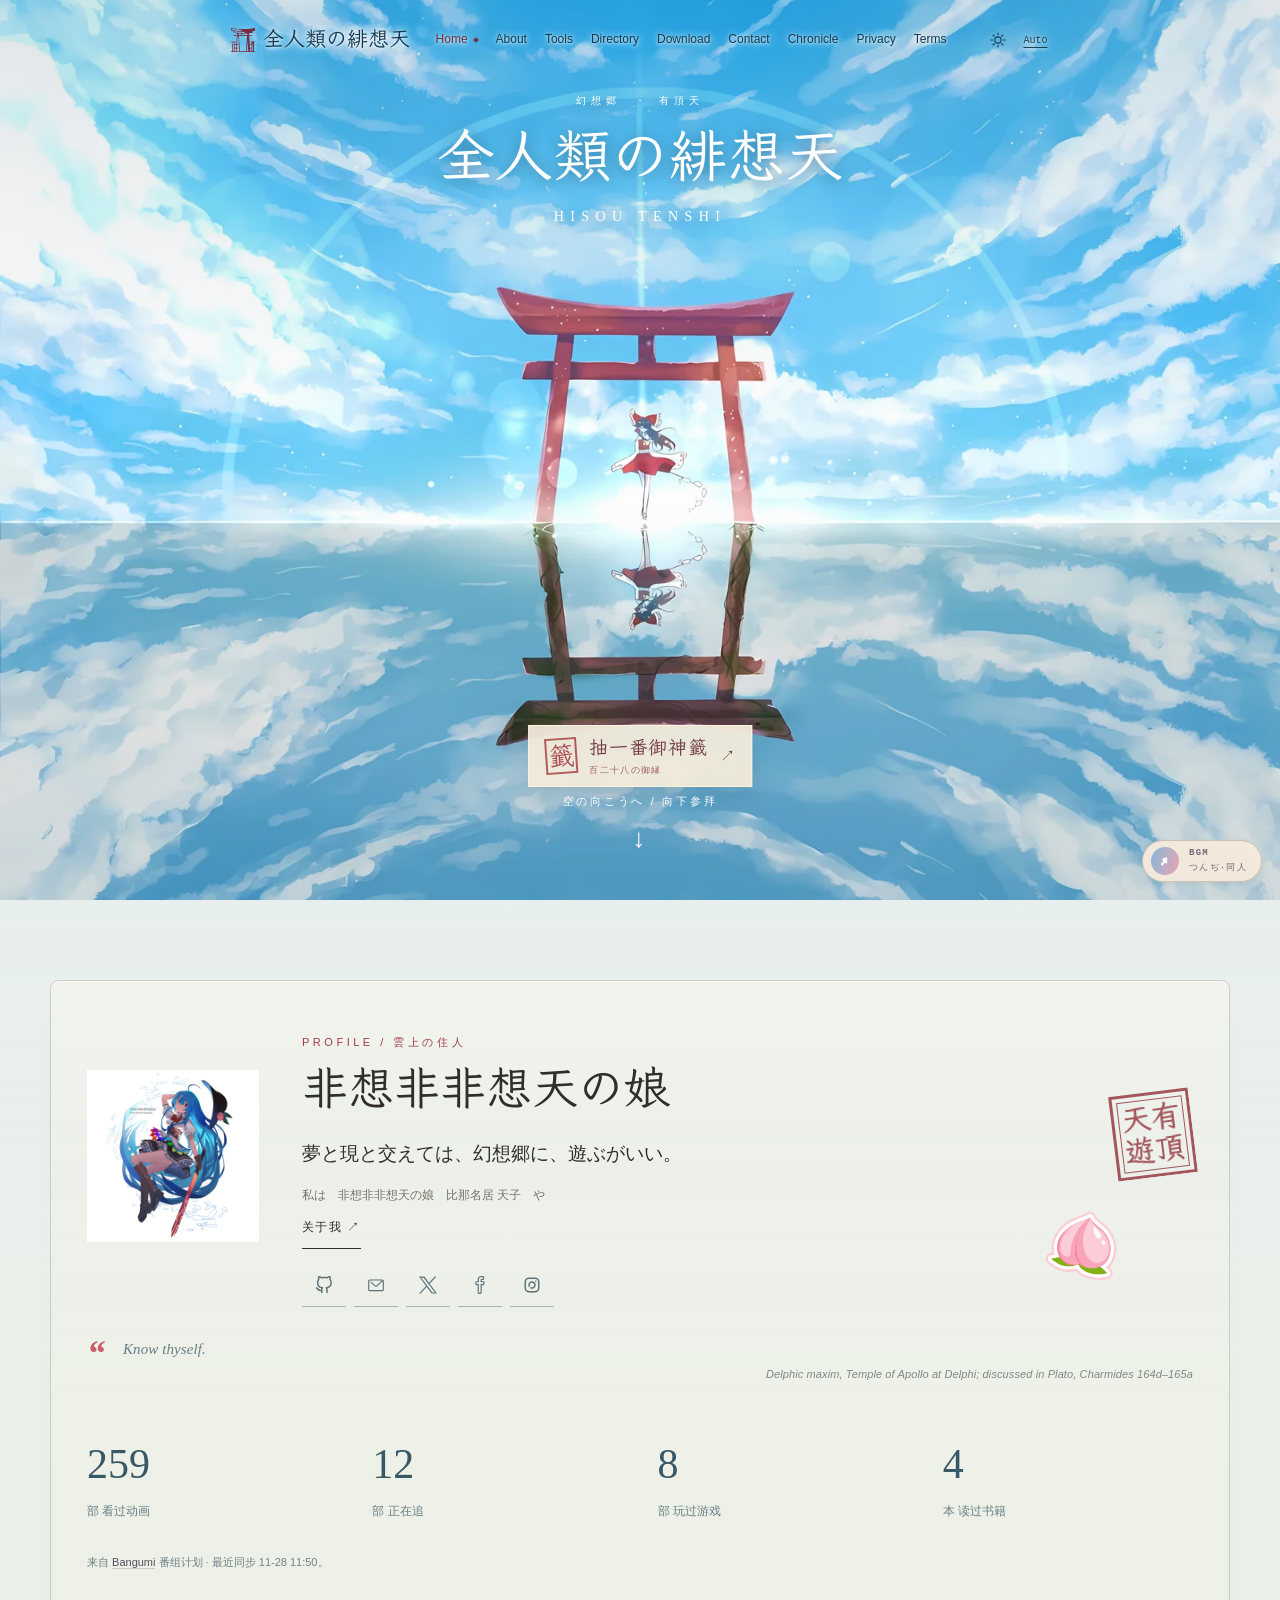
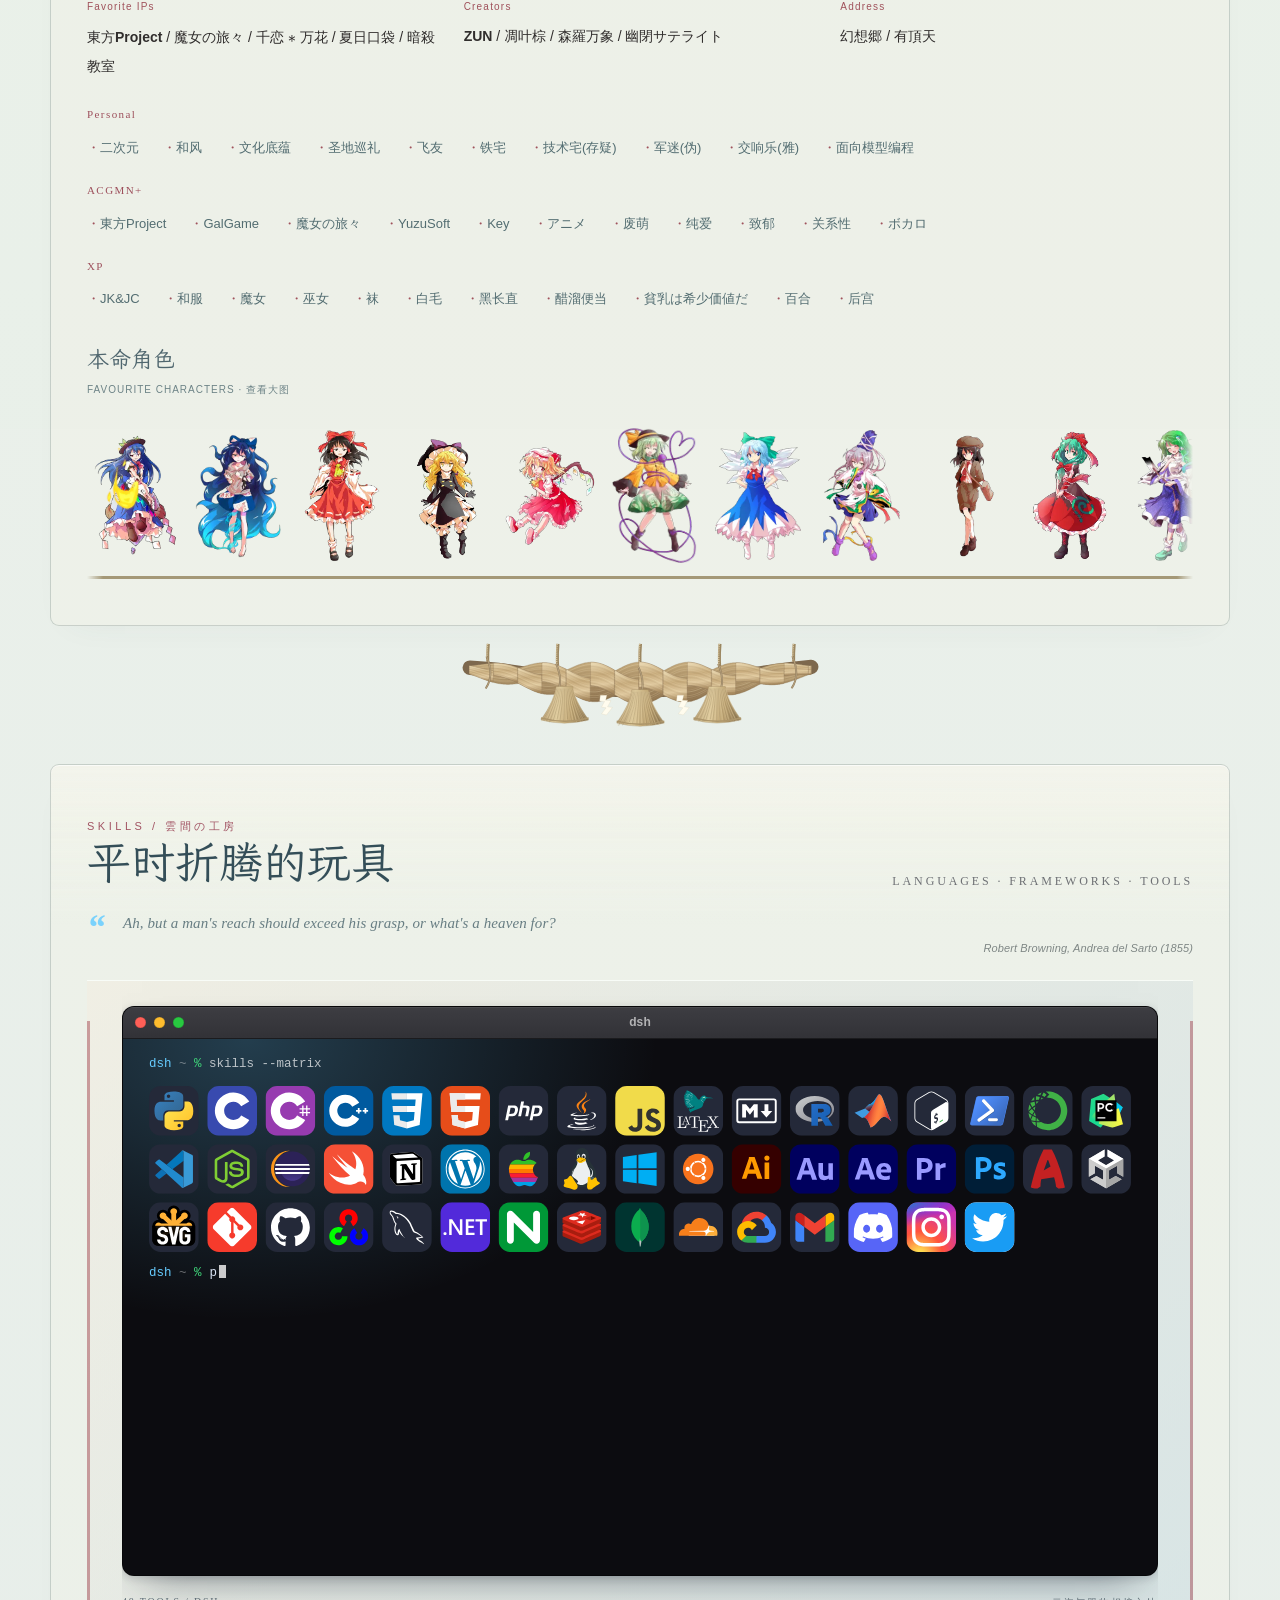
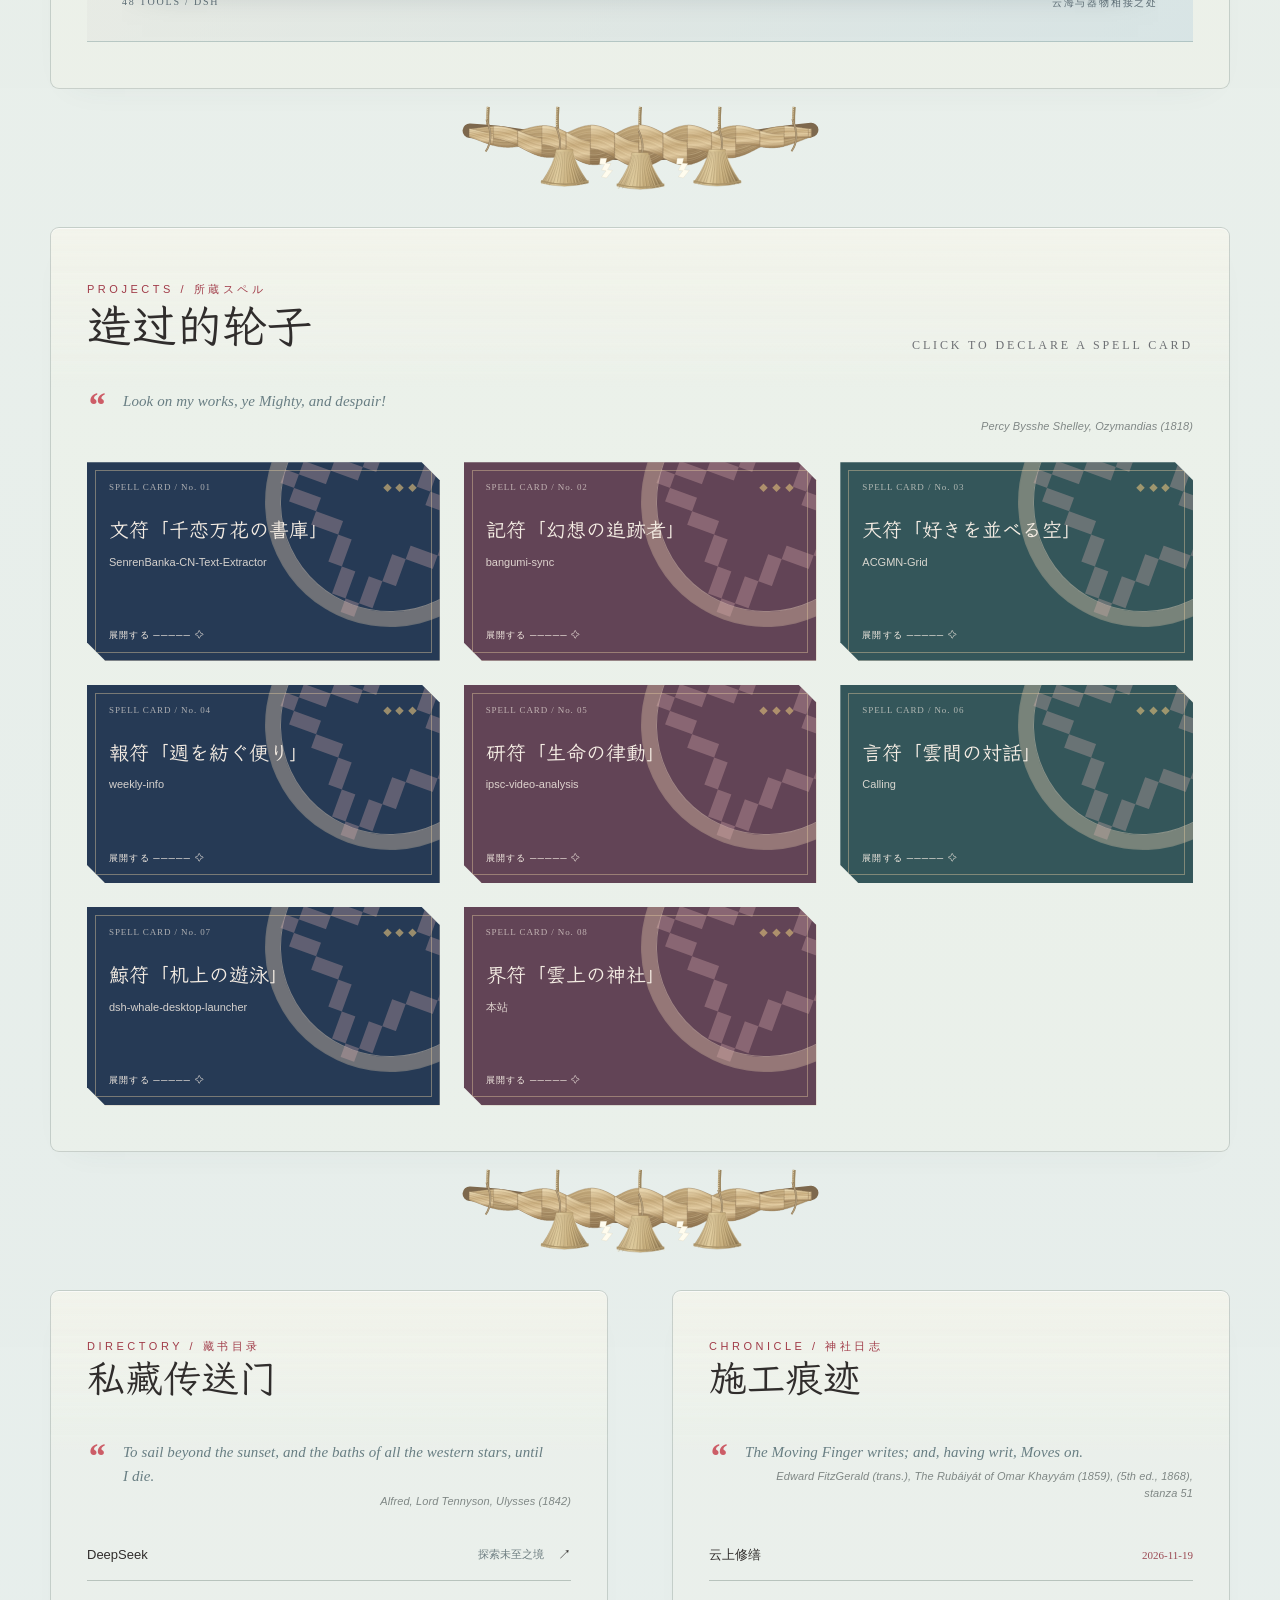
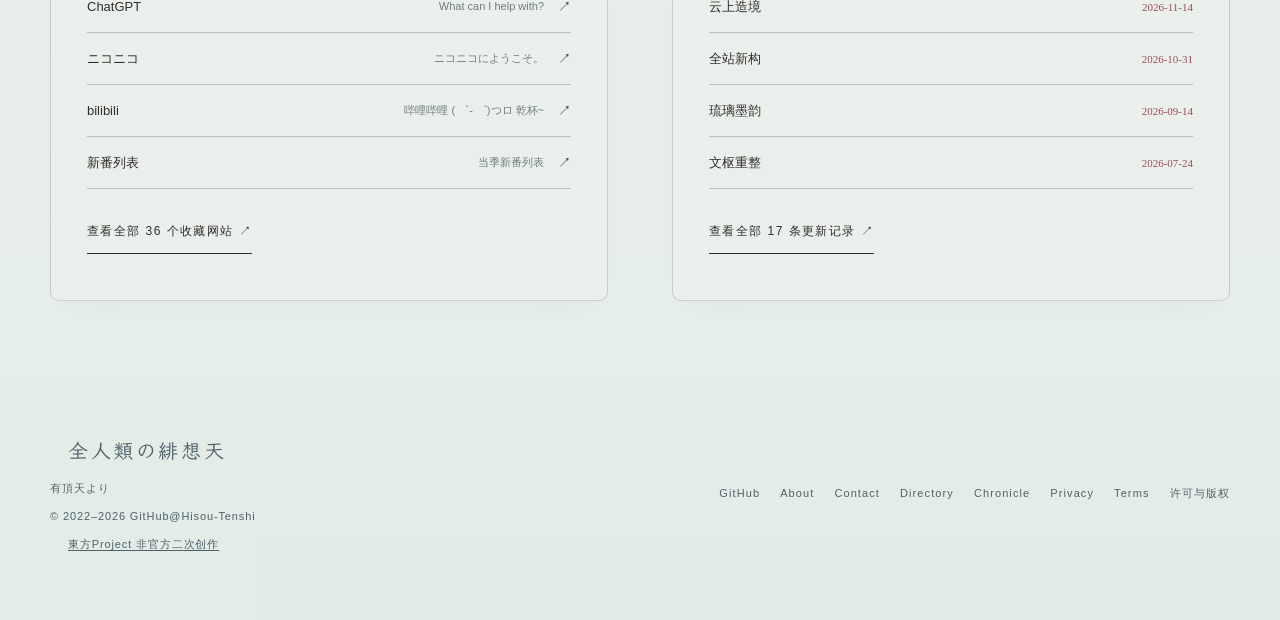
<file: index.html>
<!doctype html>
<html lang="zh-CN">
  <head>
    <meta charset="UTF-8" />
    <meta name="viewport" content="width=device-width, initial-scale=1, viewport-fit=cover" />
    <script>
      /* Runs before paint: sets theme + marks JS availability (no network). */
      (function (d) {
        var c = d.cookie,
          g = function (k) {
            var m = c.match(new RegExp(k + "=([^;]+)"));
            return m ? m[1] : null;
          };
        var mode = g("themeMode") || "auto",
          st = g("themeState") || "Light";
        var dark =
          mode === "auto"
            ? !!(
                window.matchMedia &&
                window.matchMedia("(prefers-color-scheme: dark)").matches
              )
            : st === "Dark";
        var h = d.documentElement;
        h.setAttribute("data-theme", dark ? "Dark" : "Light");
        h.className += " js";
      })(document);
    </script>
    <title>全人類の緋想天 - 夢と現と交えては、幻想郷に、遊ぶがいい</title>
    <meta name="description" content="比那名居天子的个人主页。幻想郷・有頂天。动画、游戏、技术栈、项目和常用站点。" />
    <meta name="keywords" content="緋想天,比那名居天子,東方Project,幻想郷,个人主页,ACGMN" />
    <meta name="author" content="Hisou-Tenshi" />
    <meta name="theme-color" content="#F4E9DC" media="(prefers-color-scheme: light)" />
    <meta name="theme-color" content="#172638" media="(prefers-color-scheme: dark)" />
    <meta property="og:type" content="website" />
    <meta property="og:site_name" content="全人類の緋想天" />
    <meta property="og:title" content="全人類の緋想天" />
    <meta property="og:description" content="夢と現と交えては、幻想郷に、遊ぶがいい。" />
    <meta property="og:image" content="https://avatars.githubusercontent.com/u/97383295" />
    <meta property="og:url" content="https://tenshi.qzz.io/" />
    <meta name="twitter:card" content="summary" />
    <link rel="icon" href="/static/img/opt/favicon-32.png?v=6d841c43" sizes="32x32" type="image/png" />
    <link rel="apple-touch-icon" href="/static/img/opt/favicon-180.png?v=22e44718" />
    <link rel="canonical" href="https://tenshi.qzz.io/" />
    <link rel="stylesheet" href="/static/css/root.css?v=9a7b9db8" />
    <link rel="stylesheet" href="/static/css/style.css?v=4eddfd20" />

    <link rel="preload" as="image" href="/static/img/shrine/cloud-gate-mobile.webp?v=57147f12" media="(max-width: 620px)" fetchpriority="high">
    <link rel="preload" as="image" href="/static/img/shrine/cloud-gate-1600.webp?v=135012f9" media="(min-width: 621px) and (max-width: 1600px)" fetchpriority="high">
    <link rel="preload" as="image" href="/static/img/shrine/cloud-gate-2400.webp?v=7da1ef75" media="(min-width: 1601px)" fetchpriority="high">

<link rel="preload" href="/static/fonts/shrine-hand.woff2?v=1ac1c84f" as="font" type="font/woff2" crossorigin>
<link rel="stylesheet" href="/static/css/scenes.css?v=1f3d72c2">
<link rel="stylesheet" href="/static/css/shrine-details.css?v=a88441f4">
<link rel="stylesheet" href="/static/css/finale.css?v=e0e37323">
</head>
<body class="shrine-site scene home-scene scene--home" data-page="home"><a class="skip-link" href="#main">跳到主要内容</a><div class="fixed-sky" aria-hidden="true"></div><header class="global-nav" id="nav"><a class="global-brand" href="/" aria-label="全人類の緋想天 — 首页">全人類の緋想天</a><nav id="navLinks" class="primary-links" aria-label="主导航"><a class="nav__link" href="/" data-nav-page="home" aria-current="page">Home</a><a class="nav__link" href="/about-us/" data-nav-page="about">About</a><a class="nav__link" href="/tools/" data-nav-page="tools">Tools</a><a class="nav__link" href="/sites/" data-nav-page="directory">Directory</a><a class="nav__link" href="/download/" data-nav-page="download">Download</a><a class="nav__link" href="/contact-us/" data-nav-page="contact">Contact</a><a class="nav__link" href="/changelog/" data-nav-page="chronicle">Chronicle</a><a class="nav__link" href="/privacy-policy/" data-nav-page="privacy">Privacy</a><a class="nav__link" href="/terms-and-conditions/" data-nav-page="terms">Terms</a></nav><div class="nav__tools">
          <button class="nav__icon" id="themeBtn" type="button" aria-label="切换明暗主题" title="切换明暗主题">
            <svg class="icon-sun" viewBox="0 0 24 24"><circle cx="12" cy="12" r="4.2" /><path d="M12 2.6v2.2M12 19.2v2.2M2.6 12h2.2M19.2 12h2.2M5.4 5.4l1.6 1.6M17 17l1.6 1.6M18.6 5.4L17 7M7 17l-1.6 1.6" /></svg>
            <svg class="icon-moon" viewBox="0 0 24 24"><path d="M20 14.4A8.4 8.4 0 1 1 9.6 4a6.9 6.9 0 0 0 10.4 10.4z" /></svg>
          </button>
          <button class="nav__auto" id="themeAutoBtn" type="button" title="跟随系统主题" aria-label="跟随系统主题" aria-pressed="true">Auto</button>
<button class="nav__burger" id="burger" type="button" aria-label="菜单" aria-expanded="false" aria-controls="navLinks">
            <span></span>
            <span></span>
            <span></span>
          </button>
        </div></header><main id="main"><section class="hero-v2" id="entrance" aria-labelledby="heroTitle"><div class="hero-title"><div class="eyebrow hero-sky-label"><span>幻想郷</span><span class="hero-axis-dot">・</span><span>有頂天</span></div><h1 id="heroTitle">全人類の緋想天</h1><p>HISOU TENSHI</p><button class="hero-oracle" type="button" data-fortune aria-label="抽取一番御神籤"><span class="hero-oracle-seal" aria-hidden="true">籤</span><span><strong>抽一番御神籤</strong><small>百二十八の御縁</small></span><span aria-hidden="true">↗</span></button></div><a class="hero-bottom" href="#profile">空の向こうへ / 向下参拜</a></section><div class="home-upper"><section class="home-profile wrap" id="profile" aria-labelledby="s-profile" data-chapter="profile"><div class="profile-open"><img class="profile-portrait" src="/static/img/opt/avatar-768.webp?v=d9649610" width="768" height="768" alt="比那名居天子" loading="lazy"><div><span class="eyebrow red">PROFILE / 雲上の住人</span><h2 id="s-profile">非想非非想天の娘</h2><p class="quote">夢と現と交えては、幻想郷に、遊ぶがいい。</p><p class="small muted">私は　非想非非想天の娘　<b>比那名居 天子</b>　や</p><a class="text-action" href="/about-us/">关于我 ↗</a><div class="profile__social">
<a aria-label="GitHub" class="social" href="https://github.com/Hisou-Tenshi" rel="noopener" target="_blank" title="GitHub">
<svg aria-hidden="true" viewbox="0 0 1024 1024"><path d="M682.215454 981.446137c-25.532318 0-42.553863-17.021545-42.553864-42.553864v-165.960067c4.255386-34.043091-8.510773-59.575409-29.787704-80.852341-12.766159-12.766159-17.021545-29.787704-8.510773-42.553864 4.255386-17.021545 21.276932-25.532318 34.043091-29.787704 123.406204-12.766159 238.301635-55.320023 238.301635-255.323181 0-46.80925-17.021545-93.6185-51.064636-131.916976-12.766159-12.766159-12.766159-29.787704-8.510772-42.553864 12.766159-34.043091 12.766159-68.086182 4.255386-102.129272-21.276932 4.255386-55.320023 17.021545-110.640045 55.320022-8.510773 8.510773-21.276932 8.510773-34.043091 4.255387-89.363113-25.532318-187.236999-25.532318-276.600112 0-12.766159 4.255386-25.532318 4.255386-38.298477-4.255387C307.741455 104.836549 269.442978 92.07039 248.166047 87.815004c-8.510773 34.043091-8.510773 68.086182 4.255386 102.129272 4.255386 17.021545 4.255386 34.043091-8.510773 42.553864-34.043091 38.298477-51.064636 85.107727-51.064636 131.916976 0 200.003158 114.895431 242.557022 238.301635 255.323181 17.021545 0 29.787704 12.766159 34.043091 29.787704 4.255386 17.021545 0 34.043091-8.510773 42.553864-21.276932 21.276932-29.787704 46.80925-29.787704 76.596954v165.960068c0 25.532318-17.021545 42.553863-42.553863 42.553863s-42.553863-17.021545-42.553864-42.553863v-72.341568c-127.66159 21.276932-182.981613-51.064636-221.28009-97.873886-17.021545-21.276932-29.787704-38.298477-46.80925-42.553864-21.276932-4.255386-38.298477-29.787704-29.787704-51.064636 4.255386-21.276932 29.787704-38.298477 51.064636-29.787704 42.553863 12.766159 68.086182 42.553863 93.6185 72.341568 34.043091 46.80925 63.830795 80.852341 153.193908 63.830795v-4.255386c0-25.532318 4.255386-55.320023 12.766159-76.596955-119.150818-25.532318-246.812408-102.129272-246.812408-327.664748 0-63.830795 21.276932-123.406204 59.575409-170.215454-17.021545-59.575409-12.766159-114.895431 12.766159-170.215454 4.255386-12.766159 12.766159-21.276932 25.532318-25.532318 17.021545-4.255386 72.341568-12.766159 187.236999 59.575409 93.6185-21.276932 191.492386-21.276932 280.855499 0 110.640045-72.341568 170.215454-63.830795 187.236999-59.575409 12.766159 4.255386 21.276932 12.766159 25.532319 25.532318 21.276932 55.320023 25.532318 110.640045 12.766159 165.960067 38.298477 46.80925 59.575409 106.384659 59.575408 170.215454 0 242.557022-144.683136 306.387817-246.812408 331.920135 8.510773 25.532318 12.766159 55.320023 12.766159 80.852341V938.892273c0 25.532318-17.021545 42.553863-42.553863 42.553864z"></path></svg>
</a>
<a aria-label="Mail" class="social" href="mailto:shameimaru.ayaaya@gmail.com" rel="noopener" target="_blank" title="Mail">
<svg aria-hidden="true" viewbox="0 0 1024 1024"><path d="M858.656 192 165.344 192C109.472 192 64 237.44 64 293.312l0 469.376C64 818.56 109.472 864 165.344 864l693.312 0C914.528 864 960 818.56 960 762.688L960 293.312C960 237.44 914.528 192 858.656 192zM858.656 800 165.344 800C144.736 800 128 783.264 128 762.688L128 293.312C128 272.736 144.736 256 165.344 256l684.544 0-307.488 279.808c-14.592 14.56-38.272 14.528-54.752-1.792l-244.256-206.752C229.856 315.84 209.664 317.504 198.272 331.008c-11.424 13.472-9.76 33.664 3.744 45.088l242.304 204.96c19.904 19.904 46.048 29.792 72.032 29.792 25.632 0 51.136-9.632 70.176-28.736L896 300.544l0 462.144C896 783.264 879.264 800 858.656 800z"></path></svg>
</a>
<a aria-label="X" class="social" href="https://x.com/__MasterSpark__" rel="noopener" target="_blank" title="X">
<svg aria-hidden="true" viewbox="0 0 1088 1024"><path d="M647.488 433.344L1052.544 0h-96L604.864 376.32 323.968 0H0l424.768 568.96L0 1023.552h96l371.392-397.44 296.64 397.44H1088l-440.512-590.08zM516.032 574.08l-43.008-56.64-342.4-450.88h147.392l276.352 363.904 43.008 56.64L956.608 960h-147.456l-293.12-385.92z"></path></svg>
</a>
<a aria-label="Facebook" class="social" href="https://www.facebook.com/share/18ScAECBgU/?mibextid=wwXIfr" rel="noopener" target="_blank" title="Facebook">
<svg aria-hidden="true" viewbox="0 0 1024 1024"><path d="M764.276115 324.243956a66.170784 66.170784 0 0 0-52.936627-26.468313H610.429042v-66.170785h66.170784a66.170784 66.170784 0 0 0 66.170784-66.170784V66.177898a66.170784 66.170784 0 0 0-66.170784-66.170785h-92.639098a226.800363 226.800363 0 0 0-114.144603 29.776853C428.459385 54.59801 378.831297 105.880368 378.831297 208.445084v87.676289H312.660512a60.049987 60.049987 0 0 0-46.319549 19.851235A73.118717 73.118717 0 0 0 246.489728 362.292157v99.256177a66.170784 66.170784 0 0 0 66.170784 66.170784h66.170785v430.110098a66.170784 66.170784 0 0 0 66.170784 66.170784h99.256176a66.170784 66.170784 0 0 0 66.170785-66.170784v-430.110098h77.750671a66.170784 66.170784 0 0 0 62.862245-47.973819l23.159775-99.256176a58.561144 58.561144 0 0 0-9.925618-56.245167z m-76.096402 137.304378H544.258257v496.280882h-99.256176v-496.280882H312.660512v-99.256177h132.341569v-153.847073C445.002081 74.449246 557.492414 66.177898 583.960728 66.177898H676.599826v99.256176h-86.02202c-47.973819 0-46.319549 39.702471-46.319549 39.702471v157.155612h167.081231z"></path></svg>
</a>
<a aria-label="Instagram" class="social" href="https://www.instagram.com/shikikamiyama/profilecard/?igsh=MWFnZWVmZHJpeDN2aQ==" rel="noopener" target="_blank" title="Instagram">
<svg aria-hidden="true" viewbox="0 0 1024 1024"><path d="M725.333333 341.333333a42.666667 42.666667 0 1 1 0-85.333333 42.666667 42.666667 0 0 1 0 85.333333zM341.333333 170.666667a170.666667 170.666667 0 0 0-170.666666 170.666666v341.333334a170.666667 170.666667 0 0 0 170.666666 170.666666h341.333334a170.666667 170.666667 0 0 0 170.666666-170.666666V341.333333a170.666667 170.666667 0 0 0-170.666666-170.666666H341.333333z m0-85.333334h341.333334a256 256 0 0 1 256 256v341.333334a256 256 0 0 1-256 256H341.333333a256 256 0 0 1-256-256V341.333333a256 256 0 0 1 256-256z m90.88 624.554667a42.666667 42.666667 0 0 1 31.957334-79.104 128 128 0 1 0-70.869334-70.826667 42.666667 42.666667 0 1 1-79.104 32 213.333333 213.333333 0 1 1 118.058667 117.930667z"></path></svg>
</a>
</div></div><span class="margin-stamp" aria-label="有頂天遊"><span>有</span><span>頂</span><span>天</span><span>遊</span></span></div><blockquote class="epigraph epigraph--stack epigraph--section">
<p class="epigraph__text">Know thyself.</p>
<p class="epigraph__cite">Delphic maxim, Temple of Apollo at Delphi; discussed in Plato, <i>Charmides</i> 164d–165a</p>
</blockquote><div class="stats open-stats" data-rv="" style="--rv-d: 0.06s">
<div class="stat">
<span class="stat__num" data-stat="anime">250</span>
<span class="stat__label">部 看过动画</span>
</div>
<div class="stat">
<span class="stat__num" data-stat="anime-doing">15</span>
<span class="stat__label">部 正在追</span>
</div>
<div class="stat">
<span class="stat__num" data-stat="game">8</span>
<span class="stat__label">部 玩过游戏</span>
</div>
<div class="stat">
<span class="stat__num" data-stat="book">4</span>
<span class="stat__label">本 读过书籍</span>
</div>
</div><p class="stats__note">来自 <a href="https://bgm.tv/user/1009342" target="_blank" rel="noopener">Bangumi</a> 番组计划<span data-stat-updated></span>。</p><div class="fields" data-rv="" style="--rv-d: 0.12s">
<div class="field">
<span class="field__k">Favorite IPs</span>
<span class="field__v"><b>東方Project</b> / 魔女の旅々 / 千恋<span class="star">＊</span>万花 / 夏日口袋 / 暗殺教室</span>
</div>
<div class="field">
<span class="field__k">Creators</span>
<span class="field__v"><b>ZUN</b> / 凋叶棕 / 森羅万象 / 幽閉サテライト</span>
</div>
<div class="field">
<span class="field__k">Address</span>
<span class="field__v">幻想郷 / 有頂天</span>
</div>
</div><div class="profile-tags"><div class="tag-group">
<div class="tag-group__head">Personal</div>
<div class="chips ema-rack">
<span class="chip">二次元</span>
<span class="chip">和风</span>
<span class="chip">文化底蕴</span>
<span class="chip">圣地巡礼</span>
<span class="chip">飞友</span>
<span class="chip">铁宅</span>
<span class="chip">技术宅(存疑)</span>
<span class="chip">军迷(伪)</span>
<span class="chip">交响乐(雅)</span>
<span class="chip">面向模型编程</span>
</div>
</div><div class="tag-group">
<div class="tag-group__head">ACGMN+</div>
<div class="chips ema-rack">
<span class="chip">東方Project</span>
<span class="chip">GalGame</span>
<span class="chip">魔女の旅々</span>
<span class="chip">YuzuSoft</span>
<span class="chip">Key</span>
<span class="chip">アニメ</span>
<span class="chip">废萌</span>
<span class="chip">纯爱</span>
<span class="chip">致郁</span>
<span class="chip">关系性</span>
<span class="chip">ボカロ</span>
</div>
</div><div class="tag-group">
<div class="tag-group__head">XP</div>
<div class="chips ema-rack">
<span class="chip">JK&amp;JC</span>
<span class="chip">和服</span>
<span class="chip">魔女</span>
<span class="chip">巫女</span>
<span class="chip">袜</span>
<span class="chip">白毛</span>
<span class="chip">黑长直</span>
<span class="chip">醋溜便当</span>
<span class="chip">貧乳は希少価値だ</span>
<span class="chip">百合</span>
<span class="chip">后宫</span>
</div>
</div></div><p class="collection-label">本命角色 <span>FAVOURITE CHARACTERS · 查看大图</span></p><div aria-label="本命角色" class="strip" data-rv="mask" role="list">
<div class="strip__track">
<figure class="strip__item" data-full="/static/img/opt/th/lg/th01.webp?v=f8775b06" data-name="比那名居天子" data-orig="https://github.com/Hisou-Tenshi/Hisou-Tenshi.github.io/releases/download/assets-v1/th01-original.png" role="listitem">
<button aria-label="查看比那名居天子的大图" class="strip__open" type="button"><img alt="比那名居天子" decoding="async" height="450" loading="lazy" src="/static/img/opt/th/th01.webp?v=74ab0e5c" width="300"/></button>
<figcaption class="strip__name">比那名居天子</figcaption>
</figure>
<figure class="strip__item" data-full="/static/img/opt/th/lg/th02.webp?v=4a067d61" data-name="依神紫苑" data-orig="https://github.com/Hisou-Tenshi/Hisou-Tenshi.github.io/releases/download/assets-v1/th02-original.png" role="listitem">
<button aria-label="查看依神紫苑的大图" class="strip__open" type="button"><img alt="依神紫苑" decoding="async" height="450" loading="lazy" src="/static/img/opt/th/th02.webp?v=fa9b0fc0" width="300"/></button>
<figcaption class="strip__name">依神紫苑</figcaption>
</figure>
<figure class="strip__item" data-full="/static/img/opt/th/lg/th03.webp?v=f27efeb4" data-name="博麗霊夢" data-orig="https://github.com/Hisou-Tenshi/Hisou-Tenshi.github.io/releases/download/assets-v1/th03-original.png" role="listitem">
<button aria-label="查看博麗霊夢的大图" class="strip__open" type="button"><img alt="博麗霊夢" decoding="async" height="450" loading="lazy" src="/static/img/opt/th/th03.webp?v=7742676a" width="300"/></button>
<figcaption class="strip__name">博麗霊夢</figcaption>
</figure>
<figure class="strip__item" data-full="/static/img/opt/th/lg/th04.webp?v=97a0bbc8" data-name="霧雨魔理沙" data-orig="https://github.com/Hisou-Tenshi/Hisou-Tenshi.github.io/releases/download/assets-v1/th04-original.png" role="listitem">
<button aria-label="查看霧雨魔理沙的大图" class="strip__open" type="button"><img alt="霧雨魔理沙" decoding="async" height="450" loading="lazy" src="/static/img/opt/th/th04.webp?v=eb4f457a" width="300"/></button>
<figcaption class="strip__name">霧雨魔理沙</figcaption>
</figure>
<figure class="strip__item" data-full="/static/img/opt/th/lg/th05.webp?v=0c52b54b" data-name="芙兰朵露·斯卡蕾特" data-orig="https://github.com/Hisou-Tenshi/Hisou-Tenshi.github.io/releases/download/assets-v1/th05-original.png" role="listitem">
<button aria-label="查看芙兰朵露·斯卡蕾特的大图" class="strip__open" type="button"><img alt="芙兰朵露·斯卡蕾特" decoding="async" height="450" loading="lazy" src="/static/img/opt/th/th05.webp?v=13a39c8b" width="300"/></button>
<figcaption class="strip__name">芙兰朵露·斯卡蕾特</figcaption>
</figure>
<figure class="strip__item" data-full="/static/img/opt/th/lg/th06.webp?v=c8165f22" data-name="古明地恋" data-orig="https://github.com/Hisou-Tenshi/Hisou-Tenshi.github.io/releases/download/assets-v1/th06-original.png" role="listitem">
<button aria-label="查看古明地恋的大图" class="strip__open" type="button"><img alt="古明地恋" decoding="async" height="450" loading="lazy" src="/static/img/opt/th/th06.webp?v=fbed0b38" width="300"/></button>
<figcaption class="strip__name">古明地恋</figcaption>
</figure>
<figure class="strip__item" data-full="/static/img/opt/th/lg/th07.webp?v=12033ef0" data-name="琪露诺" data-orig="https://github.com/Hisou-Tenshi/Hisou-Tenshi.github.io/releases/download/assets-v1/th07-original.png" role="listitem">
<button aria-label="查看琪露诺的大图" class="strip__open" type="button"><img alt="琪露诺" decoding="async" height="450" loading="lazy" src="/static/img/opt/th/th07.webp?v=acdf07a1" width="300"/></button>
<figcaption class="strip__name">琪露诺</figcaption>
</figure>
<figure class="strip__item" data-full="/static/img/opt/th/lg/th08.webp?v=dc287e36" data-name="物部布都" data-orig="https://github.com/Hisou-Tenshi/Hisou-Tenshi.github.io/releases/download/assets-v1/th08-original.png" role="listitem">
<button aria-label="查看物部布都的大图" class="strip__open" type="button"><img alt="物部布都" decoding="async" height="450" loading="lazy" src="/static/img/opt/th/th08.webp?v=334d7379" width="300"/></button>
<figcaption class="strip__name">物部布都</figcaption>
</figure>
<figure class="strip__item" data-full="/static/img/opt/th/lg/th09.webp?v=855057f0" data-name="射命丸文" data-orig="https://github.com/Hisou-Tenshi/Hisou-Tenshi.github.io/releases/download/assets-v1/th09-original.png" role="listitem">
<button aria-label="查看射命丸文的大图" class="strip__open" type="button"><img alt="射命丸文" data-src="/static/img/opt/th/th09.webp?v=8428fd00" decoding="async" height="450" width="300"/></button>
<figcaption class="strip__name">射命丸文</figcaption>
</figure>
<figure class="strip__item" data-full="/static/img/opt/th/lg/th10.webp?v=98d707e0" data-name="鍵山雛" data-orig="https://github.com/Hisou-Tenshi/Hisou-Tenshi.github.io/releases/download/assets-v1/th10-original.png" role="listitem">
<button aria-label="查看鍵山雛的大图" class="strip__open" type="button"><img alt="鍵山雛" data-src="/static/img/opt/th/th10.webp?v=ca22ae2c" decoding="async" height="450" width="300"/></button>
<figcaption class="strip__name">鍵山雛</figcaption>
</figure>
<figure class="strip__item" data-full="/static/img/opt/th/lg/th11.webp?v=ef57a1ce" data-name="東風谷早苗" data-orig="https://github.com/Hisou-Tenshi/Hisou-Tenshi.github.io/releases/download/assets-v1/th11-original.png" role="listitem">
<button aria-label="查看東風谷早苗的大图" class="strip__open" type="button"><img alt="東風谷早苗" data-src="/static/img/opt/th/th11.webp?v=73f1615c" decoding="async" height="450" width="300"/></button>
<figcaption class="strip__name">東風谷早苗</figcaption>
</figure>
<figure class="strip__item" data-full="/static/img/opt/th/lg/th12.webp?v=1b2a15aa" data-name="洩矢諏訪子" data-orig="https://github.com/Hisou-Tenshi/Hisou-Tenshi.github.io/releases/download/assets-v1/th12-original.png" role="listitem">
<button aria-label="查看洩矢諏訪子的大图" class="strip__open" type="button"><img alt="洩矢諏訪子" data-src="/static/img/opt/th/th12.webp?v=8b207607" decoding="async" height="450" width="300"/></button>
<figcaption class="strip__name">洩矢諏訪子</figcaption>
</figure>
<figure class="strip__item" data-full="/static/img/opt/th/lg/th13.webp?v=6e9558c2" data-name="永江衣玖" data-orig="https://github.com/Hisou-Tenshi/Hisou-Tenshi.github.io/releases/download/assets-v1/th13-original.png" role="listitem">
<button aria-label="查看永江衣玖的大图" class="strip__open" type="button"><img alt="永江衣玖" data-src="/static/img/opt/th/th13.webp?v=9ad6a848" decoding="async" height="450" width="300"/></button>
<figcaption class="strip__name">永江衣玖</figcaption>
</figure>
<figure class="strip__item" data-full="/static/img/opt/th/lg/th14.webp?v=ac1fed65" data-name="魂魄妖夢" data-orig="https://github.com/Hisou-Tenshi/Hisou-Tenshi.github.io/releases/download/assets-v1/th14-original.png" role="listitem">
<button aria-label="查看魂魄妖夢的大图" class="strip__open" type="button"><img alt="魂魄妖夢" data-src="/static/img/opt/th/th14.webp?v=674163b6" decoding="async" height="450" width="300"/></button>
<figcaption class="strip__name">魂魄妖夢</figcaption>
</figure>
<figure class="strip__item" data-full="/static/img/opt/th/lg/th15.webp?v=23fe7374" data-name="伊吹萃香" data-orig="https://github.com/Hisou-Tenshi/Hisou-Tenshi.github.io/releases/download/assets-v1/th15-original.png" role="listitem">
<button aria-label="查看伊吹萃香的大图" class="strip__open" type="button"><img alt="伊吹萃香" data-src="/static/img/opt/th/th15.webp?v=c7ae2a57" decoding="async" height="450" width="300"/></button>
<figcaption class="strip__name">伊吹萃香</figcaption>
</figure>
<figure class="strip__item" data-full="/static/img/opt/th/lg/th16.webp?v=48c72edf" data-name="爱丽丝·玛格特洛依德＆上海蓬莱" data-orig="https://github.com/Hisou-Tenshi/Hisou-Tenshi.github.io/releases/download/assets-v1/th16-original.png" role="listitem">
<button aria-label="查看爱丽丝·玛格特洛依德＆上海蓬莱的大图" class="strip__open" type="button"><img alt="爱丽丝·玛格特洛依德＆上海蓬莱" data-src="/static/img/opt/th/th16.webp?v=66efa8ed" decoding="async" height="450" width="300"/></button>
<figcaption class="strip__name">爱丽丝·玛格特洛依德＆上海蓬莱</figcaption>
</figure>
<figure class="strip__item" data-full="/static/img/opt/th/lg/th17.webp?v=f2a8572e" data-name="十六夜咲夜" data-orig="https://github.com/Hisou-Tenshi/Hisou-Tenshi.github.io/releases/download/assets-v1/th17-original.png" role="listitem">
<button aria-label="查看十六夜咲夜的大图" class="strip__open" type="button"><img alt="十六夜咲夜" data-src="/static/img/opt/th/th17.webp?v=4cee56d3" decoding="async" height="450" width="300"/></button>
<figcaption class="strip__name">十六夜咲夜</figcaption>
</figure>
<figure class="strip__item" data-full="/static/img/opt/th/lg/th18.webp?v=abed8047" data-name="秦心" data-orig="https://github.com/Hisou-Tenshi/Hisou-Tenshi.github.io/releases/download/assets-v1/th18-original.png" role="listitem">
<button aria-label="查看秦心的大图" class="strip__open" type="button"><img alt="秦心" data-src="/static/img/opt/th/th18.webp?v=c2475fa0" decoding="async" height="450" width="300"/></button>
<figcaption class="strip__name">秦心</figcaption>
</figure>
<figure class="strip__item" data-full="/static/img/opt/th/lg/th19.webp?v=a8071098" data-name="米斯蒂娅·萝蕾拉" data-orig="https://github.com/Hisou-Tenshi/Hisou-Tenshi.github.io/releases/download/assets-v1/th19-original.png" role="listitem">
<button aria-label="查看米斯蒂娅·萝蕾拉的大图" class="strip__open" type="button"><img alt="米斯蒂娅·萝蕾拉" data-src="/static/img/opt/th/th19.webp?v=338b3767" decoding="async" height="450" width="300"/></button>
<figcaption class="strip__name">米斯蒂娅·萝蕾拉</figcaption>
</figure>
<figure class="strip__item" data-full="/static/img/opt/th/lg/th20.webp?v=eacda136" data-name="多多良小伞" data-orig="https://github.com/Hisou-Tenshi/Hisou-Tenshi.github.io/releases/download/assets-v1/th20-original.png" role="listitem">
<button aria-label="查看多多良小伞的大图" class="strip__open" type="button"><img alt="多多良小伞" data-src="/static/img/opt/th/th20.webp?v=37b1e578" decoding="async" height="450" width="300"/></button>
<figcaption class="strip__name">多多良小伞</figcaption>
</figure>
<figure class="strip__item" data-full="/static/img/opt/th/lg/th21.webp?v=57e15216" data-name="四季映姬·夜摩仙那度" data-orig="https://github.com/Hisou-Tenshi/Hisou-Tenshi.github.io/releases/download/assets-v1/th21-original.png" role="listitem">
<button aria-label="查看四季映姬·夜摩仙那度的大图" class="strip__open" type="button"><img alt="四季映姬·夜摩仙那度" data-src="/static/img/opt/th/th21.webp?v=0a332890" decoding="async" height="450" width="300"/></button>
<figcaption class="strip__name">四季映姬·夜摩仙那度</figcaption>
</figure>
<figure class="strip__item" data-full="/static/img/opt/th/lg/th22.webp?v=cc3f56d1" data-name="稗田阿求" data-orig="https://github.com/Hisou-Tenshi/Hisou-Tenshi.github.io/releases/download/assets-v1/th22-original.png" role="listitem">
<button aria-label="查看稗田阿求的大图" class="strip__open" type="button"><img alt="稗田阿求" data-src="/static/img/opt/th/th22.webp?v=ba32b57f" decoding="async" height="450" width="300"/></button>
<figcaption class="strip__name">稗田阿求</figcaption>
</figure>
<figure class="strip__item" data-full="/static/img/opt/th/lg/th23.webp?v=1e8f85f1" data-name="本居小鈴" data-orig="https://github.com/Hisou-Tenshi/Hisou-Tenshi.github.io/releases/download/assets-v1/th23-original.png" role="listitem">
<button aria-label="查看本居小鈴的大图" class="strip__open" type="button"><img alt="本居小鈴" data-src="/static/img/opt/th/th23.webp?v=340a7ff4" decoding="async" height="450" width="300"/></button>
<figcaption class="strip__name">本居小鈴</figcaption>
</figure>
<figure class="strip__item" data-full="/static/img/opt/th/lg/th24.webp?v=9b3549ca" data-name="冴月麟" data-orig="https://github.com/Hisou-Tenshi/Hisou-Tenshi.github.io/releases/download/assets-v1/th24-original.png" role="listitem">
<button aria-label="查看冴月麟的大图" class="strip__open" type="button"><img alt="冴月麟" data-src="/static/img/opt/th/th24.webp?v=eb5e8dbd" decoding="async" height="450" width="300"/></button>
<figcaption class="strip__name">冴月麟</figcaption>
</figure>
<figure aria-hidden="true" class="strip__item" data-full="/static/img/opt/th/lg/th01.webp?v=f8775b06" data-orig="https://github.com/Hisou-Tenshi/Hisou-Tenshi.github.io/releases/download/assets-v1/th01-original.png" data-name="比那名居天子">
<button aria-label="查看比那名居天子的大图" class="strip__open" tabindex="-1" type="button"><img alt="" data-src="/static/img/opt/th/th01.webp?v=74ab0e5c" decoding="async" height="450" width="300"/></button>
<figcaption class="strip__name">比那名居天子</figcaption>
</figure>
<figure aria-hidden="true" class="strip__item" data-full="/static/img/opt/th/lg/th02.webp?v=4a067d61" data-orig="https://github.com/Hisou-Tenshi/Hisou-Tenshi.github.io/releases/download/assets-v1/th02-original.png" data-name="依神紫苑">
<button aria-label="查看依神紫苑的大图" class="strip__open" tabindex="-1" type="button"><img alt="" data-src="/static/img/opt/th/th02.webp?v=fa9b0fc0" decoding="async" height="450" width="300"/></button>
<figcaption class="strip__name">依神紫苑</figcaption>
</figure>
<figure aria-hidden="true" class="strip__item" data-full="/static/img/opt/th/lg/th03.webp?v=f27efeb4" data-orig="https://github.com/Hisou-Tenshi/Hisou-Tenshi.github.io/releases/download/assets-v1/th03-original.png" data-name="博麗霊夢">
<button aria-label="查看博麗霊夢的大图" class="strip__open" tabindex="-1" type="button"><img alt="" data-src="/static/img/opt/th/th03.webp?v=7742676a" decoding="async" height="450" width="300"/></button>
<figcaption class="strip__name">博麗霊夢</figcaption>
</figure>
<figure aria-hidden="true" class="strip__item" data-full="/static/img/opt/th/lg/th04.webp?v=97a0bbc8" data-orig="https://github.com/Hisou-Tenshi/Hisou-Tenshi.github.io/releases/download/assets-v1/th04-original.png" data-name="霧雨魔理沙">
<button aria-label="查看霧雨魔理沙的大图" class="strip__open" tabindex="-1" type="button"><img alt="" data-src="/static/img/opt/th/th04.webp?v=eb4f457a" decoding="async" height="450" width="300"/></button>
<figcaption class="strip__name">霧雨魔理沙</figcaption>
</figure>
<figure aria-hidden="true" class="strip__item" data-full="/static/img/opt/th/lg/th05.webp?v=0c52b54b" data-orig="https://github.com/Hisou-Tenshi/Hisou-Tenshi.github.io/releases/download/assets-v1/th05-original.png" data-name="芙兰朵露·斯卡蕾特">
<button aria-label="查看芙兰朵露·斯卡蕾特的大图" class="strip__open" tabindex="-1" type="button"><img alt="" data-src="/static/img/opt/th/th05.webp?v=13a39c8b" decoding="async" height="450" width="300"/></button>
<figcaption class="strip__name">芙兰朵露·斯卡蕾特</figcaption>
</figure>
<figure aria-hidden="true" class="strip__item" data-full="/static/img/opt/th/lg/th06.webp?v=c8165f22" data-orig="https://github.com/Hisou-Tenshi/Hisou-Tenshi.github.io/releases/download/assets-v1/th06-original.png" data-name="古明地恋">
<button aria-label="查看古明地恋的大图" class="strip__open" tabindex="-1" type="button"><img alt="" data-src="/static/img/opt/th/th06.webp?v=fbed0b38" decoding="async" height="450" width="300"/></button>
<figcaption class="strip__name">古明地恋</figcaption>
</figure>
<figure aria-hidden="true" class="strip__item" data-full="/static/img/opt/th/lg/th07.webp?v=12033ef0" data-orig="https://github.com/Hisou-Tenshi/Hisou-Tenshi.github.io/releases/download/assets-v1/th07-original.png" data-name="琪露诺">
<button aria-label="查看琪露诺的大图" class="strip__open" tabindex="-1" type="button"><img alt="" data-src="/static/img/opt/th/th07.webp?v=acdf07a1" decoding="async" height="450" width="300"/></button>
<figcaption class="strip__name">琪露诺</figcaption>
</figure>
<figure aria-hidden="true" class="strip__item" data-full="/static/img/opt/th/lg/th08.webp?v=dc287e36" data-orig="https://github.com/Hisou-Tenshi/Hisou-Tenshi.github.io/releases/download/assets-v1/th08-original.png" data-name="物部布都">
<button aria-label="查看物部布都的大图" class="strip__open" tabindex="-1" type="button"><img alt="" data-src="/static/img/opt/th/th08.webp?v=334d7379" decoding="async" height="450" width="300"/></button>
<figcaption class="strip__name">物部布都</figcaption>
</figure>
<figure aria-hidden="true" class="strip__item" data-full="/static/img/opt/th/lg/th09.webp?v=855057f0" data-orig="https://github.com/Hisou-Tenshi/Hisou-Tenshi.github.io/releases/download/assets-v1/th09-original.png" data-name="射命丸文">
<button aria-label="查看射命丸文的大图" class="strip__open" tabindex="-1" type="button"><img alt="" data-src="/static/img/opt/th/th09.webp?v=8428fd00" decoding="async" height="450" width="300"/></button>
<figcaption class="strip__name">射命丸文</figcaption>
</figure>
<figure aria-hidden="true" class="strip__item" data-full="/static/img/opt/th/lg/th10.webp?v=98d707e0" data-orig="https://github.com/Hisou-Tenshi/Hisou-Tenshi.github.io/releases/download/assets-v1/th10-original.png" data-name="鍵山雛">
<button aria-label="查看鍵山雛的大图" class="strip__open" tabindex="-1" type="button"><img alt="" data-src="/static/img/opt/th/th10.webp?v=ca22ae2c" decoding="async" height="450" width="300"/></button>
<figcaption class="strip__name">鍵山雛</figcaption>
</figure>
<figure aria-hidden="true" class="strip__item" data-full="/static/img/opt/th/lg/th11.webp?v=ef57a1ce" data-orig="https://github.com/Hisou-Tenshi/Hisou-Tenshi.github.io/releases/download/assets-v1/th11-original.png" data-name="東風谷早苗">
<button aria-label="查看東風谷早苗的大图" class="strip__open" tabindex="-1" type="button"><img alt="" data-src="/static/img/opt/th/th11.webp?v=73f1615c" decoding="async" height="450" width="300"/></button>
<figcaption class="strip__name">東風谷早苗</figcaption>
</figure>
<figure aria-hidden="true" class="strip__item" data-full="/static/img/opt/th/lg/th12.webp?v=1b2a15aa" data-orig="https://github.com/Hisou-Tenshi/Hisou-Tenshi.github.io/releases/download/assets-v1/th12-original.png" data-name="洩矢諏訪子">
<button aria-label="查看洩矢諏訪子的大图" class="strip__open" tabindex="-1" type="button"><img alt="" data-src="/static/img/opt/th/th12.webp?v=8b207607" decoding="async" height="450" width="300"/></button>
<figcaption class="strip__name">洩矢諏訪子</figcaption>
</figure>
<figure aria-hidden="true" class="strip__item" data-full="/static/img/opt/th/lg/th13.webp?v=6e9558c2" data-orig="https://github.com/Hisou-Tenshi/Hisou-Tenshi.github.io/releases/download/assets-v1/th13-original.png" data-name="永江衣玖">
<button aria-label="查看永江衣玖的大图" class="strip__open" tabindex="-1" type="button"><img alt="" data-src="/static/img/opt/th/th13.webp?v=9ad6a848" decoding="async" height="450" width="300"/></button>
<figcaption class="strip__name">永江衣玖</figcaption>
</figure>
<figure aria-hidden="true" class="strip__item" data-full="/static/img/opt/th/lg/th14.webp?v=ac1fed65" data-orig="https://github.com/Hisou-Tenshi/Hisou-Tenshi.github.io/releases/download/assets-v1/th14-original.png" data-name="魂魄妖夢">
<button aria-label="查看魂魄妖夢的大图" class="strip__open" tabindex="-1" type="button"><img alt="" data-src="/static/img/opt/th/th14.webp?v=674163b6" decoding="async" height="450" width="300"/></button>
<figcaption class="strip__name">魂魄妖夢</figcaption>
</figure>
<figure aria-hidden="true" class="strip__item" data-full="/static/img/opt/th/lg/th15.webp?v=23fe7374" data-orig="https://github.com/Hisou-Tenshi/Hisou-Tenshi.github.io/releases/download/assets-v1/th15-original.png" data-name="伊吹萃香">
<button aria-label="查看伊吹萃香的大图" class="strip__open" tabindex="-1" type="button"><img alt="" data-src="/static/img/opt/th/th15.webp?v=c7ae2a57" decoding="async" height="450" width="300"/></button>
<figcaption class="strip__name">伊吹萃香</figcaption>
</figure>
<figure aria-hidden="true" class="strip__item" data-full="/static/img/opt/th/lg/th16.webp?v=48c72edf" data-orig="https://github.com/Hisou-Tenshi/Hisou-Tenshi.github.io/releases/download/assets-v1/th16-original.png" data-name="爱丽丝·玛格特洛依德＆上海蓬莱">
<button aria-label="查看爱丽丝·玛格特洛依德＆上海蓬莱的大图" class="strip__open" tabindex="-1" type="button"><img alt="" data-src="/static/img/opt/th/th16.webp?v=66efa8ed" decoding="async" height="450" width="300"/></button>
<figcaption class="strip__name">爱丽丝·玛格特洛依德＆上海蓬莱</figcaption>
</figure>
<figure aria-hidden="true" class="strip__item" data-full="/static/img/opt/th/lg/th17.webp?v=f2a8572e" data-orig="https://github.com/Hisou-Tenshi/Hisou-Tenshi.github.io/releases/download/assets-v1/th17-original.png" data-name="十六夜咲夜">
<button aria-label="查看十六夜咲夜的大图" class="strip__open" tabindex="-1" type="button"><img alt="" data-src="/static/img/opt/th/th17.webp?v=4cee56d3" decoding="async" height="450" width="300"/></button>
<figcaption class="strip__name">十六夜咲夜</figcaption>
</figure>
<figure aria-hidden="true" class="strip__item" data-full="/static/img/opt/th/lg/th18.webp?v=abed8047" data-orig="https://github.com/Hisou-Tenshi/Hisou-Tenshi.github.io/releases/download/assets-v1/th18-original.png" data-name="秦心">
<button aria-label="查看秦心的大图" class="strip__open" tabindex="-1" type="button"><img alt="" data-src="/static/img/opt/th/th18.webp?v=c2475fa0" decoding="async" height="450" width="300"/></button>
<figcaption class="strip__name">秦心</figcaption>
</figure>
<figure aria-hidden="true" class="strip__item" data-full="/static/img/opt/th/lg/th19.webp?v=a8071098" data-orig="https://github.com/Hisou-Tenshi/Hisou-Tenshi.github.io/releases/download/assets-v1/th19-original.png" data-name="米斯蒂娅·萝蕾拉">
<button aria-label="查看米斯蒂娅·萝蕾拉的大图" class="strip__open" tabindex="-1" type="button"><img alt="" data-src="/static/img/opt/th/th19.webp?v=338b3767" decoding="async" height="450" width="300"/></button>
<figcaption class="strip__name">米斯蒂娅·萝蕾拉</figcaption>
</figure>
<figure aria-hidden="true" class="strip__item" data-full="/static/img/opt/th/lg/th20.webp?v=eacda136" data-orig="https://github.com/Hisou-Tenshi/Hisou-Tenshi.github.io/releases/download/assets-v1/th20-original.png" data-name="多多良小伞">
<button aria-label="查看多多良小伞的大图" class="strip__open" tabindex="-1" type="button"><img alt="" data-src="/static/img/opt/th/th20.webp?v=37b1e578" decoding="async" height="450" width="300"/></button>
<figcaption class="strip__name">多多良小伞</figcaption>
</figure>
<figure aria-hidden="true" class="strip__item" data-full="/static/img/opt/th/lg/th21.webp?v=57e15216" data-orig="https://github.com/Hisou-Tenshi/Hisou-Tenshi.github.io/releases/download/assets-v1/th21-original.png" data-name="四季映姬·夜摩仙那度">
<button aria-label="查看四季映姬·夜摩仙那度的大图" class="strip__open" tabindex="-1" type="button"><img alt="" data-src="/static/img/opt/th/th21.webp?v=0a332890" decoding="async" height="450" width="300"/></button>
<figcaption class="strip__name">四季映姬·夜摩仙那度</figcaption>
</figure>
<figure aria-hidden="true" class="strip__item" data-full="/static/img/opt/th/lg/th22.webp?v=cc3f56d1" data-orig="https://github.com/Hisou-Tenshi/Hisou-Tenshi.github.io/releases/download/assets-v1/th22-original.png" data-name="稗田阿求">
<button aria-label="查看稗田阿求的大图" class="strip__open" tabindex="-1" type="button"><img alt="" data-src="/static/img/opt/th/th22.webp?v=ba32b57f" decoding="async" height="450" width="300"/></button>
<figcaption class="strip__name">稗田阿求</figcaption>
</figure>
<figure aria-hidden="true" class="strip__item" data-full="/static/img/opt/th/lg/th23.webp?v=1e8f85f1" data-orig="https://github.com/Hisou-Tenshi/Hisou-Tenshi.github.io/releases/download/assets-v1/th23-original.png" data-name="本居小鈴">
<button aria-label="查看本居小鈴的大图" class="strip__open" tabindex="-1" type="button"><img alt="" data-src="/static/img/opt/th/th23.webp?v=340a7ff4" decoding="async" height="450" width="300"/></button>
<figcaption class="strip__name">本居小鈴</figcaption>
</figure>
<figure aria-hidden="true" class="strip__item" data-full="/static/img/opt/th/lg/th24.webp?v=9b3549ca" data-orig="https://github.com/Hisou-Tenshi/Hisou-Tenshi.github.io/releases/download/assets-v1/th24-original.png" data-name="冴月麟">
<button aria-label="查看冴月麟的大图" class="strip__open" tabindex="-1" type="button"><img alt="" data-src="/static/img/opt/th/th24.webp?v=eb5e8dbd" decoding="async" height="450" width="300"/></button>
<figcaption class="strip__name">冴月麟</figcaption>
</figure>
</div>
</div><button class="home-peach" data-reward type="button" aria-label="采下仙桃，领取巡游纪念"><img src="/static/img/shrine/peach.svg?v=cf3dff2b" alt="仙桃" width="90" height="90" loading="lazy"></button></section><div class="rope-divider" aria-hidden="true"></div><section class="home-skills wrap" id="skills" data-chapter="skills" aria-labelledby="s-skills"><div class="split-title"><div><span class="eyebrow red">SKILLS / 雲間の工房</span><h2 id="s-skills">平时折腾的玩具</h2></div><span class="english">LANGUAGES · FRAMEWORKS · TOOLS</span></div><blockquote class="epigraph epigraph--stack epigraph--section">
<p class="epigraph__text">Ah, but a man's reach should exceed his grasp, or what's a heaven for?</p>
<p class="epigraph__cite">Robert Browning, <i>Andrea del Sarto</i> (1855)</p>
</blockquote><div class="terminal-housing"><div class="specimen-shell" data-term-shell data-term-view="normal">
              <div class="specimen__shim" data-term-shim aria-hidden="true"></div>
              <div class="term-veil" data-term-veil aria-hidden="true"></div>
              <div class="specimen" data-term data-rv style="--rv-d: 0.08s">
              <div class="specimen__bar">
                <span class="specimen__lights" role="group" aria-label="终端窗口控制">
                  <i class="specimen__light specimen__light--close" data-light="close" role="button" tabindex="0" aria-label="关闭终端"></i>
                  <i class="specimen__light specimen__light--min" data-light="min" role="button" tabindex="0" aria-label="最小化终端" aria-pressed="false"></i>
                  <i class="specimen__light specimen__light--zoom" data-light="zoom" role="button" tabindex="0" aria-label="全屏显示终端" aria-pressed="false"></i>
                </span>
                <span class="specimen__title" data-term-title>dsh</span>
              </div>
              <div class="specimen__body">
                <p class="specimen__line specimen__line--intro">
                  <span aria-hidden="true"><span class="specimen__user">dsh</span> <span class="specimen__path">~</span> <span class="specimen__pct">%</span> <span class="specimen__text">skills --matrix</span></span>
                </p>
                <picture class="specimen__out">
                  <source media="(max-width: 900px)" srcset="/static/svg/skillWap.svg?v=889651b7" />
                  <img class="specimen__img" src="/static/svg/skillPc.svg?v=119bb234" alt="48 个技术栈图标：Python、C、C#、C++、CSS、HTML、PHP、Java、JavaScript、LaTeX、Markdown、R、MATLAB、Bash、PowerShell、Anaconda、PyCharm、VS Code、Node.js、Eclipse、Swift、Notion、WordPress、Apple、Linux、Windows、Ubuntu、Illustrator、Audition、After Effects、Premiere、Photoshop、AutoCAD、Unity、SVG、Git、GitHub、OpenCV、MySQL、.NET、Nginx、Redis、MongoDB、Cloudflare、GCP、Gmail、Discord、Instagram、Twitter" width="948" height="161" loading="lazy" decoding="async" />
                </picture>
                <div class="specimen__log" data-term-log aria-hidden="true"></div>
                <p class="specimen__line specimen__line--prompt" aria-label="dsh 终端：循环敲入命令，偶尔冒出一句不该出现的话">
                  <span aria-hidden="true"><span class="specimen__user">dsh</span> <span class="specimen__path">~</span> <span class="specimen__pct">%</span></span>
                  <span class="specimen__cmd"><span class="specimen__text" data-term-text aria-hidden="true"></span><span class="specimen__caret" aria-hidden="true"></span><input class="specimen__input" data-term-input type="text" autocomplete="off" autocapitalize="off" spellcheck="false" aria-label="输入终端命令" /></span>
                </p>
              </div>
              </div>
            </div><div class="terminal-legend"><span>48 TOOLS / DSH</span><span>云海与器物相接之处</span></div></div></section><div class="rope-divider" aria-hidden="true"></div><section class="home-projects wrap" id="projects" data-chapter="projects" aria-labelledby="s-projects"><div class="split-title"><div><span class="eyebrow red">PROJECTS / 所蔵スペル</span><h2 id="s-projects">造过的轮子</h2></div><span class="english">CLICK TO DECLARE A SPELL CARD</span></div><blockquote class="epigraph epigraph--stack epigraph--section">
<p class="epigraph__text">Look on my works, ye Mighty, and despair!</p>
<p class="epigraph__cite">Percy Bysshe Shelley, <i>Ozymandias</i> (1818)</p>
</blockquote><div class="tiles project-collection" data-repos><!-- archive:projects:start -->
<article class="project-spell"><button class="spell" type="button" data-project-spell="SenrenBanka-CN-Text-Extractor" aria-label="展开符卡：SenrenBanka-CN-Text-Extractor"><span class="card-circle" aria-hidden="true"></span><span class="spell-order">SPELL CARD / No. 01</span><strong class="spell-name">文符「千恋万花の書庫」</strong><span class="spell-project tile__title">SenrenBanka-CN-Text-Extractor</span><span class="spell-open">展開する ───── ✧</span></button></article>
<article class="project-spell"><button class="spell" type="button" data-project-spell="bangumi-sync" aria-label="展开符卡：bangumi-sync"><span class="card-circle" aria-hidden="true"></span><span class="spell-order">SPELL CARD / No. 02</span><strong class="spell-name">記符「幻想の追跡者」</strong><span class="spell-project tile__title">bangumi-sync</span><span class="spell-open">展開する ───── ✧</span></button></article>
<article class="project-spell"><button class="spell" type="button" data-project-spell="ACGMN-Grid" aria-label="展开符卡：ACGMN-Grid"><span class="card-circle" aria-hidden="true"></span><span class="spell-order">SPELL CARD / No. 03</span><strong class="spell-name">天符「好きを並べる空」</strong><span class="spell-project tile__title">ACGMN-Grid</span><span class="spell-open">展開する ───── ✧</span></button></article>
<article class="project-spell"><button class="spell" type="button" data-project-spell="weekly-info" aria-label="展开符卡：weekly-info"><span class="card-circle" aria-hidden="true"></span><span class="spell-order">SPELL CARD / No. 04</span><strong class="spell-name">報符「週を紡ぐ便り」</strong><span class="spell-project tile__title">weekly-info</span><span class="spell-open">展開する ───── ✧</span></button></article>
<article class="project-spell"><button class="spell" type="button" data-project-spell="ipsc-video-analysis" aria-label="展开符卡：ipsc-video-analysis"><span class="card-circle" aria-hidden="true"></span><span class="spell-order">SPELL CARD / No. 05</span><strong class="spell-name">研符「生命の律動」</strong><span class="spell-project tile__title">ipsc-video-analysis</span><span class="spell-open">展開する ───── ✧</span></button></article>
<article class="project-spell"><button class="spell" type="button" data-project-spell="Calling" aria-label="展开符卡：Calling"><span class="card-circle" aria-hidden="true"></span><span class="spell-order">SPELL CARD / No. 06</span><strong class="spell-name">言符「雲間の対話」</strong><span class="spell-project tile__title">Calling</span><span class="spell-open">展開する ───── ✧</span></button></article>
<article class="project-spell"><button class="spell" type="button" data-project-spell="dsh-whale-desktop-launcher" aria-label="展开符卡：dsh-whale-desktop-launcher"><span class="card-circle" aria-hidden="true"></span><span class="spell-order">SPELL CARD / No. 07</span><strong class="spell-name">鯨符「机上の遊泳」</strong><span class="spell-project tile__title">dsh-whale-desktop-launcher</span><span class="spell-open">展開する ───── ✧</span></button></article>
<article class="project-spell"><button class="spell" type="button" data-project-spell="Hisou-Tenshi.github.io" aria-label="展开符卡：本站"><span class="card-circle" aria-hidden="true"></span><span class="spell-order">SPELL CARD / No. 08</span><strong class="spell-name">界符「雲上の神社」</strong><span class="spell-project tile__title">本站</span><span class="spell-open">展開する ───── ✧</span></button></article>
<!-- archive:projects:end --></div></section><div class="rope-divider" aria-hidden="true"></div><div class="home-bottom wrap"><section id="sites" data-chapter="directory" aria-labelledby="s-sites"><span class="eyebrow red">DIRECTORY / 藏书目录</span><h2 id="s-sites">私藏传送门</h2><blockquote class="epigraph epigraph--stack epigraph--section">
<p class="epigraph__text">To sail beyond the sunset, and the baths of all the western stars, until I die.</p>
<p class="epigraph__cite">Alfred, Lord Tennyson, <i>Ulysses</i> (1842)</p>
</blockquote><!-- archive:sites-preview:start -->
<a class="mini-row" href="https://chat.deepseek.com" target="_blank" rel="noopener noreferrer"><span>DeepSeek</span><small>探索未至之境</small><span aria-hidden="true">↗</span></a>
<a class="mini-row" href="https://chatgpt.com" target="_blank" rel="noopener noreferrer"><span>ChatGPT</span><small>What can I help with?</small><span aria-hidden="true">↗</span></a>
<a class="mini-row" href="https://www.nicovideo.jp" target="_blank" rel="noopener noreferrer"><span>ニコニコ</span><small>ニコニコにようこそ。</small><span aria-hidden="true">↗</span></a>
<a class="mini-row" href="https://www.bilibili.com" target="_blank" rel="noopener noreferrer"><span>bilibili</span><small>哔哩哔哩 ( ゜- ゜)つロ 乾杯~</small><span aria-hidden="true">↗</span></a>
<a class="mini-row" href="https://www.miluxing.com" target="_blank" rel="noopener noreferrer"><span>新番列表</span><small>当季新番列表</small><span aria-hidden="true">↗</span></a>
<!-- archive:sites-preview:end --><a class="text-action" href="/sites/">查看全部 36 个收藏网站 ↗</a></section><section id="changelog" data-chapter="chronicle" aria-labelledby="s-log"><span class="eyebrow red">CHRONICLE / 神社日志</span><h2 id="s-log">施工痕迹</h2><blockquote class="epigraph epigraph--stack epigraph--section">
<p class="epigraph__text">The Moving Finger writes; and, having writ, Moves on.</p>
<p class="epigraph__cite">Edward FitzGerald (trans.), <i>The Rubáiyát of Omar Khayyám</i> (1859), (5th ed., 1868), stanza 51</p>
</blockquote><!-- archive:logs-preview:start -->
<div class="mini-row"><span>云上修缮</span><time datetime="2026-11-19">2026-11-19</time></div>
<div class="mini-row"><span>云上造境</span><time datetime="2026-11-14">2026-11-14</time></div>
<div class="mini-row"><span>全站新构</span><time datetime="2026-10-31">2026-10-31</time></div>
<div class="mini-row"><span>琉璃墨韵</span><time datetime="2026-09-14">2026-09-14</time></div>
<div class="mini-row"><span>文枢重整</span><time datetime="2026-07-24">2026-07-24</time></div>
<!-- archive:logs-preview:end --><a class="text-action" href="/changelog/">查看全部 17 条更新记录 ↗</a></section></div></div></main><footer class="scene-foot wrap"><div><a class="global-brand" href="/">全人類の緋想天</a><p>有頂天より</p><p>© 2022–<span data-site-year>2026</span> GitHub@Hisou-Tenshi</p><p><a href="/terms-and-conditions/#touhou">東方Project 非官方二次创作</a></p></div><nav aria-label="页脚导航"><a href="https://github.com/Hisou-Tenshi">GitHub</a><a href="/about-us/">About</a><a href="/contact-us/">Contact</a><a href="/sites/">Directory</a><a href="/changelog/">Chronicle</a><a href="/privacy-policy/">Privacy</a><a href="/terms-and-conditions/">Terms</a><a href="/terms-and-conditions/#copyright">许可与版权</a></nav></footer><div class="ritual-overlay" id="ritualOverlay" role="dialog" aria-modal="true" aria-label="神社器物" hidden><button class="ritual-close" type="button" aria-label="关闭预览">×</button><div class="ritual-circle" aria-hidden="true"></div><div class="ritual-dialog" id="ritualDialog"></div></div><div class="player" id="player" aria-label="背景音乐">
      <div class="player__panel" id="playerPanel" role="region" aria-label="播放列表">
        <div class="player__head">
          <div class="player__now" id="pNow">
            <span>未在播放</span>
          </div>
          <div class="player__artist" id="pArtist">全人類の緋想天 BGM</div>
        </div>
        <div class="player__seek">
          <span id="pCur">0:00</span>
          <div class="player__bar" id="pBar" role="slider" tabindex="0" aria-label="播放进度" aria-valuemin="0" aria-valuemax="100" aria-valuenow="0">
            <div class="player__fill" id="pFill"></div>
          </div>
          <span id="pDur">0:00</span>
        </div>
        <div class="player__ctrl">
          <button class="player__btn" id="pPrev" type="button" aria-label="上一首">
            <svg viewBox="0 0 24 24">
              <path d="M7 5v14M19 5.6 9.4 12 19 18.4z" />
            </svg>
          </button>
          <button class="player__btn player__btn--main" id="pPlay" type="button" aria-label="播放">
            <svg id="pPlayIcon" viewBox="0 0 24 24">
              <path d="M8 4.8v14.4L19.4 12z" />
            </svg>
          </button>
          <button class="player__btn" id="pNext" type="button" aria-label="下一首">
            <svg viewBox="0 0 24 24">
              <path d="M17 5v14M5 5.6 14.6 12 5 18.4z" />
            </svg>
          </button>
        </div>
        <div class="player__list" id="pList">
          <div class="player__empty">点一下播放按钮载入歌单</div>
        </div>
      </div>
      <button class="player__pill" id="pPill" type="button" aria-expanded="false" aria-controls="playerPanel">
        <span class="player__disc" aria-hidden="true">
          <svg viewBox="0 0 24 24">
            <path d="M9 18.2a2.6 2.6 0 1 1-1.6-2.4V6.4l9-1.8v9.9a2.6 2.6 0 1 1-1.6-2.4" />
          </svg>
        </span>
        <span class="player__label">
          <b id="pLabelMain">
            <span>BGM</span>
          </b>
          <span id="pLabelSub">つんぢ·同人</span>
        </span>
      </button>
      <audio id="pAudio" preload="none"></audio>
    </div><div class="tc" id="tc" role="dialog" aria-modal="true" aria-label="图片预览">
      <button class="tc__close" type="button" aria-label="关闭图片预览">×</button>
<img class="tc__img" id="tcImg" alt="" decoding="async" />
      <div class="tc__download" id="tcDownload" hidden>
        <p id="tcDownloadNotice">原图版权归各权利人；权利不明请勿下载。<a href="/terms-and-conditions/#download-terms">下载声明</a> · <a href="/terms-and-conditions/#feedback">侵权反馈</a></p>
        <a class="tc__get" id="tcGet" download rel="noopener" aria-describedby="tcDownloadNotice">下载原图</a>
      </div>
    </div><div class="egg" id="egg" hidden aria-hidden="true" tabindex="-1" aria-label="隐藏终章">
      <div class="egg__stage" id="eggStage">
        <div class="egg__shim" id="eggShim" aria-hidden="true"></div>
      </div>

      <section class="finale" id="finale" hidden aria-label="终章">
        <div class="finale__welcome" id="finaleWelcome" aria-hidden="true"></div>

        <div class="finale__monika" id="finaleMonika" hidden>
          <div class="finale__frame">
            <div class="finale__glass" aria-hidden="true">
              <div class="finale__rec" data-rec style="--x:4.1406%;--y:28.8889%;--w:19.6875%;--h:23.6111%"></div>
              <div class="finale__rec" data-rec style="--x:75.8594%;--y:28.75%;--w:7.8906%;--h:23.75%"></div>
            </div>
            <img class="finale__img" src="/static/img/opt/monika-bg.webp?v=d70e589b" alt="Monika 坐在教室里，窗玻璃中映着层层叠叠的终端窗口" decoding="async" />
          </div>
        </div>

        <div class="gal" id="gal" hidden>
          <div class="gal__tab" id="galTab">
            <span class="gal__name" id="galName"></span>
          </div>
          <div class="gal__panel">
            <div class="gal__body" id="galText" aria-hidden="true"></div>
            <p class="gal__sr sr-only" id="galSr" aria-live="polite"></p>
            <div class="gal__menu">
              <button class="gal__btn" id="galMute" type="button" aria-pressed="false">MUTE</button>
              <button class="gal__btn" id="galExit" type="button">EXIT</button>
            </div>
            <span class="gal__next" id="galNext" aria-hidden="true"></span>
          </div>
        </div>
      </section>
    </div><script defer src="/static/js/site-content.js?v=87e0ad06"></script><script defer src="/static/js/project-view.js?v=ee65fbe4"></script><script defer src="/static/js/script.js?v=719dd40b"></script><script defer src="/static/js/finale.js?v=10da84a0"></script><script defer src="/static/js/shrine.js?v=7466709e"></script></body></html>
</file>
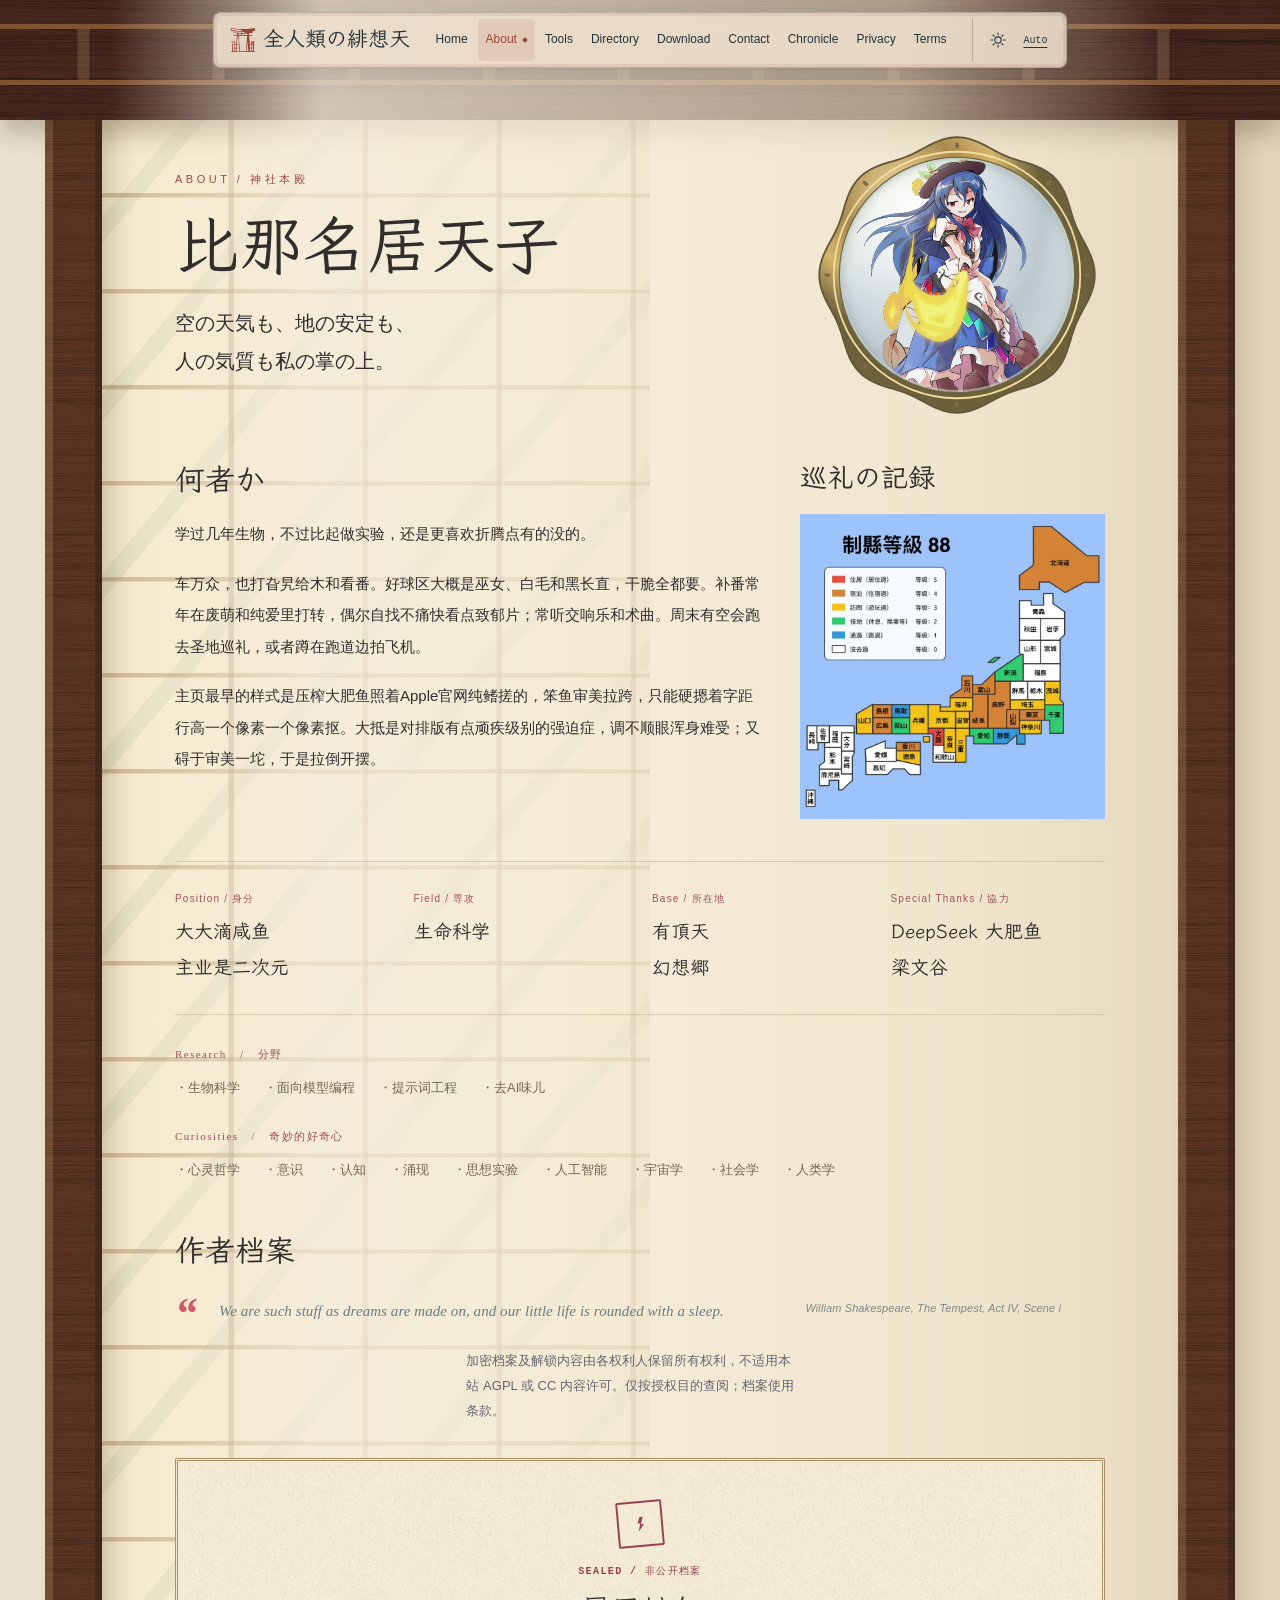
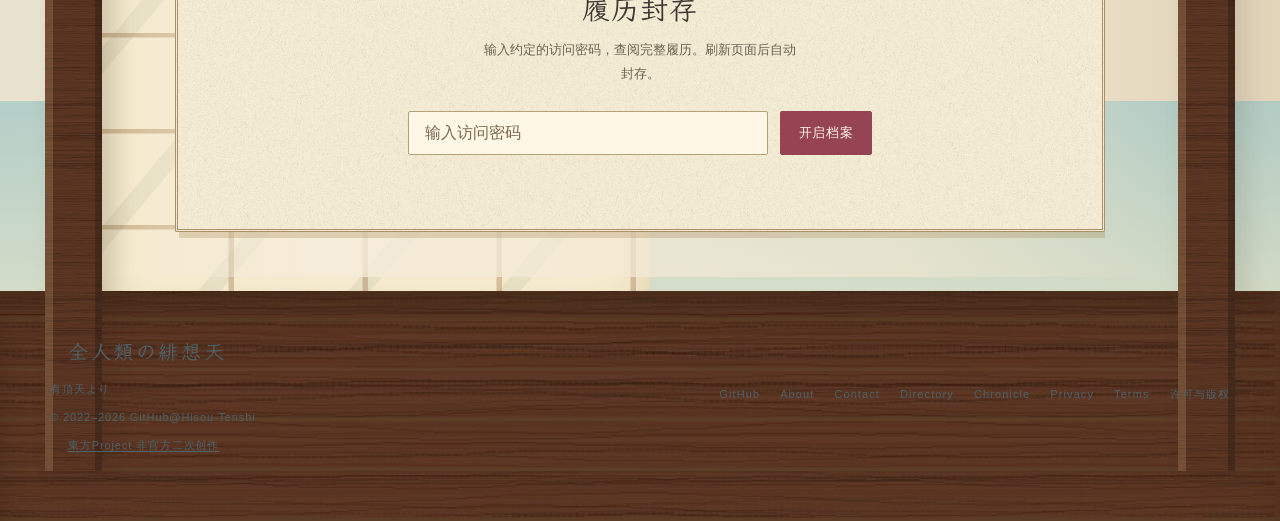
<file: about-us/index.html>
<!DOCTYPE html>
<html lang="zh-CN">
<head>
	<meta charset="UTF-8">
	<meta name="viewport" content="width=device-width, initial-scale=1, viewport-fit=cover">
	<script>
		/* Runs before paint: sets theme + marks JS availability (no network). */
		(function (d) {
			var c = d.cookie, g = function (k) { var m = c.match(new RegExp(k + '=([^;]+)')); return m ? m[1] : null; };
			var mode = g('themeMode') || 'auto', st = g('themeState') || 'Light';
			var dark = mode === 'auto'
				? !!(window.matchMedia && window.matchMedia('(prefers-color-scheme: dark)').matches)
				: st === 'Dark';
			var h = d.documentElement;
			h.setAttribute('data-theme', dark ? 'Dark' : 'Light');
			h.className += ' js';
		})(document);
	</script>
	<title>About 比那名居天子 - 夢と現と交えては、幻想郷に、遊ぶがいい</title>
	<meta name="description" content="非想非非想天の娘。研究分野は二次元、趣味は幻想郷。">
	<meta name="keywords" content="緋想天,比那名居天子,東方Project,幻想郷,个人主页,ACGMN">
	<meta name="author" content="Hisou-Tenshi">
	<meta name="theme-color" content="#F4E9DC" media="(prefers-color-scheme: light)">
	<meta name="theme-color" content="#172638" media="(prefers-color-scheme: dark)">
	<meta property="og:type" content="website">
	<meta property="og:site_name" content="全人類の緋想天">
	<meta property="og:title" content="About 比那名居天子">
	<meta property="og:description" content="非想非非想天の娘。研究分野は二次元、趣味は幻想郷。">
	<meta property="og:image" content="https://avatars.githubusercontent.com/u/97383295">
	<meta property="og:url" content="https://tenshi.qzz.io/about-us/">
	<meta name="twitter:card" content="summary">
	<link rel="icon" href="/static/img/opt/favicon-32.png?v=6d841c43" sizes="32x32" type="image/png">
	<link rel="apple-touch-icon" href="/static/img/opt/favicon-180.png?v=22e44718">
	<link rel="canonical" href="https://tenshi.qzz.io/about-us/">
	<link rel="stylesheet" href="/static/css/root.css?v=9a7b9db8">
	<link rel="stylesheet" href="/static/css/style.css?v=4eddfd20">

<link rel="preload" href="/static/fonts/shrine-hand.woff2?v=1ac1c84f" as="font" type="font/woff2" crossorigin>
<link rel="stylesheet" href="/static/css/scenes.css?v=1f3d72c2">
<link rel="stylesheet" href="/static/css/shrine-details.css?v=a88441f4">
</head>
<body class="shrine-site scene about-scene scene--about" data-page="about"><a class="skip-link" href="#main">跳到主要内容</a><header class="global-nav" id="nav"><a class="global-brand" href="/" aria-label="全人類の緋想天 — 首页">全人類の緋想天</a><nav id="navLinks" class="primary-links" aria-label="主导航"><a class="nav__link" href="/" data-nav-page="home">Home</a><a class="nav__link" href="/about-us/" data-nav-page="about" aria-current="page">About</a><a class="nav__link" href="/tools/" data-nav-page="tools">Tools</a><a class="nav__link" href="/sites/" data-nav-page="directory">Directory</a><a class="nav__link" href="/download/" data-nav-page="download">Download</a><a class="nav__link" href="/contact-us/" data-nav-page="contact">Contact</a><a class="nav__link" href="/changelog/" data-nav-page="chronicle">Chronicle</a><a class="nav__link" href="/privacy-policy/" data-nav-page="privacy">Privacy</a><a class="nav__link" href="/terms-and-conditions/" data-nav-page="terms">Terms</a></nav><div class="nav__tools">
          <button class="nav__icon" id="themeBtn" type="button" aria-label="切换明暗主题" title="切换明暗主题">
            <svg class="icon-sun" viewBox="0 0 24 24"><circle cx="12" cy="12" r="4.2" /><path d="M12 2.6v2.2M12 19.2v2.2M2.6 12h2.2M19.2 12h2.2M5.4 5.4l1.6 1.6M17 17l1.6 1.6M18.6 5.4L17 7M7 17l-1.6 1.6" /></svg>
            <svg class="icon-moon" viewBox="0 0 24 24"><path d="M20 14.4A8.4 8.4 0 1 1 9.6 4a6.9 6.9 0 0 0 10.4 10.4z" /></svg>
          </button>
          <button class="nav__auto" id="themeAutoBtn" type="button" title="跟随系统主题" aria-label="跟随系统主题" aria-pressed="true">Auto</button>
<button class="nav__burger" id="burger" type="button" aria-label="菜单" aria-expanded="false" aria-controls="navLinks">
            <span></span>
            <span></span>
            <span></span>
          </button>
        </div></header><main id="main"><div class="about-eaves"></div><div class="pillar left"></div><div class="pillar right"></div><div class="shoji"></div><div class="about-garden"></div><div class="engawa"></div><div class="about-paper"><div class="about-title"><div><p class="eyebrow">ABOUT / 神社本殿</p><h1>比那名居天子</h1><p class="sub-quote">空の天気も、地の安定も、<br/>人の気質も私の掌の上。</p></div><div aria-label="御神镜：铜色镜框与水银镜面" class="mirror"><span class="mirror-disc"><img alt="镜中的比那名居天子" class="mirror-photo" decoding="async" width="868" height="1200" src="/static/img/shrine/mirror-portrait.webp?v=4a2aab46"/><span class="mirror-reflection"></span></span></div></div><div class="about-columns"><div><h2 id="whoami">何者か</h2><div class="body-copy"><p>学过几年生物，不过比起做实验，还是更喜欢折腾点有的没的。</p><p>车万众，也打旮旯给木和看番。好球区大概是巫女、白毛和黑长直，干脆全都要。补番常年在废萌和纯爱里打转，偶尔自找不痛快看点致郁片；常听交响乐和术曲。周末有空会跑去圣地巡礼，或者蹲在跑道边拍飞机。</p><p>主页最早的样式是压榨大肥鱼照着Apple官网纯鳍搓的，笨鱼审美拉跨，只能硬摁着字距行高一个像素一个像素抠。大抵是对排版有点顽疾级别的强迫症，调不顺眼浑身难受；又碍于审美一坨，于是拉倒开摆。</p></div></div><section class="pilgrimage"><h2>巡礼の記録</h2><figure class="aboutmap" data-rv="">
<img alt="制県等級 88 的日本都道府县到访等级图" decoding="async" height="880" loading="lazy" src="/static/img/opt/about-map.webp?v=e683c94c" width="880"/>
</figure></section></div><div class="fields fields--row" style="margin-top:42px">
<div class="field">
<span class="field__k">Position / 身分</span>
<span class="field__v"><b>大大滴咸鱼</b><br/>主业是二次元</span>
</div>
<div class="field">
<span class="field__k">Field / 専攻</span>
<span class="field__v">生命科学</span>
</div>
<div class="field">
<span class="field__k">Base / 所在地</span>
<span class="field__v">有頂天<br/>幻想郷</span>
</div>
<div class="field">
<span class="field__k">Special Thanks / 協力</span>
<span class="field__v">DeepSeek 大肥鱼<br/>梁文谷</span>
</div>
</div><div class="about-interests"><div class="tag-group">
<div class="tag-group__head">Research / 分野</div>
<div class="chips">
<span class="chip">生物科学</span>
<span class="chip">面向模型编程</span>
<span class="chip">提示词工程</span>
<span class="chip">去AI味儿</span>
</div>
</div><div class="tag-group" style="margin-top:26px">
<div class="tag-group__head">Curiosities / 奇妙的好奇心</div>
<div class="chips">
<span class="chip">心灵哲学</span>
<span class="chip">意识</span>
<span class="chip">认知</span>
<span class="chip">涌现</span>
<span class="chip">思想实验</span>
<span class="chip">人工智能</span>
<span class="chip">宇宙学</span>
<span class="chip">社会学</span>
<span class="chip">人类学</span>
</div>
</div></div><div class="about-supplement"><section aria-labelledby="cv" class="about-cv"><h2 id="cv">作者档案</h2><blockquote class="epigraph">
<p class="epigraph__text">We are such stuff as dreams are made on, and our little life is rounded with a sleep. <cite class="epigraph__cite">William Shakespeare, <i>The Tempest</i>, Act IV, Scene i</cite></p>
</blockquote><p class="vault__hint" id="sealed-cv-notice">加密档案及解锁内容由各权利人保留所有权利，不适用本站 AGPL 或 CC 内容许可。仅按授权目的查阅；<a href="/terms-and-conditions/#vaults">档案使用条款</a>。</p><div class="vault" data-rv="" data-vault="" data-vault-src="/about-us/vault.json" style="margin-top:34px">
<div class="vault__gate">
<span aria-hidden="true" class="vault__lock"><span class="arc"></span></span>
<div class="vault__label">SEALED / 非公开档案</div>
<h3 class="vault__title">履历封存</h3>
<p class="vault__hint">输入约定的访问密码，查阅完整履历。刷新页面后自动封存。</p>
<form class="vault__form">
<input aria-label="密码" autocomplete="off" class="vault__input" data-vault-input="" placeholder="输入访问密码" type="password"/>
<button class="btn btn--primary" data-vault-submit="" type="submit">开启档案</button>
</form>
<div aria-live="polite" class="vault__msg" data-vault-msg="" role="status"></div>
</div>
<div class="vault__body" data-vault-out=""></div>
</div></section></div></div></main><footer class="scene-foot wrap"><div><a class="global-brand" href="/">全人類の緋想天</a><p>有頂天より</p><p>© 2022–<span data-site-year>2026</span> GitHub@Hisou-Tenshi</p><p><a href="/terms-and-conditions/#touhou">東方Project 非官方二次创作</a></p></div><nav aria-label="页脚导航"><a href="https://github.com/Hisou-Tenshi">GitHub</a><a href="/about-us/">About</a><a href="/contact-us/">Contact</a><a href="/sites/">Directory</a><a href="/changelog/">Chronicle</a><a href="/privacy-policy/">Privacy</a><a href="/terms-and-conditions/">Terms</a><a href="/terms-and-conditions/#copyright">许可与版权</a></nav></footer><div class="ritual-overlay" id="ritualOverlay" role="dialog" aria-modal="true" aria-label="神社器物" hidden><button class="ritual-close" type="button" aria-label="关闭预览">×</button><div class="ritual-circle" aria-hidden="true"></div><div class="ritual-dialog" id="ritualDialog"></div></div><script defer src="/static/js/site-content.js?v=87e0ad06"></script><script defer src="/static/js/script.js?v=719dd40b"></script><script defer src="/static/js/vault.js?v=30e6adcd"></script><script defer src="/static/js/shrine.js?v=7466709e"></script></body></html>
</file>
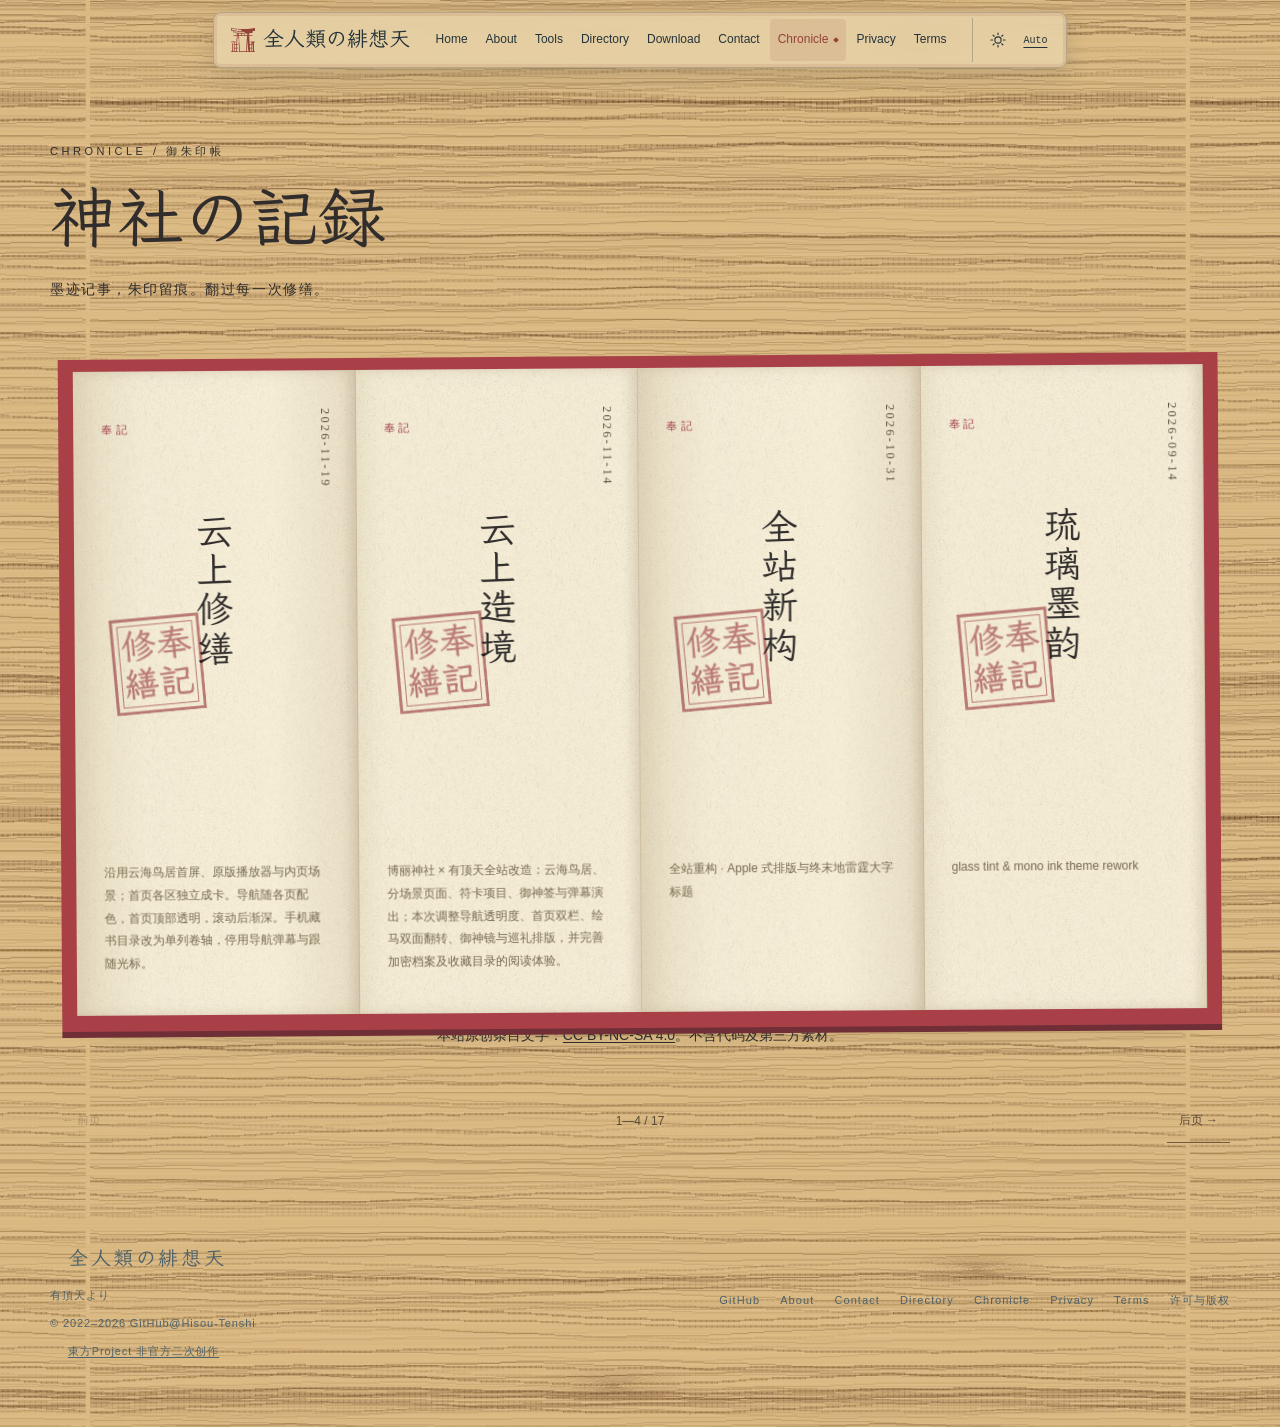
<file: changelog/index.html>
<!DOCTYPE html>
<html lang="zh-CN">
<head>
	<meta charset="UTF-8">
	<meta name="viewport" content="width=device-width, initial-scale=1, viewport-fit=cover">
	<script>
		/* Runs before paint: sets theme + marks JS availability (no network). */
		(function (d) {
			var c = d.cookie, g = function (k) { var m = c.match(new RegExp(k + '=([^;]+)')); return m ? m[1] : null; };
			var mode = g('themeMode') || 'auto', st = g('themeState') || 'Light';
			var dark = mode === 'auto'
				? !!(window.matchMedia && window.matchMedia('(prefers-color-scheme: dark)').matches)
				: st === 'Dark';
			var h = d.documentElement;
			h.setAttribute('data-theme', dark ? 'Dark' : 'Light');
			h.className += ' js';
		})(document);
	</script>
	<title>神社日志 - 全人類の緋想天</title>
	<meta name="description" content="从初建到修缮，所有施工痕迹都留在这里。">
	<meta name="keywords" content="緋想天,比那名居天子,東方Project,幻想郷,个人主页,ACGMN">
	<meta name="author" content="Hisou-Tenshi">
	<meta name="theme-color" content="#F4E9DC" media="(prefers-color-scheme: light)">
	<meta name="theme-color" content="#172638" media="(prefers-color-scheme: dark)">
	<meta property="og:type" content="website">
	<meta property="og:site_name" content="全人類の緋想天">
	<meta property="og:title" content="神社日志">
	<meta property="og:description" content="从初建到修缮，所有施工痕迹都留在这里。">
	<meta property="og:image" content="https://avatars.githubusercontent.com/u/97383295">
	<meta property="og:url" content="https://tenshi.qzz.io/changelog/">
	<meta name="twitter:card" content="summary">
	<link rel="icon" href="/static/img/opt/favicon-32.png?v=6d841c43" sizes="32x32" type="image/png">
	<link rel="apple-touch-icon" href="/static/img/opt/favicon-180.png?v=22e44718">
	<link rel="canonical" href="https://tenshi.qzz.io/changelog/">
	<link rel="stylesheet" href="/static/css/root.css?v=9a7b9db8">
	<link rel="stylesheet" href="/static/css/style.css?v=4eddfd20">

<link rel="preload" href="/static/fonts/shrine-hand.woff2?v=1ac1c84f" as="font" type="font/woff2" crossorigin>
<link rel="stylesheet" href="/static/css/scenes.css?v=1f3d72c2">
<link rel="stylesheet" href="/static/css/shrine-details.css?v=a88441f4">
</head>
<body class="shrine-site scene chronicle-scene scene--chronicle" data-page="chronicle"><a class="skip-link" href="#main">跳到主要内容</a><header class="global-nav" id="nav"><a class="global-brand" href="/" aria-label="全人類の緋想天 — 首页">全人類の緋想天</a><nav id="navLinks" class="primary-links" aria-label="主导航"><a class="nav__link" href="/" data-nav-page="home">Home</a><a class="nav__link" href="/about-us/" data-nav-page="about">About</a><a class="nav__link" href="/tools/" data-nav-page="tools">Tools</a><a class="nav__link" href="/sites/" data-nav-page="directory">Directory</a><a class="nav__link" href="/download/" data-nav-page="download">Download</a><a class="nav__link" href="/contact-us/" data-nav-page="contact">Contact</a><a class="nav__link" href="/changelog/" data-nav-page="chronicle" aria-current="page">Chronicle</a><a class="nav__link" href="/privacy-policy/" data-nav-page="privacy">Privacy</a><a class="nav__link" href="/terms-and-conditions/" data-nav-page="terms">Terms</a></nav><div class="nav__tools">
          <button class="nav__icon" id="themeBtn" type="button" aria-label="切换明暗主题" title="切换明暗主题">
            <svg class="icon-sun" viewBox="0 0 24 24"><circle cx="12" cy="12" r="4.2" /><path d="M12 2.6v2.2M12 19.2v2.2M2.6 12h2.2M19.2 12h2.2M5.4 5.4l1.6 1.6M17 17l1.6 1.6M18.6 5.4L17 7M7 17l-1.6 1.6" /></svg>
            <svg class="icon-moon" viewBox="0 0 24 24"><path d="M20 14.4A8.4 8.4 0 1 1 9.6 4a6.9 6.9 0 0 0 10.4 10.4z" /></svg>
          </button>
          <button class="nav__auto" id="themeAutoBtn" type="button" title="跟随系统主题" aria-label="跟随系统主题" aria-pressed="true">Auto</button>
<button class="nav__burger" id="burger" type="button" aria-label="菜单" aria-expanded="false" aria-controls="navLinks">
            <span></span>
            <span></span>
            <span></span>
          </button>
        </div></header><main id="main"><div class="location-title wrap"><p class="eyebrow">CHRONICLE / 御朱印帳</p><h1>神社の記録</h1><p class="subtitle">墨迹记事，朱印留痕。翻过每一次修缮。</p></div><section class="accordion-book" id="chronicleBook"><div class="chronicle-book-cover"></div><!-- archive:logs:start -->
<article class="goshuin-leaf"><span class="eyebrow red">奉記</span><time class="date-vertical" datetime="2026-11-19">2026-11-19</time><h2 class="entry-name">云上修缮</h2><span class="margin-stamp" aria-hidden="true"><span>奉</span><span>記</span><span>修</span><span>繕</span></span><p class="chronicle-note">沿用云海鸟居首屏、原版播放器与内页场景；首页各区独立成卡。导航随各页配色，首页顶部透明，滚动后渐深。手机藏书目录改为单列卷轴，停用导航弹幕与跟随光标。</p></article>
<article class="goshuin-leaf"><span class="eyebrow red">奉記</span><time class="date-vertical" datetime="2026-11-14">2026-11-14</time><h2 class="entry-name">云上造境</h2><span class="margin-stamp" aria-hidden="true"><span>奉</span><span>記</span><span>修</span><span>繕</span></span><p class="chronicle-note">博丽神社 × 有顶天全站改造：云海鸟居、分场景页面、符卡项目、御神签与弹幕演出；本次调整导航透明度、首页双栏、绘马双面翻转、御神镜与巡礼排版，并完善加密档案及收藏目录的阅读体验。</p></article>
<article class="goshuin-leaf"><span class="eyebrow red">奉記</span><time class="date-vertical" datetime="2026-10-31">2026-10-31</time><h2 class="entry-name">全站新构</h2><span class="margin-stamp" aria-hidden="true"><span>奉</span><span>記</span><span>修</span><span>繕</span></span><p class="chronicle-note">全站重构 · Apple 式排版与终末地雷霆大字标题</p></article>
<article class="goshuin-leaf"><span class="eyebrow red">奉記</span><time class="date-vertical" datetime="2026-09-14">2026-09-14</time><h2 class="entry-name">琉璃墨韵</h2><span class="margin-stamp" aria-hidden="true"><span>奉</span><span>記</span><span>修</span><span>繕</span></span><p class="chronicle-note">glass tint &amp; mono ink theme rework</p></article>
<article class="goshuin-leaf"><span class="eyebrow red">奉記</span><time class="date-vertical" datetime="2026-07-24">2026-07-24</time><h2 class="entry-name">文枢重整</h2><span class="margin-stamp" aria-hidden="true"><span>奉</span><span>記</span><span>修</span><span>繕</span></span><p class="chronicle-note">content config &amp; UI overhaul</p></article>
<article class="goshuin-leaf"><span class="eyebrow red">奉記</span><time class="date-vertical" datetime="2026-04-10">2026-04-10</time><h2 class="entry-name">云景易帜</h2><span class="margin-stamp" aria-hidden="true"><span>奉</span><span>記</span><span>修</span><span>繕</span></span><p class="chronicle-note">background &amp; logo update</p></article>
<article class="goshuin-leaf"><span class="eyebrow red">奉記</span><time class="date-vertical" datetime="2025-12-17">2025-12-17</time><h2 class="entry-name">衣装新裁</h2><span class="margin-stamp" aria-hidden="true"><span>奉</span><span>記</span><span>修</span><span>繕</span></span><p class="chronicle-note">style update</p></article>
<article class="goshuin-leaf"><span class="eyebrow red">奉記</span><time class="date-vertical" datetime="2025-12-16">2025-12-16</time><h2 class="entry-name">器物补录</h2><span class="margin-stamp" aria-hidden="true"><span>奉</span><span>記</span><span>修</span><span>繕</span></span><p class="chronicle-note">projects information update</p></article>
<article class="goshuin-leaf"><span class="eyebrow red">奉記</span><time class="date-vertical" datetime="2025-09-27">2025-09-27</time><h2 class="entry-name">门庭焕新</h2><span class="margin-stamp" aria-hidden="true"><span>奉</span><span>記</span><span>修</span><span>繕</span></span><p class="chronicle-note">homepage update</p></article>
<article class="goshuin-leaf"><span class="eyebrow red">奉記</span><time class="date-vertical" datetime="2025-09-22">2025-09-22</time><h2 class="entry-name">身世拾遗</h2><span class="margin-stamp" aria-hidden="true"><span>奉</span><span>記</span><span>修</span><span>繕</span></span><p class="chronicle-note">information update for about-us</p></article>
<article class="goshuin-leaf"><span class="eyebrow red">奉記</span><time class="date-vertical" datetime="2025-07-18">2025-07-18</time><h2 class="entry-name">旧卷添墨</h2><span class="margin-stamp" aria-hidden="true"><span>奉</span><span>記</span><span>修</span><span>繕</span></span><p class="chronicle-note">information update</p></article>
<article class="goshuin-leaf"><span class="eyebrow red">奉記</span><time class="date-vertical" datetime="2025-03-08">2025-03-08</time><h2 class="entry-name">宝库初启</h2><span class="margin-stamp" aria-hidden="true"><span>奉</span><span>記</span><span>修</span><span>繕</span></span><p class="chronicle-note">Downloader</p></article>
<article class="goshuin-leaf"><span class="eyebrow red">奉記</span><time class="date-vertical" datetime="2025-03-07">2025-03-07</time><h2 class="entry-name">主人小传</h2><span class="margin-stamp" aria-hidden="true"><span>奉</span><span>記</span><span>修</span><span>繕</span></span><p class="chronicle-note">About us</p></article>
<article class="goshuin-leaf"><span class="eyebrow red">奉記</span><time class="date-vertical" datetime="2025-03-06">2025-03-06</time><h2 class="entry-name">细处拾补</h2><span class="margin-stamp" aria-hidden="true"><span>奉</span><span>記</span><span>修</span><span>繕</span></span><p class="chronicle-note">ver 2.1.1</p></article>
<article class="goshuin-leaf"><span class="eyebrow red">奉記</span><time class="date-vertical" datetime="2025-03-05">2025-03-05</time><h2 class="entry-name">层楼再筑</h2><span class="margin-stamp" aria-hidden="true"><span>奉</span><span>記</span><span>修</span><span>繕</span></span><p class="chronicle-note">ver 2.1.0</p></article>
<article class="goshuin-leaf"><span class="eyebrow red">奉記</span><time class="date-vertical" datetime="2025-03-05">2025-03-05</time><h2 class="entry-name">旧貌新生</h2><span class="margin-stamp" aria-hidden="true"><span>奉</span><span>記</span><span>修</span><span>繕</span></span><p class="chronicle-note">ver 2.0.0</p></article>
<article class="goshuin-leaf"><span class="eyebrow red">奉記</span><time class="date-vertical" datetime="2025-02-24">2025-02-24</time><h2 class="entry-name">初结此缘</h2><span class="margin-stamp" aria-hidden="true"><span>奉</span><span>記</span><span>修</span><span>繕</span></span><p class="chronicle-note">ver 1.0.0</p></article>
<!-- archive:logs:end --></section><p class="wrap chronicle-licence">本站原创条目文字：<a href="/terms-and-conditions/#content-license">CC BY-NC-SA 4.0</a>。不含代码及第三方素材。</p><div class="chronicle-controls wrap"><button data-log-page="prev" type="button">← 前页</button><span aria-live="polite" id="logPageCount" role="status">第一折 · 01—04 / 17</span><button data-log-page="next" type="button">后页 →</button></div></main><footer class="scene-foot wrap"><div><a class="global-brand" href="/">全人類の緋想天</a><p>有頂天より</p><p>© 2022–<span data-site-year>2026</span> GitHub@Hisou-Tenshi</p><p><a href="/terms-and-conditions/#touhou">東方Project 非官方二次创作</a></p></div><nav aria-label="页脚导航"><a href="https://github.com/Hisou-Tenshi">GitHub</a><a href="/about-us/">About</a><a href="/contact-us/">Contact</a><a href="/sites/">Directory</a><a href="/changelog/">Chronicle</a><a href="/privacy-policy/">Privacy</a><a href="/terms-and-conditions/">Terms</a><a href="/terms-and-conditions/#copyright">许可与版权</a></nav></footer><div class="ritual-overlay" id="ritualOverlay" role="dialog" aria-modal="true" aria-label="神社器物" hidden><button class="ritual-close" type="button" aria-label="关闭预览">×</button><div class="ritual-circle" aria-hidden="true"></div><div class="ritual-dialog" id="ritualDialog"></div></div><script defer src="/static/js/site-content.js?v=87e0ad06"></script><script defer src="/static/js/script.js?v=719dd40b"></script><script defer src="/static/js/shrine.js?v=7466709e"></script></body></html>
</file>
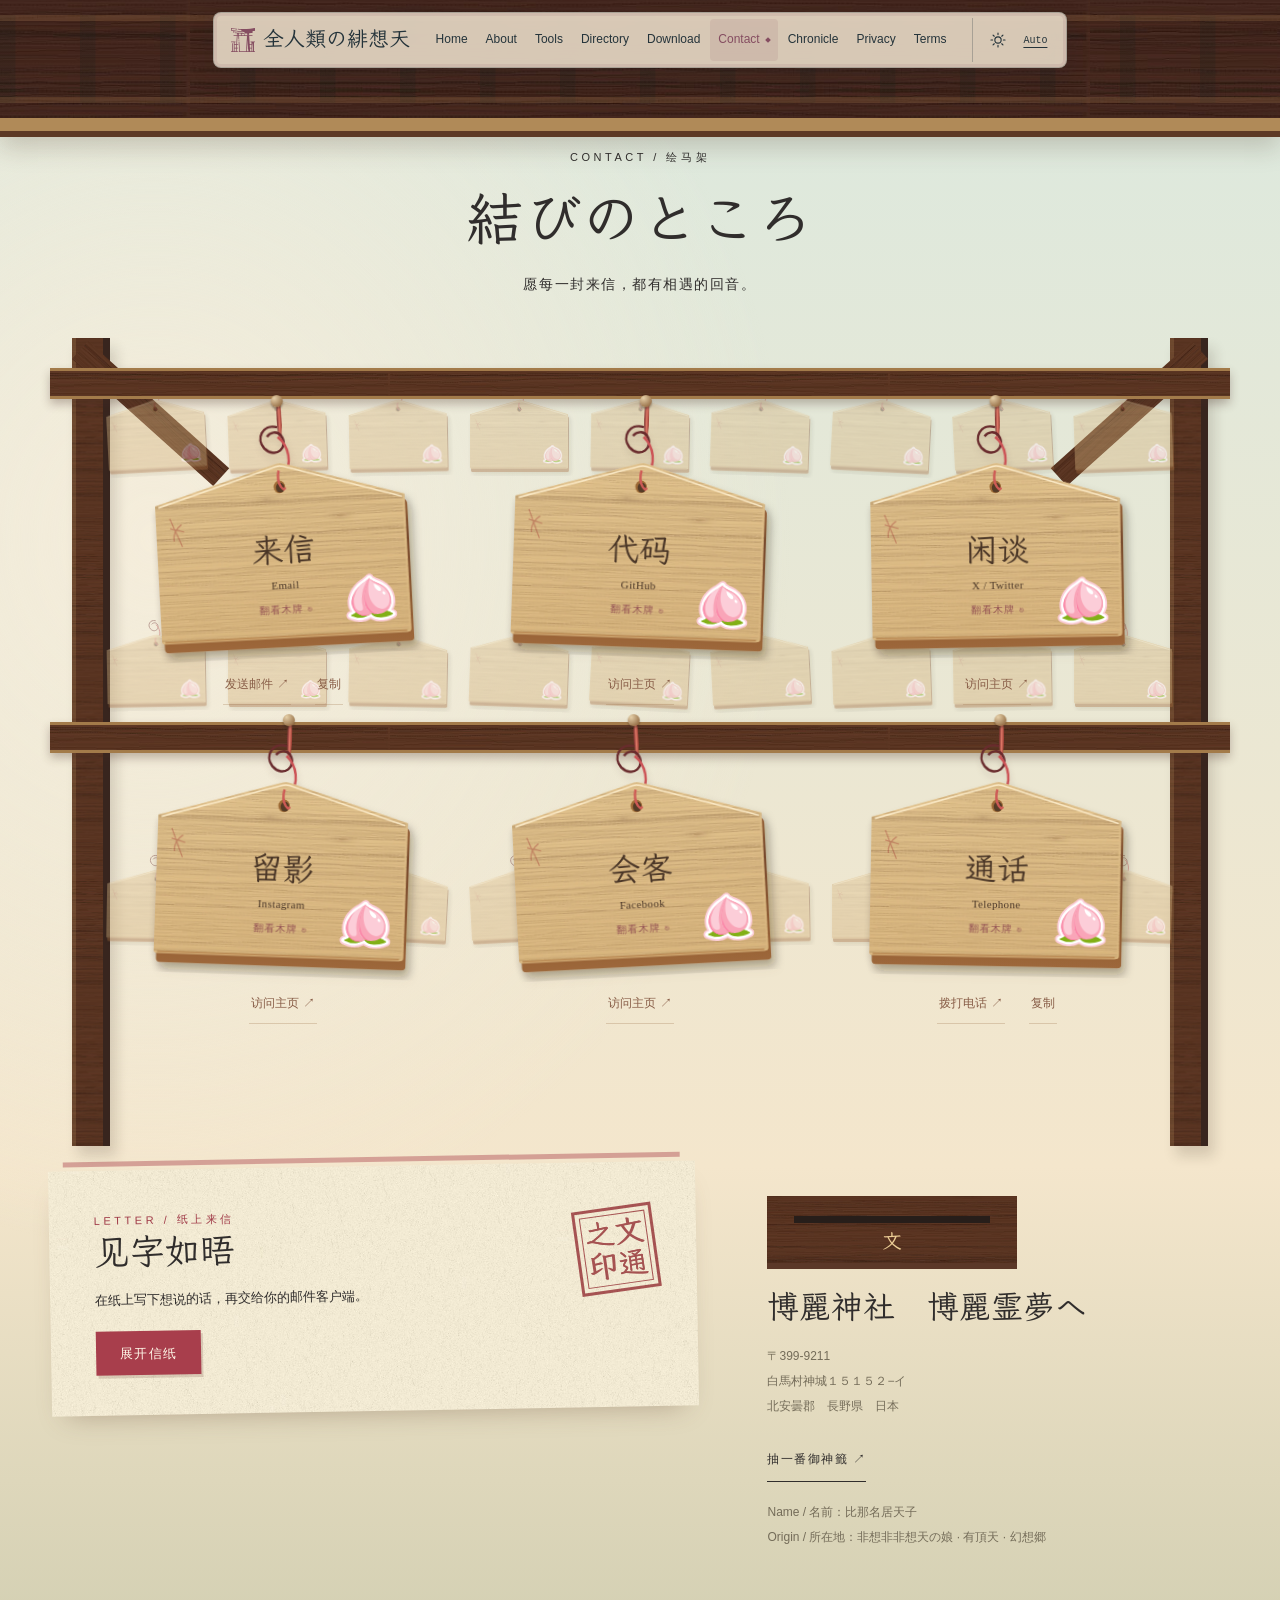
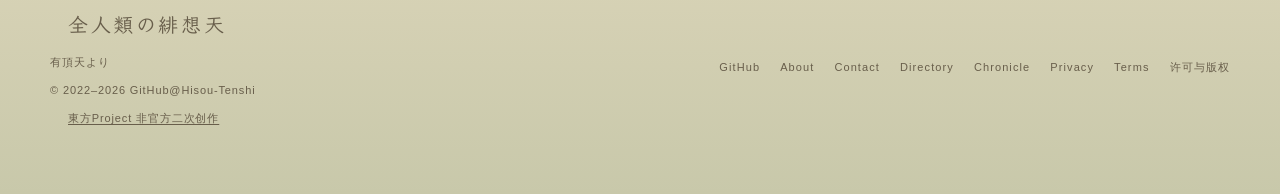
<file: contact-us/index.html>
<!DOCTYPE html>
<html lang="zh-CN">
<head>
	<meta charset="UTF-8">
	<meta name="viewport" content="width=device-width, initial-scale=1, viewport-fit=cover">
	<script>
		/* Runs before paint: sets theme + marks JS availability (no network). */
		(function (d) {
			var c = d.cookie, g = function (k) { var m = c.match(new RegExp(k + '=([^;]+)')); return m ? m[1] : null; };
			var mode = g('themeMode') || 'auto', st = g('themeState') || 'Light';
			var dark = mode === 'auto'
				? !!(window.matchMedia && window.matchMedia('(prefers-color-scheme: dark)').matches)
				: st === 'Dark';
			var h = d.documentElement;
			h.setAttribute('data-theme', dark ? 'Dark' : 'Light');
			h.className += ' js';
		})(document);
	</script>
	<title>Contact 比那名居天子 - 夢と現と交えては、幻想郷に、遊ぶがいい</title>
	<meta name="description" content="「ふふ、地面を這い蹲っている土くさい妖怪が愉しい事言ってくれるじゃないの」">
	<meta name="keywords" content="緋想天,比那名居天子,東方Project,幻想郷,个人主页,ACGMN">
	<meta name="author" content="Hisou-Tenshi">
	<meta name="theme-color" content="#F4E9DC" media="(prefers-color-scheme: light)">
	<meta name="theme-color" content="#172638" media="(prefers-color-scheme: dark)">
	<meta property="og:type" content="website">
	<meta property="og:site_name" content="全人類の緋想天">
	<meta property="og:title" content="Contact 比那名居天子">
	<meta property="og:description" content="「ふふ、地面を這い蹲っている土くさい妖怪が愉しい事言ってくれるじゃないの」">
	<meta property="og:image" content="https://avatars.githubusercontent.com/u/97383295">
	<meta property="og:url" content="https://tenshi.qzz.io/contact-us/">
	<meta name="twitter:card" content="summary">
	<link rel="icon" href="/static/img/opt/favicon-32.png?v=6d841c43" sizes="32x32" type="image/png">
	<link rel="apple-touch-icon" href="/static/img/opt/favicon-180.png?v=22e44718">
	<link rel="canonical" href="https://tenshi.qzz.io/contact-us/">
	<link rel="stylesheet" href="/static/css/root.css?v=9a7b9db8">
	<link rel="stylesheet" href="/static/css/style.css?v=4eddfd20">

<link rel="preload" href="/static/fonts/shrine-hand.woff2?v=1ac1c84f" as="font" type="font/woff2" crossorigin>
<link rel="stylesheet" href="/static/css/scenes.css?v=1f3d72c2">
<link rel="stylesheet" href="/static/css/shrine-details.css?v=a88441f4">
</head>
<body class="shrine-site scene contact-scene scene--contact" data-page="contact"><a class="skip-link" href="#main">跳到主要内容</a><header class="global-nav" id="nav"><a class="global-brand" href="/" aria-label="全人類の緋想天 — 首页">全人類の緋想天</a><nav id="navLinks" class="primary-links" aria-label="主导航"><a class="nav__link" href="/" data-nav-page="home">Home</a><a class="nav__link" href="/about-us/" data-nav-page="about">About</a><a class="nav__link" href="/tools/" data-nav-page="tools">Tools</a><a class="nav__link" href="/sites/" data-nav-page="directory">Directory</a><a class="nav__link" href="/download/" data-nav-page="download">Download</a><a class="nav__link" href="/contact-us/" data-nav-page="contact" aria-current="page">Contact</a><a class="nav__link" href="/changelog/" data-nav-page="chronicle">Chronicle</a><a class="nav__link" href="/privacy-policy/" data-nav-page="privacy">Privacy</a><a class="nav__link" href="/terms-and-conditions/" data-nav-page="terms">Terms</a></nav><div class="nav__tools">
          <button class="nav__icon" id="themeBtn" type="button" aria-label="切换明暗主题" title="切换明暗主题">
            <svg class="icon-sun" viewBox="0 0 24 24"><circle cx="12" cy="12" r="4.2" /><path d="M12 2.6v2.2M12 19.2v2.2M2.6 12h2.2M19.2 12h2.2M5.4 5.4l1.6 1.6M17 17l1.6 1.6M18.6 5.4L17 7M7 17l-1.6 1.6" /></svg>
            <svg class="icon-moon" viewBox="0 0 24 24"><path d="M20 14.4A8.4 8.4 0 1 1 9.6 4a6.9 6.9 0 0 0 10.4 10.4z" /></svg>
          </button>
          <button class="nav__auto" id="themeAutoBtn" type="button" title="跟随系统主题" aria-label="跟随系统主题" aria-pressed="true">Auto</button>
<button class="nav__burger" id="burger" type="button" aria-label="菜单" aria-expanded="false" aria-controls="navLinks">
            <span></span>
            <span></span>
            <span></span>
          </button>
        </div></header><main id="main"><div class="rack-canopy"></div><div class="location-title wrap"><p class="eyebrow">CONTACT / 绘马架</p><h1>結びのところ</h1><p class="subtitle">愿每一封来信，都有相遇的回音。</p></div><div class="contact-rack"><div class="rack-post a"></div><div class="rack-post b"></div><div class="rack-crossbar one"></div><div class="rack-crossbar two"></div><div class="rack-brace a"></div><div class="rack-brace b"></div><div class="rack-miniatures"><i style="--a:-3deg"></i><i style="--a:-2deg"></i><i style="--a:-1deg"></i><i style="--a:0deg"></i><i style="--a:1deg"></i><i style="--a:2deg"></i><i style="--a:3deg"></i><i style="--a:-3deg"></i><i style="--a:-2deg"></i><i style="--a:-1deg"></i><i style="--a:0deg"></i><i style="--a:1deg"></i><i style="--a:2deg"></i><i style="--a:3deg"></i><i style="--a:-3deg"></i><i style="--a:-2deg"></i><i style="--a:-1deg"></i><i style="--a:0deg"></i><i style="--a:1deg"></i><i style="--a:2deg"></i><i style="--a:3deg"></i><i style="--a:-3deg"></i><i style="--a:-2deg"></i><i style="--a:-1deg"></i><i style="--a:0deg"></i><i style="--a:1deg"></i><i style="--a:2deg"></i></div><div class="ema-grid"><div class="ema-item"><button aria-expanded="false" aria-label="翻看来信绘马" class="ema" data-ema="0" style="--angle:-3deg"><span class="ema-face"></span><span class="ema-content" aria-hidden="false"><strong>来信</strong><span>Email</span><small>翻看木牌 ↻</small></span><span class="ema-back" aria-hidden="true"><strong>来信</strong><p>shameimaru.ayaaya@gmail.com</p><small>再点一次收起</small></span></button><div class="ema-actions"><a href="mailto:shameimaru.ayaaya@gmail.com">发送邮件 ↗</a><button data-copy="shameimaru.ayaaya@gmail.com" type="button">复制</button></div></div><div class="ema-item"><button aria-expanded="false" aria-label="翻看代码绘马" class="ema" data-ema="1" style="--angle:2deg"><span class="ema-face"></span><span class="ema-content" aria-hidden="false"><strong>代码</strong><span>GitHub</span><small>翻看木牌 ↻</small></span><span class="ema-back" aria-hidden="true"><strong>代码</strong><p>Hisou-Tenshi</p><small>再点一次收起</small></span></button><div class="ema-actions"><a href="https://github.com/Hisou-Tenshi" rel="noopener noreferrer" target="_blank">访问主页 ↗</a></div></div><div class="ema-item"><button aria-expanded="false" aria-label="翻看闲谈绘马" class="ema" data-ema="2" style="--angle:-1deg"><span class="ema-face"></span><span class="ema-content" aria-hidden="false"><strong>闲谈</strong><span>X / Twitter</span><small>翻看木牌 ↻</small></span><span class="ema-back" aria-hidden="true"><strong>闲谈</strong><p>__MasterSpark__</p><small>再点一次收起</small></span></button><div class="ema-actions"><a href="https://x.com/__MasterSpark__" rel="noopener noreferrer" target="_blank">访问主页 ↗</a></div></div><div class="ema-item"><button aria-expanded="false" aria-label="翻看留影绘马" class="ema" data-ema="3" style="--angle:2deg"><span class="ema-face"></span><span class="ema-content" aria-hidden="false"><strong>留影</strong><span>Instagram</span><small>翻看木牌 ↻</small></span><span class="ema-back" aria-hidden="true"><strong>留影</strong><p>shikikamiyama</p><small>再点一次收起</small></span></button><div class="ema-actions"><a href="https://www.instagram.com/shikikamiyama/profilecard/?igsh=MWFnZWVmZHJpeDN2aQ==" rel="noopener noreferrer" target="_blank">访问主页 ↗</a></div></div><div class="ema-item"><button aria-expanded="false" aria-label="翻看会客绘马" class="ema" data-ema="4" style="--angle:-3deg"><span class="ema-face"></span><span class="ema-content" aria-hidden="false"><strong>会客</strong><span>Facebook</span><small>翻看木牌 ↻</small></span><span class="ema-back" aria-hidden="true"><strong>会客</strong><p>Facebook</p><small>再点一次收起</small></span></button><div class="ema-actions"><a href="https://www.facebook.com/share/18ScAECBgU/?mibextid=wwXIfr" rel="noopener noreferrer" target="_blank">访问主页 ↗</a></div></div><div class="ema-item"><button aria-expanded="false" aria-label="翻看通话绘马" class="ema" data-ema="5" style="--angle:1deg"><span class="ema-face"></span><span class="ema-content" aria-hidden="false"><strong>通话</strong><span>Telephone</span><small>翻看木牌 ↻</small></span><span class="ema-back" aria-hidden="true"><strong>通话</strong><p>0081-090-11451400</p><small>再点一次收起</small></span></button><div class="ema-actions"><a href="tel:0081-090-11451400">拨打电话 ↗</a><button data-copy="0081-090-11451400" type="button">复制</button></div></div><p aria-live="polite" class="contact-copy-status" data-copy-status="" role="status"></p></div></div><div class="contact-lower"><section class="letter-station"><span class="eyebrow red">LETTER / 纸上来信</span><h2>见字如晤</h2><p>在纸上写下想说的话，再交给你的邮件客户端。</p><button class="ink-button" data-letter="">展开信纸</button><span style="position:absolute;right:40px;top:45px"><span aria-label="文通之印" class="margin-stamp"><span>文</span><span>通</span><span>之</span><span>印</span></span></span></section><section class="mailbox"><div class="mail-slot"></div><h2>博麗神社　博麗霊夢へ</h2><p>〒399-9211<br/>白馬村神城１５１５２−イ<br/>北安曇郡　長野県　日本</p><button class="text-action" data-fortune="">抽一番御神籤 ↗</button><p class="contact-identity">Name / 名前：比那名居天子<br/>Origin / 所在地：非想非非想天の娘 · 有頂天 · 幻想郷</p></section></div></main><footer class="scene-foot wrap"><div><a class="global-brand" href="/">全人類の緋想天</a><p>有頂天より</p><p>© 2022–<span data-site-year>2026</span> GitHub@Hisou-Tenshi</p><p><a href="/terms-and-conditions/#touhou">東方Project 非官方二次创作</a></p></div><nav aria-label="页脚导航"><a href="https://github.com/Hisou-Tenshi">GitHub</a><a href="/about-us/">About</a><a href="/contact-us/">Contact</a><a href="/sites/">Directory</a><a href="/changelog/">Chronicle</a><a href="/privacy-policy/">Privacy</a><a href="/terms-and-conditions/">Terms</a><a href="/terms-and-conditions/#copyright">许可与版权</a></nav></footer><div class="ritual-overlay" id="ritualOverlay" role="dialog" aria-modal="true" aria-label="神社器物" hidden><button class="ritual-close" type="button" aria-label="关闭预览">×</button><div class="ritual-circle" aria-hidden="true"></div><div class="ritual-dialog" id="ritualDialog"></div></div><script defer src="/static/js/site-content.js?v=87e0ad06"></script><script defer src="/static/js/script.js?v=719dd40b"></script><script defer src="/static/js/shrine.js?v=7466709e"></script></body></html>
</file>
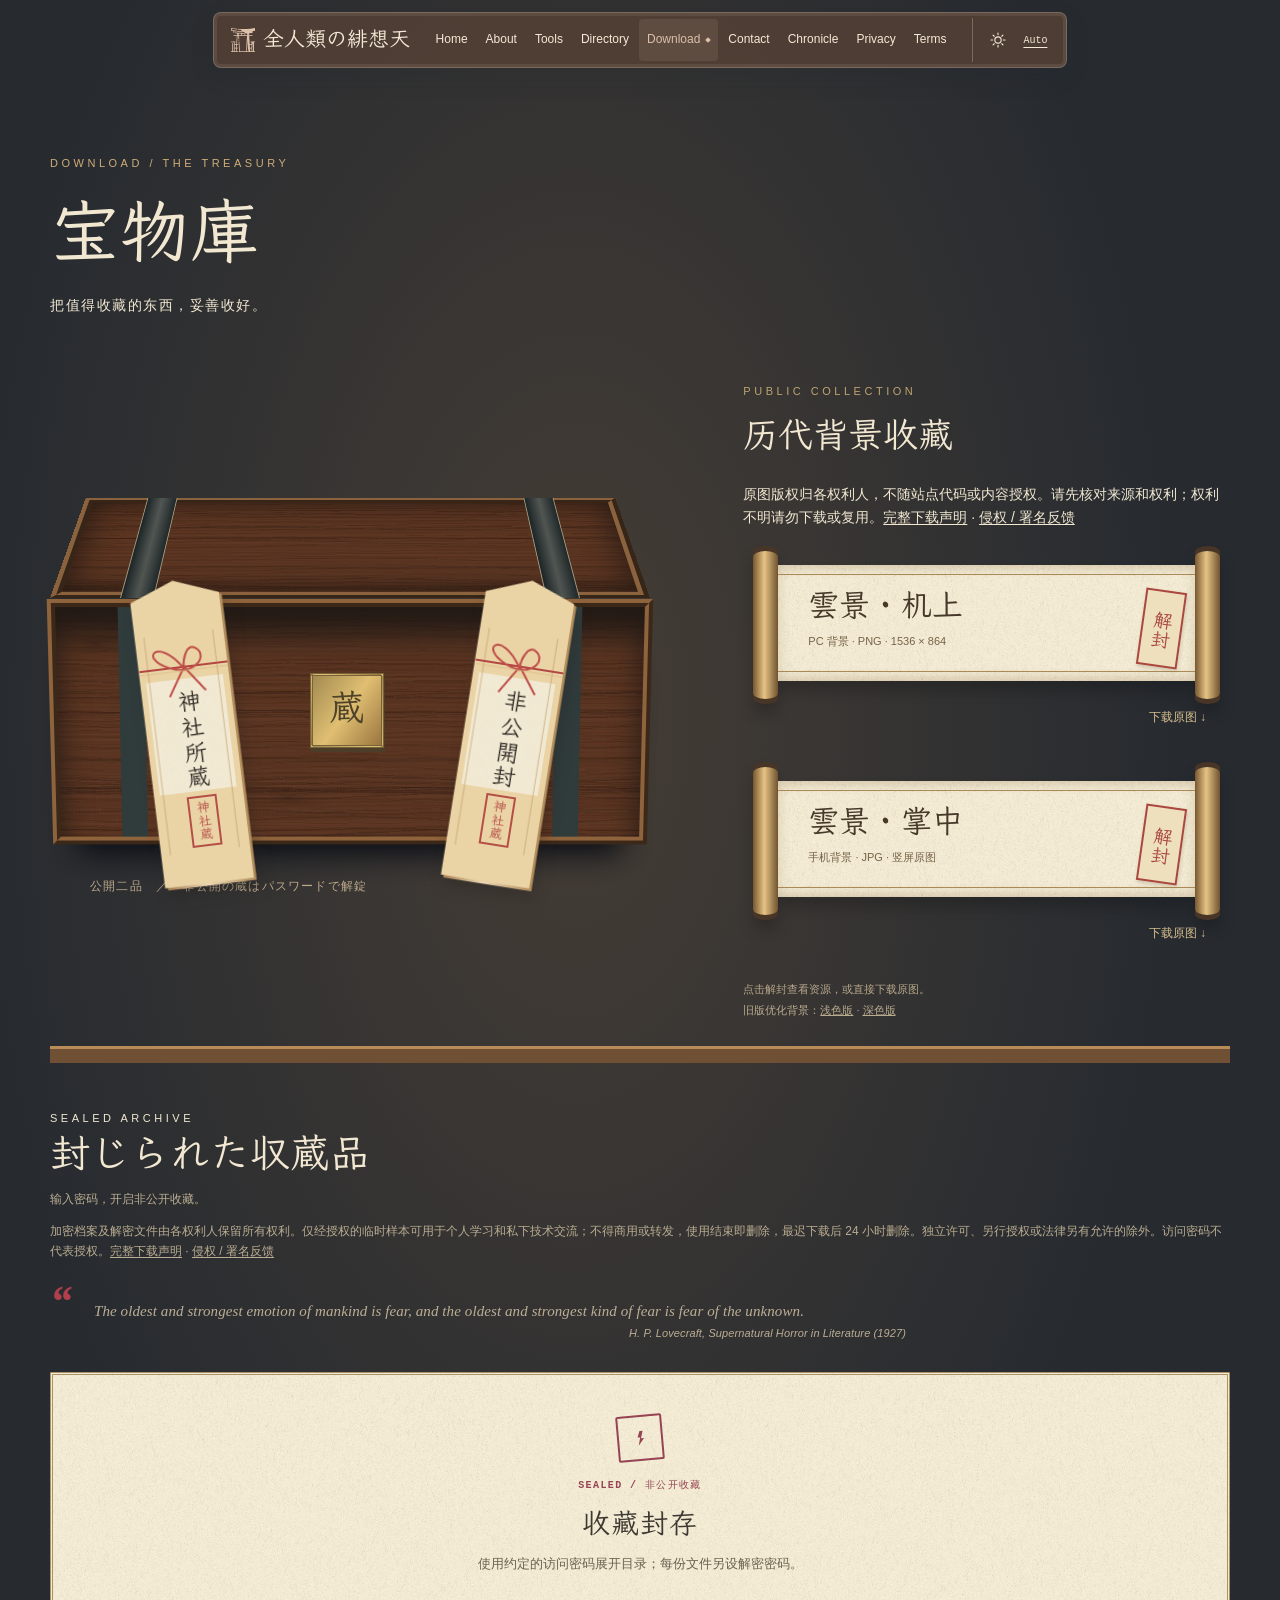
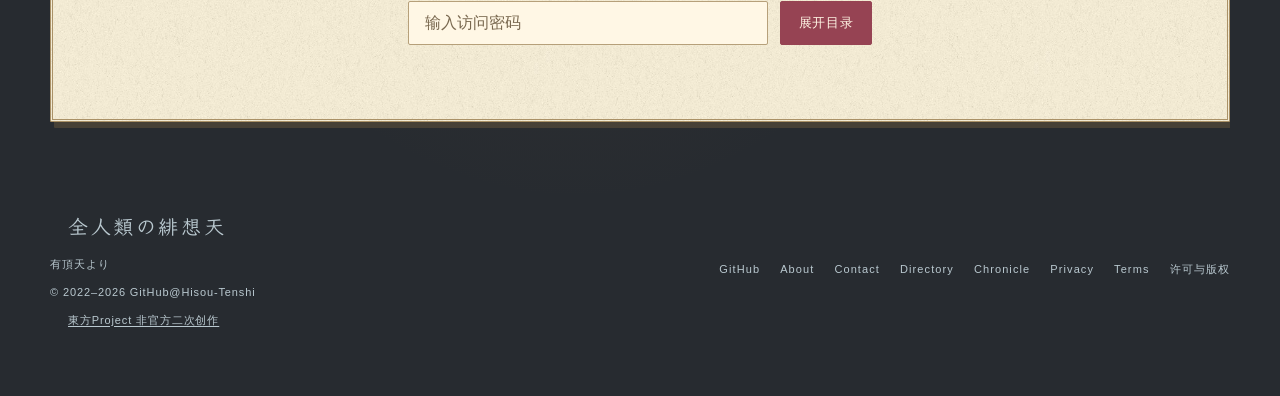
<file: download/index.html>
<!DOCTYPE html>
<html lang="zh-CN">
<head>
	<meta charset="UTF-8">
	<meta name="viewport" content="width=device-width, initial-scale=1, viewport-fit=cover">
	<script>
		/* Runs before paint: sets theme + marks JS availability (no network). */
		(function (d) {
			var c = d.cookie, g = function (k) { var m = c.match(new RegExp(k + '=([^;]+)')); return m ? m[1] : null; };
			var mode = g('themeMode') || 'auto', st = g('themeState') || 'Light';
			var dark = mode === 'auto'
				? !!(window.matchMedia && window.matchMedia('(prefers-color-scheme: dark)').matches)
				: st === 'Dark';
			var h = d.documentElement;
			h.setAttribute('data-theme', dark ? 'Dark' : 'Light');
			h.className += ' js';
		})(document);
	</script>
	<title>Download 資源 - 夢と現と交えては、幻想郷に、遊ぶがいい</title>
	<meta name="description" content="壁纸、素材，还有加密区的文件。">
	<meta name="keywords" content="緋想天,比那名居天子,東方Project,幻想郷,壁纸,下载">
	<meta name="author" content="Hisou-Tenshi">
	<meta name="theme-color" content="#F4E9DC" media="(prefers-color-scheme: light)">
	<meta name="theme-color" content="#172638" media="(prefers-color-scheme: dark)">
	<meta property="og:type" content="website">
	<meta property="og:site_name" content="全人類の緋想天">
	<meta property="og:title" content="Download 資源">
	<meta property="og:description" content="壁纸、素材，还有加密区的文件。">
	<meta property="og:image" content="https://avatars.githubusercontent.com/u/97383295">
	<meta property="og:url" content="https://tenshi.qzz.io/download/">
	<meta name="twitter:card" content="summary">
	<link rel="icon" href="/static/img/opt/favicon-32.png?v=6d841c43" sizes="32x32" type="image/png">
	<link rel="apple-touch-icon" href="/static/img/opt/favicon-180.png?v=22e44718">
	<link rel="canonical" href="https://tenshi.qzz.io/download/">
	<link rel="stylesheet" href="/static/css/root.css?v=9a7b9db8">
	<link rel="stylesheet" href="/static/css/style.css?v=4eddfd20">

<link rel="preload" href="/static/fonts/shrine-hand.woff2?v=1ac1c84f" as="font" type="font/woff2" crossorigin>
<link rel="stylesheet" href="/static/css/scenes.css?v=1f3d72c2">
<link rel="stylesheet" href="/static/css/shrine-details.css?v=a88441f4">
</head>
<body class="shrine-site scene download-scene scene--download" data-page="download"><a class="skip-link" href="#main">跳到主要内容</a><header class="global-nav" id="nav"><a class="global-brand" href="/" aria-label="全人類の緋想天 — 首页">全人類の緋想天</a><nav id="navLinks" class="primary-links" aria-label="主导航"><a class="nav__link" href="/" data-nav-page="home">Home</a><a class="nav__link" href="/about-us/" data-nav-page="about">About</a><a class="nav__link" href="/tools/" data-nav-page="tools">Tools</a><a class="nav__link" href="/sites/" data-nav-page="directory">Directory</a><a class="nav__link" href="/download/" data-nav-page="download" aria-current="page">Download</a><a class="nav__link" href="/contact-us/" data-nav-page="contact">Contact</a><a class="nav__link" href="/changelog/" data-nav-page="chronicle">Chronicle</a><a class="nav__link" href="/privacy-policy/" data-nav-page="privacy">Privacy</a><a class="nav__link" href="/terms-and-conditions/" data-nav-page="terms">Terms</a></nav><div class="nav__tools">
          <button class="nav__icon" id="themeBtn" type="button" aria-label="切换明暗主题" title="切换明暗主题">
            <svg class="icon-sun" viewBox="0 0 24 24"><circle cx="12" cy="12" r="4.2" /><path d="M12 2.6v2.2M12 19.2v2.2M2.6 12h2.2M19.2 12h2.2M5.4 5.4l1.6 1.6M17 17l1.6 1.6M18.6 5.4L17 7M7 17l-1.6 1.6" /></svg>
            <svg class="icon-moon" viewBox="0 0 24 24"><path d="M20 14.4A8.4 8.4 0 1 1 9.6 4a6.9 6.9 0 0 0 10.4 10.4z" /></svg>
          </button>
          <button class="nav__auto" id="themeAutoBtn" type="button" title="跟随系统主题" aria-label="跟随系统主题" aria-pressed="true">Auto</button>
<button class="nav__burger" id="burger" type="button" aria-label="菜单" aria-expanded="false" aria-controls="navLinks">
            <span></span>
            <span></span>
            <span></span>
          </button>
        </div></header><main id="main"><div class="location-title wrap"><p class="eyebrow">DOWNLOAD / THE TREASURY</p><h1>宝物庫</h1><p class="subtitle">把值得收藏的东西，妥善收好。</p></div><div class="treasury-layout wrap"><div class="chest"><div class="chest-lid"></div><div class="chest-base"></div><div class="chest-lock">蔵</div><div class="chest-tags"><span class="ofuda ofuda-small"><span class="ofuda-title">神社所蔵</span><span class="ofuda-stamp">神社蔵</span></span><span class="ofuda ofuda-small"><span class="ofuda-title">非公開封</span><span class="ofuda-stamp">神社蔵</span></span><button aria-label="前往封印区" class="seal-entry" data-sealed-target="secure" type="button"></button></div><p class="treasure-caption">公開二品　／　非公開の蔵はパスワードで解錠</p></div><section class="scroll-collection"><p class="eyebrow" style="color:#bfa471;margin-bottom:13px">PUBLIC COLLECTION</p><h2>历代背景收藏</h2>
<p class="download-legal" id="public-download-notice">原图版权归各权利人，不随站点代码或内容授权。请先核对来源和权利；权利不明请勿下载或复用。<a href="/terms-and-conditions/#download-terms">完整下载声明</a> · <a href="/terms-and-conditions/#feedback">侵权 / 署名反馈</a></p>
<button class="treasure-scroll" data-scroll="0"><span class="scroll-body"></span><span class="scroll-roller l"></span><span class="scroll-roller r"></span><span class="scroll-copy"><strong>雲景・机上</strong><small>PC 背景 · PNG · 1536 × 864</small></span><span class="scroll-seal">解封</span></button><a class="scroll-direct" aria-describedby="public-download-notice" download="background.PNG" href="https://github.com/Hisou-Tenshi/Hisou-Tenshi.github.io/releases/download/assets-v1/bg-original.PNG">下载原图 ↓</a><button class="treasure-scroll" data-scroll="1"><span class="scroll-body"></span><span class="scroll-roller l"></span><span class="scroll-roller r"></span><span class="scroll-copy"><strong>雲景・掌中</strong><small>手机背景 · JPG · 竖屏原图</small></span><span class="scroll-seal">解封</span></button><a class="scroll-direct" aria-describedby="public-download-notice" download="mobile-bg.jpg" href="https://github.com/Hisou-Tenshi/Hisou-Tenshi.github.io/releases/download/assets-v1/mobile-bg-original.jpg">下载原图 ↓</a><p style="font-size:11px;color:#b7a68a;line-height:1.9">点击解封查看资源，或直接下载原图。</p><p class="archive-note">旧版优化背景：<a href="/static/img/opt/bg-photo-soft.webp?v=d2a9b9c0">浅色版</a> · <a href="/static/img/opt/bg-dark-photo.webp?v=39b53621">深色版</a></p></section></div><section aria-labelledby="secure" class="treasury-secure wrap"><div><span class="eyebrow">SEALED ARCHIVE</span><h2 id="secure">封じられた収蔵品</h2><p>输入密码，开启非公开收藏。</p>
<p class="download-legal" id="sealed-download-notice">加密档案及解密文件由各权利人保留所有权利。仅经授权的临时样本可用于个人学习和私下技术交流；不得商用或转发，使用结束即删除，最迟下载后 24 小时删除。独立许可、另行授权或法律另有允许的除外。访问密码不代表授权。<a href="/terms-and-conditions/#download-terms">完整下载声明</a> · <a href="/terms-and-conditions/#feedback">侵权 / 署名反馈</a></p></div><blockquote class="epigraph">
<p class="epigraph__text">The oldest and strongest emotion of mankind is fear, and the oldest and strongest kind of fear is fear of the unknown. <cite class="epigraph__cite">H. P. Lovecraft, <i>Supernatural Horror in Literature</i> (1927)</cite></p>
</blockquote><div class="vault" data-rv="" data-vault="" data-vault-src="/download/vault.json" style="margin-top:26px">
<div class="vault__gate">
<span aria-hidden="true" class="vault__lock"><span class="arc"></span></span>
<div class="vault__label">SEALED / 非公开收藏</div>
<h3 class="vault__title">收藏封存</h3>
<p class="vault__hint">使用约定的访问密码展开目录；每份文件另设解密密码。</p>
<form class="vault__form">
<input aria-label="密码" autocomplete="off" class="vault__input" data-vault-input="" placeholder="输入访问密码" type="password"/>
<button class="btn btn--primary" data-vault-submit="" type="submit">展开目录</button>
</form>
<div aria-live="polite" class="vault__msg" data-vault-msg="" role="status"></div>
</div>
<div class="vault__body" data-vault-out=""></div>
</div></section></main><footer class="scene-foot wrap"><div><a class="global-brand" href="/">全人類の緋想天</a><p>有頂天より</p><p>© 2022–<span data-site-year>2026</span> GitHub@Hisou-Tenshi</p><p><a href="/terms-and-conditions/#touhou">東方Project 非官方二次创作</a></p></div><nav aria-label="页脚导航"><a href="https://github.com/Hisou-Tenshi">GitHub</a><a href="/about-us/">About</a><a href="/contact-us/">Contact</a><a href="/sites/">Directory</a><a href="/changelog/">Chronicle</a><a href="/privacy-policy/">Privacy</a><a href="/terms-and-conditions/">Terms</a><a href="/terms-and-conditions/#copyright">许可与版权</a></nav></footer><div class="ritual-overlay" id="ritualOverlay" role="dialog" aria-modal="true" aria-label="神社器物" hidden><button class="ritual-close" type="button" aria-label="关闭预览">×</button><div class="ritual-circle" aria-hidden="true"></div><div class="ritual-dialog" id="ritualDialog"></div></div><script defer src="/static/js/site-content.js?v=87e0ad06"></script><script defer src="/static/js/script.js?v=719dd40b"></script><script defer src="/static/js/vault.js?v=30e6adcd"></script><script defer src="/static/js/shrine.js?v=7466709e"></script></body></html>
</file>
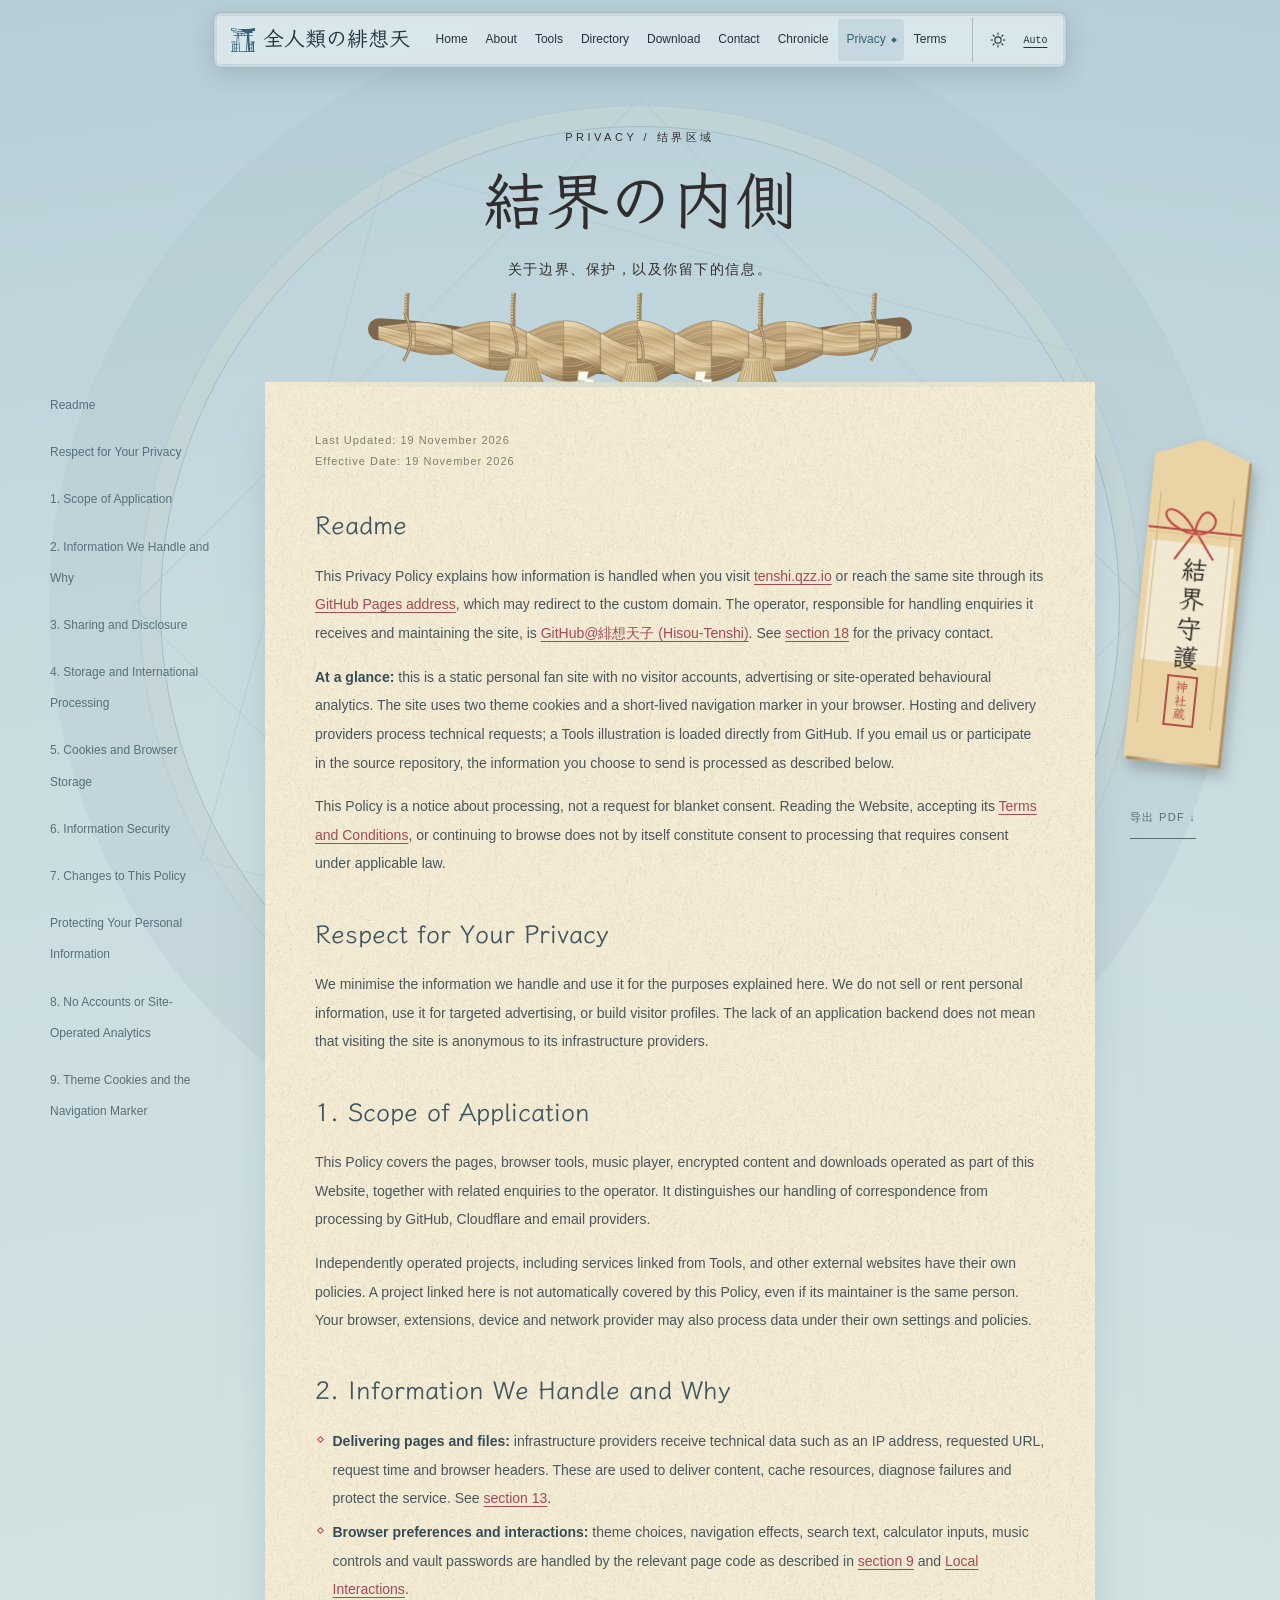
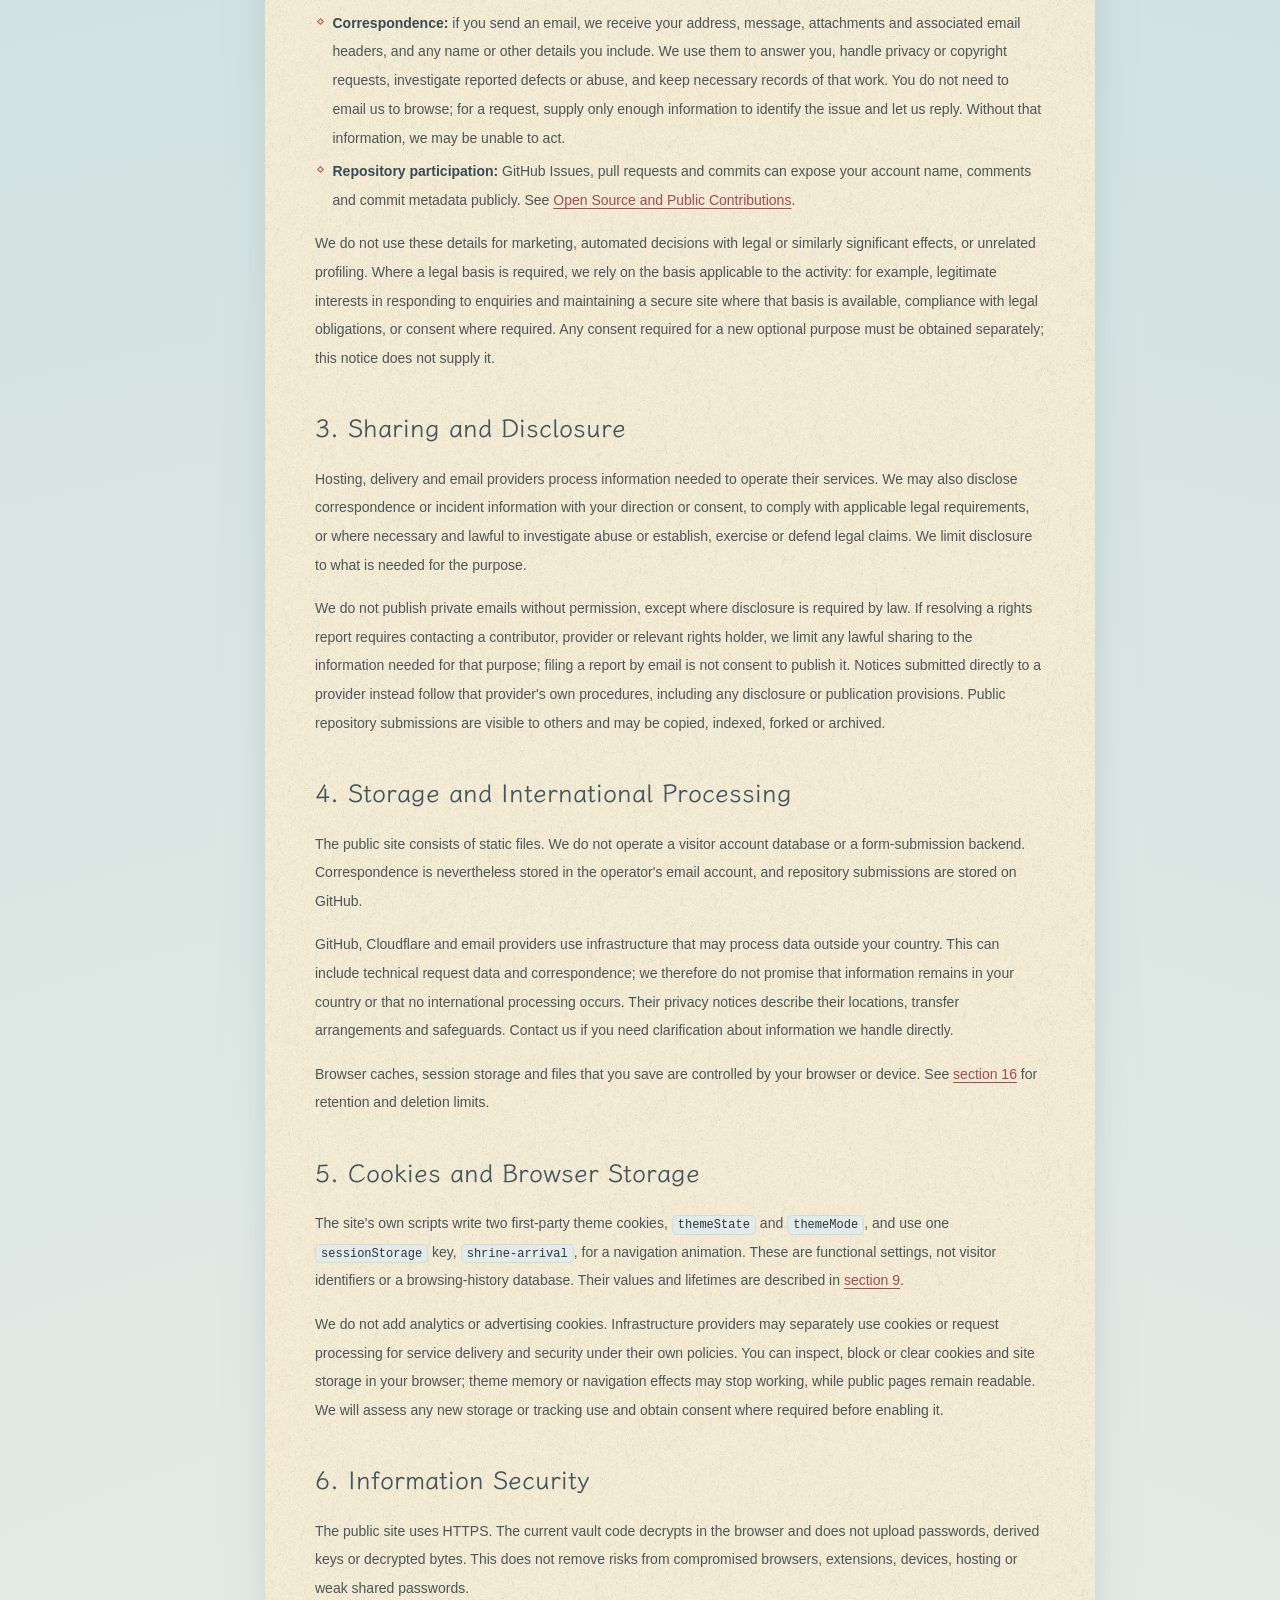
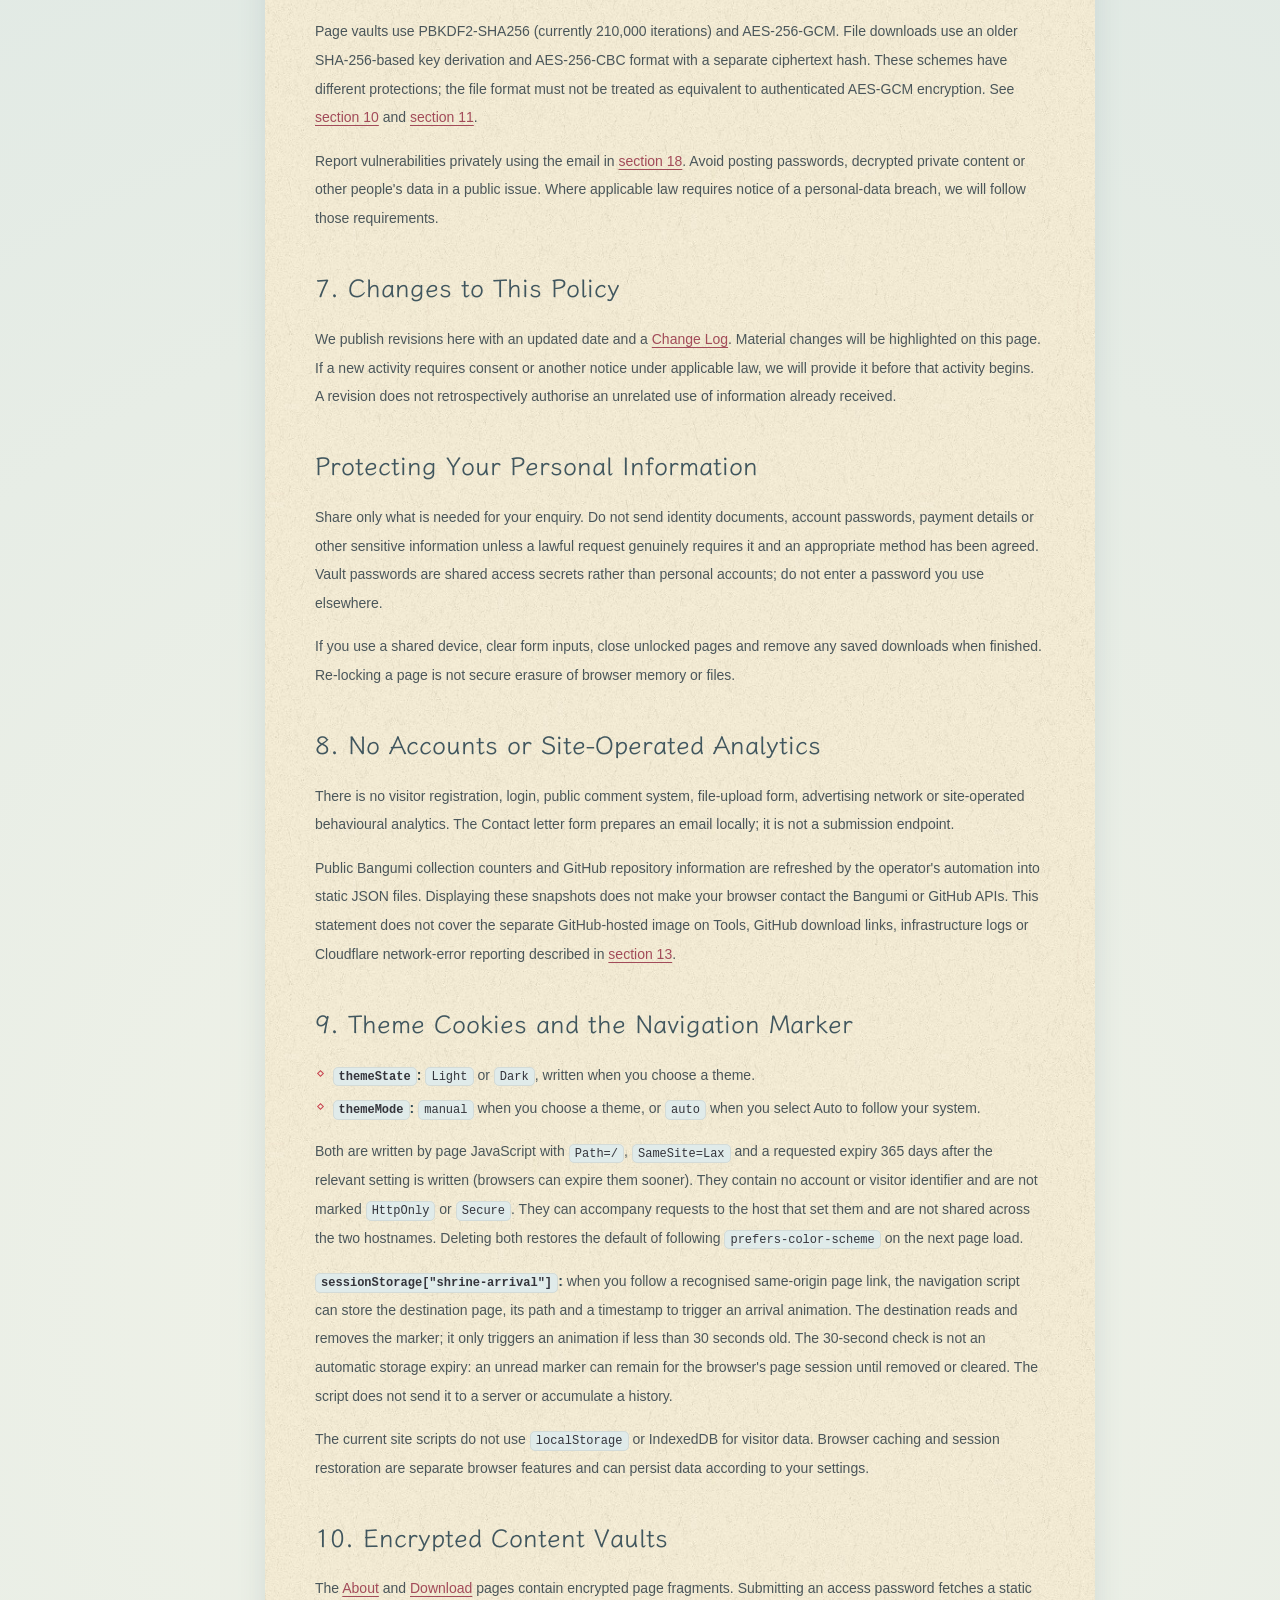
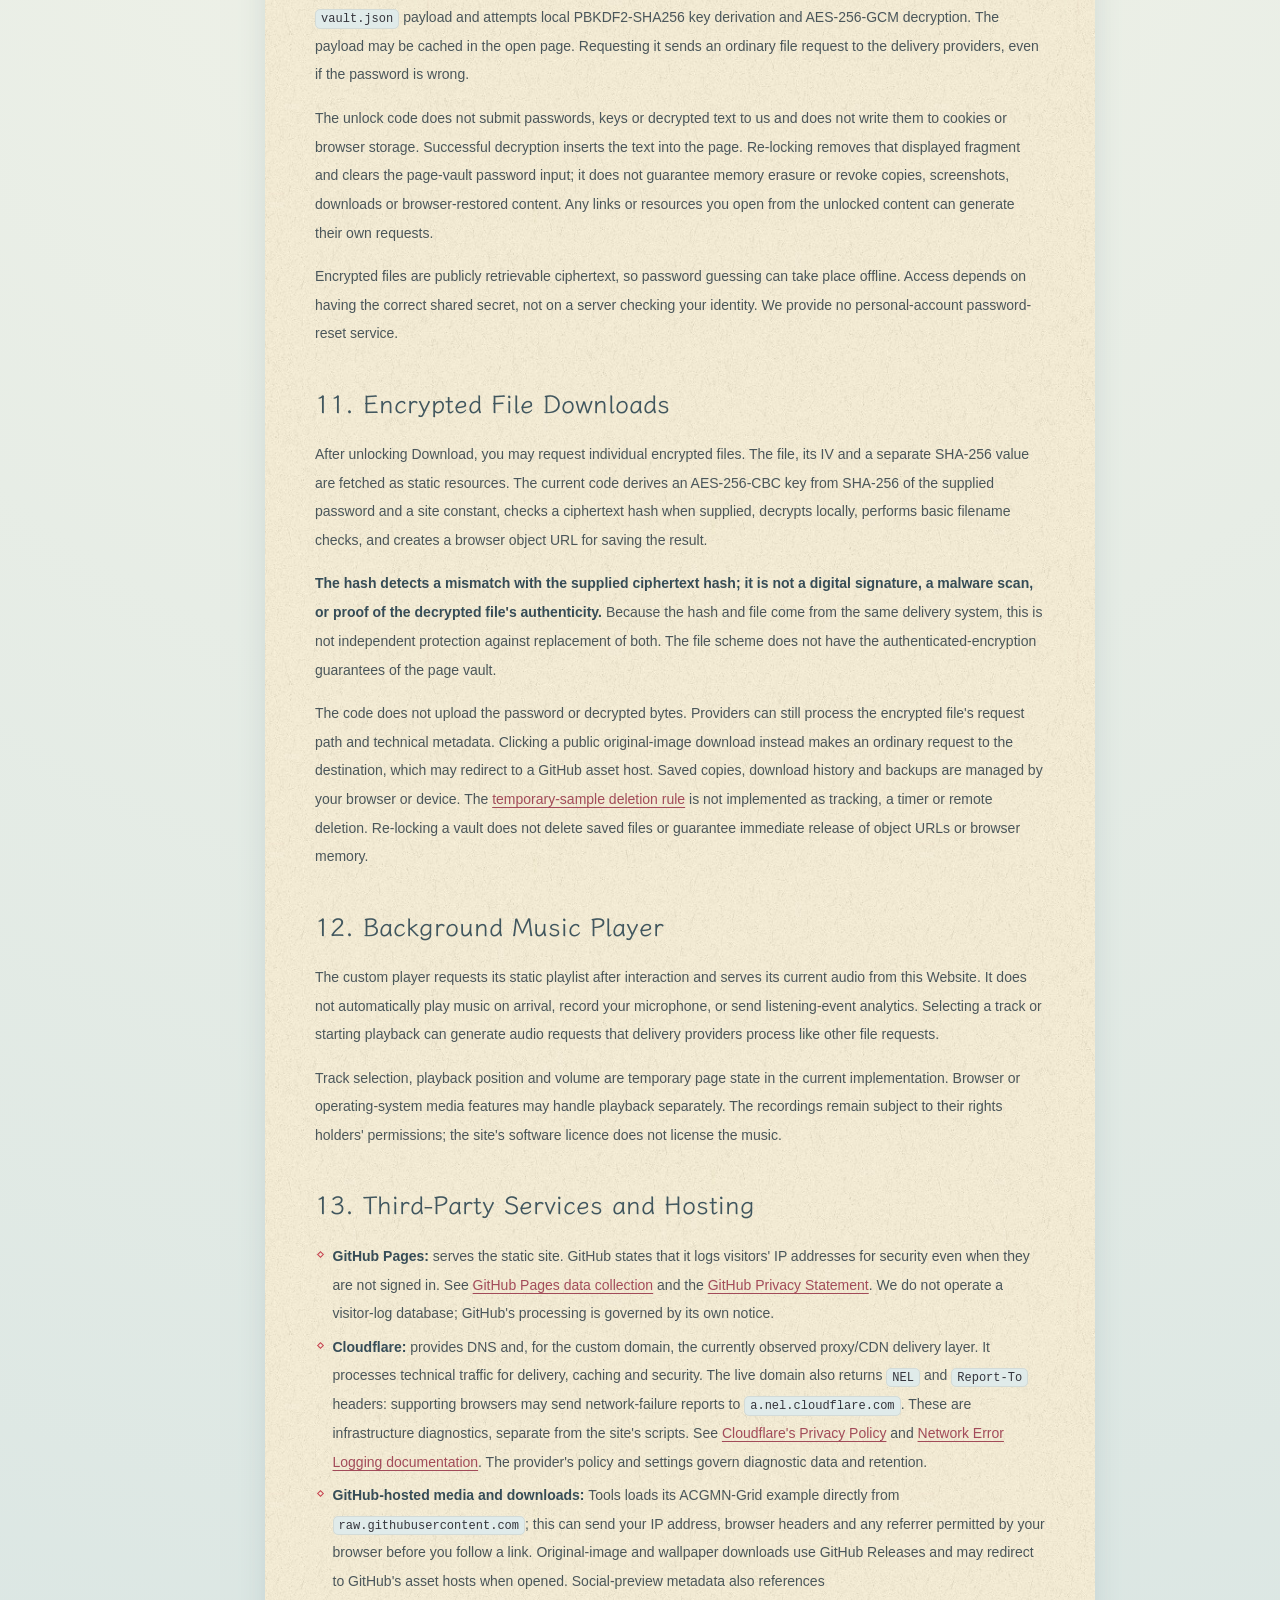
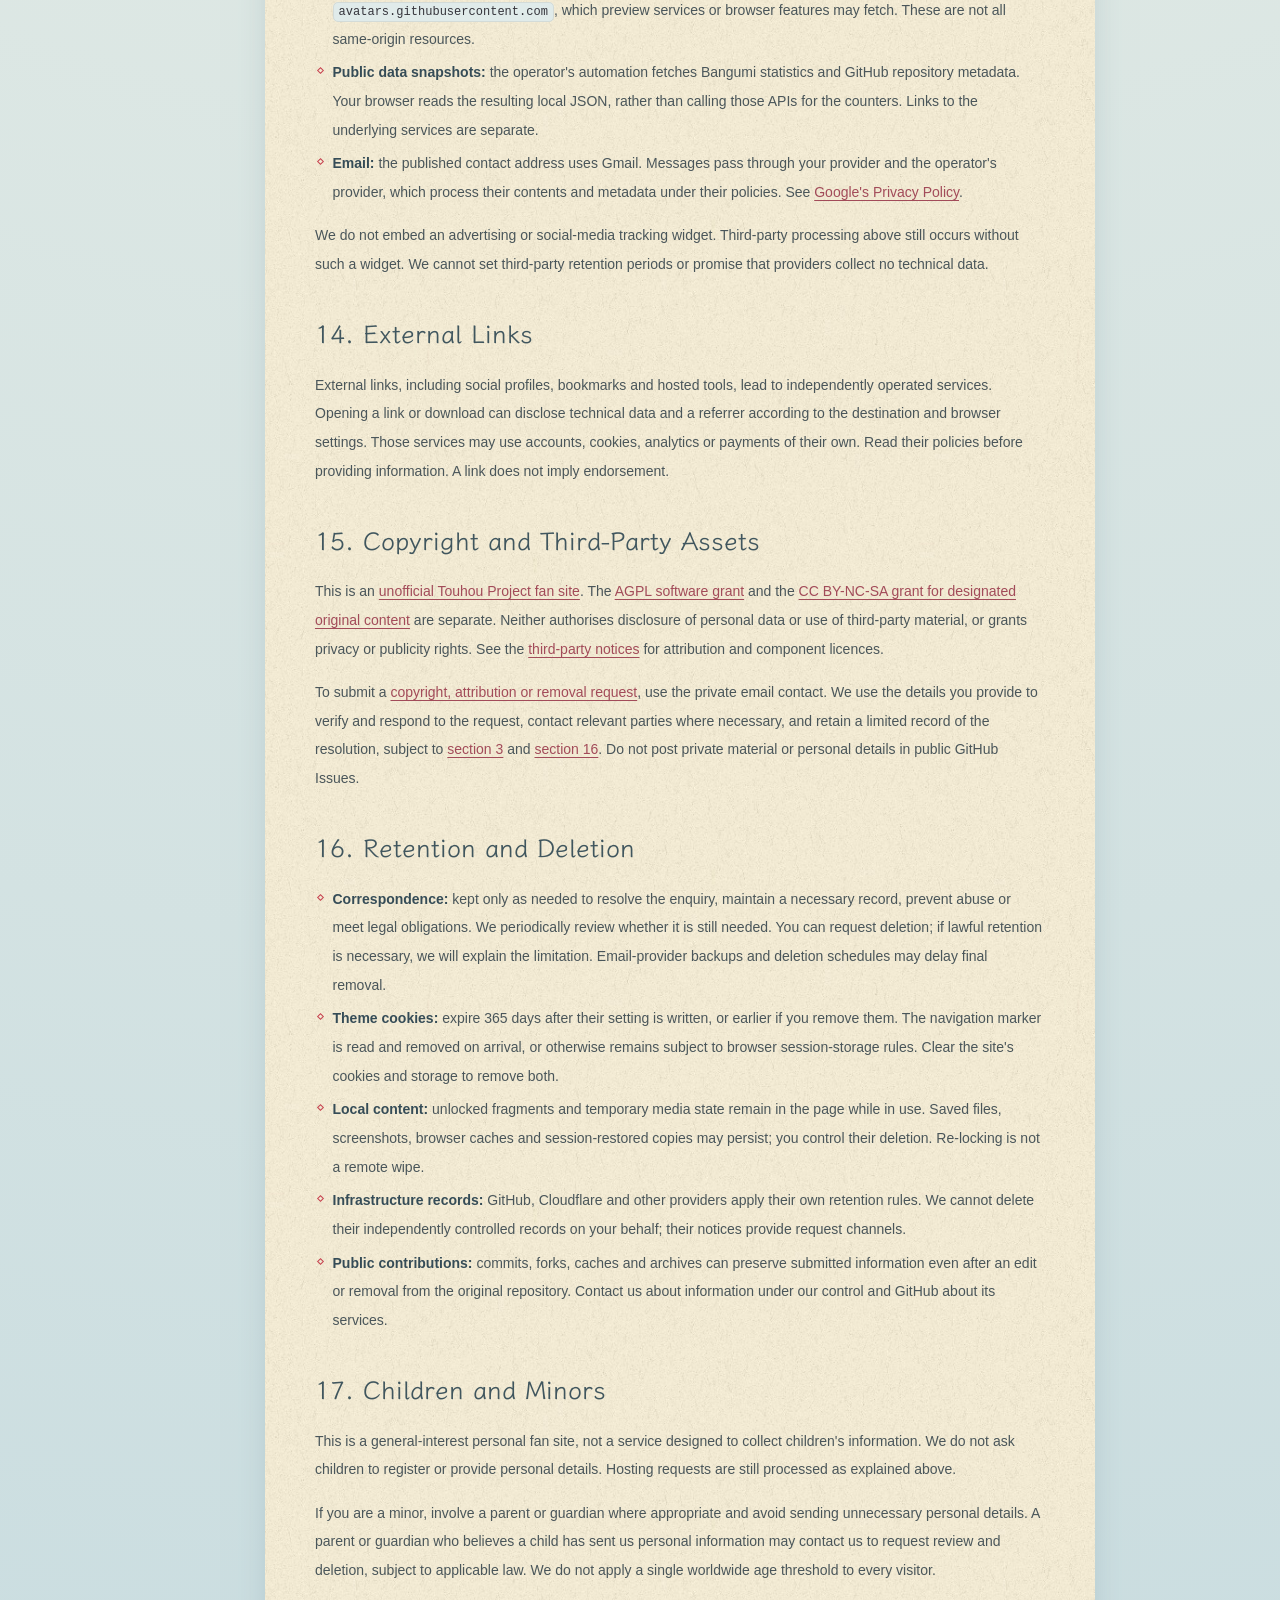
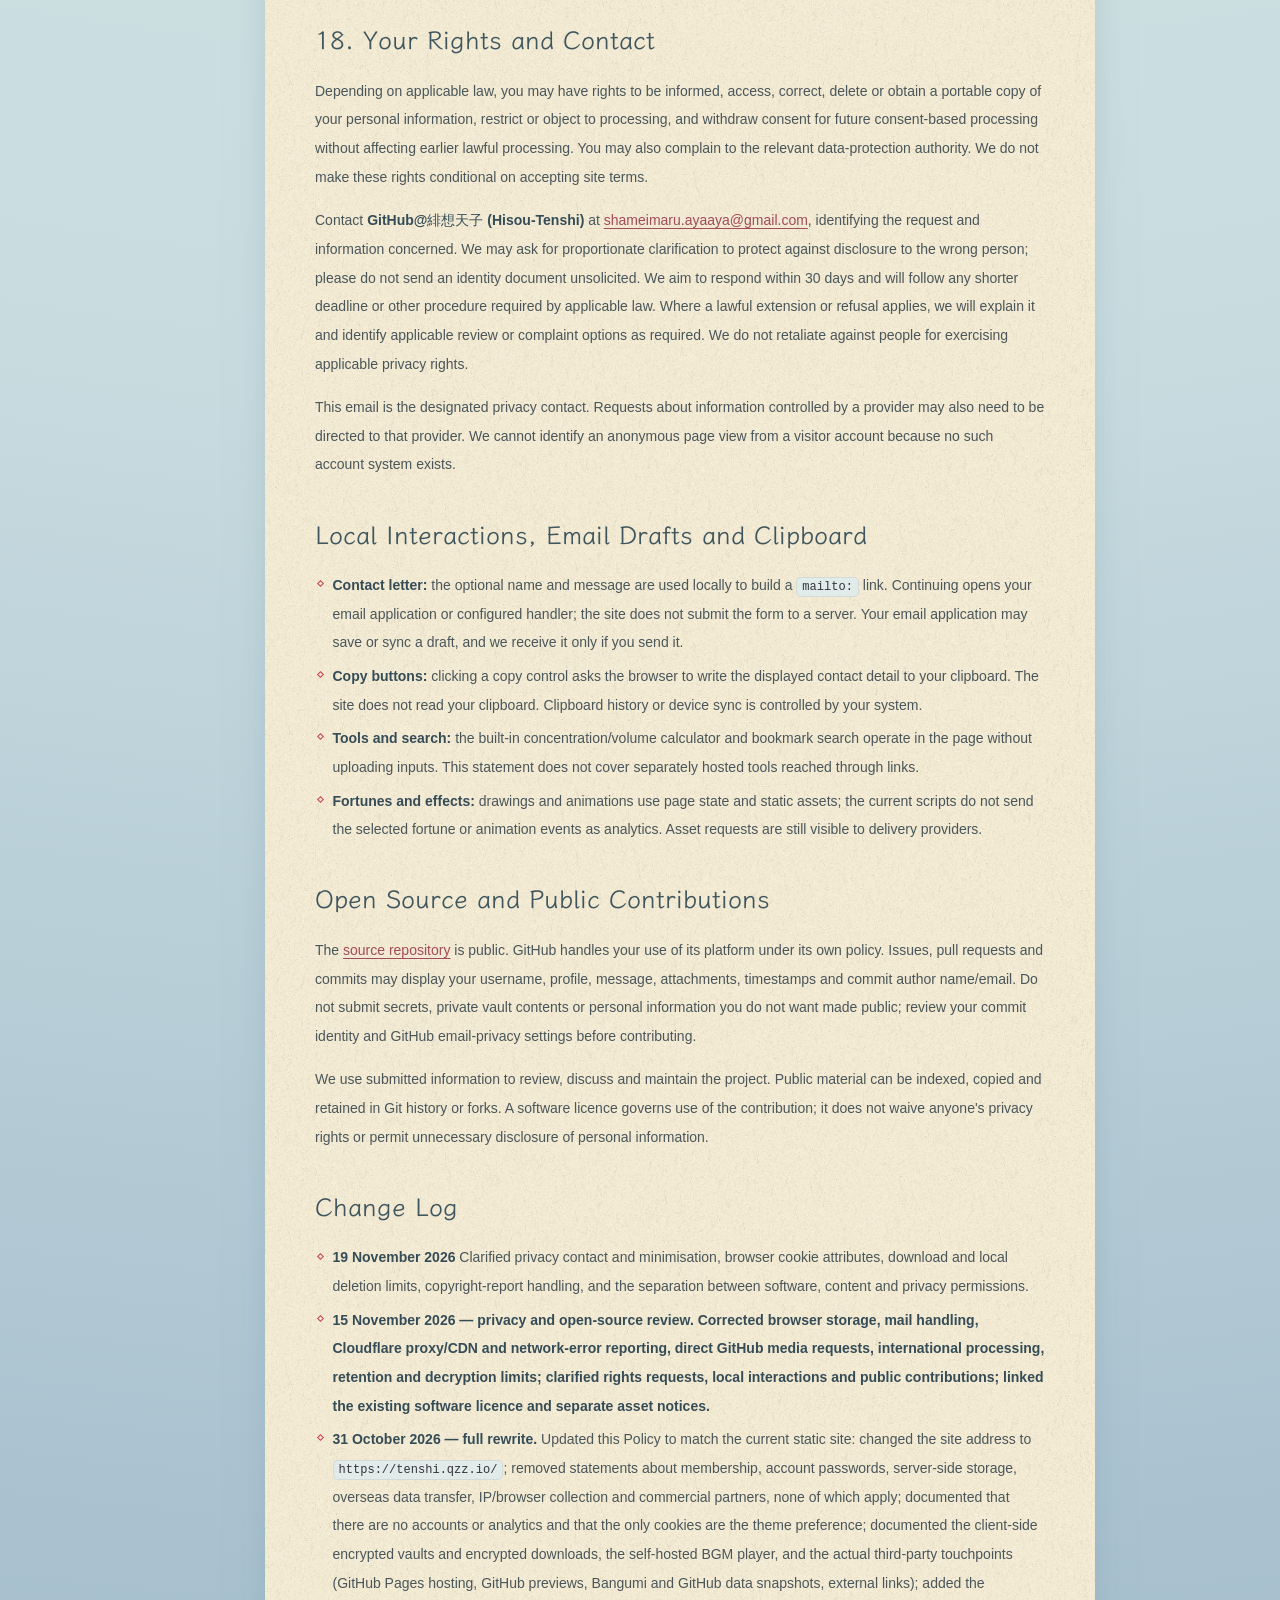
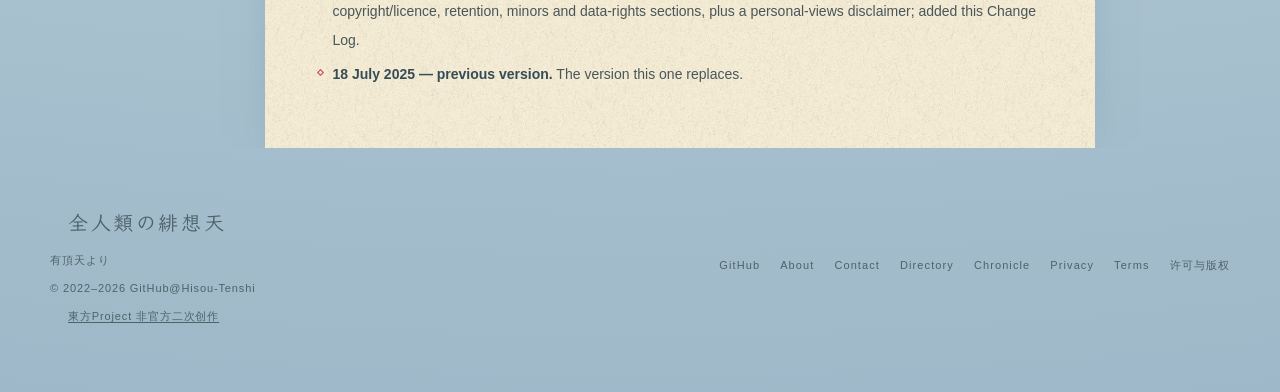
<file: privacy-policy/index.html>
<!DOCTYPE html>
<html lang="zh-CN">
<head>
	<meta charset="UTF-8">
	<meta name="viewport" content="width=device-width, initial-scale=1, viewport-fit=cover">
	<script>
		/* Runs before paint: sets theme + marks JS availability (no network). */
		(function (d) {
			var c = d.cookie, g = function (k) { var m = c.match(new RegExp(k + '=([^;]+)')); return m ? m[1] : null; };
			var mode = g('themeMode') || 'auto', st = g('themeState') || 'Light';
			var dark = mode === 'auto'
				? !!(window.matchMedia && window.matchMedia('(prefers-color-scheme: dark)').matches)
				: st === 'Dark';
			var h = d.documentElement;
			h.setAttribute('data-theme', dark ? 'Dark' : 'Light');
			h.className += ' js';
		})(document);
	</script>
	<title>Privacy Policy - 夢と現と交えては、幻想郷に、遊ぶがいい</title>
	<meta name="description" content="Privacy Policy covering hosting requests, theme cookies, browser storage, local decryption, email contact and personal-data rights.">
	<meta name="keywords" content="緋想天,比那名居天子,東方Project,幻想郷,个人主页,ACGMN">
	<meta name="author" content="Hisou-Tenshi">
	<meta name="theme-color" content="#F4E9DC" media="(prefers-color-scheme: light)">
	<meta name="theme-color" content="#172638" media="(prefers-color-scheme: dark)">
	<meta property="og:type" content="website">
	<meta property="og:site_name" content="全人類の緋想天">
	<meta property="og:title" content="Privacy Policy">
	<meta property="og:description" content="Privacy Policy covering hosting requests, theme cookies, browser storage, local decryption, email contact and personal-data rights.">
	<meta property="og:image" content="https://avatars.githubusercontent.com/u/97383295">
	<meta property="og:url" content="https://tenshi.qzz.io/privacy-policy/">
	<meta name="twitter:card" content="summary">
	<link rel="icon" href="/static/img/opt/favicon-32.png?v=6d841c43" sizes="32x32" type="image/png">
	<link rel="apple-touch-icon" href="/static/img/opt/favicon-180.png?v=22e44718">
	<link rel="canonical" href="https://tenshi.qzz.io/privacy-policy/">
	<link rel="stylesheet" href="/static/css/root.css?v=9a7b9db8">
	<link rel="stylesheet" href="/static/css/style.css?v=4eddfd20">

<link rel="preload" href="/static/fonts/shrine-hand.woff2?v=1ac1c84f" as="font" type="font/woff2" crossorigin>
<link rel="stylesheet" href="/static/css/scenes.css?v=1f3d72c2">
<link rel="stylesheet" href="/static/css/shrine-details.css?v=a88441f4">
</head>
<body class="shrine-site scene privacy-scene scene--privacy" data-page="privacy"><a class="skip-link" href="#main">跳到主要内容</a><header class="global-nav" id="nav"><a class="global-brand" href="/" aria-label="全人類の緋想天 — 首页">全人類の緋想天</a><nav id="navLinks" class="primary-links" aria-label="主导航"><a class="nav__link" href="/" data-nav-page="home">Home</a><a class="nav__link" href="/about-us/" data-nav-page="about">About</a><a class="nav__link" href="/tools/" data-nav-page="tools">Tools</a><a class="nav__link" href="/sites/" data-nav-page="directory">Directory</a><a class="nav__link" href="/download/" data-nav-page="download">Download</a><a class="nav__link" href="/contact-us/" data-nav-page="contact">Contact</a><a class="nav__link" href="/changelog/" data-nav-page="chronicle">Chronicle</a><a class="nav__link" href="/privacy-policy/" data-nav-page="privacy" aria-current="page">Privacy</a><a class="nav__link" href="/terms-and-conditions/" data-nav-page="terms">Terms</a></nav><div class="nav__tools">
          <button class="nav__icon" id="themeBtn" type="button" aria-label="切换明暗主题" title="切换明暗主题">
            <svg class="icon-sun" viewBox="0 0 24 24"><circle cx="12" cy="12" r="4.2" /><path d="M12 2.6v2.2M12 19.2v2.2M2.6 12h2.2M19.2 12h2.2M5.4 5.4l1.6 1.6M17 17l1.6 1.6M18.6 5.4L17 7M7 17l-1.6 1.6" /></svg>
            <svg class="icon-moon" viewBox="0 0 24 24"><path d="M20 14.4A8.4 8.4 0 1 1 9.6 4a6.9 6.9 0 0 0 10.4 10.4z" /></svg>
          </button>
          <button class="nav__auto" id="themeAutoBtn" type="button" title="跟随系统主题" aria-label="跟随系统主题" aria-pressed="true">Auto</button>
<button class="nav__burger" id="burger" type="button" aria-label="菜单" aria-expanded="false" aria-controls="navLinks">
            <span></span>
            <span></span>
            <span></span>
          </button>
        </div></header><main id="main"><div class="boundary-circle"></div><div class="boundary-rope"></div><div class="location-title privacy-title wrap"><p class="eyebrow">PRIVACY / 结界区域</p><h1>結界の内側</h1><p class="subtitle">关于边界、保护，以及你留下的信息。</p></div><div class="privacy-layout"><nav aria-label="本页目录" class="doc__toc privacy-toc" lang="en">
<a href="#readme">Readme</a>
<a href="#respect">Respect for Your Privacy</a>
<a href="#scope">1. Scope of Application</a>
<a href="#use">2. Information We Handle and Why</a>
<a href="#disclosure">3. Sharing and Disclosure</a>
<a href="#storage">4. Storage and International Processing</a>
<a href="#cookies">5. Cookies and Browser Storage</a>
<a href="#security">6. Information Security</a>
<a href="#amendments">7. Changes to This Policy</a>
<a href="#protect">Protecting Your Personal Information</a>
<a href="#no-accounts">8. No Accounts or Site-Operated Analytics</a>
<a href="#theme-cookie">9. Theme Cookies and the Navigation Marker</a>
<a href="#vaults">10. Encrypted Content Vaults</a>
<a href="#downloads">11. Encrypted File Downloads</a>
<a href="#bgm">12. Background Music Player</a>
<a href="#third-party">13. Third-Party Services and Hosting</a>
<a href="#external-links">14. External Links</a>
<a href="#copyright">15. Copyright and Third-Party Assets</a>
<a href="#retention">16. Retention and Deletion</a>
<a href="#children">17. Children and Minors</a>
<a href="#contact">18. Your Rights and Contact</a>
<a href="#local-tools">Local Interactions, Email Drafts and Clipboard</a>
<a href="#open-source">Open Source and Public Contributions</a>
<a href="#changelog">Change Log</a>
</nav><article class="privacy-document"><div class="doc-date">Last Updated: <time datetime="2026-11-19">19 November 2026</time><br/>Effective Date: <time datetime="2026-11-19">19 November 2026</time></div><div class="doc__body" lang="en">
<h2 id="readme">Readme</h2>
<p>This Privacy Policy explains how information is handled when you visit <a href="https://tenshi.qzz.io/">tenshi.qzz.io</a> or reach the same site through its <a href="https://hisou-tenshi.github.io/">GitHub Pages address</a>, which may redirect to the custom domain. The operator, responsible for handling enquiries it receives and maintaining the site, is <a href="https://github.com/Hisou-Tenshi">GitHub@緋想天子 (Hisou-Tenshi)</a>. See <a href="#contact">section 18</a> for the privacy contact.</p>
<p><strong>At a glance:</strong> this is a static personal fan site with no visitor accounts, advertising or site-operated behavioural analytics. The site uses two theme cookies and a short-lived navigation marker in your browser. Hosting and delivery providers process technical requests; a Tools illustration is loaded directly from GitHub. If you email us or participate in the source repository, the information you choose to send is processed as described below.</p>
<p>This Policy is a notice about processing, not a request for blanket consent. Reading the Website, accepting its <a href="/terms-and-conditions/">Terms and Conditions</a>, or continuing to browse does not by itself constitute consent to processing that requires consent under applicable law.</p>
<h2 id="respect">Respect for Your Privacy</h2>
<p>We minimise the information we handle and use it for the purposes explained here. We do not sell or rent personal information, use it for targeted advertising, or build visitor profiles. The lack of an application backend does not mean that visiting the site is anonymous to its infrastructure providers.</p>
<h2 id="scope">1. Scope of Application</h2>
<p>This Policy covers the pages, browser tools, music player, encrypted content and downloads operated as part of this Website, together with related enquiries to the operator. It distinguishes our handling of correspondence from processing by GitHub, Cloudflare and email providers.</p>
<p>Independently operated projects, including services linked from Tools, and other external websites have their own policies. A project linked here is not automatically covered by this Policy, even if its maintainer is the same person. Your browser, extensions, device and network provider may also process data under their own settings and policies.</p>
<h2 id="use">2. Information We Handle and Why</h2>
<ul>
<li><strong>Delivering pages and files:</strong> infrastructure providers receive technical data such as an IP address, requested URL, request time and browser headers. These are used to deliver content, cache resources, diagnose failures and protect the service. See <a href="#third-party">section 13</a>.</li>
<li><strong>Browser preferences and interactions:</strong> theme choices, navigation effects, search text, calculator inputs, music controls and vault passwords are handled by the relevant page code as described in <a href="#theme-cookie">section 9</a> and <a href="#local-tools">Local Interactions</a>.</li>
<li><strong>Correspondence:</strong> if you send an email, we receive your address, message, attachments and associated email headers, and any name or other details you include. We use them to answer you, handle privacy or copyright requests, investigate reported defects or abuse, and keep necessary records of that work. You do not need to email us to browse; for a request, supply only enough information to identify the issue and let us reply. Without that information, we may be unable to act.</li>
<li><strong>Repository participation:</strong> GitHub Issues, pull requests and commits can expose your account name, comments and commit metadata publicly. See <a href="#open-source">Open Source and Public Contributions</a>.</li>
</ul>
<p>We do not use these details for marketing, automated decisions with legal or similarly significant effects, or unrelated profiling. Where a legal basis is required, we rely on the basis applicable to the activity: for example, legitimate interests in responding to enquiries and maintaining a secure site where that basis is available, compliance with legal obligations, or consent where required. Any consent required for a new optional purpose must be obtained separately; this notice does not supply it.</p>
<h2 id="disclosure">3. Sharing and Disclosure</h2>
<p>Hosting, delivery and email providers process information needed to operate their services. We may also disclose correspondence or incident information with your direction or consent, to comply with applicable legal requirements, or where necessary and lawful to investigate abuse or establish, exercise or defend legal claims. We limit disclosure to what is needed for the purpose.</p>
<p>We do not publish private emails without permission, except where disclosure is required by law. If resolving a rights report requires contacting a contributor, provider or relevant rights holder, we limit any lawful sharing to the information needed for that purpose; filing a report by email is not consent to publish it. Notices submitted directly to a provider instead follow that provider's own procedures, including any disclosure or publication provisions. Public repository submissions are visible to others and may be copied, indexed, forked or archived.</p>
<h2 id="storage">4. Storage and International Processing</h2>
<p>The public site consists of static files. We do not operate a visitor account database or a form-submission backend. Correspondence is nevertheless stored in the operator's email account, and repository submissions are stored on GitHub.</p>
<p>GitHub, Cloudflare and email providers use infrastructure that may process data outside your country. This can include technical request data and correspondence; we therefore do not promise that information remains in your country or that no international processing occurs. Their privacy notices describe their locations, transfer arrangements and safeguards. Contact us if you need clarification about information we handle directly.</p>
<p>Browser caches, session storage and files that you save are controlled by your browser or device. See <a href="#retention">section 16</a> for retention and deletion limits.</p>
<h2 id="cookies">5. Cookies and Browser Storage</h2>
<p>The site's own scripts write two first-party theme cookies, <code>themeState</code> and <code>themeMode</code>, and use one <code>sessionStorage</code> key, <code>shrine-arrival</code>, for a navigation animation. These are functional settings, not visitor identifiers or a browsing-history database. Their values and lifetimes are described in <a href="#theme-cookie">section 9</a>.</p>
<p>We do not add analytics or advertising cookies. Infrastructure providers may separately use cookies or request processing for service delivery and security under their own policies. You can inspect, block or clear cookies and site storage in your browser; theme memory or navigation effects may stop working, while public pages remain readable. We will assess any new storage or tracking use and obtain consent where required before enabling it.</p>
<h2 id="security">6. Information Security</h2>
<p>The public site uses HTTPS. The current vault code decrypts in the browser and does not upload passwords, derived keys or decrypted bytes. This does not remove risks from compromised browsers, extensions, devices, hosting or weak shared passwords.</p>
<p>Page vaults use PBKDF2-SHA256 (currently 210,000 iterations) and AES-256-GCM. File downloads use an older SHA-256-based key derivation and AES-256-CBC format with a separate ciphertext hash. These schemes have different protections; the file format must not be treated as equivalent to authenticated AES-GCM encryption. See <a href="#vaults">section 10</a> and <a href="#downloads">section 11</a>.</p>
<p>Report vulnerabilities privately using the email in <a href="#contact">section 18</a>. Avoid posting passwords, decrypted private content or other people's data in a public issue. Where applicable law requires notice of a personal-data breach, we will follow those requirements.</p>
<h2 id="amendments">7. Changes to This Policy</h2>
<p>We publish revisions here with an updated date and a <a href="#changelog">Change Log</a>. Material changes will be highlighted on this page. If a new activity requires consent or another notice under applicable law, we will provide it before that activity begins. A revision does not retrospectively authorise an unrelated use of information already received.</p>
<h2 id="protect">Protecting Your Personal Information</h2>
<p>Share only what is needed for your enquiry. Do not send identity documents, account passwords, payment details or other sensitive information unless a lawful request genuinely requires it and an appropriate method has been agreed. Vault passwords are shared access secrets rather than personal accounts; do not enter a password you use elsewhere.</p>
<p>If you use a shared device, clear form inputs, close unlocked pages and remove any saved downloads when finished. Re-locking a page is not secure erasure of browser memory or files.</p>
<h2 id="no-accounts">8. No Accounts or Site-Operated Analytics</h2>
<p>There is no visitor registration, login, public comment system, file-upload form, advertising network or site-operated behavioural analytics. The Contact letter form prepares an email locally; it is not a submission endpoint.</p>
<p>Public Bangumi collection counters and GitHub repository information are refreshed by the operator's automation into static JSON files. Displaying these snapshots does not make your browser contact the Bangumi or GitHub APIs. This statement does not cover the separate GitHub-hosted image on Tools, GitHub download links, infrastructure logs or Cloudflare network-error reporting described in <a href="#third-party">section 13</a>.</p>
<h2 id="theme-cookie">9. Theme Cookies and the Navigation Marker</h2>
<ul>
<li><strong><code>themeState</code>:</strong> <code>Light</code> or <code>Dark</code>, written when you choose a theme.</li>
<li><strong><code>themeMode</code>:</strong> <code>manual</code> when you choose a theme, or <code>auto</code> when you select Auto to follow your system.</li>
</ul>
<p>Both are written by page JavaScript with <code>Path=/</code>, <code>SameSite=Lax</code> and a requested expiry 365 days after the relevant setting is written (browsers can expire them sooner). They contain no account or visitor identifier and are not marked <code>HttpOnly</code> or <code>Secure</code>. They can accompany requests to the host that set them and are not shared across the two hostnames. Deleting both restores the default of following <code>prefers-color-scheme</code> on the next page load.</p>
<p><strong><code>sessionStorage["shrine-arrival"]</code>:</strong> when you follow a recognised same-origin page link, the navigation script can store the destination page, its path and a timestamp to trigger an arrival animation. The destination reads and removes the marker; it only triggers an animation if less than 30 seconds old. The 30-second check is not an automatic storage expiry: an unread marker can remain for the browser's page session until removed or cleared. The script does not send it to a server or accumulate a history.</p>
<p>The current site scripts do not use <code>localStorage</code> or IndexedDB for visitor data. Browser caching and session restoration are separate browser features and can persist data according to your settings.</p>
<h2 id="vaults">10. Encrypted Content Vaults</h2>
<p>The <a href="/about-us/">About</a> and <a href="/download/">Download</a> pages contain encrypted page fragments. Submitting an access password fetches a static <code>vault.json</code> payload and attempts local PBKDF2-SHA256 key derivation and AES-256-GCM decryption. The payload may be cached in the open page. Requesting it sends an ordinary file request to the delivery providers, even if the password is wrong.</p>
<p>The unlock code does not submit passwords, keys or decrypted text to us and does not write them to cookies or browser storage. Successful decryption inserts the text into the page. Re-locking removes that displayed fragment and clears the page-vault password input; it does not guarantee memory erasure or revoke copies, screenshots, downloads or browser-restored content. Any links or resources you open from the unlocked content can generate their own requests.</p>
<p>Encrypted files are publicly retrievable ciphertext, so password guessing can take place offline. Access depends on having the correct shared secret, not on a server checking your identity. We provide no personal-account password-reset service.</p>
<h2 id="downloads">11. Encrypted File Downloads</h2>
<p>After unlocking Download, you may request individual encrypted files. The file, its IV and a separate SHA-256 value are fetched as static resources. The current code derives an AES-256-CBC key from SHA-256 of the supplied password and a site constant, checks a ciphertext hash when supplied, decrypts locally, performs basic filename checks, and creates a browser object URL for saving the result.</p>
<p><strong>The hash detects a mismatch with the supplied ciphertext hash; it is not a digital signature, a malware scan, or proof of the decrypted file's authenticity.</strong> Because the hash and file come from the same delivery system, this is not independent protection against replacement of both. The file scheme does not have the authenticated-encryption guarantees of the page vault.</p>
<p>The code does not upload the password or decrypted bytes. Providers can still process the encrypted file's request path and technical metadata. Clicking a public original-image download instead makes an ordinary request to the destination, which may redirect to a GitHub asset host. Saved copies, download history and backups are managed by your browser or device. The <a href="/terms-and-conditions/#download-terms">temporary-sample deletion rule</a> is not implemented as tracking, a timer or remote deletion. Re-locking a vault does not delete saved files or guarantee immediate release of object URLs or browser memory.</p>
<h2 id="bgm">12. Background Music Player</h2>
<p>The custom player requests its static playlist after interaction and serves its current audio from this Website. It does not automatically play music on arrival, record your microphone, or send listening-event analytics. Selecting a track or starting playback can generate audio requests that delivery providers process like other file requests.</p>
<p>Track selection, playback position and volume are temporary page state in the current implementation. Browser or operating-system media features may handle playback separately. The recordings remain subject to their rights holders' permissions; the site's software licence does not license the music.</p>
<h2 id="third-party">13. Third-Party Services and Hosting</h2>
<ul>
<li><strong>GitHub Pages:</strong> serves the static site. GitHub states that it logs visitors' IP addresses for security even when they are not signed in. See <a href="https://docs.github.com/en/pages/getting-started-with-github-pages/what-is-github-pages#data-collection" target="_blank" rel="noopener noreferrer">GitHub Pages data collection</a> and the <a href="https://docs.github.com/en/site-policy/privacy-policies/github-general-privacy-statement" target="_blank" rel="noopener noreferrer">GitHub Privacy Statement</a>. We do not operate a visitor-log database; GitHub's processing is governed by its own notice.</li>
<li><strong>Cloudflare:</strong> provides DNS and, for the custom domain, the currently observed proxy/CDN delivery layer. It processes technical traffic for delivery, caching and security. The live domain also returns <code>NEL</code> and <code>Report-To</code> headers: supporting browsers may send network-failure reports to <code>a.nel.cloudflare.com</code>. These are infrastructure diagnostics, separate from the site's scripts. See <a href="https://www.cloudflare.com/privacypolicy/" target="_blank" rel="noopener noreferrer">Cloudflare's Privacy Policy</a> and <a href="https://developers.cloudflare.com/network-error-logging/" target="_blank" rel="noopener noreferrer">Network Error Logging documentation</a>. The provider's policy and settings govern diagnostic data and retention.</li>
<li><strong>GitHub-hosted media and downloads:</strong> Tools loads its ACGMN-Grid example directly from <code>raw.githubusercontent.com</code>; this can send your IP address, browser headers and any referrer permitted by your browser before you follow a link. Original-image and wallpaper downloads use GitHub Releases and may redirect to GitHub's asset hosts when opened. Social-preview metadata also references <code>avatars.githubusercontent.com</code>, which preview services or browser features may fetch. These are not all same-origin resources.</li>
<li><strong>Public data snapshots:</strong> the operator's automation fetches Bangumi statistics and GitHub repository metadata. Your browser reads the resulting local JSON, rather than calling those APIs for the counters. Links to the underlying services are separate.</li>
<li><strong>Email:</strong> the published contact address uses Gmail. Messages pass through your provider and the operator's provider, which process their contents and metadata under their policies. See <a href="https://policies.google.com/privacy" target="_blank" rel="noopener noreferrer">Google's Privacy Policy</a>.</li>
</ul>
<p>We do not embed an advertising or social-media tracking widget. Third-party processing above still occurs without such a widget. We cannot set third-party retention periods or promise that providers collect no technical data.</p>
<h2 id="external-links">14. External Links</h2>
<p>External links, including social profiles, bookmarks and hosted tools, lead to independently operated services. Opening a link or download can disclose technical data and a referrer according to the destination and browser settings. Those services may use accounts, cookies, analytics or payments of their own. Read their policies before providing information. A link does not imply endorsement.</p>
<h2 id="copyright">15. Copyright and Third-Party Assets</h2>
<p>This is an <a href="/terms-and-conditions/#touhou">unofficial Touhou Project fan site</a>. The <a href="/terms-and-conditions/#open-source">AGPL software grant</a> and the <a href="/terms-and-conditions/#content-license">CC BY-NC-SA grant for designated original content</a> are separate. Neither authorises disclosure of personal data or use of third-party material, or grants privacy or publicity rights. See the <a href="https://github.com/Hisou-Tenshi/Hisou-Tenshi.github.io/blob/main/THIRD_PARTY_NOTICES.md">third-party notices</a> for attribution and component licences.</p>
<p>To submit a <a href="/terms-and-conditions/#feedback">copyright, attribution or removal request</a>, use the private email contact. We use the details you provide to verify and respond to the request, contact relevant parties where necessary, and retain a limited record of the resolution, subject to <a href="#disclosure">section 3</a> and <a href="#retention">section 16</a>. Do not post private material or personal details in public GitHub Issues.</p>
<h2 id="retention">16. Retention and Deletion</h2>
<ul>
<li><strong>Correspondence:</strong> kept only as needed to resolve the enquiry, maintain a necessary record, prevent abuse or meet legal obligations. We periodically review whether it is still needed. You can request deletion; if lawful retention is necessary, we will explain the limitation. Email-provider backups and deletion schedules may delay final removal.</li>
<li><strong>Theme cookies:</strong> expire 365 days after their setting is written, or earlier if you remove them. The navigation marker is read and removed on arrival, or otherwise remains subject to browser session-storage rules. Clear the site's cookies and storage to remove both.</li>
<li><strong>Local content:</strong> unlocked fragments and temporary media state remain in the page while in use. Saved files, screenshots, browser caches and session-restored copies may persist; you control their deletion. Re-locking is not a remote wipe.</li>
<li><strong>Infrastructure records:</strong> GitHub, Cloudflare and other providers apply their own retention rules. We cannot delete their independently controlled records on your behalf; their notices provide request channels.</li>
<li><strong>Public contributions:</strong> commits, forks, caches and archives can preserve submitted information even after an edit or removal from the original repository. Contact us about information under our control and GitHub about its services.</li>
</ul>
<h2 id="children">17. Children and Minors</h2>
<p>This is a general-interest personal fan site, not a service designed to collect children's information. We do not ask children to register or provide personal details. Hosting requests are still processed as explained above.</p>
<p>If you are a minor, involve a parent or guardian where appropriate and avoid sending unnecessary personal details. A parent or guardian who believes a child has sent us personal information may contact us to request review and deletion, subject to applicable law. We do not apply a single worldwide age threshold to every visitor.</p>
<h2 id="contact">18. Your Rights and Contact</h2>
<p>Depending on applicable law, you may have rights to be informed, access, correct, delete or obtain a portable copy of your personal information, restrict or object to processing, and withdraw consent for future consent-based processing without affecting earlier lawful processing. You may also complain to the relevant data-protection authority. We do not make these rights conditional on accepting site terms.</p>
<p>Contact <strong>GitHub@緋想天子 (Hisou-Tenshi)</strong> at <a href="mailto:shameimaru.ayaaya@gmail.com">shameimaru.ayaaya@gmail.com</a>, identifying the request and information concerned. We may ask for proportionate clarification to protect against disclosure to the wrong person; please do not send an identity document unsolicited. We aim to respond within 30 days and will follow any shorter deadline or other procedure required by applicable law. Where a lawful extension or refusal applies, we will explain it and identify applicable review or complaint options as required. We do not retaliate against people for exercising applicable privacy rights.</p>
<p>This email is the designated privacy contact. Requests about information controlled by a provider may also need to be directed to that provider. We cannot identify an anonymous page view from a visitor account because no such account system exists.</p>
<h2 id="local-tools">Local Interactions, Email Drafts and Clipboard</h2>
<ul>
<li><strong>Contact letter:</strong> the optional name and message are used locally to build a <code>mailto:</code> link. Continuing opens your email application or configured handler; the site does not submit the form to a server. Your email application may save or sync a draft, and we receive it only if you send it.</li>
<li><strong>Copy buttons:</strong> clicking a copy control asks the browser to write the displayed contact detail to your clipboard. The site does not read your clipboard. Clipboard history or device sync is controlled by your system.</li>
<li><strong>Tools and search:</strong> the built-in concentration/volume calculator and bookmark search operate in the page without uploading inputs. This statement does not cover separately hosted tools reached through links.</li>
<li><strong>Fortunes and effects:</strong> drawings and animations use page state and static assets; the current scripts do not send the selected fortune or animation events as analytics. Asset requests are still visible to delivery providers.</li>
</ul>
<h2 id="open-source">Open Source and Public Contributions</h2>
<p>The <a href="https://github.com/Hisou-Tenshi/Hisou-Tenshi.github.io">source repository</a> is public. GitHub handles your use of its platform under its own policy. Issues, pull requests and commits may display your username, profile, message, attachments, timestamps and commit author name/email. Do not submit secrets, private vault contents or personal information you do not want made public; review your commit identity and GitHub email-privacy settings before contributing.</p>
<p>We use submitted information to review, discuss and maintain the project. Public material can be indexed, copied and retained in Git history or forks. A software licence governs use of the contribution; it does not waive anyone's privacy rights or permit unnecessary disclosure of personal information.</p>
<h2 id="changelog">Change Log</h2>
<ul>
<li><strong>19 November 2026</strong> Clarified privacy contact and minimisation, browser cookie attributes, download and local deletion limits, copyright-report handling, and the separation between software, content and privacy permissions.</li>
<li><strong>15 November 2026 — privacy and open-source review. Corrected browser storage, mail handling, Cloudflare proxy/CDN and network-error reporting, direct GitHub media requests, international processing, retention and decryption limits; clarified rights requests, local interactions and public contributions; linked the existing software licence and separate asset notices.</strong></li>
<li><strong>31 October 2026 — full rewrite.</strong> Updated this Policy to match the current static site: changed the site address to <code>https://tenshi.qzz.io/</code>; removed statements about membership, account passwords, server-side storage, overseas data transfer, IP/browser collection and commercial partners, none of which apply; documented that there are no accounts or analytics and that the only cookies are the theme preference; documented the client-side encrypted vaults and encrypted downloads, the self-hosted BGM player, and the actual third-party touchpoints (GitHub Pages hosting, GitHub previews, Bangumi and GitHub data snapshots, external links); added the copyright/licence, retention, minors and data-rights sections, plus a personal-views disclaimer; added this Change Log.</li>
<li><strong>18 July 2025 — previous version.</strong> The version this one replaces.</li>
</ul>
</div></article><aside class="boundary-fuda"><span class="ofuda"><span class="ofuda-title">結界守護</span><span class="ofuda-stamp">神社蔵</span></span><button class="text-action" onclick="window.print()" type="button">导出 PDF ↓</button></aside></div></main><footer class="scene-foot wrap"><div><a class="global-brand" href="/">全人類の緋想天</a><p>有頂天より</p><p>© 2022–<span data-site-year>2026</span> GitHub@Hisou-Tenshi</p><p><a href="/terms-and-conditions/#touhou">東方Project 非官方二次创作</a></p></div><nav aria-label="页脚导航"><a href="https://github.com/Hisou-Tenshi">GitHub</a><a href="/about-us/">About</a><a href="/contact-us/">Contact</a><a href="/sites/">Directory</a><a href="/changelog/">Chronicle</a><a href="/privacy-policy/">Privacy</a><a href="/terms-and-conditions/">Terms</a><a href="/terms-and-conditions/#copyright">许可与版权</a></nav></footer><div class="ritual-overlay" id="ritualOverlay" role="dialog" aria-modal="true" aria-label="神社器物" hidden><button class="ritual-close" type="button" aria-label="关闭预览">×</button><div class="ritual-circle" aria-hidden="true"></div><div class="ritual-dialog" id="ritualDialog"></div></div><script defer src="/static/js/site-content.js?v=87e0ad06"></script><script defer src="/static/js/script.js?v=719dd40b"></script><script defer src="/static/js/shrine.js?v=7466709e"></script></body></html>
</file>
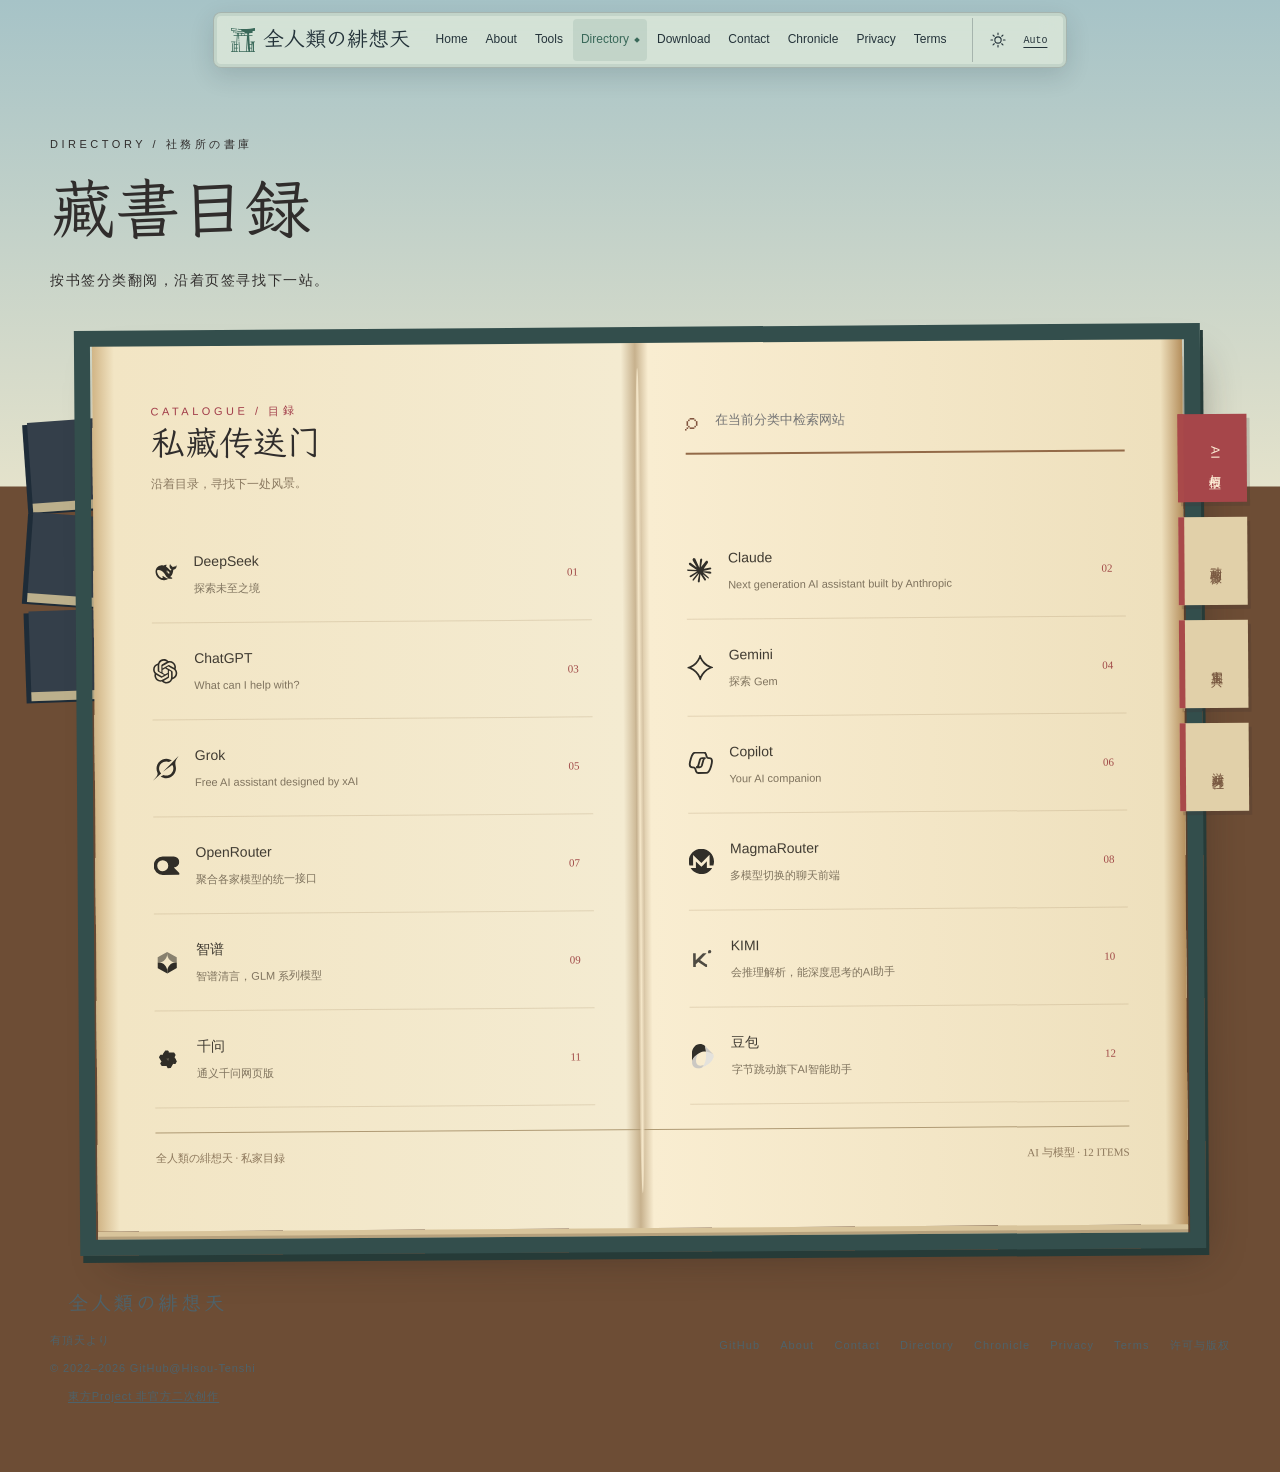
<file: sites/index.html>
<!DOCTYPE html>
<html lang="zh-CN">
<head>
	<meta charset="UTF-8">
	<meta name="viewport" content="width=device-width, initial-scale=1, viewport-fit=cover">
	<script>
		/* Runs before paint: sets theme + marks JS availability (no network). */
		(function (d) {
			var c = d.cookie, g = function (k) { var m = c.match(new RegExp(k + '=([^;]+)')); return m ? m[1] : null; };
			var mode = g('themeMode') || 'auto', st = g('themeState') || 'Light';
			var dark = mode === 'auto'
				? !!(window.matchMedia && window.matchMedia('(prefers-color-scheme: dark)').matches)
				: st === 'Dark';
			var h = d.documentElement;
			h.setAttribute('data-theme', dark ? 'Dark' : 'Light');
			h.className += ' js';
		})(document);
	</script>
	<title>幻想乡目录 - 全人類の緋想天</title>
	<meta name="description" content="浏览器书签里的常客，收在神社的书架里。">
	<meta name="keywords" content="緋想天,比那名居天子,東方Project,幻想郷,个人主页,ACGMN">
	<meta name="author" content="Hisou-Tenshi">
	<meta name="theme-color" content="#F4E9DC" media="(prefers-color-scheme: light)">
	<meta name="theme-color" content="#172638" media="(prefers-color-scheme: dark)">
	<meta property="og:type" content="website">
	<meta property="og:site_name" content="全人類の緋想天">
	<meta property="og:title" content="幻想乡目录">
	<meta property="og:description" content="浏览器书签里的常客，收在神社的书架里。">
	<meta property="og:image" content="https://avatars.githubusercontent.com/u/97383295">
	<meta property="og:url" content="https://tenshi.qzz.io/sites/">
	<meta name="twitter:card" content="summary">
	<link rel="icon" href="/static/img/opt/favicon-32.png?v=6d841c43" sizes="32x32" type="image/png">
	<link rel="apple-touch-icon" href="/static/img/opt/favicon-180.png?v=22e44718">
	<link rel="canonical" href="https://tenshi.qzz.io/sites/">
	<link rel="stylesheet" href="/static/css/root.css?v=9a7b9db8">
	<link rel="stylesheet" href="/static/css/style.css?v=4eddfd20">

<link rel="preload" href="/static/fonts/shrine-hand.woff2?v=1ac1c84f" as="font" type="font/woff2" crossorigin>
<link rel="stylesheet" href="/static/css/scenes.css?v=1f3d72c2">
<link rel="stylesheet" href="/static/css/shrine-details.css?v=a88441f4">
</head>
<body class="shrine-site scene directory-scene scene--directory" data-page="directory"><a class="skip-link" href="#main">跳到主要内容</a><header class="global-nav" id="nav"><a class="global-brand" href="/" aria-label="全人類の緋想天 — 首页">全人類の緋想天</a><nav id="navLinks" class="primary-links" aria-label="主导航"><a class="nav__link" href="/" data-nav-page="home">Home</a><a class="nav__link" href="/about-us/" data-nav-page="about">About</a><a class="nav__link" href="/tools/" data-nav-page="tools">Tools</a><a class="nav__link" href="/sites/" data-nav-page="directory" aria-current="page">Directory</a><a class="nav__link" href="/download/" data-nav-page="download">Download</a><a class="nav__link" href="/contact-us/" data-nav-page="contact">Contact</a><a class="nav__link" href="/changelog/" data-nav-page="chronicle">Chronicle</a><a class="nav__link" href="/privacy-policy/" data-nav-page="privacy">Privacy</a><a class="nav__link" href="/terms-and-conditions/" data-nav-page="terms">Terms</a></nav><div class="nav__tools">
          <button class="nav__icon" id="themeBtn" type="button" aria-label="切换明暗主题" title="切换明暗主题">
            <svg class="icon-sun" viewBox="0 0 24 24"><circle cx="12" cy="12" r="4.2" /><path d="M12 2.6v2.2M12 19.2v2.2M2.6 12h2.2M19.2 12h2.2M5.4 5.4l1.6 1.6M17 17l1.6 1.6M18.6 5.4L17 7M7 17l-1.6 1.6" /></svg>
            <svg class="icon-moon" viewBox="0 0 24 24"><path d="M20 14.4A8.4 8.4 0 1 1 9.6 4a6.9 6.9 0 0 0 10.4 10.4z" /></svg>
          </button>
          <button class="nav__auto" id="themeAutoBtn" type="button" title="跟随系统主题" aria-label="跟随系统主题" aria-pressed="true">Auto</button>
<button class="nav__burger" id="burger" type="button" aria-label="菜单" aria-expanded="false" aria-controls="navLinks">
            <span></span>
            <span></span>
            <span></span>
          </button>
        </div></header><main id="main"><div class="location-title wrap"><p class="eyebrow">DIRECTORY / 社務所の書庫</p><h1>藏書目録</h1><p class="subtitle">按书签分类翻阅，沿着页签寻找下一站。</p></div><div class="book-stack"><i style="--a:-4deg"></i><i style="--a:4deg"></i><i style="--a:-2deg"></i></div><section class="catalogue"><div class="catalogue-tabs"><!-- archive:filters:start -->
<button type="button" data-category-filter="AI 与模型" class="active" aria-pressed="true" aria-controls="catalogueEntries">AI 与模型</button>
<button type="button" data-category-filter="动画与影像" class="" aria-pressed="false" aria-controls="catalogueEntries">动画与影像</button>
<button type="button" data-category-filter="实用工具" class="" aria-pressed="false" aria-controls="catalogueEntries">实用工具</button>
<button type="button" data-category-filter="游戏与社区" class="" aria-pressed="false" aria-controls="catalogueEntries">游戏与社区</button>
<!-- archive:filters:end --></div><div class="catalogue-top"><div><span class="eyebrow red">CATALOGUE / 目録</span><h2>私藏传送门</h2><p class="small">沿着目录，寻找下一处风景。</p></div><label class="catalogue-search"><span class="search-icon">⌕</span><input aria-controls="catalogueEntries" aria-label="检索藏书" id="catalogueSearch" placeholder="在当前分类中检索网站" type="search"/></label></div><div class="catalogue-entries" id="catalogueEntries"><!-- archive:sites:start -->
<a class="catalogue-entry" href="https://chat.deepseek.com" target="_blank" rel="noopener noreferrer" data-cat="AI 与模型"><img src="/static/svg/shrine/sites/site-01.svg?v=ba1e0c5e" alt="" width="26" height="26" loading="lazy"><span><strong>DeepSeek</strong><small>探索未至之境</small></span><span class="page-no">01</span></a>
<a class="catalogue-entry" href="https://claude.ai" target="_blank" rel="noopener noreferrer" data-cat="AI 与模型"><img src="/static/svg/shrine/sites/site-02.svg?v=f5ada353" alt="" width="26" height="26" loading="lazy"><span><strong>Claude</strong><small>Next generation AI assistant built by Anthropic</small></span><span class="page-no">02</span></a>
<a class="catalogue-entry" href="https://chatgpt.com" target="_blank" rel="noopener noreferrer" data-cat="AI 与模型"><img src="/static/svg/shrine/sites/site-03.svg?v=2f399ff2" alt="" width="26" height="26" loading="lazy"><span><strong>ChatGPT</strong><small>What can I help with?</small></span><span class="page-no">03</span></a>
<a class="catalogue-entry" href="https://gemini.google.com" target="_blank" rel="noopener noreferrer" data-cat="AI 与模型"><img src="/static/svg/shrine/sites/site-04.svg?v=c1d60b63" alt="" width="26" height="26" loading="lazy"><span><strong>Gemini</strong><small>探索 Gem</small></span><span class="page-no">04</span></a>
<a class="catalogue-entry" href="https://grok.com" target="_blank" rel="noopener noreferrer" data-cat="AI 与模型"><img src="/static/svg/shrine/sites/site-05.svg?v=c0016435" alt="" width="26" height="26" loading="lazy"><span><strong>Grok</strong><small>Free AI assistant designed by xAI</small></span><span class="page-no">05</span></a>
<a class="catalogue-entry" href="https://copilot.microsoft.com" target="_blank" rel="noopener noreferrer" data-cat="AI 与模型"><img src="/static/svg/shrine/sites/site-06.svg?v=8a20a4a1" alt="" width="26" height="26" loading="lazy"><span><strong>Copilot</strong><small>Your AI companion</small></span><span class="page-no">06</span></a>
<a class="catalogue-entry" href="https://openrouter.ai/" target="_blank" rel="noopener noreferrer" data-cat="AI 与模型"><img src="/static/svg/shrine/sites/site-07.svg?v=125f3020" alt="" width="26" height="26" loading="lazy"><span><strong>OpenRouter</strong><small>聚合各家模型的统一接口</small></span><span class="page-no">07</span></a>
<a class="catalogue-entry" href="https://magmarouter.com/chat/" target="_blank" rel="noopener noreferrer" data-cat="AI 与模型"><img src="/static/svg/shrine/sites/site-08.svg?v=ab4f0bff" alt="" width="26" height="26" loading="lazy"><span><strong>MagmaRouter</strong><small>多模型切换的聊天前端</small></span><span class="page-no">08</span></a>
<a class="catalogue-entry" href="https://chatglm.cn/" target="_blank" rel="noopener noreferrer" data-cat="AI 与模型"><img src="/static/svg/shrine/sites/site-09.svg?v=d80b256c" alt="" width="26" height="26" loading="lazy"><span><strong>智谱</strong><small>智谱清言，GLM 系列模型</small></span><span class="page-no">09</span></a>
<a class="catalogue-entry" href="https://kimi.moonshot.cn/" target="_blank" rel="noopener noreferrer" data-cat="AI 与模型"><img src="/static/svg/shrine/sites/site-10.svg?v=5b0e0ed9" alt="" width="26" height="26" loading="lazy"><span><strong>KIMI</strong><small>会推理解析，能深度思考的AI助手</small></span><span class="page-no">10</span></a>
<a class="catalogue-entry" href="https://www.qianwen.com/" target="_blank" rel="noopener noreferrer" data-cat="AI 与模型"><img src="/static/svg/shrine/sites/site-11.svg?v=9c51b8b0" alt="" width="26" height="26" loading="lazy"><span><strong>千问</strong><small>通义千问网页版</small></span><span class="page-no">11</span></a>
<a class="catalogue-entry" href="https://www.doubao.com" target="_blank" rel="noopener noreferrer" data-cat="AI 与模型"><img src="/static/svg/shrine/sites/site-12.svg?v=ed791100" alt="" width="26" height="26" loading="lazy"><span><strong>豆包</strong><small>字节跳动旗下AI智能助手</small></span><span class="page-no">12</span></a>
<a class="catalogue-entry" href="https://www.nicovideo.jp" target="_blank" rel="noopener noreferrer" data-cat="动画与影像" hidden><img src="/static/svg/shrine/sites/site-13.svg?v=b082869d" alt="" width="26" height="26" loading="lazy"><span><strong>ニコニコ</strong><small>ニコニコにようこそ。</small></span><span class="page-no">13</span></a>
<a class="catalogue-entry" href="https://www.bilibili.com" target="_blank" rel="noopener noreferrer" data-cat="动画与影像" hidden><img src="/static/svg/shrine/sites/site-14.svg?v=19b77f11" alt="" width="26" height="26" loading="lazy"><span><strong>bilibili</strong><small>哔哩哔哩 ( ゜- ゜)つロ 乾杯~</small></span><span class="page-no">14</span></a>
<a class="catalogue-entry" href="https://www.cycity.pro" target="_blank" rel="noopener noreferrer" data-cat="动画与影像" hidden><img src="/static/svg/shrine/sites/site-15.svg?v=4d7370d2" alt="" width="26" height="26" loading="lazy"><span><strong>次元城·CYCITY</strong><small>充满对另一个世界的无尽幻想！</small></span><span class="page-no">15</span></a>
<a class="catalogue-entry" href="https://www.ezdmw.site" target="_blank" rel="noopener noreferrer" data-cat="动画与影像" hidden><img src="/static/svg/shrine/sites/site-16.svg?v=7f396579" alt="" width="26" height="26" loading="lazy"><span><strong>E站弹幕网</strong><small>E站动漫 (゜-゜)つロ 干杯~</small></span><span class="page-no">16</span></a>
<a class="catalogue-entry" href="https://www.fanchawu.cc/" target="_blank" rel="noopener noreferrer" data-cat="动画与影像" hidden><img src="/static/svg/shrine/sites/site-17.svg?v=b118ee61" alt="" width="26" height="26" loading="lazy"><span><strong>番茶屋</strong><small>海量番剧蓝光高清免费看</small></span><span class="page-no">17</span></a>
<a class="catalogue-entry" href="https://www.ntdm9.com" target="_blank" rel="noopener noreferrer" data-cat="动画与影像" hidden><img src="/static/svg/shrine/sites/site-18.svg?v=c8a9900f" alt="" width="26" height="26" loading="lazy"><span><strong>NT动漫</strong><small>新番在线动漫-专注动漫的网站</small></span><span class="page-no">18</span></a>
<a class="catalogue-entry" href="https://www.miluxing.com" target="_blank" rel="noopener noreferrer" data-cat="动画与影像" hidden><img src="/static/svg/shrine/sites/site-19.svg?v=70a5c962" alt="" width="26" height="26" loading="lazy"><span><strong>新番列表</strong><small>当季新番列表</small></span><span class="page-no">19</span></a>
<a class="catalogue-entry" href="https://ai.animedb.cn" target="_blank" rel="noopener noreferrer" data-cat="动画与影像" hidden><img src="/static/svg/shrine/sites/site-20.svg?v=110bb16b" alt="" width="26" height="26" loading="lazy"><span><strong>AnimeTrace-以图识番</strong><small>在线AI识番引擎|日漫识别|动漫查询|动漫基因库</small></span><span class="page-no">20</span></a>
<a class="catalogue-entry" href="https://gitmirror.com" target="_blank" rel="noopener noreferrer" data-cat="实用工具" hidden><img src="/static/svg/shrine/sites/site-21.svg?v=56700e00" alt="" width="26" height="26" loading="lazy"><span><strong>GitMirror</strong><small>GitHub文件加速</small></span><span class="page-no">21</span></a>
<a class="catalogue-entry" href="https://snapany.com/zh" target="_blank" rel="noopener noreferrer" data-cat="实用工具" hidden><img src="/static/svg/shrine/sites/site-22.svg?v=9d164e2a" alt="" width="26" height="26" loading="lazy"><span><strong>Snapany</strong><small>从bilibili，TikTok等1k+平台保存视频和图片</small></span><span class="page-no">22</span></a>
<a class="catalogue-entry" href="https://github.com/Momo707577045/m3u8-downloader" target="_blank" rel="noopener noreferrer" data-cat="实用工具" hidden><img src="/static/svg/shrine/sites/site-23.svg?v=40686454" alt="" width="26" height="26" loading="lazy"><span><strong>M3U8 Downloader</strong><small>m3u8 视频在线提取工具</small></span><span class="page-no">23</span></a>
<a class="catalogue-entry" href="https://3g.gljlw.com/music/wy/index.php" target="_blank" rel="noopener noreferrer" data-cat="实用工具" hidden><img src="/static/svg/shrine/sites/site-24.svg?v=20b5cf39" alt="" width="26" height="26" loading="lazy"><span><strong>网易云音乐下载链接提取</strong><small>提供简单方便的解析下载服务</small></span><span class="page-no">24</span></a>
<a class="catalogue-entry" href="https://www.watermarkremover.io/zh" target="_blank" rel="noopener noreferrer" data-cat="实用工具" hidden><img src="/static/svg/shrine/sites/site-25.svg?v=618ba055" alt="" width="26" height="26" loading="lazy"><span><strong>水印去除剂</strong><small>删除照片中的任何水印</small></span><span class="page-no">25</span></a>
<a class="catalogue-entry" href="https://www.remove.bg/zh" target="_blank" rel="noopener noreferrer" data-cat="实用工具" hidden><img src="/static/svg/shrine/sites/site-26.svg?v=e7785f00" alt="" width="26" height="26" loading="lazy"><span><strong>图片背景消除</strong><small>100% 全自动且免费</small></span><span class="page-no">26</span></a>
<a class="catalogue-entry" href="https://bigjpg.com/" target="_blank" rel="noopener noreferrer" data-cat="实用工具" hidden><img src="/static/svg/shrine/sites/site-27.svg?v=a44dd3d6" alt="" width="26" height="26" loading="lazy"><span><strong>Bigjpg</strong><small>AI深度卷积神经网络CNN图片放大</small></span><span class="page-no">27</span></a>
<a class="catalogue-entry" href="https://www.iloveimg.com/zh-cn" target="_blank" rel="noopener noreferrer" data-cat="实用工具" hidden><img src="/static/svg/shrine/sites/site-28.svg?v=198f48db" alt="" width="26" height="26" loading="lazy"><span><strong>I♡Img</strong><small>可批量编辑图片的所有工具</small></span><span class="page-no">28</span></a>
<a class="catalogue-entry" href="https://zvv.quest/" target="_blank" rel="noopener noreferrer" data-cat="实用工具" hidden><img src="/static/svg/shrine/sites/site-29.svg?v=624236e9" alt="" width="26" height="26" loading="lazy"><span><strong>VVQuest</strong><small>用神经网络查询张维为教授经典语录</small></span><span class="page-no">29</span></a>
<a class="catalogue-entry" href="https://toolwa.com" target="_blank" rel="noopener noreferrer" data-cat="实用工具" hidden><img src="/static/svg/shrine/sites/site-30.svg?v=2b755502" alt="" width="26" height="26" loading="lazy"><span><strong>工具哇</strong><small>在线工具大全</small></span><span class="page-no">30</span></a>
<a class="catalogue-entry" href="https://anitabi.cn/map" target="_blank" rel="noopener noreferrer" data-cat="动画与影像" hidden><img src="/static/svg/shrine/sites/site-31.svg?v=f0f3e6f3" alt="" width="26" height="26" loading="lazy"><span><strong>巡礼地图</strong><small>共享取景地标与截图-动画圣地巡礼</small></span><span class="page-no">31</span></a>
<a class="catalogue-entry" href="https://www.kungal.com/zh-cn" target="_blank" rel="noopener noreferrer" data-cat="游戏与社区" hidden><img src="/static/svg/shrine/sites/site-32.svg?v=02c02bb6" alt="" width="26" height="26" loading="lazy"><span><strong>鲲 Galgame 论坛</strong><small>开源 Galgame 网站</small></span><span class="page-no">32</span></a>
<a class="catalogue-entry" href="https://www.touchgal.io" target="_blank" rel="noopener noreferrer" data-cat="游戏与社区" hidden><img src="/static/svg/shrine/sites/site-33.svg?v=1b89b2e4" alt="" width="26" height="26" loading="lazy"><span><strong>TouchGal</strong><small>一站式 Galgame 文化社区！</small></span><span class="page-no">33</span></a>
<a class="catalogue-entry" href="https://2dfan.com" target="_blank" rel="noopener noreferrer" data-cat="游戏与社区" hidden><img src="/static/svg/shrine/sites/site-34.svg?v=50a616fa" alt="" width="26" height="26" loading="lazy"><span><strong>2DFan</strong><small>Galgame download</small></span><span class="page-no">34</span></a>
<a class="catalogue-entry" href="https://www.ggbases.com" target="_blank" rel="noopener noreferrer" data-cat="游戏与社区" hidden><img src="/static/svg/shrine/sites/site-35.svg?v=2c56047e" alt="" width="26" height="26" loading="lazy"><span><strong>GGBases</strong><small>galgame BT/磁力鏈結下載倉庫!</small></span><span class="page-no">35</span></a>
<a class="catalogue-entry" href="https://tieba.baidu.com/" target="_blank" rel="noopener noreferrer" data-cat="游戏与社区" hidden><img src="/static/svg/shrine/sites/site-36.svg?v=ed276167" alt="" width="26" height="26" loading="lazy"><span><strong>百度贴吧</strong><small>不知道贴啥了就放个贴吧罢，经验+3，告辞</small></span><span class="page-no">36</span></a>
<!-- archive:sites:end --></div><div class="catalogue-page-foot"><span>全人類の緋想天 · 私家目録</span><span aria-live="polite" id="catalogueCount" role="status">AI 与模型 · 12 ITEMS</span></div><p class="catalogue-empty" hidden="" role="status">当前分类没有找到相应网站。</p><noscript><style>.catalogue-entry[hidden]{display:grid!important}</style><p>JavaScript 未启用，展示所有分类书签。</p></noscript></section></main><footer class="scene-foot wrap"><div><a class="global-brand" href="/">全人類の緋想天</a><p>有頂天より</p><p>© 2022–<span data-site-year>2026</span> GitHub@Hisou-Tenshi</p><p><a href="/terms-and-conditions/#touhou">東方Project 非官方二次创作</a></p></div><nav aria-label="页脚导航"><a href="https://github.com/Hisou-Tenshi">GitHub</a><a href="/about-us/">About</a><a href="/contact-us/">Contact</a><a href="/sites/">Directory</a><a href="/changelog/">Chronicle</a><a href="/privacy-policy/">Privacy</a><a href="/terms-and-conditions/">Terms</a><a href="/terms-and-conditions/#copyright">许可与版权</a></nav></footer><div class="ritual-overlay" id="ritualOverlay" role="dialog" aria-modal="true" aria-label="神社器物" hidden><button class="ritual-close" type="button" aria-label="关闭预览">×</button><div class="ritual-circle" aria-hidden="true"></div><div class="ritual-dialog" id="ritualDialog"></div></div><script defer src="/static/js/site-content.js?v=87e0ad06"></script><script defer src="/static/js/script.js?v=719dd40b"></script><script defer src="/static/js/shrine.js?v=7466709e"></script></body></html>
</file>
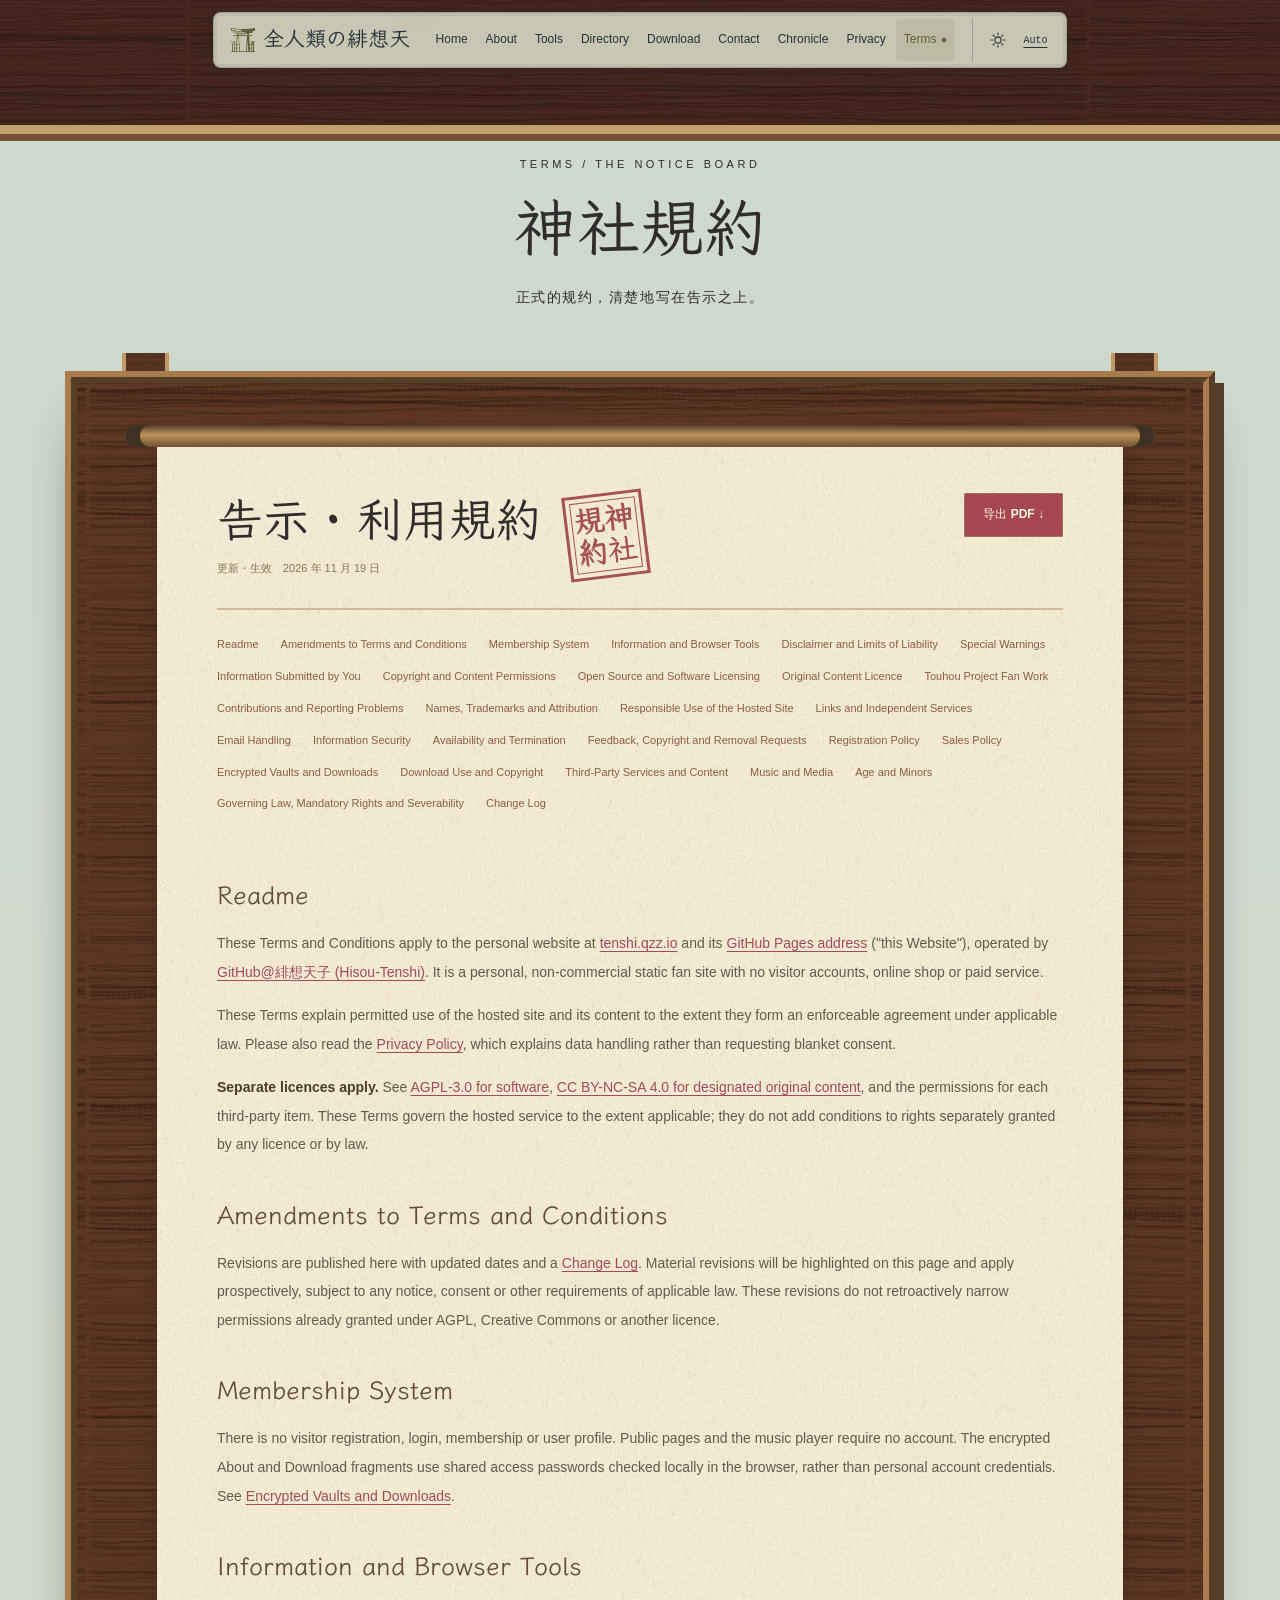
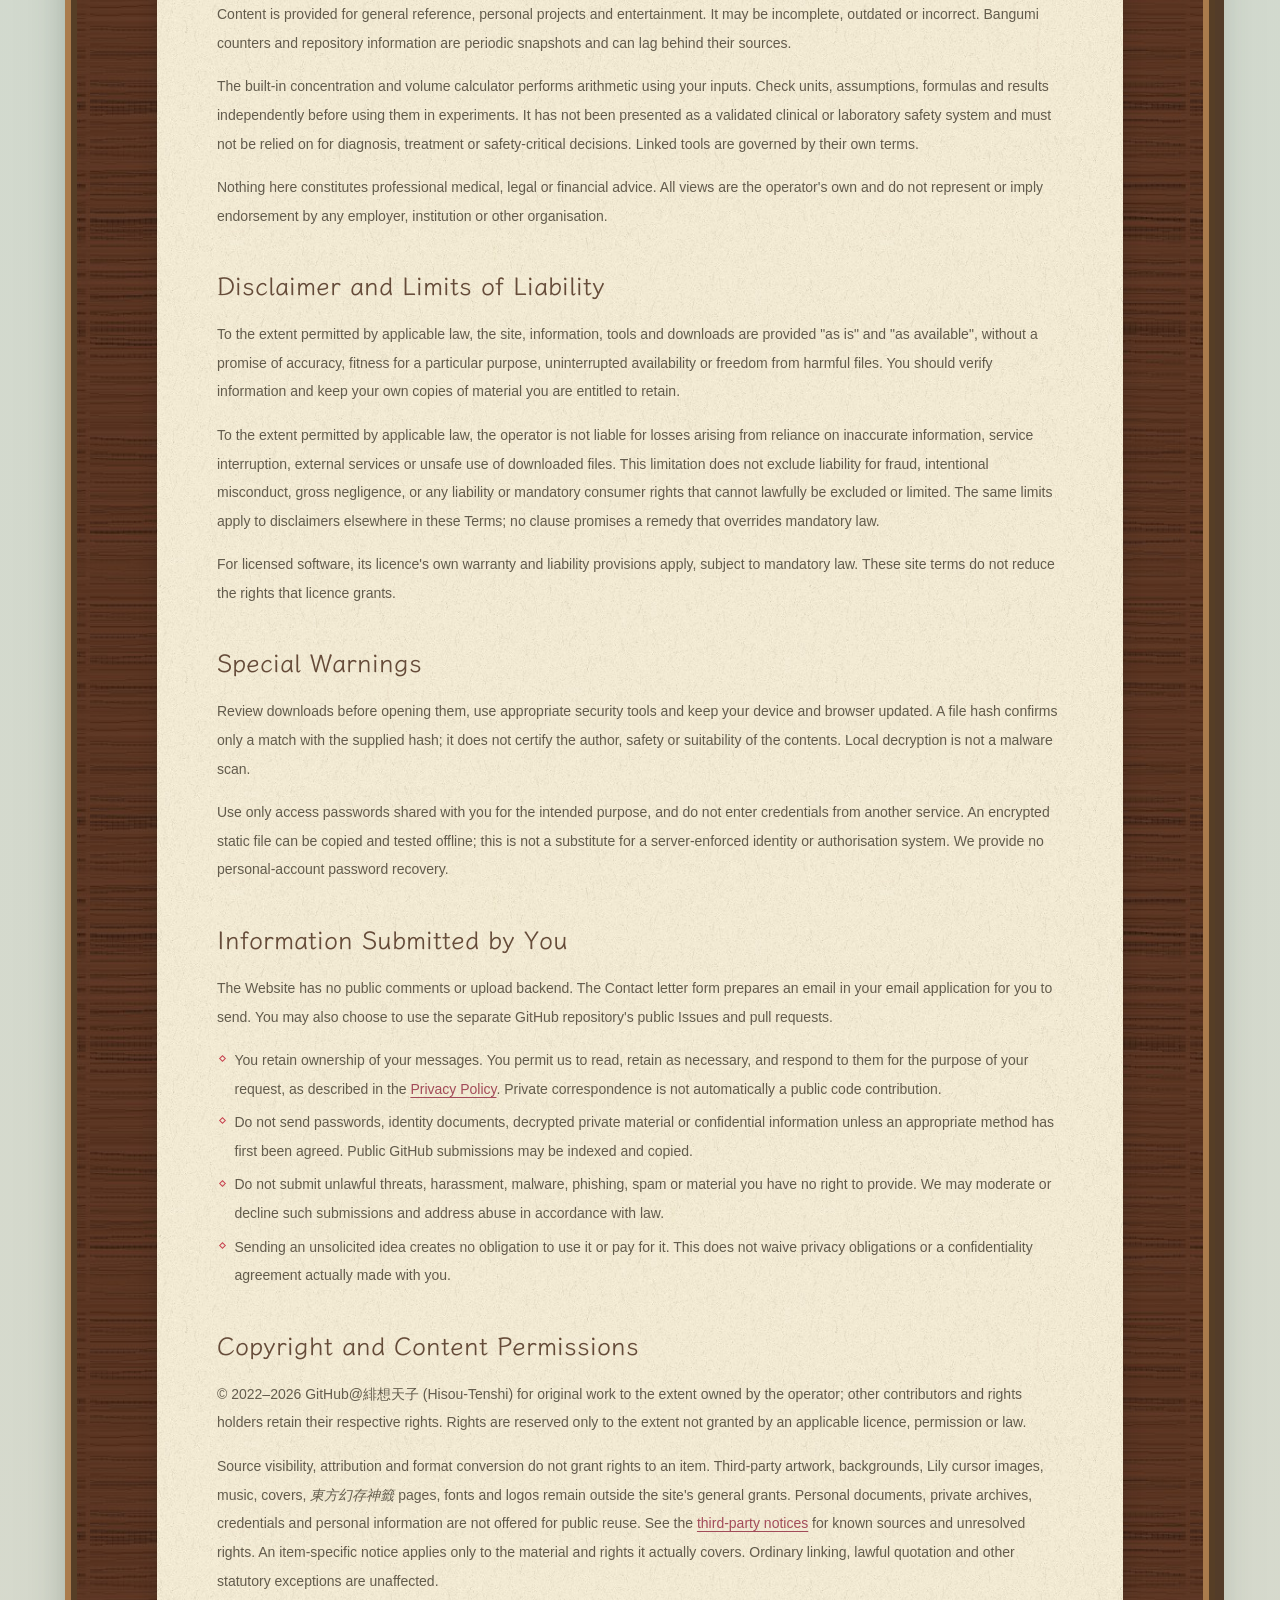
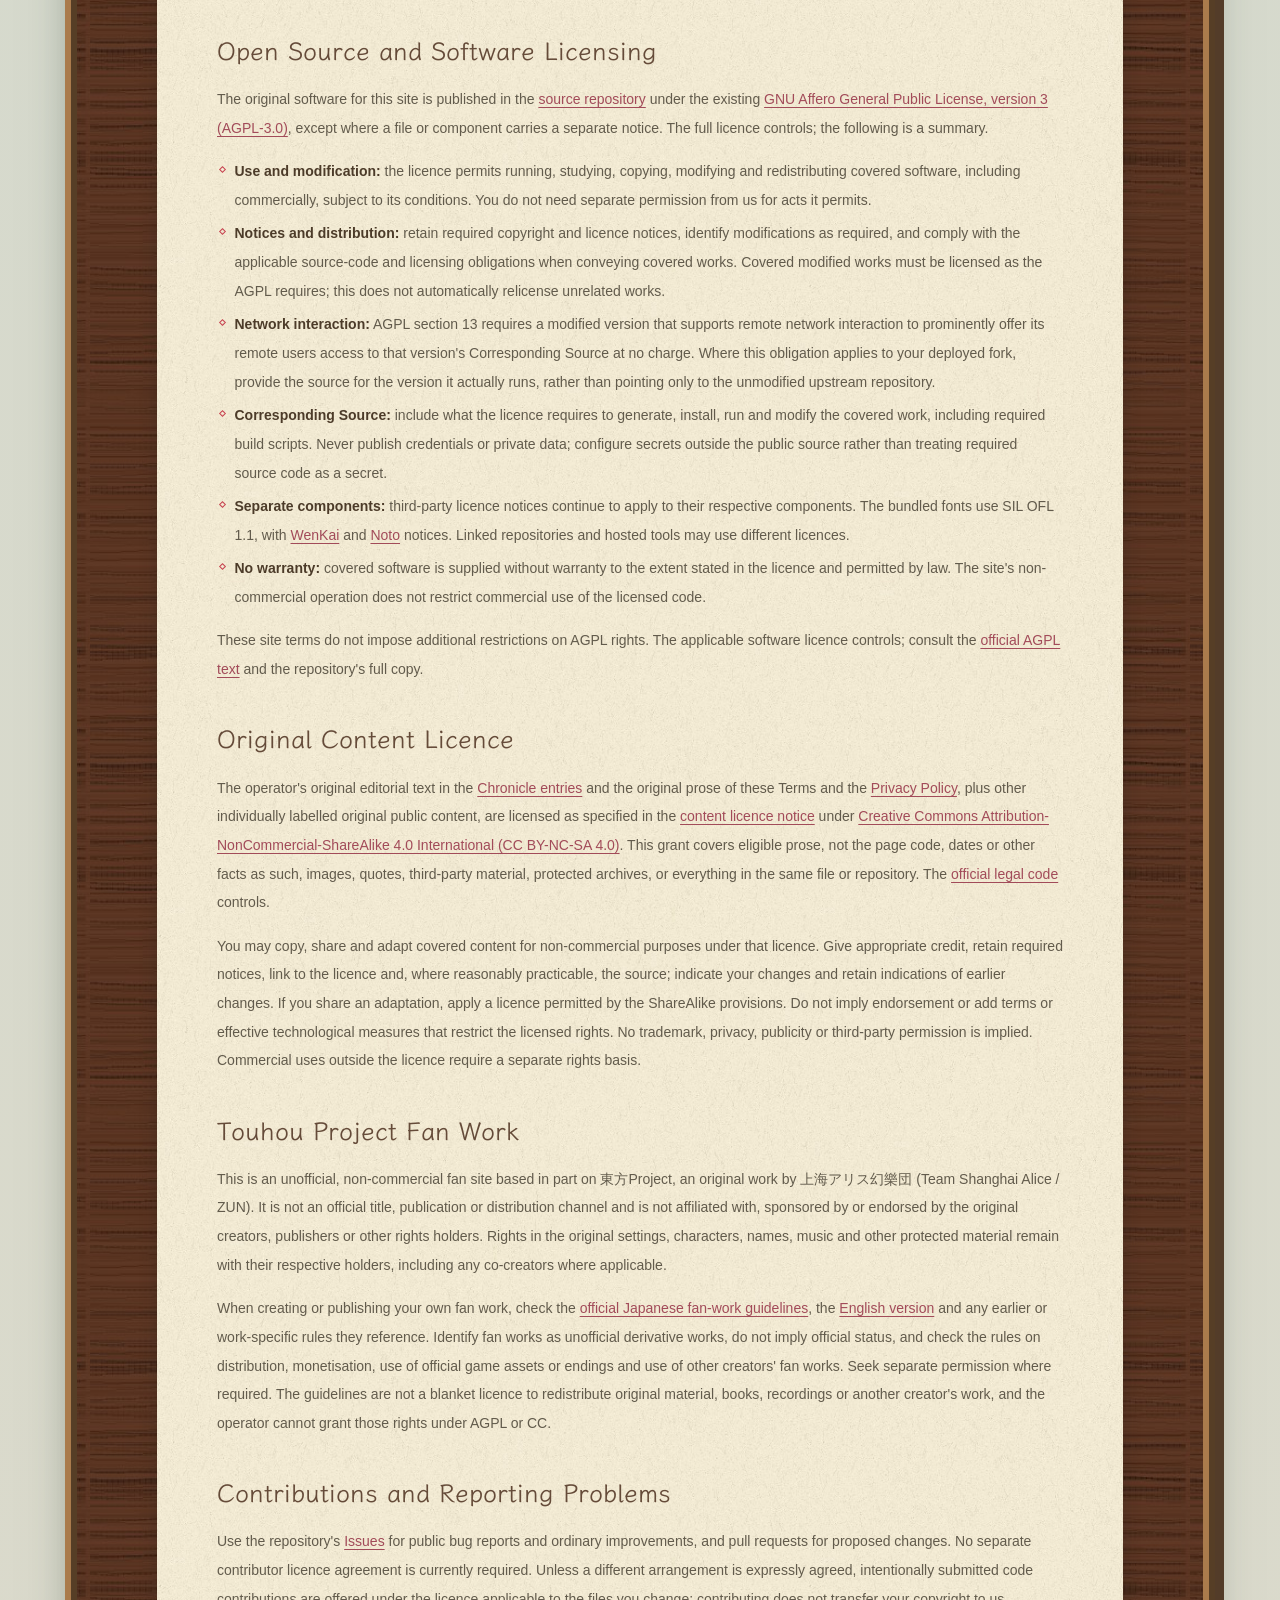
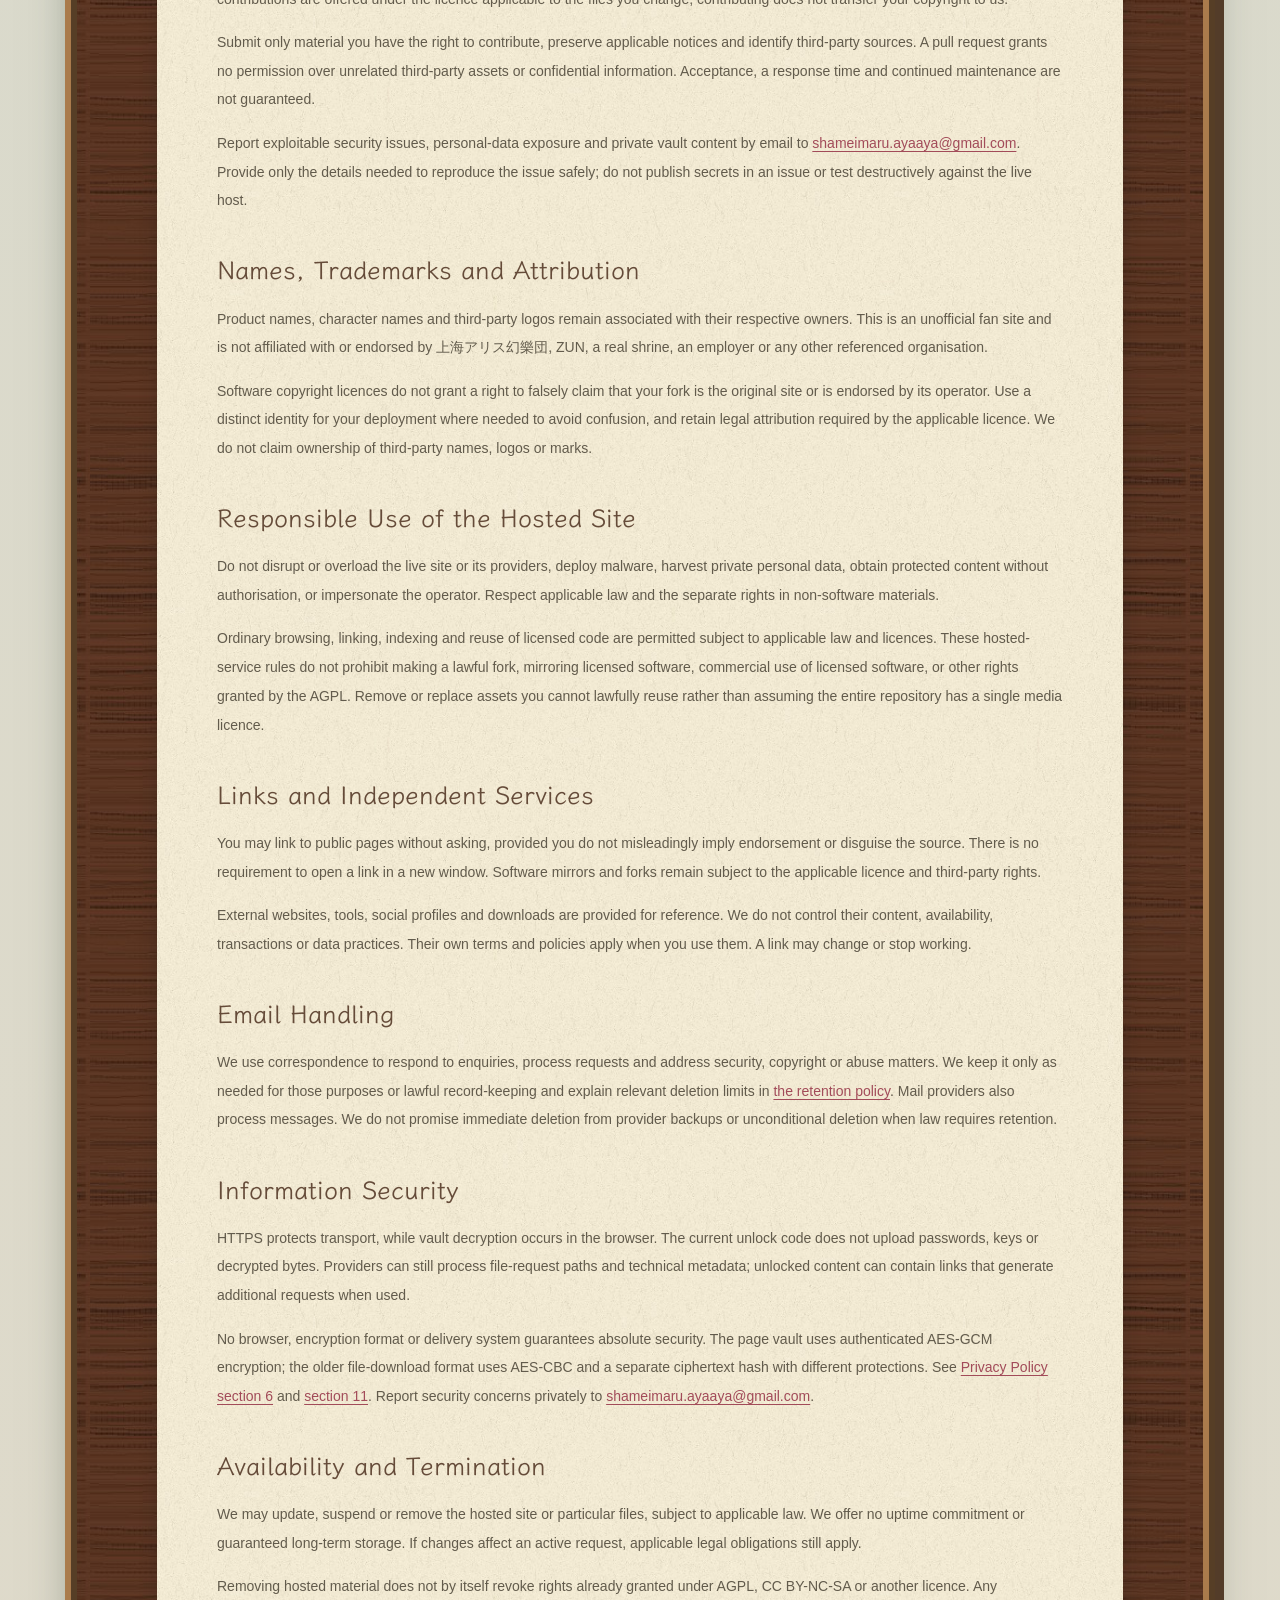
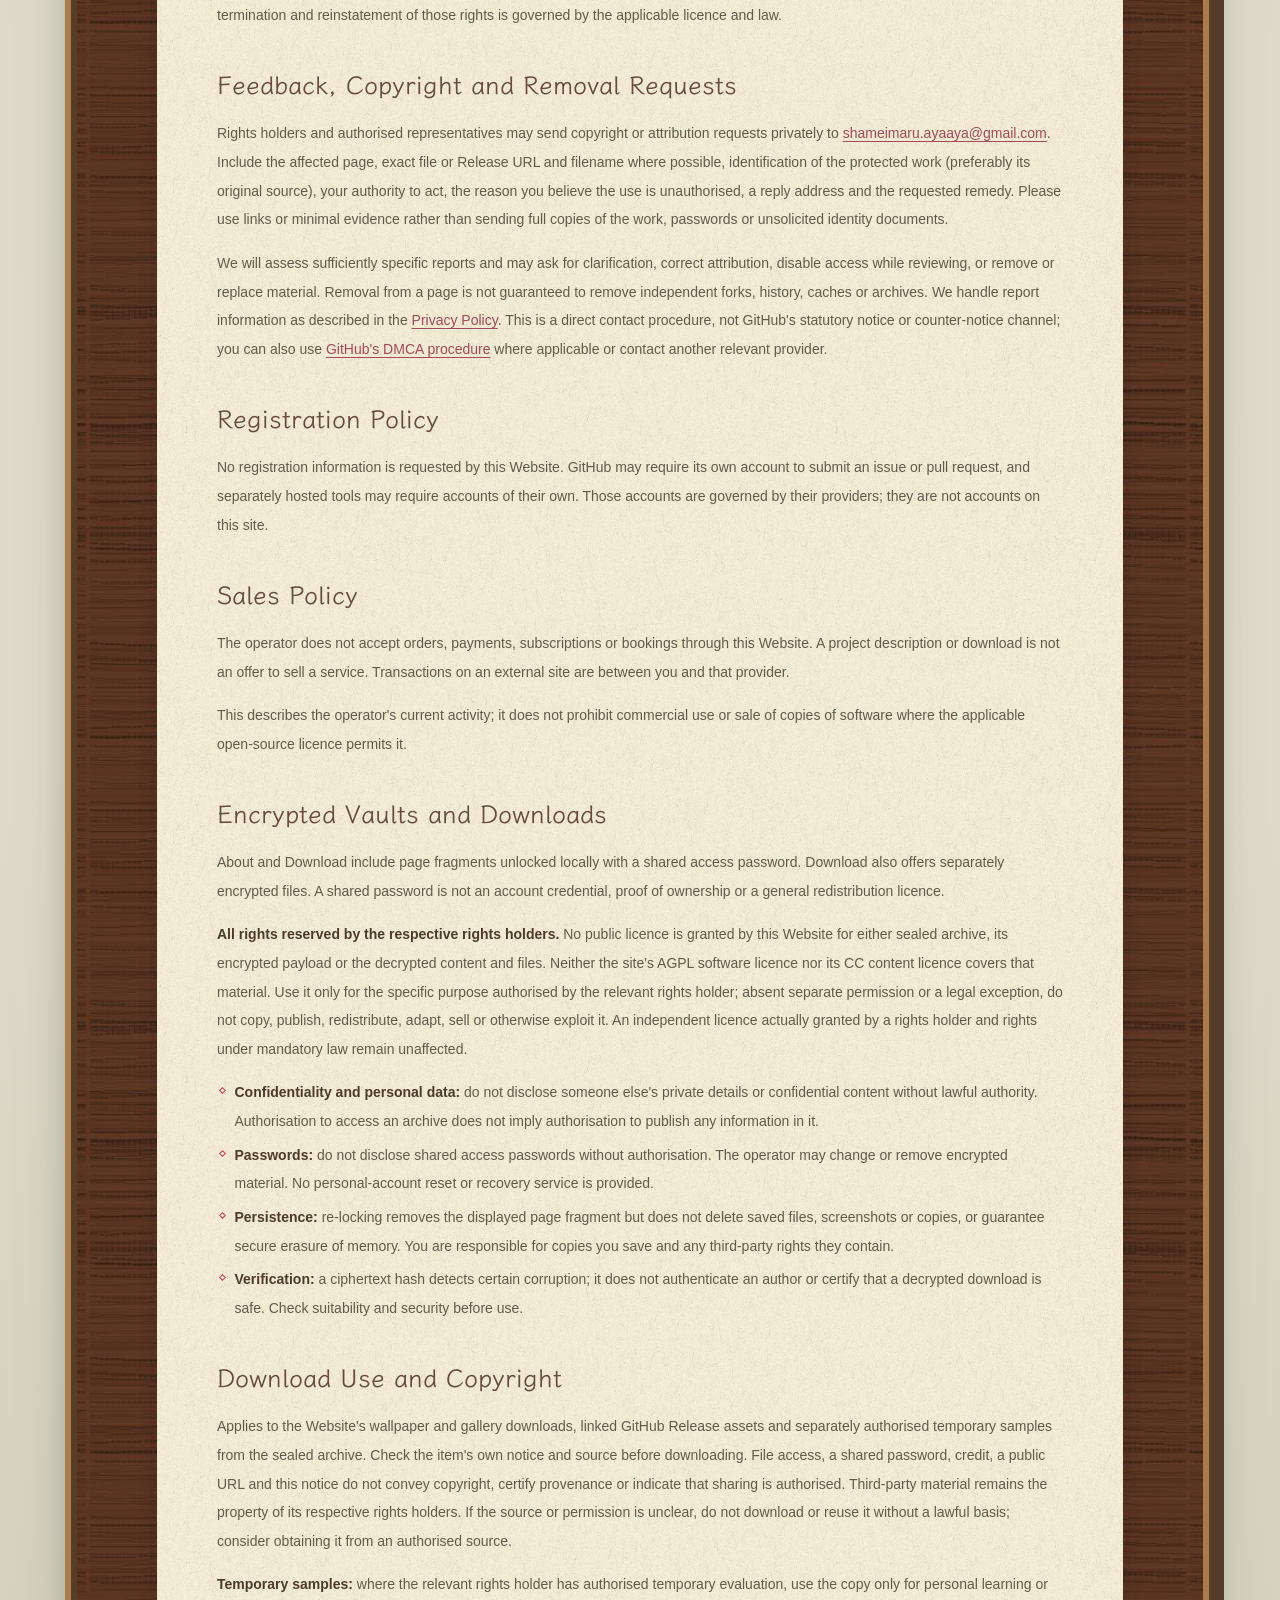
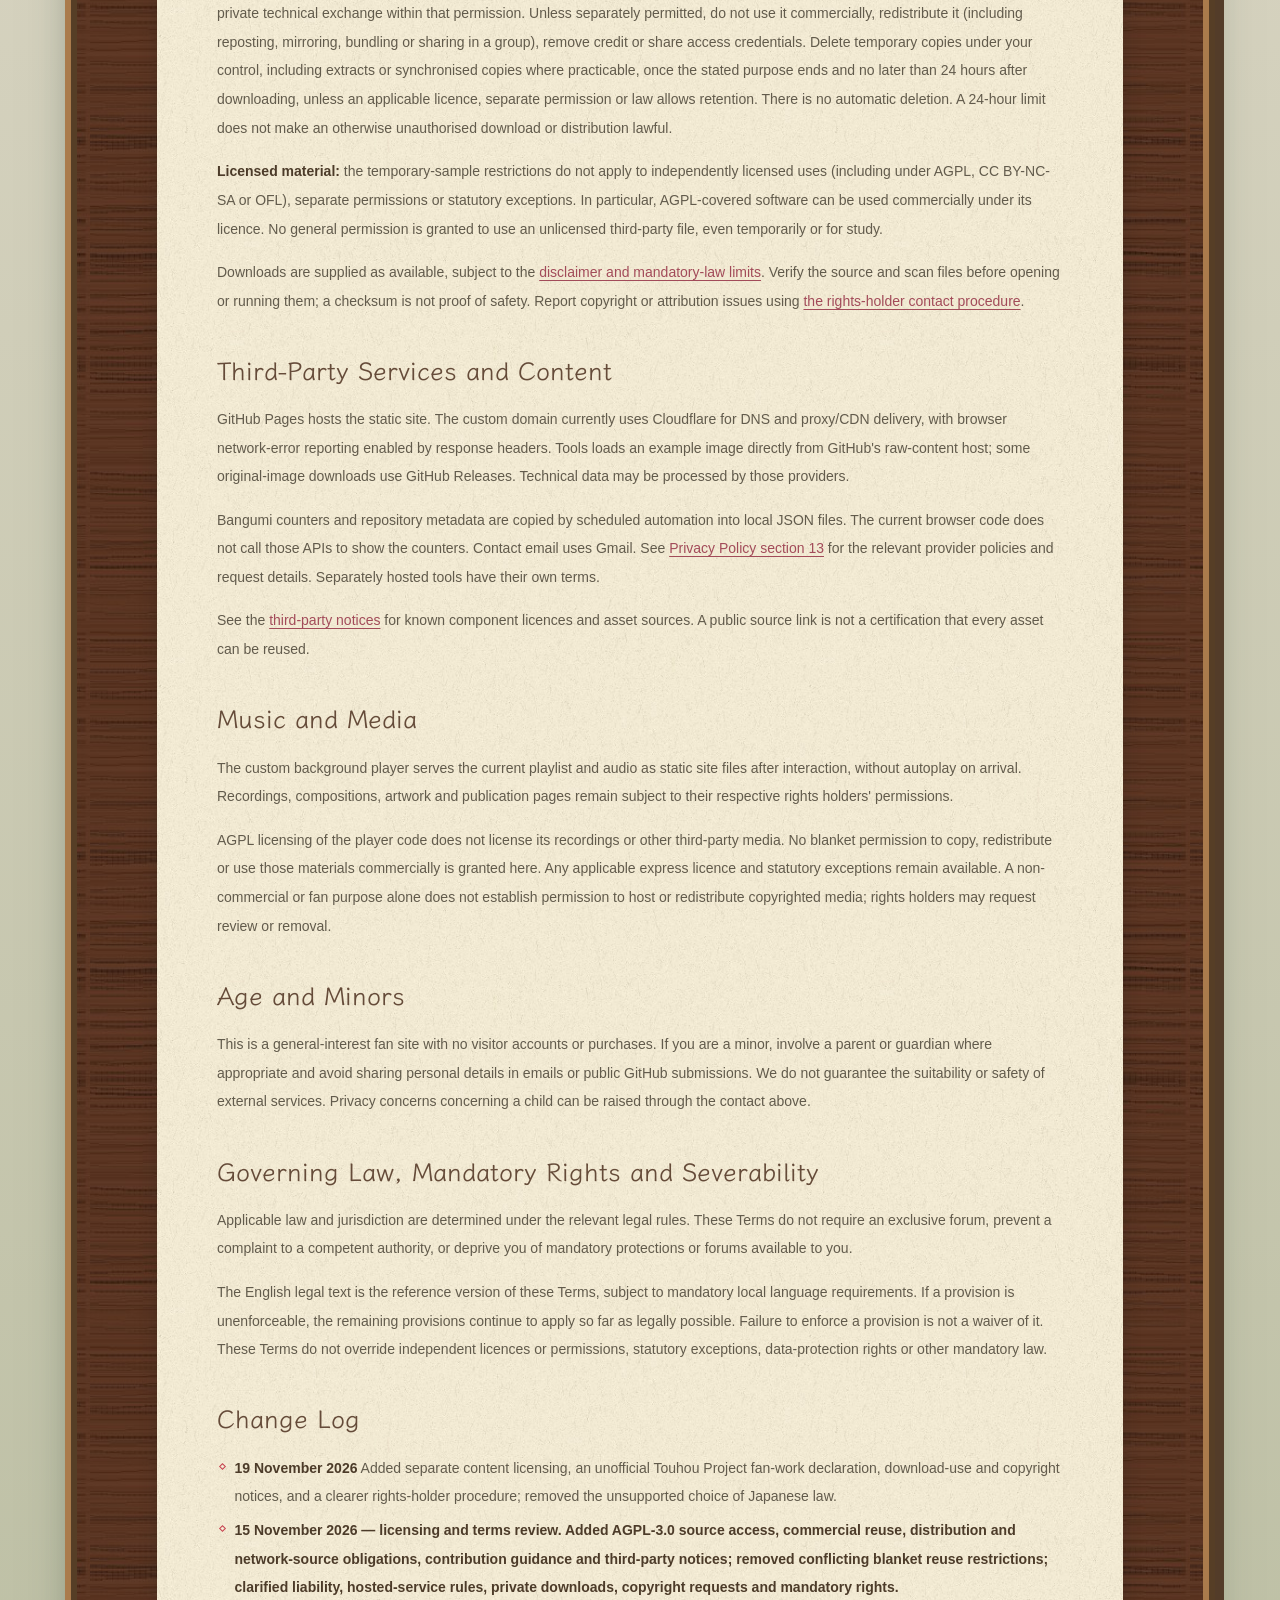
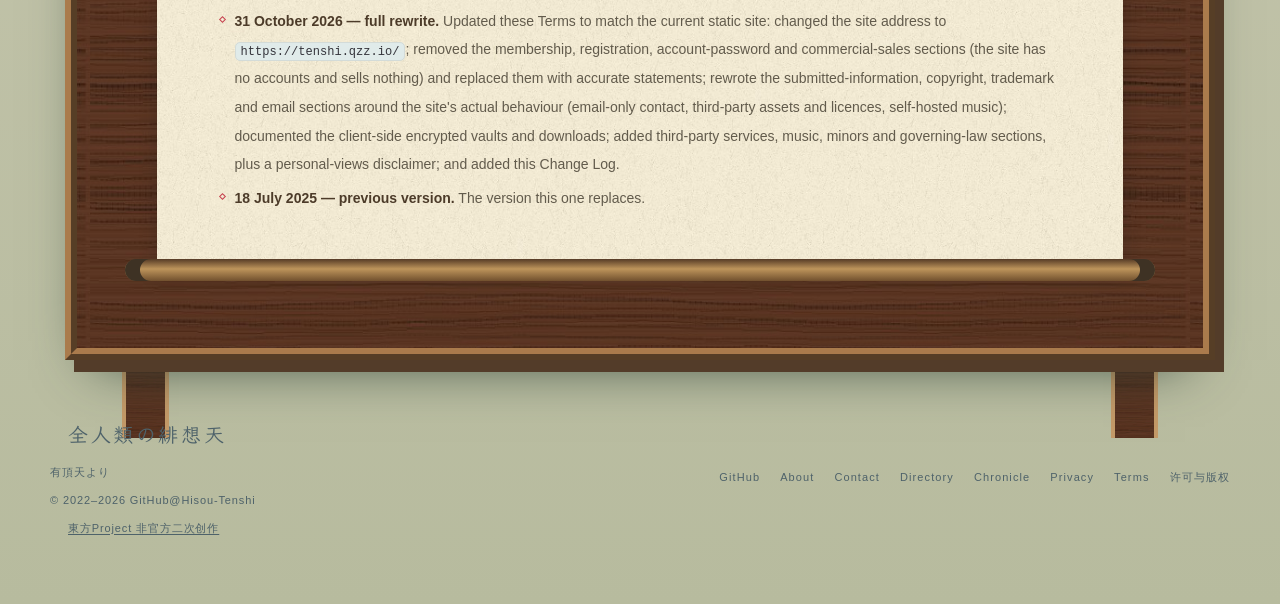
<file: terms-and-conditions/index.html>
<!DOCTYPE html>
<html lang="zh-CN">
<head>
	<meta charset="UTF-8">
	<meta name="viewport" content="width=device-width, initial-scale=1, viewport-fit=cover">
	<script>
		/* Runs before paint: sets theme + marks JS availability (no network). */
		(function (d) {
			var c = d.cookie, g = function (k) { var m = c.match(new RegExp(k + '=([^;]+)')); return m ? m[1] : null; };
			var mode = g('themeMode') || 'auto', st = g('themeState') || 'Light';
			var dark = mode === 'auto'
				? !!(window.matchMedia && window.matchMedia('(prefers-color-scheme: dark)').matches)
				: st === 'Dark';
			var h = d.documentElement;
			h.setAttribute('data-theme', dark ? 'Dark' : 'Light');
			h.className += ' js';
		})(document);
	</script>
	<title>Terms and Conditions - 夢と現と交えては、幻想郷に、遊ぶがいい</title>
	<meta name="description" content="Website terms covering AGPL-3.0 licensing, source code, third-party assets, responsible use, encrypted downloads and feedback.">
	<meta name="keywords" content="緋想天,比那名居天子,東方Project,幻想郷,个人主页,ACGMN">
	<meta name="author" content="Hisou-Tenshi">
	<meta name="theme-color" content="#F4E9DC" media="(prefers-color-scheme: light)">
	<meta name="theme-color" content="#172638" media="(prefers-color-scheme: dark)">
	<meta property="og:type" content="website">
	<meta property="og:site_name" content="全人類の緋想天">
	<meta property="og:title" content="Terms and Conditions">
	<meta property="og:description" content="Website terms covering AGPL-3.0 licensing, source code, third-party assets, responsible use, encrypted downloads and feedback.">
	<meta property="og:image" content="https://avatars.githubusercontent.com/u/97383295">
	<meta property="og:url" content="https://tenshi.qzz.io/terms-and-conditions/">
	<meta name="twitter:card" content="summary">
	<link rel="icon" href="/static/img/opt/favicon-32.png?v=6d841c43" sizes="32x32" type="image/png">
	<link rel="apple-touch-icon" href="/static/img/opt/favicon-180.png?v=22e44718">
	<link rel="canonical" href="https://tenshi.qzz.io/terms-and-conditions/">
	<link rel="stylesheet" href="/static/css/root.css?v=9a7b9db8">
	<link rel="stylesheet" href="/static/css/style.css?v=4eddfd20">

<link rel="preload" href="/static/fonts/shrine-hand.woff2?v=1ac1c84f" as="font" type="font/woff2" crossorigin>
<link rel="stylesheet" href="/static/css/scenes.css?v=1f3d72c2">
<link rel="stylesheet" href="/static/css/shrine-details.css?v=a88441f4">
</head>
<body class="shrine-site scene terms-scene scene--terms" data-page="terms"><a class="skip-link" href="#main">跳到主要内容</a><header class="global-nav" id="nav"><a class="global-brand" href="/" aria-label="全人類の緋想天 — 首页">全人類の緋想天</a><nav id="navLinks" class="primary-links" aria-label="主导航"><a class="nav__link" href="/" data-nav-page="home">Home</a><a class="nav__link" href="/about-us/" data-nav-page="about">About</a><a class="nav__link" href="/tools/" data-nav-page="tools">Tools</a><a class="nav__link" href="/sites/" data-nav-page="directory">Directory</a><a class="nav__link" href="/download/" data-nav-page="download">Download</a><a class="nav__link" href="/contact-us/" data-nav-page="contact">Contact</a><a class="nav__link" href="/changelog/" data-nav-page="chronicle">Chronicle</a><a class="nav__link" href="/privacy-policy/" data-nav-page="privacy">Privacy</a><a class="nav__link" href="/terms-and-conditions/" data-nav-page="terms" aria-current="page">Terms</a></nav><div class="nav__tools">
          <button class="nav__icon" id="themeBtn" type="button" aria-label="切换明暗主题" title="切换明暗主题">
            <svg class="icon-sun" viewBox="0 0 24 24"><circle cx="12" cy="12" r="4.2" /><path d="M12 2.6v2.2M12 19.2v2.2M2.6 12h2.2M19.2 12h2.2M5.4 5.4l1.6 1.6M17 17l1.6 1.6M18.6 5.4L17 7M7 17l-1.6 1.6" /></svg>
            <svg class="icon-moon" viewBox="0 0 24 24"><path d="M20 14.4A8.4 8.4 0 1 1 9.6 4a6.9 6.9 0 0 0 10.4 10.4z" /></svg>
          </button>
          <button class="nav__auto" id="themeAutoBtn" type="button" title="跟随系统主题" aria-label="跟随系统主题" aria-pressed="true">Auto</button>
<button class="nav__burger" id="burger" type="button" aria-label="菜单" aria-expanded="false" aria-controls="navLinks">
            <span></span>
            <span></span>
            <span></span>
          </button>
        </div></header><main id="main"><div class="notice-overhang"></div><div class="location-title terms-title wrap"><p class="eyebrow">TERMS / THE NOTICE BOARD</p><h1>神社規約</h1><p class="subtitle">正式的规约，清楚地写在告示之上。</p></div><div class="notice-stage"><article class="notice-scroll"><div class="notice-heading"><div><h2>告示 · 利用規約</h2><p class="date">更新・生效　<time datetime="2026-11-19">2026 年 11 月 19 日</time></p></div><span aria-label="神社規約" class="margin-stamp"><span>神</span><span>社</span><span>規</span><span>約</span></span><button class="print-button" onclick="window.print()" type="button">导出 PDF ↓</button></div><nav aria-label="本页目录" class="doc__toc terms-index" lang="en">
<a href="#readme">Readme</a>
<a href="#amendments">Amendments to Terms and Conditions</a>
<a href="#membership">Membership System</a>
<a href="#information">Information and Browser Tools</a>
<a href="#disclaimer">Disclaimer and Limits of Liability</a>
<a href="#warnings">Special Warnings</a>
<a href="#submitted">Information Submitted by You</a>
<a href="#copyright">Copyright and Content Permissions</a>
<a href="#open-source">Open Source and Software Licensing</a>
<a href="#content-license">Original Content Licence</a>
<a href="#touhou">Touhou Project Fan Work</a>
<a href="#contributions">Contributions and Reporting Problems</a>
<a href="#trademarks">Names, Trademarks and Attribution</a>
<a href="#restrictions">Responsible Use of the Hosted Site</a>
<a href="#links">Links and Independent Services</a>
<a href="#email">Email Handling</a>
<a href="#security">Information Security</a>
<a href="#termination">Availability and Termination</a>
<a href="#feedback">Feedback, Copyright and Removal Requests</a>
<a href="#registration">Registration Policy</a>
<a href="#sales">Sales Policy</a>
<a href="#vaults">Encrypted Vaults and Downloads</a>
<a href="#download-terms">Download Use and Copyright</a>
<a href="#third-party">Third-Party Services and Content</a>
<a href="#music">Music and Media</a>
<a href="#minors">Age and Minors</a>
<a href="#governing">Governing Law, Mandatory Rights and Severability</a>
<a href="#changelog">Change Log</a>
</nav><div class="terms-document"><div class="doc__body" lang="en">
<h2 id="readme">Readme</h2>
<p>These Terms and Conditions apply to the personal website at <a href="https://tenshi.qzz.io/">tenshi.qzz.io</a> and its <a href="https://hisou-tenshi.github.io/">GitHub Pages address</a> ("this Website"), operated by <a href="https://github.com/Hisou-Tenshi">GitHub@緋想天子 (Hisou-Tenshi)</a>. It is a personal, non-commercial static fan site with no visitor accounts, online shop or paid service.</p>
<p>These Terms explain permitted use of the hosted site and its content to the extent they form an enforceable agreement under applicable law. Please also read the <a href="/privacy-policy/">Privacy Policy</a>, which explains data handling rather than requesting blanket consent.</p>
<p><strong>Separate licences apply.</strong> See <a href="#open-source">AGPL-3.0 for software</a>, <a href="#content-license">CC BY-NC-SA 4.0 for designated original content</a>, and the permissions for each third-party item. These Terms govern the hosted service to the extent applicable; they do not add conditions to rights separately granted by any licence or by law.</p>
<h2 id="amendments">Amendments to Terms and Conditions</h2>
<p>Revisions are published here with updated dates and a <a href="#changelog">Change Log</a>. Material revisions will be highlighted on this page and apply prospectively, subject to any notice, consent or other requirements of applicable law. These revisions do not retroactively narrow permissions already granted under AGPL, Creative Commons or another licence.</p>
<h2 id="membership">Membership System</h2>
<p>There is no visitor registration, login, membership or user profile. Public pages and the music player require no account. The encrypted About and Download fragments use shared access passwords checked locally in the browser, rather than personal account credentials. See <a href="#vaults">Encrypted Vaults and Downloads</a>.</p>
<h2 id="information">Information and Browser Tools</h2>
<p>Content is provided for general reference, personal projects and entertainment. It may be incomplete, outdated or incorrect. Bangumi counters and repository information are periodic snapshots and can lag behind their sources.</p>
<p>The built-in concentration and volume calculator performs arithmetic using your inputs. Check units, assumptions, formulas and results independently before using them in experiments. It has not been presented as a validated clinical or laboratory safety system and must not be relied on for diagnosis, treatment or safety-critical decisions. Linked tools are governed by their own terms.</p>
<p>Nothing here constitutes professional medical, legal or financial advice. All views are the operator's own and do not represent or imply endorsement by any employer, institution or other organisation.</p>
<h2 id="disclaimer">Disclaimer and Limits of Liability</h2>
<p>To the extent permitted by applicable law, the site, information, tools and downloads are provided "as is" and "as available", without a promise of accuracy, fitness for a particular purpose, uninterrupted availability or freedom from harmful files. You should verify information and keep your own copies of material you are entitled to retain.</p>
<p>To the extent permitted by applicable law, the operator is not liable for losses arising from reliance on inaccurate information, service interruption, external services or unsafe use of downloaded files. This limitation does not exclude liability for fraud, intentional misconduct, gross negligence, or any liability or mandatory consumer rights that cannot lawfully be excluded or limited. The same limits apply to disclaimers elsewhere in these Terms; no clause promises a remedy that overrides mandatory law.</p>
<p>For licensed software, its licence's own warranty and liability provisions apply, subject to mandatory law. These site terms do not reduce the rights that licence grants.</p>
<h2 id="warnings">Special Warnings</h2>
<p>Review downloads before opening them, use appropriate security tools and keep your device and browser updated. A file hash confirms only a match with the supplied hash; it does not certify the author, safety or suitability of the contents. Local decryption is not a malware scan.</p>
<p>Use only access passwords shared with you for the intended purpose, and do not enter credentials from another service. An encrypted static file can be copied and tested offline; this is not a substitute for a server-enforced identity or authorisation system. We provide no personal-account password recovery.</p>
<h2 id="submitted">Information Submitted by You</h2>
<p>The Website has no public comments or upload backend. The Contact letter form prepares an email in your email application for you to send. You may also choose to use the separate GitHub repository's public Issues and pull requests.</p>
<ul>
<li>You retain ownership of your messages. You permit us to read, retain as necessary, and respond to them for the purpose of your request, as described in the <a href="/privacy-policy/">Privacy Policy</a>. Private correspondence is not automatically a public code contribution.</li>
<li>Do not send passwords, identity documents, decrypted private material or confidential information unless an appropriate method has first been agreed. Public GitHub submissions may be indexed and copied.</li>
<li>Do not submit unlawful threats, harassment, malware, phishing, spam or material you have no right to provide. We may moderate or decline such submissions and address abuse in accordance with law.</li>
<li>Sending an unsolicited idea creates no obligation to use it or pay for it. This does not waive privacy obligations or a confidentiality agreement actually made with you.</li>
</ul>
<h2 id="copyright">Copyright and Content Permissions</h2>
<p>© 2022–2026 GitHub@緋想天子 (Hisou-Tenshi) for original work to the extent owned by the operator; other contributors and rights holders retain their respective rights. Rights are reserved only to the extent not granted by an applicable licence, permission or law.</p>
<p>Source visibility, attribution and format conversion do not grant rights to an item. Third-party artwork, backgrounds, Lily cursor images, music, covers, <cite>東方幻存神籤</cite> pages, fonts and logos remain outside the site's general grants. Personal documents, private archives, credentials and personal information are not offered for public reuse. See the <a href="https://github.com/Hisou-Tenshi/Hisou-Tenshi.github.io/blob/main/THIRD_PARTY_NOTICES.md">third-party notices</a> for known sources and unresolved rights. An item-specific notice applies only to the material and rights it actually covers. Ordinary linking, lawful quotation and other statutory exceptions are unaffected.</p>
<h2 id="open-source">Open Source and Software Licensing</h2>
<p>The original software for this site is published in the <a href="https://github.com/Hisou-Tenshi/Hisou-Tenshi.github.io">source repository</a> under the existing <a href="/LICENSE">GNU Affero General Public License, version 3 (AGPL-3.0)</a>, except where a file or component carries a separate notice. The full licence controls; the following is a summary.</p>
<ul>
<li><strong>Use and modification:</strong> the licence permits running, studying, copying, modifying and redistributing covered software, including commercially, subject to its conditions. You do not need separate permission from us for acts it permits.</li>
<li><strong>Notices and distribution:</strong> retain required copyright and licence notices, identify modifications as required, and comply with the applicable source-code and licensing obligations when conveying covered works. Covered modified works must be licensed as the AGPL requires; this does not automatically relicense unrelated works.</li>
<li><strong>Network interaction:</strong> AGPL section 13 requires a modified version that supports remote network interaction to prominently offer its remote users access to that version's Corresponding Source at no charge. Where this obligation applies to your deployed fork, provide the source for the version it actually runs, rather than pointing only to the unmodified upstream repository.</li>
<li><strong>Corresponding Source:</strong> include what the licence requires to generate, install, run and modify the covered work, including required build scripts. Never publish credentials or private data; configure secrets outside the public source rather than treating required source code as a secret.</li>
<li><strong>Separate components:</strong> third-party licence notices continue to apply to their respective components. The bundled fonts use SIL OFL 1.1, with <a href="/static/fonts/wenkai-OFL.txt?v=4248ee53">WenKai</a> and <a href="/static/fonts/noto-OFL.txt?v=1c05c68c">Noto</a> notices. Linked repositories and hosted tools may use different licences.</li>
<li><strong>No warranty:</strong> covered software is supplied without warranty to the extent stated in the licence and permitted by law. The site's non-commercial operation does not restrict commercial use of the licensed code.</li>
</ul>
<p>These site terms do not impose additional restrictions on AGPL rights. The applicable software licence controls; consult the <a href="https://www.gnu.org/licenses/agpl-3.0.html" target="_blank" rel="noopener noreferrer">official AGPL text</a> and the repository's full copy.</p>
<h2 id="content-license">Original Content Licence</h2>
<p>The operator's original editorial text in the <a href="/changelog/">Chronicle entries</a> and the original prose of these Terms and the <a href="/privacy-policy/">Privacy Policy</a>, plus other individually labelled original public content, are licensed as specified in the <a href="/CONTENT-LICENSE.md">content licence notice</a> under <a href="https://creativecommons.org/licenses/by-nc-sa/4.0/" rel="license">Creative Commons Attribution-NonCommercial-ShareAlike 4.0 International (CC BY-NC-SA 4.0)</a>. This grant covers eligible prose, not the page code, dates or other facts as such, images, quotes, third-party material, protected archives, or everything in the same file or repository. The <a href="https://creativecommons.org/licenses/by-nc-sa/4.0/legalcode.en">official legal code</a> controls.</p>
<p>You may copy, share and adapt covered content for non-commercial purposes under that licence. Give appropriate credit, retain required notices, link to the licence and, where reasonably practicable, the source; indicate your changes and retain indications of earlier changes. If you share an adaptation, apply a licence permitted by the ShareAlike provisions. Do not imply endorsement or add terms or effective technological measures that restrict the licensed rights. No trademark, privacy, publicity or third-party permission is implied. Commercial uses outside the licence require a separate rights basis.</p>
<h2 id="touhou">Touhou Project Fan Work</h2>
<p>This is an unofficial, non-commercial fan site based in part on <span lang="ja">東方Project</span>, an original work by <span lang="ja">上海アリス幻樂団</span> (Team Shanghai Alice / ZUN). It is not an official title, publication or distribution channel and is not affiliated with, sponsored by or endorsed by the original creators, publishers or other rights holders. Rights in the original settings, characters, names, music and other protected material remain with their respective holders, including any co-creators where applicable.</p>
<p>When creating or publishing your own fan work, check the <a href="https://touhou-project.news/guideline/" lang="ja">official Japanese fan-work guidelines</a>, the <a href="https://touhou-project.news/guidelines_en/">English version</a> and any earlier or work-specific rules they reference. Identify fan works as unofficial derivative works, do not imply official status, and check the rules on distribution, monetisation, use of official game assets or endings and use of other creators' fan works. Seek separate permission where required. The guidelines are not a blanket licence to redistribute original material, books, recordings or another creator's work, and the operator cannot grant those rights under AGPL or CC.</p>
<h2 id="contributions">Contributions and Reporting Problems</h2>
<p>Use the repository's <a href="https://github.com/Hisou-Tenshi/Hisou-Tenshi.github.io/issues">Issues</a> for public bug reports and ordinary improvements, and pull requests for proposed changes. No separate contributor licence agreement is currently required. Unless a different arrangement is expressly agreed, intentionally submitted code contributions are offered under the licence applicable to the files you change; contributing does not transfer your copyright to us.</p>
<p>Submit only material you have the right to contribute, preserve applicable notices and identify third-party sources. A pull request grants no permission over unrelated third-party assets or confidential information. Acceptance, a response time and continued maintenance are not guaranteed.</p>
<p>Report exploitable security issues, personal-data exposure and private vault content by email to <a href="mailto:shameimaru.ayaaya@gmail.com">shameimaru.ayaaya@gmail.com</a>. Provide only the details needed to reproduce the issue safely; do not publish secrets in an issue or test destructively against the live host.</p>
<h2 id="trademarks">Names, Trademarks and Attribution</h2>
<p>Product names, character names and third-party logos remain associated with their respective owners. This is an unofficial fan site and is not affiliated with or endorsed by 上海アリス幻樂団, ZUN, a real shrine, an employer or any other referenced organisation.</p>
<p>Software copyright licences do not grant a right to falsely claim that your fork is the original site or is endorsed by its operator. Use a distinct identity for your deployment where needed to avoid confusion, and retain legal attribution required by the applicable licence. We do not claim ownership of third-party names, logos or marks.</p>
<h2 id="restrictions">Responsible Use of the Hosted Site</h2>
<p>Do not disrupt or overload the live site or its providers, deploy malware, harvest private personal data, obtain protected content without authorisation, or impersonate the operator. Respect applicable law and the separate rights in non-software materials.</p>
<p>Ordinary browsing, linking, indexing and reuse of licensed code are permitted subject to applicable law and licences. These hosted-service rules do not prohibit making a lawful fork, mirroring licensed software, commercial use of licensed software, or other rights granted by the AGPL. Remove or replace assets you cannot lawfully reuse rather than assuming the entire repository has a single media licence.</p>
<h2 id="links">Links and Independent Services</h2>
<p>You may link to public pages without asking, provided you do not misleadingly imply endorsement or disguise the source. There is no requirement to open a link in a new window. Software mirrors and forks remain subject to the applicable licence and third-party rights.</p>
<p>External websites, tools, social profiles and downloads are provided for reference. We do not control their content, availability, transactions or data practices. Their own terms and policies apply when you use them. A link may change or stop working.</p>
<h2 id="email">Email Handling</h2>
<p>We use correspondence to respond to enquiries, process requests and address security, copyright or abuse matters. We keep it only as needed for those purposes or lawful record-keeping and explain relevant deletion limits in <a href="/privacy-policy/#retention">the retention policy</a>. Mail providers also process messages. We do not promise immediate deletion from provider backups or unconditional deletion when law requires retention.</p>
<h2 id="security">Information Security</h2>
<p>HTTPS protects transport, while vault decryption occurs in the browser. The current unlock code does not upload passwords, keys or decrypted bytes. Providers can still process file-request paths and technical metadata; unlocked content can contain links that generate additional requests when used.</p>
<p>No browser, encryption format or delivery system guarantees absolute security. The page vault uses authenticated AES-GCM encryption; the older file-download format uses AES-CBC and a separate ciphertext hash with different protections. See <a href="/privacy-policy/#security">Privacy Policy section 6</a> and <a href="/privacy-policy/#downloads">section 11</a>. Report security concerns privately to <a href="mailto:shameimaru.ayaaya@gmail.com">shameimaru.ayaaya@gmail.com</a>.</p>
<h2 id="termination">Availability and Termination</h2>
<p>We may update, suspend or remove the hosted site or particular files, subject to applicable law. We offer no uptime commitment or guaranteed long-term storage. If changes affect an active request, applicable legal obligations still apply.</p>
<p>Removing hosted material does not by itself revoke rights already granted under AGPL, CC BY-NC-SA or another licence. Any termination and reinstatement of those rights is governed by the applicable licence and law.</p>
<h2 id="feedback">Feedback, Copyright and Removal Requests</h2>
<p>Rights holders and authorised representatives may send copyright or attribution requests privately to <a href="mailto:shameimaru.ayaaya@gmail.com?subject=Copyright%20or%20attribution%20request">shameimaru.ayaaya@gmail.com</a>. Include the affected page, exact file or Release URL and filename where possible, identification of the protected work (preferably its original source), your authority to act, the reason you believe the use is unauthorised, a reply address and the requested remedy. Please use links or minimal evidence rather than sending full copies of the work, passwords or unsolicited identity documents.</p>
<p>We will assess sufficiently specific reports and may ask for clarification, correct attribution, disable access while reviewing, or remove or replace material. Removal from a page is not guaranteed to remove independent forks, history, caches or archives. We handle report information as described in the <a href="/privacy-policy/#copyright">Privacy Policy</a>. This is a direct contact procedure, not GitHub's statutory notice or counter-notice channel; you can also use <a href="https://docs.github.com/en/site-policy/content-removal-policies/dmca-takedown-policy">GitHub's DMCA procedure</a> where applicable or contact another relevant provider.</p>
<h2 id="registration">Registration Policy</h2>
<p>No registration information is requested by this Website. GitHub may require its own account to submit an issue or pull request, and separately hosted tools may require accounts of their own. Those accounts are governed by their providers; they are not accounts on this site.</p>
<h2 id="sales">Sales Policy</h2>
<p>The operator does not accept orders, payments, subscriptions or bookings through this Website. A project description or download is not an offer to sell a service. Transactions on an external site are between you and that provider.</p>
<p>This describes the operator's current activity; it does not prohibit commercial use or sale of copies of software where the applicable open-source licence permits it.</p>
<h2 id="vaults">Encrypted Vaults and Downloads</h2>
<p>About and Download include page fragments unlocked locally with a shared access password. Download also offers separately encrypted files. A shared password is not an account credential, proof of ownership or a general redistribution licence.</p>
<p><strong>All rights reserved by the respective rights holders.</strong> No public licence is granted by this Website for either sealed archive, its encrypted payload or the decrypted content and files. Neither the site's AGPL software licence nor its CC content licence covers that material. Use it only for the specific purpose authorised by the relevant rights holder; absent separate permission or a legal exception, do not copy, publish, redistribute, adapt, sell or otherwise exploit it. An independent licence actually granted by a rights holder and rights under mandatory law remain unaffected.</p>
<ul>
<li><strong>Confidentiality and personal data:</strong> do not disclose someone else's private details or confidential content without lawful authority. Authorisation to access an archive does not imply authorisation to publish any information in it.</li>
<li><strong>Passwords:</strong> do not disclose shared access passwords without authorisation. The operator may change or remove encrypted material. No personal-account reset or recovery service is provided.</li>
<li><strong>Persistence:</strong> re-locking removes the displayed page fragment but does not delete saved files, screenshots or copies, or guarantee secure erasure of memory. You are responsible for copies you save and any third-party rights they contain.</li>
<li><strong>Verification:</strong> a ciphertext hash detects certain corruption; it does not authenticate an author or certify that a decrypted download is safe. Check suitability and security before use.</li>
</ul>
<h2 id="download-terms">Download Use and Copyright</h2>
<p>Applies to the Website's wallpaper and gallery downloads, linked GitHub Release assets and separately authorised temporary samples from the sealed archive. Check the item's own notice and source before downloading. File access, a shared password, credit, a public URL and this notice do not convey copyright, certify provenance or indicate that sharing is authorised. Third-party material remains the property of its respective rights holders. If the source or permission is unclear, do not download or reuse it without a lawful basis; consider obtaining it from an authorised source.</p>
<p><strong>Temporary samples:</strong> where the relevant rights holder has authorised temporary evaluation, use the copy only for personal learning or private technical exchange within that permission. Unless separately permitted, do not use it commercially, redistribute it (including reposting, mirroring, bundling or sharing in a group), remove credit or share access credentials. Delete temporary copies under your control, including extracts or synchronised copies where practicable, once the stated purpose ends and no later than 24 hours after downloading, unless an applicable licence, separate permission or law allows retention. There is no automatic deletion. A 24-hour limit does not make an otherwise unauthorised download or distribution lawful.</p>
<p><strong>Licensed material:</strong> the temporary-sample restrictions do not apply to independently licensed uses (including under AGPL, CC BY-NC-SA or OFL), separate permissions or statutory exceptions. In particular, AGPL-covered software can be used commercially under its licence. No general permission is granted to use an unlicensed third-party file, even temporarily or for study.</p>
<p>Downloads are supplied as available, subject to the <a href="#disclaimer">disclaimer and mandatory-law limits</a>. Verify the source and scan files before opening or running them; a checksum is not proof of safety. Report copyright or attribution issues using <a href="#feedback">the rights-holder contact procedure</a>.</p>
<h2 id="third-party">Third-Party Services and Content</h2>
<p>GitHub Pages hosts the static site. The custom domain currently uses Cloudflare for DNS and proxy/CDN delivery, with browser network-error reporting enabled by response headers. Tools loads an example image directly from GitHub's raw-content host; some original-image downloads use GitHub Releases. Technical data may be processed by those providers.</p>
<p>Bangumi counters and repository metadata are copied by scheduled automation into local JSON files. The current browser code does not call those APIs to show the counters. Contact email uses Gmail. See <a href="/privacy-policy/#third-party">Privacy Policy section 13</a> for the relevant provider policies and request details. Separately hosted tools have their own terms.</p>
<p>See the <a href="https://github.com/Hisou-Tenshi/Hisou-Tenshi.github.io/blob/main/THIRD_PARTY_NOTICES.md">third-party notices</a> for known component licences and asset sources. A public source link is not a certification that every asset can be reused.</p>
<h2 id="music">Music and Media</h2>
<p>The custom background player serves the current playlist and audio as static site files after interaction, without autoplay on arrival. Recordings, compositions, artwork and publication pages remain subject to their respective rights holders' permissions.</p>
<p>AGPL licensing of the player code does not license its recordings or other third-party media. No blanket permission to copy, redistribute or use those materials commercially is granted here. Any applicable express licence and statutory exceptions remain available. A non-commercial or fan purpose alone does not establish permission to host or redistribute copyrighted media; rights holders may request review or removal.</p>
<h2 id="minors">Age and Minors</h2>
<p>This is a general-interest fan site with no visitor accounts or purchases. If you are a minor, involve a parent or guardian where appropriate and avoid sharing personal details in emails or public GitHub submissions. We do not guarantee the suitability or safety of external services. Privacy concerns concerning a child can be raised through the contact above.</p>
<h2 id="governing">Governing Law, Mandatory Rights and Severability</h2>
<p>Applicable law and jurisdiction are determined under the relevant legal rules. These Terms do not require an exclusive forum, prevent a complaint to a competent authority, or deprive you of mandatory protections or forums available to you.</p>
<p>The English legal text is the reference version of these Terms, subject to mandatory local language requirements. If a provision is unenforceable, the remaining provisions continue to apply so far as legally possible. Failure to enforce a provision is not a waiver of it. These Terms do not override independent licences or permissions, statutory exceptions, data-protection rights or other mandatory law.</p>
<h2 id="changelog">Change Log</h2>
<ul>
<li><strong>19 November 2026</strong> Added separate content licensing, an unofficial Touhou Project fan-work declaration, download-use and copyright notices, and a clearer rights-holder procedure; removed the unsupported choice of Japanese law.</li>
<li><strong>15 November 2026 — licensing and terms review. Added AGPL-3.0 source access, commercial reuse, distribution and network-source obligations, contribution guidance and third-party notices; removed conflicting blanket reuse restrictions; clarified liability, hosted-service rules, private downloads, copyright requests and mandatory rights.</strong></li>
<li><strong>31 October 2026 — full rewrite.</strong> Updated these Terms to match the current static site: changed the site address to <code>https://tenshi.qzz.io/</code>; removed the membership, registration, account-password and commercial-sales sections (the site has no accounts and sells nothing) and replaced them with accurate statements; rewrote the submitted-information, copyright, trademark and email sections around the site's actual behaviour (email-only contact, third-party assets and licences, self-hosted music); documented the client-side encrypted vaults and downloads; added third-party services, music, minors and governing-law sections, plus a personal-views disclaimer; and added this Change Log.</li>
<li><strong>18 July 2025 — previous version.</strong> The version this one replaces.</li>
</ul>
</div></div></article></div></main><footer class="scene-foot wrap"><div><a class="global-brand" href="/">全人類の緋想天</a><p>有頂天より</p><p>© 2022–<span data-site-year>2026</span> GitHub@Hisou-Tenshi</p><p><a href="/terms-and-conditions/#touhou">東方Project 非官方二次创作</a></p></div><nav aria-label="页脚导航"><a href="https://github.com/Hisou-Tenshi">GitHub</a><a href="/about-us/">About</a><a href="/contact-us/">Contact</a><a href="/sites/">Directory</a><a href="/changelog/">Chronicle</a><a href="/privacy-policy/">Privacy</a><a href="/terms-and-conditions/">Terms</a><a href="/terms-and-conditions/#copyright">许可与版权</a></nav></footer><div class="ritual-overlay" id="ritualOverlay" role="dialog" aria-modal="true" aria-label="神社器物" hidden><button class="ritual-close" type="button" aria-label="关闭预览">×</button><div class="ritual-circle" aria-hidden="true"></div><div class="ritual-dialog" id="ritualDialog"></div></div><script defer src="/static/js/site-content.js?v=87e0ad06"></script><script defer src="/static/js/script.js?v=719dd40b"></script><script defer src="/static/js/shrine.js?v=7466709e"></script></body></html>
</file>
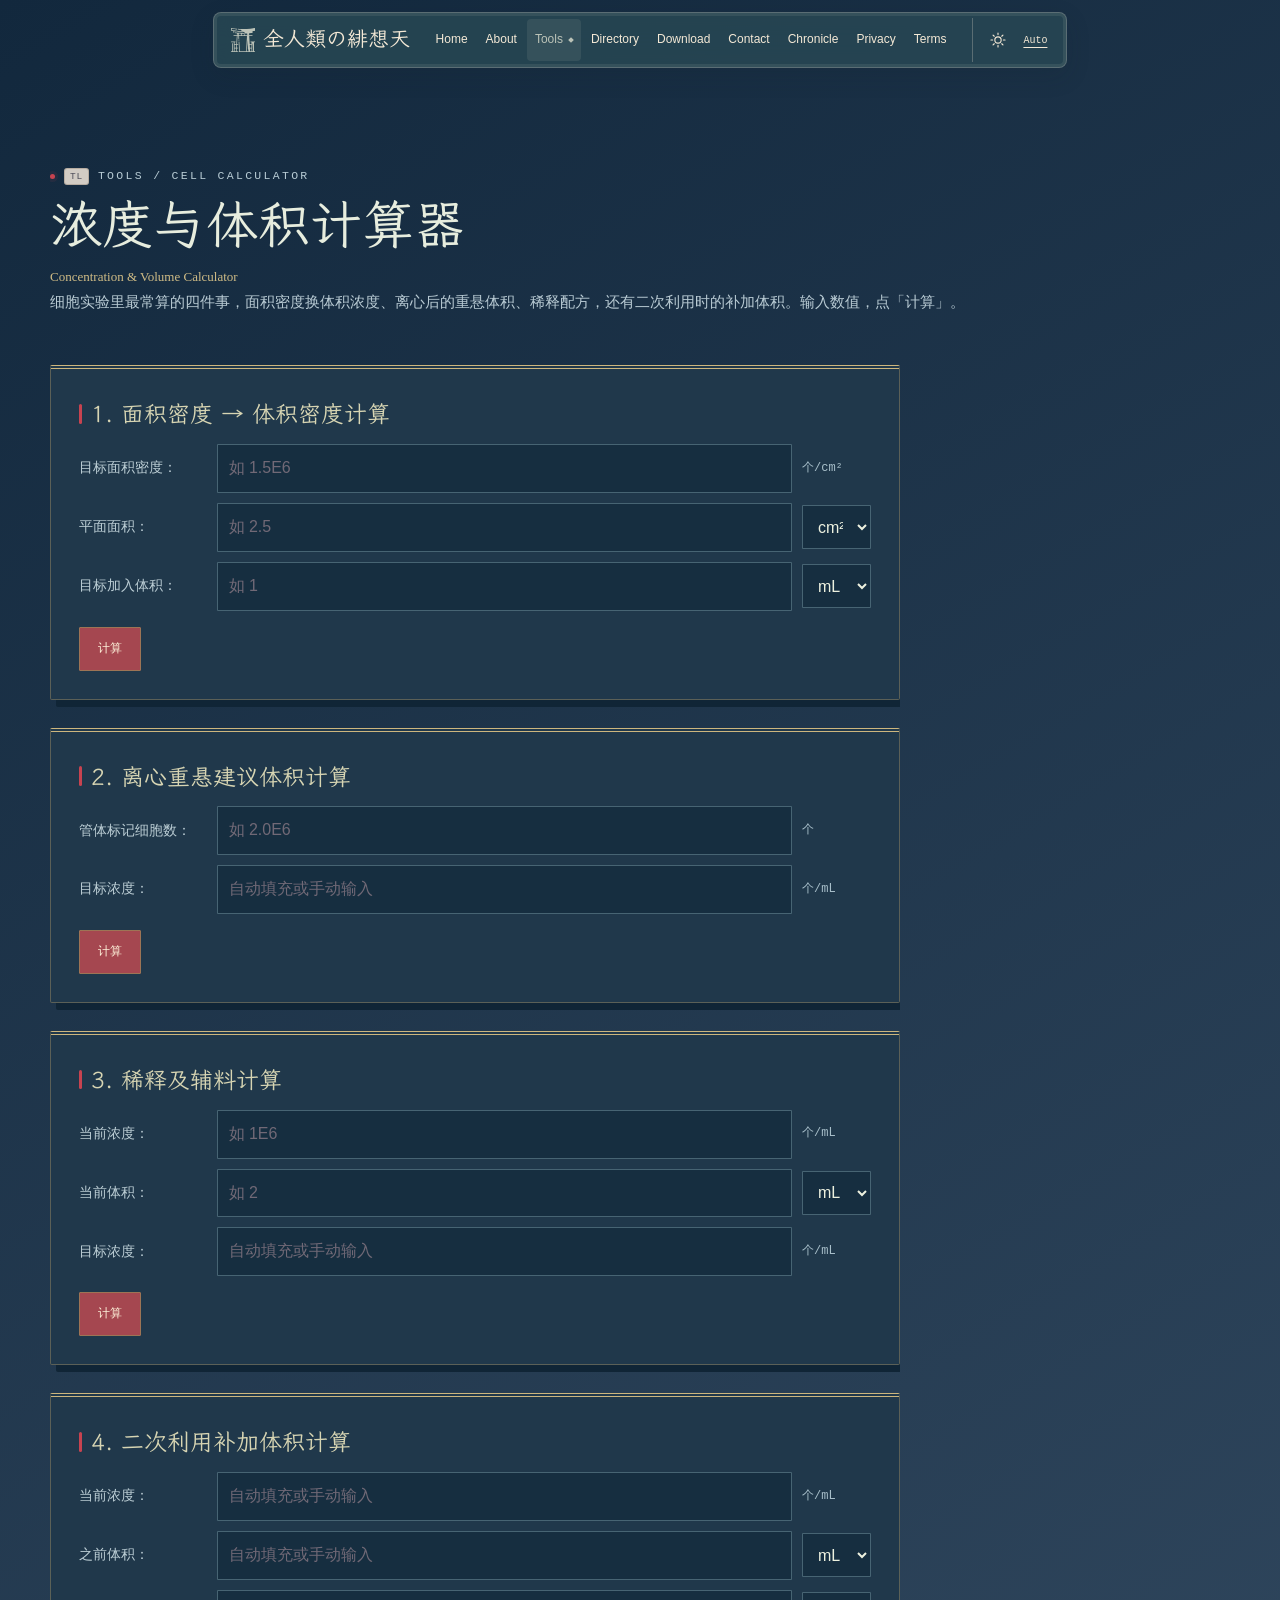
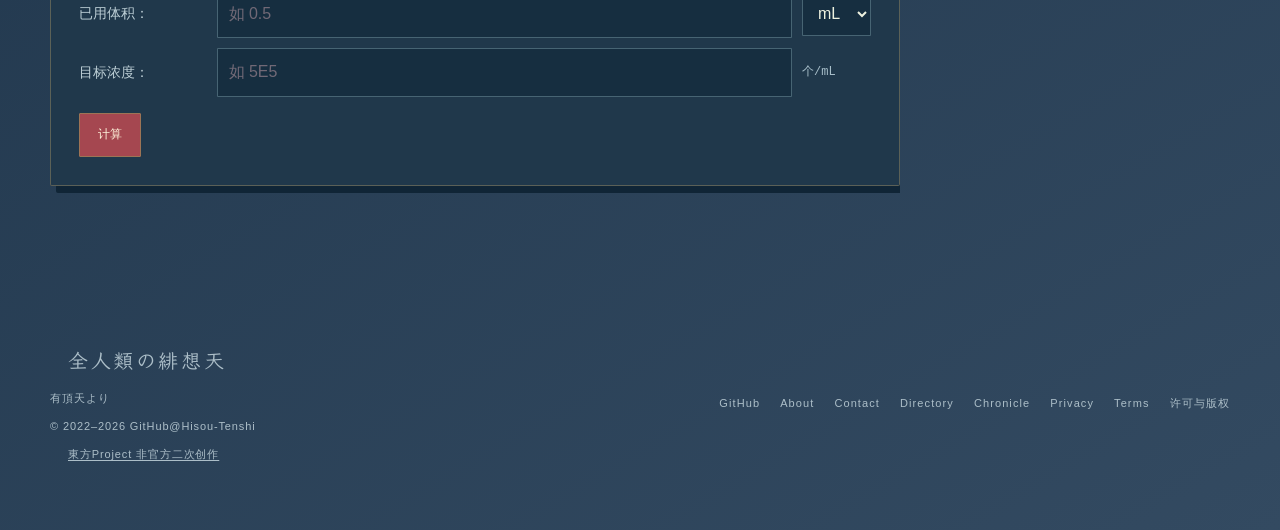
<file: tools/cellCalculator/index.html>
<!--
Author：ZYYO (zyyo.net) 基于Github大佬xhofe的主页写的
Improvement：GitHub@Hisou-Tenshi & ChatGPT & DeepSeek & Gemini
-->
<!DOCTYPE html>
<html lang="zh-CN">
<head>
	<meta charset="utf-8">
	<meta name="viewport" content="width=device-width, initial-scale=1, viewport-fit=cover">
	<script>
		/* Runs before paint: sets theme + marks JS availability (no network). */
		(function (d) {
			var c = d.cookie, g = function (k) { var m = c.match(new RegExp(k + '=([^;]+)')); return m ? m[1] : null; };
			var mode = g('themeMode') || 'auto', st = g('themeState') || 'Light';
			var dark = mode === 'auto'
				? !!(window.matchMedia && window.matchMedia('(prefers-color-scheme: dark)').matches)
				: st === 'Dark';
			var h = d.documentElement;
			h.setAttribute('data-theme', dark ? 'Dark' : 'Light');
			h.className += ' js';
		})(document);
	</script>
	<title>緋想天Tools - Concentration Calculator</title>
	<meta name="description" content="浓度与体积计算器 — 面积密度、离心重悬体积、稀释与补加体积。">
	<meta name="keywords" content="HisouTenshi,hisoutenshi,比那名居天子,ヒソウテンシ,cellCalculator,浓度计算器">
	<meta name="theme-color" content="#F4E9DC" media="(prefers-color-scheme: light)">
	<meta name="theme-color" content="#172638" media="(prefers-color-scheme: dark)">
	<meta property="og:title" content="緋想天Tools — 浓度与体积计算器">
	<meta property="og:type" content="website">
	<meta property="og:locale" content="ja_JP">
	<meta property="og:image" content="https://avatars.githubusercontent.com/u/97383295?s=400&u=8416298bf97a731c13897661c76b6a3674045440&v=4">
	<meta property="og:image:alt" content="緋想天Tools">
	<meta property="og:url" content="https://tenshi.qzz.io/tools/cellCalculator/">
	<meta property="og:description" content="「空の天気も、地の安定も、人の気質も私の掌の上　数多の妖怪を退治してきた貴方の天気！見せて貰うわよ！」">
	<meta property="og:site_name" content="緋想天Tools">
	<link rel="icon" href="/static/img/opt/favicon-32.png?v=6d841c43" sizes="32x32" type="image/png">
	<link rel="apple-touch-icon" href="/static/img/opt/favicon-180.png?v=22e44718">
	<link rel="canonical" href="https://tenshi.qzz.io/tools/cellCalculator/">
	<link rel="stylesheet" href="/static/css/root.css?v=9a7b9db8">
	<link rel="stylesheet" href="/static/css/style.css?v=4eddfd20">
	<style>
		.calc {
			max-width: 760px;
		}

		.calc-card {
			position: relative;
			padding: clamp(20px, 3vw, 28px);
			margin-bottom: 16px;
			border: 1px solid var(--line);
			border-radius: var(--r-lg);
			background: var(--card);
			box-shadow: var(--sh-1);
		}

		.calc-card h2 {
			margin: 0 0 6px;
			font-size: 16.5px;
			font-weight: 700;
			letter-spacing: -0.015em;
			color: var(--ink);
		}

		.calc-card h2::before {
			content: "";
			display: inline-block;
			width: 3px;
			height: 0.86em;
			margin-right: 9px;
			border-radius: 2px;
			background: var(--accent);
			vertical-align: -0.06em;
		}

		.form-row {
			display: grid;
			grid-template-columns: 8.5em minmax(0, 1fr) 4.6em;
			align-items: center;
			gap: 10px;
			margin-top: 10px;
		}

		.form-row label {
			font-size: 13.5px;
			color: var(--ink-3);
		}

		.form-row input,
		.form-row select {
			width: 100%;
			min-width: 0;
			padding: 9px 11px;
			border: 1px solid var(--line);
			border-radius: 10px;
			background: var(--bg);
			color: var(--ink);
			font-family: var(--font-sans);
			font-size: 14px;
			transition: border-color var(--t-fast) var(--ease), box-shadow var(--t-fast) var(--ease);
		}

		.form-row input:focus,
		.form-row select:focus {
			outline: none;
			border-color: var(--arc);
			box-shadow: 0 0 0 3px var(--arc-soft);
		}

		.form-row input::placeholder {
			color: var(--ink-4);
		}

		.form-row span {
			font-family: var(--font-mono);
			font-size: 12px;
			color: var(--ink-4);
		}

		.calc-card .btn {
			margin-top: 16px;
		}

		.calc-out {
			margin-top: 14px;
			padding: 12px 14px;
			border: 1px solid var(--line-2);
			border-radius: 10px;
			background: var(--bg-band);
			font-family: var(--font-mono);
			font-size: 12.5px;
			line-height: 1.7;
			color: var(--ink-2);
			white-space: pre-line;
		}

		.calc-out:empty {
			display: none;
		}

		@media (max-width: 620px) {
			.form-row {
				grid-template-columns: minmax(0, 1fr) auto;
				gap: 6px 8px;
			}

			.form-row label {
				grid-column: 1 / -1;
				font-size: 12.5px;
			}

			.form-row span {
				text-align: right;
			}
		}
	</style>

<link rel="preload" href="/static/fonts/shrine-hand.woff2?v=1ac1c84f" as="font" type="font/woff2" crossorigin>
<link rel="stylesheet" href="/static/css/scenes.css?v=1f3d72c2">
<link rel="stylesheet" href="/static/css/shrine-details.css?v=a88441f4">
</head>
<body class="shrine-site scene calculator-scene scene--calculator" data-page="calculator"><a class="skip-link" href="#main">跳到主要内容</a><header class="global-nav" id="nav"><a class="global-brand" href="/" aria-label="全人類の緋想天 — 首页">全人類の緋想天</a><nav id="navLinks" class="primary-links" aria-label="主导航"><a class="nav__link" href="/" data-nav-page="home">Home</a><a class="nav__link" href="/about-us/" data-nav-page="about">About</a><a class="nav__link" href="/tools/" data-nav-page="tools" aria-current="page">Tools</a><a class="nav__link" href="/sites/" data-nav-page="directory">Directory</a><a class="nav__link" href="/download/" data-nav-page="download">Download</a><a class="nav__link" href="/contact-us/" data-nav-page="contact">Contact</a><a class="nav__link" href="/changelog/" data-nav-page="chronicle">Chronicle</a><a class="nav__link" href="/privacy-policy/" data-nav-page="privacy">Privacy</a><a class="nav__link" href="/terms-and-conditions/" data-nav-page="terms">Terms</a></nav><div class="nav__tools">
          <button class="nav__icon" id="themeBtn" type="button" aria-label="切换明暗主题" title="切换明暗主题">
            <svg class="icon-sun" viewBox="0 0 24 24"><circle cx="12" cy="12" r="4.2" /><path d="M12 2.6v2.2M12 19.2v2.2M2.6 12h2.2M19.2 12h2.2M5.4 5.4l1.6 1.6M17 17l1.6 1.6M18.6 5.4L17 7M7 17l-1.6 1.6" /></svg>
            <svg class="icon-moon" viewBox="0 0 24 24"><path d="M20 14.4A8.4 8.4 0 1 1 9.6 4a6.9 6.9 0 0 0 10.4 10.4z" /></svg>
          </button>
          <button class="nav__auto" id="themeAutoBtn" type="button" title="跟随系统主题" aria-label="跟随系统主题" aria-pressed="true">Auto</button>
<button class="nav__burger" id="burger" type="button" aria-label="菜单" aria-expanded="false" aria-controls="navLinks">
            <span></span>
            <span></span>
            <span></span>
          </button>
        </div></header><main id="main">
<section aria-labelledby="pageTitle" class="pagehead">
<div class="wrap">
<div class="pagehead__kicker kicker" data-rv="fade">
<span class="kicker__num">TL</span>
<span>TOOLS / CELL CALCULATOR</span>
</div>
<h1 class="pagehead__title" data-rv="" id="pageTitle">浓度与体积计算器</h1>
<div class="pagehead__latin" data-rv="" style="--rv-d:.06s">Concentration &amp; Volume Calculator</div>
<p class="pagehead__intro" data-rv="" style="--rv-d:.12s">细胞实验里最常算的四件事，面积密度换体积浓度、离心后的重悬体积、稀释配方，还有二次利用时的补加体积。输入数值，点「计算」。</p>
</div>
</section>
<section aria-label="计算器" class="doc shrine-interior">
<div class="wrap">
<div class="calc">
<div class="calc-card" data-rv="" id="sec1">
<h2>1. 面积密度 → 体积密度计算</h2>
<div class="form-row"><label for="pConc">目标面积密度：</label><input id="pConc" placeholder="如 1.5E6"/><span>个/cm²</span></div>
<div class="form-row"><label for="pArea">平面面积：</label><input id="pArea" placeholder="如 2.5"/><select id="pAreaUnit"><option value="cm2">cm²</option><option value="mm2">mm²</option></select></div>
<div class="form-row"><label for="pVol">目标加入体积：</label><input id="pVol" placeholder="如 1"/><select id="pVolUnit"><option value="mL">mL</option><option value="uL">uL</option></select></div>
<button class="btn btn--primary" onclick="calc1()" type="button">计算</button>
<div class="calc-out" id="out1"></div>
</div>
<div class="calc-card" data-rv="" id="sec2">
<h2>2. 离心重悬建议体积计算</h2>
<div class="form-row"><label for="cNum">管体标记细胞数：</label><input id="cNum" placeholder="如 2.0E6"/><span>个</span></div>
<div class="form-row"><label for="tConc2">目标浓度：</label><input id="tConc2" placeholder="自动填充或手动输入"/><span>个/mL</span></div>
<button class="btn btn--primary" onclick="calc2()" type="button">计算</button>
<div class="calc-out" id="out2"></div>
</div>
<div class="calc-card" data-rv="" id="sec3">
<h2>3. 稀释及辅料计算</h2>
<div class="form-row"><label for="cConc3">当前浓度：</label><input id="cConc3" placeholder="如 1E6"/><span>个/mL</span></div>
<div class="form-row"><label for="cVol3">当前体积：</label><input id="cVol3" placeholder="如 2"/><select id="cVol3Unit"><option value="mL">mL</option><option value="uL">uL</option></select></div>
<div class="form-row"><label for="tConc3">目标浓度：</label><input id="tConc3" placeholder="自动填充或手动输入"/><span>个/mL</span></div>
<button class="btn btn--primary" onclick="calc3()" type="button">计算</button>
<div class="calc-out" id="out3"></div>
</div>
<div class="calc-card" data-rv="" id="sec4">
<h2>4. 二次利用补加体积计算</h2>
<div class="form-row"><label for="cConc4">当前浓度：</label><input id="cConc4" placeholder="自动填充或手动输入"/><span>个/mL</span></div>
<div class="form-row"><label for="preVol4">之前体积：</label><input id="preVol4" placeholder="自动填充或手动输入"/><select id="preVol4Unit"><option value="mL">mL</option><option value="uL">uL</option></select></div>
<div class="form-row"><label for="usedVol4">已用体积：</label><input id="usedVol4" placeholder="如 0.5"/><select id="usedVol4Unit"><option value="mL">mL</option><option value="uL">uL</option></select></div>
<div class="form-row"><label for="tConc4">目标浓度：</label><input id="tConc4" placeholder="如 5E5"/><span>个/mL</span></div>
<button class="btn btn--primary" onclick="calc4()" type="button">计算</button>
<div class="calc-out" id="out4"></div>
</div>
</div>
</div>
</section>
</main><footer class="scene-foot wrap"><div><a class="global-brand" href="/">全人類の緋想天</a><p>有頂天より</p><p>© 2022–<span data-site-year>2026</span> GitHub@Hisou-Tenshi</p><p><a href="/terms-and-conditions/#touhou">東方Project 非官方二次创作</a></p></div><nav aria-label="页脚导航"><a href="https://github.com/Hisou-Tenshi">GitHub</a><a href="/about-us/">About</a><a href="/contact-us/">Contact</a><a href="/sites/">Directory</a><a href="/changelog/">Chronicle</a><a href="/privacy-policy/">Privacy</a><a href="/terms-and-conditions/">Terms</a><a href="/terms-and-conditions/#copyright">许可与版权</a></nav></footer><div class="ritual-overlay" id="ritualOverlay" role="dialog" aria-modal="true" aria-label="神社器物" hidden><button class="ritual-close" type="button" aria-label="关闭预览">×</button><div class="ritual-circle" aria-hidden="true"></div><div class="ritual-dialog" id="ritualDialog"></div></div><script defer src="/static/js/site-content.js?v=87e0ad06"></script><script defer src="/static/js/script.js?v=719dd40b"></script>
<script>
		function getVal(id, unitId) {
			let v = parseFloat(document.getElementById(id).value);
			if (isNaN(v)) return NaN;
			if (unitId) {
				let u = document.getElementById(unitId).value;
				if (u === 'mm2') v = v / 100; // 转换为cm²
				if (u === 'uL') v = v / 1000; // 转换为mL
			}
			return v;
		}

		function formatVal(v) {
			if (!isFinite(v)) return "NaN";
			let abs = Math.abs(v);
			if (abs === 0) return "0";
			if (abs >= 1e-2 && abs < 1e2) {
				return v.toFixed(3).replace(/\.0+$/, '').replace(/(\.\d*?)0+$/, '$1');
			}
			let exp = v.toExponential(2).split("e");
			let m = parseFloat(exp[0]);
			let n = parseInt(exp[1]);
			return m + '×10<sup>' + n + '</sup>';
		}

		function calc1() {
			let conc = getVal('pConc');
			let area = getVal('pArea', 'pAreaUnit');
			let vol = getVal('pVol', 'pVolUnit');
			let total = conc * area;
			let tConc = total / vol;
			document.getElementById('out1').innerHTML = '目标浓度:\n' + formatVal(tConc) + ' 个/mL';
			document.getElementById('tConc2').value = tConc;
			document.getElementById('tConc3').value = tConc;
			document.getElementById('cConc4').value = tConc;
		}

		function calc2() {
			let cnum = getVal('cNum');
			let tconc = getVal('tConc2');
			let vol = cnum / tconc;
			document.getElementById('out2').innerHTML = '建议最大重悬体积:\n' + formatVal(vol) + ' mL';
		}

		function calc3() {
			let cconc = getVal('cConc3');
			let cvol = getVal('cVol3', 'cVol3Unit');
			let tconc = getVal('tConc3');
			let totalNum = cconc * cvol;
			let tvol = totalNum / tconc;
			let L = tvol * 0.01;
			let Y = tvol * (3e-6 / 0.01);
			document.getElementById('out3').innerHTML = '目标稀释体积:\n' + formatVal(tvol) + ' mL\nLaminin:\n' + formatVal(L) + ' mL (' + formatVal(L * 1000) + ' uL)\nY:\n' + formatVal(Y) + ' mL (' + formatVal(Y * 1000) + ' uL)';
			document.getElementById('preVol4').value = tvol;
		}

		function calc4() {
			let cconc = getVal('cConc4');
			let prev = getVal('preVol4', 'preVol4Unit');
			let used = getVal('usedVol4', 'usedVol4Unit');
			let tconc = getVal('tConc4');
			let totalNum = cconc * (prev - used);
			let tvol = totalNum / tconc;
			let addVol = tvol - (prev - used);
			document.getElementById('out4').innerHTML = '目标稀释体积:\n' + formatVal(tvol) + ' mL (' + formatVal(tvol * 1000) + ' uL)\n需要增加体积:\n' + formatVal(addVol) + ' mL (' + formatVal(addVol * 1000) + ' uL)';
		}
	</script><script defer src="/static/js/shrine.js?v=7466709e"></script></body></html>
</file>
<file: static/css/root.css>
/* 全人類の緋想天 — 云上博丽神社 design tokens.
   Light: sky, washi, timber. Dark: twilight, ink paper, warm seals. */

:root {
	--font-serif: "Baskerville", "Iowan Old Style", "Palatino Linotype", "Times New Roman", serif;
	--sky: #85b9d8;
	--sky-soft: #c4e1eb;
	--cloud: #f2f4ed;
	--paper: #f4e9dc;
	--paper-warm: #e8d7b9;
	--paper-bright: #fff8ee;
	--wood: #9a7057;
	--wood-light: #b88f68;
	--wood-dark: #674830;
	--wood-paper: #e8cfaa;
	--wood-ink: #493326;
	--night: #253b53;
	--paper-texture: repeating-linear-gradient(0deg, transparent 0 4px, rgba(120,97,69,.028) 4px 5px);

	/* ── Surfaces ─────────────────────────────────────────────── */
	--bg: #e5eff0;
	--bg-band: #e0ebea;
	--bg-deep: #d4e4e8;
	--card: #f4e9dc;
	--card-hover: #efe1cd;
	--card-tint: rgba(244,233,220,.85);

	/* ── Ink ──────────────────────────────────────────────────── */
	--ink: #34343b;
	--ink-2: #50505a;
	--ink-3: #676570;
	--ink-4: #716976;
	--ink-inv: #fff8ee;

	/* ── Lines ────────────────────────────────────────────────── */
	--line: rgba(99,76,57,.25);
	--line-2: rgba(99,76,57,.17);
	--line-3: rgba(99,76,57,.1);

	/* ── Accents ──────────────────────────────────────────────── */
	--accent: #c74350;          /* 博丽朱红 */
	--accent-deep: #a72f40;     /* 同一色相，压深一档，用于浅底上的文字 */
	--accent-ink: #fff8ee;
	--accent-soft: rgba(199,67,80,.09);
	--pink: #e9a4b4;            /* 绯色云霞 */
	--pink-deep: #a44663;       /* 压深一档，用于文字与错误提示 */
	--pink-soft: rgba(233,164,180,.18);
	--arc: #a72f40;             /* Compatibility accent for shared controls */
	--arc-2: #85b9d8;
	--arc-soft: rgba(133,185,216,.18);
	--arc-glow: rgba(133,185,216,.28);

	/* ── Display gradients ────────────────────────────────────── */
	--grad-title: linear-gradient(#34343b,#34343b);
	--grad-rule: linear-gradient(90deg, var(--line) 0%, transparent 100%);
	--grad-arc: linear-gradient(110deg,#85b9d8,#e9a4b4);
	--grad-plate: linear-gradient(160deg, #101014 0%, #1c1c22 55%, #0c0c10 100%);

	/* ── Type ─────────────────────────────────────────────────── */
	--font-sans: -apple-system, BlinkMacSystemFont, "SF Pro Text", "Segoe UI Variable Text",
		"Segoe UI", "PingFang SC", "Hiragino Sans GB", "Noto Sans CJK SC", "Microsoft YaHei",
		"Helvetica Neue", Arial, sans-serif;
	--font-display: "ShrineHand", "Yu Mincho", "Hiragino Mincho ProN", "Songti SC", "STSong", "Noto Serif CJK SC", "SimSun", Georgia, serif;
	--font-mono: ui-monospace, SFMono-Regular, "SF Mono", "JetBrains Mono", "Cascadia Mono",
		Consolas, "Liberation Mono", monospace;

	--fs-mega: clamp(84px, 14.2vw, 216px);
	--fs-display: clamp(40px, 6vw, 76px);
	--fs-h2: clamp(30px, 3.8vw, 50px);
	--fs-h3: clamp(19px, 2vw, 23px);
	--fs-lede: clamp(18px, 2.1vw, 25px);
	--fs-body: 16.5px;
	--fs-small: 14px;
	--fs-micro: 11.5px;

	/* ── Geometry ─────────────────────────────────────────────── */
	--nav-h: 66px;
	--maxw: 1260px;
	--maxw-wide: 1440px;
	--gutter: clamp(22px,4vw,58px);
	--r-xl: 6px;
	--r-lg: 4px;
	--r-md: 3px;
	--r-sm: 3px;
	--r-xs: 2px;

	/* ── Motion ───────────────────────────────────────────────── */
	--ease: cubic-bezier(0.22, 1, 0.36, 1);
	--ease-out: cubic-bezier(0.16, 1, 0.3, 1);
	--ease-inout: cubic-bezier(0.65, 0, 0.35, 1);
	--t-fast: 0.18s;
	--t-med: 0.42s;
	--t-slow: 0.9s;
	--t-mega: 1.15s;

	/* ── Elevation ────────────────────────────────────────────── */
	--sh-1: 0 1px 2px rgba(16, 16, 22, 0.04), 0 10px 26px -16px rgba(16, 16, 22, 0.14);
	--sh-2: 0 2px 6px rgba(16, 16, 22, 0.05), 0 26px 56px -28px rgba(16, 16, 22, 0.26);
	--sh-3: 0 30px 80px -34px rgba(16, 16, 22, 0.34);
	--sh-inset: inset 0 1px 0 rgba(255, 255, 255, 0.7);

	/* ── Chrome ───────────────────────────────────────────────── */
	--nav-bg: rgba(244,233,220,.92);
	--nav-bg-solid: rgba(244,233,220,.98);
	--selection: rgba(199,67,80,.19);
	--scrollbar: rgba(20, 20, 26, 0.18);
	--noise-opacity: 0.028;

	color-scheme: light;
}

html[data-theme="Dark"] {
	--sky-soft: #243e53;
	--cloud: #2a4356;
	--paper: #263748;
	--paper-warm: #304354;
	--paper-bright: #e9e4d7;
	--wood: #9e7a5e;
	--wood-light: #83654e;
	--wood-dark: #594632;
	--wood-paper: #b49a76;
	--wood-ink: #282426;
	--night: #101e30;

	--bg: #172638;
	--bg-band: #1d3042;
	--bg-deep: #22384b;
	--card: #263748;
	--card-hover: #304556;
	--card-tint: rgba(38,55,72,.86);

	--ink: #f0e8dc;
	--ink-2: #d5d9dc;
	--ink-3: #afbfcd;
	--ink-4: #a3b4c2;
	--ink-inv: #172638;

	--line: rgba(220,207,180,.25);
	--line-2: rgba(220,207,180,.17);
	--line-3: rgba(220,207,180,.1);

	--accent: #e59ca5;
	--accent-deep: #f2b2b9;
	--accent-ink: #172638;
	--accent-soft: rgba(229,156,165,.12);
	--pink: #e9a4b4;
	--pink-deep: #e9a4b4;
	--pink-soft: rgba(233,164,180,.13);
	--arc: #f2b2b9;
	--arc-2: #85b9d8;
	--arc-soft: rgba(133,185,216,.13);
	--arc-glow: rgba(133,185,216,.2);

	--grad-title: linear-gradient(#f0e8dc,#f0e8dc);
	--grad-rule: linear-gradient(90deg, var(--line) 0%, transparent 100%);
	--grad-arc: linear-gradient(110deg,#85b9d8,#e9a4b4);
	--grad-plate: linear-gradient(160deg, #17171c 0%, #0d0d11 60%, #050507 100%);

	--sh-1: 0 1px 2px rgba(0, 0, 0, 0.5), 0 10px 26px -16px rgba(0, 0, 0, 0.7);
	--sh-2: 0 2px 8px rgba(0, 0, 0, 0.55), 0 26px 56px -28px rgba(0, 0, 0, 0.8);
	--sh-3: 0 30px 90px -34px rgba(0, 0, 0, 0.85);
	--sh-inset: inset 0 1px 0 rgba(255, 255, 255, 0.07);

	--nav-bg: rgba(23,38,56,.9);
	--nav-bg-solid: rgba(23,38,56,.98);
	--selection: rgba(229,156,165,.25);
	--scrollbar: rgba(255, 255, 255, 0.2);
	--noise-opacity: 0.035;

	color-scheme: dark;
}

/* ═══════════════════════════════════════════════════════════════════
   Legacy compatibility — old content fragments and download markup
   still reference these variable names. Keep them mapped to the theme.
   ═══════════════════════════════════════════════════════════════════ */
:root {
	--main_text_color: var(--ink);
	--main_bg_color: none;
	--footer_text_color: var(--ink-3);
	--item_left_title_color: var(--ink);
	--purple_text_color: var(--accent);
	--fill: currentColor;
	--shadow-sm: var(--sh-1);
	--gradient: var(--grad-arc);
	--gradient-stroke-1: var(--arc);
	--gradient-stroke-2: var(--arc-2);
	--gradient-stroke-3: var(--accent);
	--gradient-stroke-4: var(--ink);
	--back_filter: 16px;
	--glass-radius: var(--r-lg);
	--glass-radius-sm: var(--r-md);
	--glass-ease: var(--ease);
	--glass-duration: var(--t-med);
	--glass-blur: 16px;
	--glass-level: 0;

	/* Legacy geometry kept for protected terminal/finale components. */
	--bolt: polygon(52% 0%, 30% 46%, 52% 46%, 34% 100%, 84% 52%, 58% 52%, 78% 0%);
}

/* Bundled ultra-black CJK display face (subset: display headings only).
   Without it, CJK headings fall back to Microsoft YaHei Bold on Windows and
   the "thunder big text" look collapses. See static/fonts/README.txt. */
@font-face {
	font-family: "HST Display";
	src: url("../fonts/display-900.woff2?v=3402f296") format("woff2");
	font-weight: 900;
	font-style: normal;
	font-display: block;
}


/* Preserve the terminal, its heading, and the hidden finale verbatim. */
#skills, .egg {

	/* ── Surfaces ─────────────────────────────────────────────── */
	--bg: #fbfbfd;
	--bg-band: #f5f5f7;
	--bg-deep: #eeeef1;
	--card: #ffffff;
	--card-hover: #ffffff;
	--card-tint: rgba(255, 255, 255, 0.72);

	/* ── Ink ──────────────────────────────────────────────────── */
	--ink: #16161a;
	--ink-2: #45454d;
	--ink-3: #75757e;
	--ink-4: #a0a0a8;
	--ink-inv: #ffffff;

	/* ── Lines ────────────────────────────────────────────────── */
	--line: rgba(20, 20, 26, 0.11);
	--line-2: rgba(20, 20, 26, 0.06);
	--line-3: rgba(20, 20, 26, 0.035);

	/* ── Accents ──────────────────────────────────────────────── */
	--accent: #66ccff;          /* 天依蓝 — Tianyi blue */
	--accent-deep: #2fa6dd;     /* 同一色相，压深一档，用于浅底上的文字 */
	--accent-ink: #062436;
	--accent-soft: rgba(102, 204, 255, 0.16);
	--pink: #ffc0cb;            /* 巡音粉 — Megurine pink */
	--pink-deep: #e2708e;       /* 压深一档，用于文字与错误提示 */
	--pink-soft: rgba(255, 192, 203, 0.24);
	--arc: #66ccff;             /* 雷 — electric arc blue */
	--arc-2: #a8e4ff;
	--arc-soft: rgba(102, 204, 255, 0.14);
	--arc-glow: rgba(102, 204, 255, 0.34);

	/* ── Display gradients ────────────────────────────────────── */
	--grad-title: linear-gradient(178deg, #1b1b20 6%, #4c4c55 62%, #7d7d88 100%);
	--grad-rule: linear-gradient(90deg, var(--line) 0%, transparent 100%);
	--grad-arc: linear-gradient(120deg, #66ccff 0%, #b7e9ff 42%, #ffc0cb 100%);
	--grad-plate: linear-gradient(160deg, #101014 0%, #1c1c22 55%, #0c0c10 100%);

	/* ── Type ─────────────────────────────────────────────────── */
	--font-sans: -apple-system, BlinkMacSystemFont, "SF Pro Text", "Segoe UI Variable Text",
		"Segoe UI", "PingFang SC", "Hiragino Sans GB", "Noto Sans CJK SC", "Microsoft YaHei",
		"Helvetica Neue", Arial, sans-serif;
	--font-display: "HST Display", -apple-system, BlinkMacSystemFont, "SF Pro Display", "Segoe UI Variable Display",
		"Segoe UI", "PingFang SC", "Hiragino Sans GB", "Noto Sans CJK SC", "Microsoft YaHei",
		"Helvetica Neue", Arial, sans-serif;
	--font-mono: ui-monospace, SFMono-Regular, "SF Mono", "JetBrains Mono", "Cascadia Mono",
		Consolas, "Liberation Mono", monospace;

	--fs-mega: clamp(84px, 14.2vw, 216px);
	--fs-display: clamp(40px, 6vw, 76px);
	--fs-h2: clamp(30px, 3.8vw, 50px);
	--fs-h3: clamp(19px, 2vw, 23px);
	--fs-lede: clamp(18px, 2.1vw, 25px);
	--fs-body: 16.5px;
	--fs-small: 14px;
	--fs-micro: 11.5px;

	/* ── Geometry ─────────────────────────────────────────────── */
	--nav-h: 52px;
	--maxw: 1180px;
	--maxw-wide: 1440px;
	--gutter: clamp(20px, 5.2vw, 72px);
	--r-xl: 30px;
	--r-lg: 22px;
	--r-md: 15px;
	--r-sm: 10px;
	--r-xs: 6px;

	/* ── Motion ───────────────────────────────────────────────── */
	--ease: cubic-bezier(0.22, 1, 0.36, 1);
	--ease-out: cubic-bezier(0.16, 1, 0.3, 1);
	--ease-inout: cubic-bezier(0.65, 0, 0.35, 1);
	--t-fast: 0.18s;
	--t-med: 0.42s;
	--t-slow: 0.9s;
	--t-mega: 1.15s;

	/* ── Elevation ────────────────────────────────────────────── */
	--sh-1: 0 1px 2px rgba(16, 16, 22, 0.04), 0 10px 26px -16px rgba(16, 16, 22, 0.14);
	--sh-2: 0 2px 6px rgba(16, 16, 22, 0.05), 0 26px 56px -28px rgba(16, 16, 22, 0.26);
	--sh-3: 0 30px 80px -34px rgba(16, 16, 22, 0.34);
	--sh-inset: inset 0 1px 0 rgba(255, 255, 255, 0.7);

	/* ── Chrome ───────────────────────────────────────────────── */
	--nav-bg: rgba(251, 251, 253, 0.72);
	--nav-bg-solid: rgba(251, 251, 253, 0.94);
	--selection: rgba(102, 204, 255, 0.30);
	--scrollbar: rgba(20, 20, 26, 0.18);
	--noise-opacity: 0.028;

	color-scheme: light;
}
html[data-theme="Dark"] #skills, html[data-theme="Dark"] .egg {

	--bg: #08080a;
	--bg-band: #0e0e11;
	--bg-deep: #131317;
	--card: #141418;
	--card-hover: #191920;
	--card-tint: rgba(22, 22, 27, 0.7);

	--ink: #f4f4f6;
	--ink-2: #c2c2cb;
	--ink-3: #9898a2;
	--ink-4: #77777f;
	--ink-inv: #08080a;

	--line: rgba(255, 255, 255, 0.14);
	--line-2: rgba(255, 255, 255, 0.075);
	--line-3: rgba(255, 255, 255, 0.045);

	--accent: #7fd6ff;
	--accent-deep: #66ccff;
	--accent-ink: #04131d;
	--accent-soft: rgba(127, 214, 255, 0.18);
	--pink: #ffc0cb;
	--pink-deep: #ffb3c1;
	--pink-soft: rgba(255, 192, 203, 0.18);
	--arc: #7fd6ff;
	--arc-2: #b7e9ff;
	--arc-soft: rgba(127, 214, 255, 0.18);
	--arc-glow: rgba(127, 214, 255, 0.36);

	--grad-title: linear-gradient(178deg, #ffffff 8%, #c9c9d3 58%, #7d7d8a 100%);
	--grad-rule: linear-gradient(90deg, var(--line) 0%, transparent 100%);
	--grad-arc: linear-gradient(120deg, #7fd6ff 0%, #c9eeff 42%, #ffc0cb 100%);
	--grad-plate: linear-gradient(160deg, #17171c 0%, #0d0d11 60%, #050507 100%);

	--sh-1: 0 1px 2px rgba(0, 0, 0, 0.5), 0 10px 26px -16px rgba(0, 0, 0, 0.7);
	--sh-2: 0 2px 8px rgba(0, 0, 0, 0.55), 0 26px 56px -28px rgba(0, 0, 0, 0.8);
	--sh-3: 0 30px 90px -34px rgba(0, 0, 0, 0.85);
	--sh-inset: inset 0 1px 0 rgba(255, 255, 255, 0.07);

	--nav-bg: rgba(10, 10, 13, 0.68);
	--nav-bg-solid: rgba(10, 10, 13, 0.94);
	--selection: rgba(127, 214, 255, 0.34);
	--scrollbar: rgba(255, 255, 255, 0.2);
	--noise-opacity: 0.035;

	color-scheme: dark;
}
</file>
<file: static/css/style.css>
/* 全人類の緋想天 — shared functional components and shrine architecture.
   Terminal, finale hooks, player, vault, and legacy content styles are preserved. */

/* ── 01 · Reset & base ───────────────────────────────────────────── */
*,
*::before,
*::after {
	box-sizing: border-box;
}

* {
	margin: 0;
	padding: 0;
}

html {
	background: var(--bg);
	-webkit-text-size-adjust: 100%;
	text-size-adjust: 100%;
	scroll-behavior: smooth;
	scroll-padding-top: calc(var(--nav-h) + 24px);
}

body {
	min-height: 100svh;
	background: transparent;
	color: var(--ink);
	font-family: var(--font-sans);
	font-size: var(--fs-body);
	line-height: 1.72;
	font-synthesis-weight: none;
	text-rendering: optimizeLegibility;
	-webkit-font-smoothing: antialiased;
	-moz-osx-font-smoothing: grayscale;
	overflow-x: hidden;
}

/* Ambient light — a very quiet 幻想郷 atmosphere instead of a 1.4 MB photo */
body::before {
	content: "";
	position: fixed;
	inset: 0;
	z-index: -2;
	pointer-events: none;
	background:
		radial-gradient(58% 44% at 12% -6%, var(--sky-soft) 0%, transparent 62%),
		radial-gradient(52% 40% at 96% 4%, var(--accent-soft) 0%, transparent 60%),
		radial-gradient(70% 60% at 50% 108%, var(--arc-soft) 0%, transparent 68%);
	opacity: 0.85;
}

/* Film grain — 200 bytes of SVG turbulence, kills the "flat CSS" look */
body::after {
	content: "";
	position: fixed;
	inset: 0;
	z-index: -1;
	pointer-events: none;
	opacity: var(--noise-opacity);
	background-image: url("data:image/svg+xml,%3Csvg xmlns='http://www.w3.org/2000/svg' width='160' height='160'%3E%3Cfilter id='n'%3E%3CfeTurbulence type='fractalNoise' baseFrequency='0.82' numOctaves='3' stitchTiles='stitch'/%3E%3C/filter%3E%3Crect width='160' height='160' filter='url(%23n)'/%3E%3C/svg%3E");
}

img,
svg,
video,
canvas {
	display: block;
	max-width: 100%;
}

img {
	height: auto;
	border: 0;
}

a {
	color: inherit;
	text-decoration: none;
}

button,
input,
select,
textarea {
	font: inherit;
	color: inherit;
	background: none;
	border: 0;
}

button {
	cursor: pointer;
	-webkit-tap-highlight-color: transparent;
}

ul,
ol {
	list-style: none;
}

h1,
h2,
h3,
h4,
h5,
h6 {
	font-weight: 700;
	line-height: 1.16;
	letter-spacing: -0.02em;
}

::selection {
	background: var(--selection);
	color: var(--ink);
}

:focus-visible {
	outline: 2px solid var(--arc);
	outline-offset: 3px;
	border-radius: 3px;
}

html[data-theme="Dark"] ::-webkit-scrollbar {
	width: 10px;
	height: 10px;
}

html[data-theme="Dark"] ::-webkit-scrollbar-track {
	background: transparent;
}

::-webkit-scrollbar {
	width: 10px;
	height: 10px;
}

::-webkit-scrollbar-thumb {
	background: var(--scrollbar);
	border: 3px solid transparent;
	background-clip: content-box;
	border-radius: 999px;
}

::-webkit-scrollbar-thumb:hover {
	background-clip: content-box;
	background-color: var(--ink-3);
}

/* ── 02 · Layout & utilities ─────────────────────────────────────── */
.wrap {
	width: 100%;
	max-width: var(--maxw);
	margin-inline: auto;
	padding-inline: var(--gutter);
}

.wrap--wide {
	max-width: var(--maxw-wide);
}

.sr-only {
	position: absolute;
	width: 1px;
	height: 1px;
	padding: 0;
	margin: -1px;
	overflow: hidden;
	clip: rect(0 0 0 0);
	white-space: nowrap;
	border: 0;
}

.skip-link {
	position: fixed;
	top: 8px;
	left: 8px;
	z-index: 400;
	padding: 10px 16px;
	border-radius: var(--r-sm);
	background: var(--ink);
	color: var(--bg);
	font-size: var(--fs-small);
	transform: translateY(-160%);
	transition: transform var(--t-fast) var(--ease);
}

.skip-link:focus-visible {
	transform: none;
}

/* Reveal engine — [data-rv] elements animate in once, .is-in is added by IO */
[data-rv] {
	opacity: 0;
	transform: translate3d(0, 26px, 0);
	transition:
		opacity var(--t-slow) var(--ease-out),
		transform var(--t-slow) var(--ease-out);
	transition-delay: var(--rv-d, 0s);
	will-change: opacity, transform;
}

[data-rv="fade"] {
	transform: none;
}

[data-rv="left"] {
	transform: translate3d(-26px, 0, 0);
}

[data-rv="mask"] {
	opacity: 1;
	transform: none;
	/* polygon() accepts coordinates outside the box (inset() clamps), so the
	   reveal never leaves a hard clip on the glyph ink. */
	clip-path: polygon(0 -30%, 100% -30%, 100% -30%, 0 -30%);
	transition: clip-path var(--t-mega) var(--ease-out);
	transition-delay: var(--rv-d, 0s);
}

[data-rv].is-in {
	opacity: 1;
	transform: none;
	clip-path: polygon(0 -30%, 100% -30%, 100% 130%, 0 130%);
	will-change: auto;
}

html:not(.js) [data-rv] {
	opacity: 1;
	transform: none;
	clip-path: none;
}

/* ── 05 · Thunder display type (雷霆大字) ─────────────────────────── */
/* Micro technical label */
.kicker {
	display: inline-flex;
	align-items: center;
	gap: 9px;
	font-family: var(--font-mono);
	font-size: var(--fs-micro);
	font-weight: 500;
	letter-spacing: 0.2em;
	text-transform: uppercase;
	color: var(--ink-3);
	white-space: nowrap;
}

.kicker__num {
	display: inline-flex;
	align-items: center;
	justify-content: center;
	min-width: 22px;
	height: 17px;
	padding: 0 5px;
	border: 1px solid var(--line);
	border-radius: 3px;
	font-size: 9.5px;
	letter-spacing: 0.08em;
	color: var(--ink-2);
	background: var(--card-tint);
	-webkit-backdrop-filter: blur(6px);
	backdrop-filter: blur(6px);
}

.kicker::before {
	content: "";
	width: 5px;
	height: 5px;
	border-radius: 50%;
	background: var(--accent);
	box-shadow: 0 0 0 3px var(--accent-soft);
	flex-shrink: 0;
}

/* The big one: oversized ink characters that rise out of a mask */
.mega {
	display: flex;
	flex-direction: column;
	align-items: flex-start;
	font-family: var(--font-display);
	font-size: var(--fs-mega);
	font-weight: 900;
	line-height: 0.94;
	letter-spacing: -0.062em;
	color: var(--ink);
}

/* No clipping container here — see .mega__char for why the ink must be able
   to spill out of the (deliberately very tight) line box. */
.mega__row {
	display: flex;
	overflow: visible;
}

/* `background-clip: text` only paints the background INSIDE the element's own
   box. With line-height < 1 that box is shorter than the glyph ink (CJK bottom
   strokes, latin descenders like y/g/p) and the glyph gets sliced off — bottom
   and right edge. Pad the paint box out, pull it back with negative margins so
   layout is untouched, and let the gradient cover the whole glyph. */
.mega__char {
	display: inline-block;
	padding: 0.1em 0.14em 0.3em;
	margin: -0.1em -0.14em -0.3em;
	background: var(--grad-title);
	-webkit-background-clip: text;
	background-clip: text;
	color: transparent;
	-webkit-text-fill-color: transparent;
	transform-origin: 0 100%;
	animation: charRise 0.9s var(--ease-out) both;
	animation-delay: calc(var(--i, 0) * 0.075s + 0.06s);
}

@keyframes charRise {
	0% {
		transform: translate3d(0, 13%, 0) scale(0.985);
		opacity: 0;
		filter: blur(10px);
	}
	55% {
		opacity: 1;
	}
	100% {
		transform: translate3d(0, 0, 0) scale(1);
		opacity: 1;
		filter: blur(0);
	}
}

/* Hollow counterpoint — outline-only latin lockup under the ink */
.mega__latin {
	display: block;
	margin-top: clamp(10px, 1.6vh, 18px);
	font-family: var(--font-mono);
	font-size: clamp(11px, 1.35vw, 16px);
	font-weight: 700;
	line-height: 1;
	letter-spacing: 0.38em;
	text-transform: uppercase;
	color: transparent;
	-webkit-text-stroke: 1.1px var(--ink-4);
	white-space: nowrap;
	animation: typeIn 1.1s var(--ease-out) 0.52s both;
}

@keyframes typeIn {
	0% {
		opacity: 0;
		letter-spacing: 0.62em;
	}
	100% {
		opacity: 1;
		letter-spacing: 0.38em;
	}
}

/* The bolt: Endfield-style electric glyph used as a section marker */
.arc {
	display: inline-block;
	width: 0.5em;
	height: 0.62em;
	flex-shrink: 0;
	background: var(--arc);
	clip-path: var(--bolt);
	filter: drop-shadow(0 0 6px var(--arc-glow));
	animation: arcCharge 4.6s var(--ease-inout) infinite;
}

@keyframes arcCharge {
	0%,
	72%,
	100% {
		opacity: 0.9;
		transform: scale(1);
	}
	78% {
		opacity: 1;
		transform: scale(1.14);
	}
	82% {
		opacity: 0.4;
		transform: scale(0.96);
	}
	86% {
		opacity: 1;
		transform: scale(1.06);
	}
}

/* Hairline with a bolt tick — used between sections */
.rule {
	position: relative;
	height: 1px;
	background: var(--line-2);
}

.rule__bolt {
	position: absolute;
	left: 0;
	top: 50%;
	width: 11px;
	height: 13px;
	translate: 0 -50%;
	background: var(--accent);
	clip-path: var(--bolt);
}

.rule--center .rule__bolt {
	left: 50%;
	translate: -50% -50%;
}

/* Skills specimen plate */
/* Terminal window — the skills matrix, framed like a macOS terminal */
.specimen {
	position: relative;
	display: flex;
	flex-direction: column;
	/* 固定尺寸：窗口高度不随日志行数变化（02 一节正好约一屏） */
	height: clamp(400px, calc(100svh - 405px), 660px);
	border-radius: 12px;
	border: 1px solid rgba(0, 0, 0, 0.42);
	background: #0c0c10;
	box-shadow:
		0 1px 0 rgba(255, 255, 255, 0.05) inset,
		0 18px 42px -20px rgba(16, 24, 40, 0.55),
		0 2px 8px rgba(16, 24, 40, 0.16);
	overflow: hidden;
}

html[data-theme="Dark"] .specimen {
	border-color: rgba(255, 255, 255, 0.12);
}

.specimen__bar {
	position: relative;
	display: flex;
	align-items: center;
	height: 32px;
	padding: 0 12px;
	background: linear-gradient(#3d3d42, #323237);
	border-bottom: 1px solid rgba(0, 0, 0, 0.55);
	box-shadow: 0 1px 0 rgba(255, 255, 255, 0.07) inset;
}

.specimen__lights {
	display: flex;
	gap: 8px;
	pointer-events: auto;
}

.specimen__light {
	display: grid;
	place-items: center;
	width: 11px;
	height: 11px;
	border-radius: 50%;
	cursor: pointer;
	box-shadow: 0 0 0 0.5px rgba(0, 0, 0, 0.18) inset;
	transition: filter var(--t-fast) var(--ease);
}

.specimen__light::before {
	content: "";
	font-family: var(--font-sans);
	font-size: 9px;
	font-weight: 700;
	line-height: 1;
	color: rgba(0, 0, 0, 0.52);
	opacity: 0;
	transition: opacity var(--t-fast) var(--ease);
	pointer-events: none;
}

.specimen__light--close::before {
	content: "×";
}

.specimen__light--min::before {
	content: "−";
}

.specimen__light--zoom::before {
	content: "⤢";
}

.specimen__lights:hover .specimen__light::before {
	opacity: 1;
}

.specimen__light:hover {
	filter: brightness(1.14);
}

.specimen__light--close {
	background: #ff5f57;
}

.specimen__light--min {
	background: #febc2e;
}

.specimen__light--zoom {
	background: #28c840;
}

.specimen__title {
	position: absolute;
	left: 0;
	right: 0;
	text-align: center;
	font-family: var(--font-sans);
	font-size: 12px;
	font-weight: 600;
	letter-spacing: 0.01em;
	color: rgba(255, 255, 255, 0.62);
	pointer-events: none;
	user-select: none;
}

.specimen__body {
	position: relative;
	flex: 1 1 auto;
	display: flex;
	flex-direction: column;
	min-height: 0;
	padding: 16px clamp(14px, 2.4vw, 26px) clamp(16px, 2.2vw, 24px);
}

.specimen__body::before {
	content: "";
	position: absolute;
	inset: 0;
	background: radial-gradient(62% 82% at 12% 0%, rgba(102, 204, 255, 0.26), transparent 64%);
	pointer-events: none;
}

.specimen__line {
	position: relative;
	display: flex;
	align-items: baseline;
	gap: 8px;
	margin: 0 0 14px;
	font-family: var(--font-mono);
	font-size: 12.5px;
	line-height: 1.5;
	color: #dbe6f7;
	white-space: nowrap;
}

.specimen__user {
	color: var(--accent);
}

.specimen__path {
	color: rgba(255, 255, 255, 0.38);
}

.specimen__pct {
	color: #3fd67a;
}

.specimen__cmd {
	position: relative;
	min-width: 0;
	flex: 1 1 auto;
	overflow: hidden;
}

.specimen__line--prompt {
	cursor: text;
}

/* The real input is invisible: the visible line is still the terminal's own
   span so the autoplay scenes and the caret keep their existing styling. */
.specimen__input {
	position: absolute;
	inset: 0;
	width: 100%;
	height: 100%;
	margin: 0;
	padding: 0;
	border: 0;
	background: transparent;
	color: transparent;
	caret-color: transparent;
	-webkit-text-fill-color: transparent;
	font: inherit;
	cursor: text;
	outline: none;
	z-index: 2;
}

.specimen.is-user .specimen__line--prompt .specimen__caret {
	background: var(--accent);
}

.specimen__text.is-odd {
	color: #e25577;
}

.specimen__caret {
	display: inline-block;
	width: 7px;
	height: 1.02em;
	margin-left: 2px;
	vertical-align: -0.14em;
	background: rgba(255, 255, 255, 0.78);
	animation: caretBlink 1.06s steps(1, end) infinite;
}

@keyframes caretBlink {
	0%,
	49% {
		opacity: 1;
	}

	50%,
	100% {
		opacity: 0;
	}
}

.specimen__line--intro {
	margin-bottom: 2px;
}

.specimen__line--intro .specimen__text {
	color: rgba(255, 255, 255, 0.7);
}

.specimen__out {
	display: block;
	margin: 10px 0 12px;
}

.specimen__log {
	display: flex;
	flex-direction: column;
	justify-content: flex-start;
	/* 内容少时高度=内容，多时收缩到剩余空间并内部滚动：光标跟着输出往下走 */
	flex: 0 1 auto;
	min-height: 0;
	margin: 0;
	overflow: hidden;
	font-family: var(--font-mono);
	font-size: 12px;
	line-height: 1.5;
	color: rgba(255, 255, 255, 0.5);
}

.specimen__out,
.specimen__line--intro {
	flex: 0 0 auto;
}

.specimen__log.is-clipped {
	-webkit-mask-image: linear-gradient(to bottom, transparent 0, #000 26px);
	mask-image: linear-gradient(to bottom, transparent 0, #000 26px);
}

.specimen__log span {
	display: block;
	flex: 0 0 auto;
	white-space: nowrap;
	overflow: hidden;
	text-overflow: ellipsis;
	animation: logIn 0.3s var(--ease-out) both;
}

.specimen__log span.is-err {
	color: #e25577;
}

.specimen__log span.is-cmd {
	color: rgba(219, 230, 247, 0.72);
}

.specimen__log span.is-out {
	color: rgba(219, 230, 247, 0.72);
}

.specimen__log span.is-note {
	color: rgba(219, 230, 247, 0.38);
}

@keyframes logIn {
	from {
		opacity: 0;
		transform: translateY(3px);
	}

	to {
		opacity: 1;
		transform: none;
	}
}

.specimen.is-nocaret .specimen__caret {
	opacity: 0;
}

.specimen.is-idle .specimen__caret {
	animation-play-state: paused;
	opacity: 1;
}

.specimen.is-err-title .specimen__title {
	color: #ff5f57;
}

.specimen.is-closing .specimen__body {
	opacity: 0;
	transform: scale(0.985);
	transition: opacity 0.34s var(--ease), transform 0.34s var(--ease);
}

.specimen.is-min .specimen__body {
	display: none;
}

.specimen.is-pulse {
	animation: termPulse 0.52s var(--ease);
}

/* ── Terminal view branches (normal / minimized / fullscreen) ─────────
   The homepage terminal is the root of a tiny state machine. Minimize and
   fullscreen are separate branches from the normal view; future hidden
   scenes can hook `data-term-view` or the `hisou:termview` event without
   changing the window component itself. */
.specimen-shell {
	position: relative;
	min-height: clamp(400px, calc(100svh - 405px), 660px);
	isolation: isolate;
}

.specimen-shell > .specimen {
	position: relative;
	z-index: 1;
	transition: height 0.28s var(--ease);
}

.specimen-shell.is-noanim > .specimen {
	transition: none !important;
}

/* The block that stays behind while the window folds to its title bar.
   One flat colour on purpose: a placeholder for the page area, not chrome. */
.specimen__shim {
	position: absolute;
	inset: 0;
	z-index: 0;
	border: 1px solid var(--line-2);
	border-radius: 12px;
	background: var(--card);
	opacity: 0;
	visibility: hidden;
	transition: opacity 0.2s var(--ease), visibility 0.2s var(--ease);
	pointer-events: none;
}

html[data-theme="Dark"] .specimen__shim {
	background: #14141a;
}

.specimen-shell.is-min {
	min-height: var(--term-h, 32px);
}

.specimen-shell.is-min > .specimen {
	height: 32px;
}

.specimen-shell.is-min .specimen__shim {
	opacity: 1;
	visibility: visible;
}

.specimen-shell.is-min .specimen__body {
	display: none;
}

.specimen-shell.is-min .specimen__title {
	color: rgba(255, 255, 255, 0.78);
}

/* Lift the whole branch above the page header so the fixed window and veil
   cannot be covered by site chrome. */
.specimen-shell.is-max {
	z-index: 8900;
	isolation: auto;
}

/* Fullscreen branch: the window leaves the flow, a dim veil covers the page,
   and the document stops scrolling until the branch is exited. */
.term-veil {
	position: fixed;
	inset: 0;
	z-index: 8800;
	background: rgba(6, 8, 13, 0.78);
	-webkit-backdrop-filter: blur(4px);
	backdrop-filter: blur(4px);
	opacity: 0;
	visibility: hidden;
	transition: opacity 0.24s var(--ease), visibility 0.24s var(--ease);
	pointer-events: none;
}

.specimen-shell.is-max .term-veil {
	opacity: 1;
	visibility: visible;
	pointer-events: auto;
}

.specimen.is-max {
	position: fixed;
	inset: clamp(10px, 2.8vh, 34px) clamp(10px, 2.8vw, 48px);
	z-index: 8900;
	width: auto;
	height: auto;
	border-radius: 14px;
	box-shadow:
		0 1px 0 rgba(255, 255, 255, 0.05) inset,
		0 40px 110px -26px rgba(0, 0, 0, 0.82),
		0 10px 28px rgba(0, 0, 0, 0.36);
	animation: termMax 0.26s var(--ease-out) both;
}

html.term-view-lock,
html.term-view-lock body {
	overflow: hidden;
}

.specimen.is-max .specimen__title {
	color: rgba(255, 255, 255, 0.74);
}

@keyframes termMax {
	from {
		opacity: 0;
		transform: scale(0.985);
	}

	to {
		opacity: 1;
		transform: none;
	}
}

.specimen__light:focus-visible {
	outline: 2px solid var(--accent);
	outline-offset: 2px;
}

@keyframes termPulse {
	50% {
		transform: scale(1.011);
	}
}

.specimen__img {
	position: relative;
	display: block;
	width: 100%;
	height: auto;
	filter: saturate(1.04);
}

@media (prefers-reduced-motion: reduce) {
	.specimen__caret {
		animation: none;
		opacity: 1;
	}

	.specimen.is-pulse {
		animation: none;
	}

	.specimen-shell > .specimen,
	.specimen__shim,
	.term-veil {
		transition: none;
	}

	.specimen.is-max {
		animation: none;
	}

	.specimen__log span {
		animation: none;
	}
}

/* ── 12 · BGM player ─────────────────────────────────────────────── */
.player {
	position: fixed;
	right: 18px;
	bottom: 18px;
	z-index: 130;
	display: flex;
	flex-direction: column;
	align-items: flex-end;
	gap: 8px;
	pointer-events: none;
}

.player > * {
	pointer-events: auto;
}

.player__pill {
	display: flex;
	align-items: center;
	gap: 10px;
	height: 42px;
	padding: 0 14px 0 8px;
	border-radius: 999px;
	border: 1px solid var(--line);
	background: var(--nav-bg-solid);
	-webkit-backdrop-filter: saturate(180%) blur(20px);
	backdrop-filter: saturate(180%) blur(20px);
	box-shadow: var(--sh-2);
	color: var(--ink-2);
	font-size: 12.5px;
	transition: transform var(--t-fast) var(--ease), box-shadow var(--t-fast) var(--ease),
		border-color var(--t-fast) var(--ease);
}

.player__pill:hover {
	transform: translateY(-1px);
	box-shadow: var(--sh-3);
	border-color: var(--line);
}

.player__pill:active {
	transform: scale(0.98);
}

.player__disc {
	position: relative;
	display: grid;
	place-items: center;
	width: 28px;
	height: 28px;
	border-radius: 50%;
	background: var(--grad-arc);
	color: #fff;
	flex-shrink: 0;
}

.player__disc svg {
	width: 12px;
	height: 12px;
	fill: currentColor;
	position: relative;
	z-index: 1;
}

.player.is-playing .player__disc {
	animation: spin 7s linear infinite;
}

@keyframes spin {
	to {
		rotate: 360deg;
	}
}

.player__label {
	display: flex;
	flex-direction: column;
	align-items: flex-start;
	line-height: 1.25;
	max-width: 168px;
}

.player__label b {
	font-size: 11.5px;
	font-weight: 650;
	color: var(--ink);
	white-space: nowrap;
	overflow: hidden;
	text-overflow: ellipsis;
	max-width: 100%;
}

.player__label span {
	font-family: var(--font-mono);
	font-size: 9px;
	letter-spacing: 0.14em;
	text-transform: uppercase;
	color: var(--ink-4);
}

.player__panel {
	width: min(340px, calc(100vw - 36px));
	max-height: 0;
	overflow: hidden;
	border-radius: var(--r-lg);
	border: 1px solid var(--line-2);
	background: var(--nav-bg-solid);
	-webkit-backdrop-filter: saturate(180%) blur(22px);
	backdrop-filter: saturate(180%) blur(22px);
	box-shadow: var(--sh-3);
	opacity: 0;
	transform: translateY(8px);
	transition:
		max-height var(--t-med) var(--ease),
		opacity var(--t-fast) var(--ease),
		transform var(--t-med) var(--ease);
}

.player.is-open .player__panel {
	max-height: min(58vh, 420px);
	opacity: 1;
	transform: none;
	overflow: hidden;
	display: flex;
	flex-direction: column;
}

.player__head {
	padding: 14px 16px 10px;
	border-bottom: 1px solid var(--line-3);
}

.player__now {
	font-size: 13px;
	font-weight: 650;
	color: var(--ink);
	white-space: nowrap;
	overflow: hidden;
	text-overflow: ellipsis;
}

.player__artist {
	font-size: 11.5px;
	color: var(--ink-4);
	white-space: nowrap;
	overflow: hidden;
	text-overflow: ellipsis;
}

.player__seek {
	display: flex;
	align-items: center;
	gap: 9px;
	padding: 10px 16px 6px;
	font-family: var(--font-mono);
	font-size: 9.5px;
	letter-spacing: 0.06em;
	color: var(--ink-4);
}

.player__bar {
	position: relative;
	flex: 1;
	height: 16px;
	cursor: pointer;
	display: flex;
	align-items: center;
}

.player__bar::before {
	content: "";
	position: absolute;
	inset: 50% 0 auto 0;
	height: 3px;
	translate: 0 -50%;
	border-radius: 3px;
	background: var(--line-2);
}

.player__fill {
	position: relative;
	height: 3px;
	width: 0%;
	border-radius: 3px;
	background: var(--grad-arc);
	transition: width 0.12s linear;
}

.player__fill::after {
	content: "";
	position: absolute;
	right: -4px;
	top: 50%;
	width: 8px;
	height: 8px;
	translate: 0 -50%;
	border-radius: 50%;
	background: var(--ink);
	box-shadow: 0 0 0 2px var(--bg);
	opacity: 0;
	transition: opacity var(--t-fast) var(--ease);
}

.player__bar:hover .player__fill::after {
	opacity: 1;
}

.player__ctrl {
	display: flex;
	align-items: center;
	justify-content: center;
	gap: 6px;
	padding: 4px 16px 12px;
}

.player__btn {
	display: grid;
	place-items: center;
	width: 34px;
	height: 34px;
	border-radius: 50%;
	color: var(--ink-2);
	transition: background var(--t-fast) var(--ease), color var(--t-fast) var(--ease),
		transform var(--t-fast) var(--ease);
}

.player__btn:hover {
	background: var(--line-3);
	color: var(--ink);
}

.player__btn:active {
	transform: scale(0.9);
}

.player__btn svg {
	width: 15px;
	height: 15px;
	fill: currentColor;
}

.player__btn--main {
	width: 40px;
	height: 40px;
	background: var(--ink);
	color: var(--bg);
}

.player__btn--main:hover {
	background: var(--accent);
	color: #fff;
}

.player__btn--main svg {
	width: 13px;
	height: 13px;
}

.player__list {
	flex: 1;
	overflow-y: auto;
	padding: 6px;
	border-top: 1px solid var(--line-3);
	overscroll-behavior: contain;
}

.player__item {
	display: flex;
	align-items: center;
	gap: 9px;
	width: 100%;
	padding: 7px 9px;
	border-radius: var(--r-xs);
	text-align: left;
	font-size: 12.2px;
	color: var(--ink-2);
	transition: background var(--t-fast) var(--ease), color var(--t-fast) var(--ease);
}

.player__item:hover {
	background: var(--line-3);
	color: var(--ink);
}

.player__item.is-on {
	color: var(--accent-deep);
	font-weight: 650;
}

.player__item i {
	flex-shrink: 0;
	font-family: var(--font-mono);
	font-size: 9px;
	font-style: normal;
	color: var(--ink-4);
	width: 18px;
}

.player__item span {
	white-space: nowrap;
	overflow: hidden;
	text-overflow: ellipsis;
}

.player__empty {
	padding: 16px;
	text-align: center;
	font-size: 11.5px;
	color: var(--ink-4);
}

/* ── 13 · Lightbox ───────────────────────────────────────────────── */
.tc {
	position: fixed;
	inset: 0;
	z-index: 300;
	display: grid;
	place-items: center;
	padding: 24px;
	background: rgba(6, 6, 8, 0.82);
	-webkit-backdrop-filter: blur(12px);
	backdrop-filter: blur(12px);
	opacity: 0;
	visibility: hidden;
	transition: opacity var(--t-med) var(--ease), visibility var(--t-med);
}

.tc.active,
.tc.is-open {
	opacity: 1;
	visibility: visible;
}

.tc__img,
.tc-img {
	max-width: min(92vw, 1100px);
	max-height: 86vh;
	border-radius: var(--r-md);
	box-shadow: var(--sh-3);
	transform: scale(0.97);
	transition: transform var(--t-med) var(--ease);
	cursor: default;
}

.tc.active .tc__img,
.tc.is-open .tc__img,
.tc.active .tc-img,
.tc.is-open .tc-img {
	transform: none;
}

.tc__download {
	position: absolute;
	bottom: clamp(16px, 3vh, 34px);
	inset-inline: 12px;
	justify-self: center;
	width: fit-content;
	max-width: calc(100% - 24px);
	padding: 10px 14px;
	border-radius: 8px;
	background: #17171a;
	color: #fff;
	text-align: center;
}

.tc__download p {
	margin: 0 0 8px;
	font-size: 13px;
	line-height: 1.6;
}

.tc__download p a {
	color: inherit;
	text-decoration: underline;
}

.tc__get {
	display: inline-flex;
	align-items: center;
	gap: 7px;
	padding: 9px 18px;
	border-radius: 999px;
	background: rgba(255, 255, 255, 0.14);
	border: 1px solid rgba(255, 255, 255, 0.22);
	-webkit-backdrop-filter: blur(14px);
	backdrop-filter: blur(14px);
	color: #fff;
	font-size: 13px;
	font-weight: 500;
	letter-spacing: 0.02em;
	text-decoration: none;
	opacity: 0;
	pointer-events: none;
	transition: opacity var(--t-med) var(--ease),
		background var(--t-fast) var(--ease);
}

.tc.is-open .tc__get {
	opacity: 1;
	pointer-events: auto;
}

.tc__get:hover {
	background: rgba(255, 255, 255, 0.24);
	color: #fff;
}

.tc__get[hidden] {
	display: none;
}

/* Section dots nav (right edge, AI-chat-locator style) */
.secnav {
	position: fixed;
	transition: opacity var(--t-med) var(--ease), transform var(--t-med) var(--ease);
	top: 50%;
	right: clamp(10px, 1.4vw, 24px);
	z-index: 40;
	display: flex;
	flex-direction: column;
	align-items: flex-end;
	gap: 0;
	padding: 10px 0;
	transform: translateY(-50%);
}

.secnav__item {
	position: relative;
	display: flex;
	align-items: center;
	justify-content: flex-end;
	padding: 7px 0 7px 20px;
	text-decoration: none;
	-webkit-tap-highlight-color: transparent;
}

.secnav__label {
	position: absolute;
	top: 50%;
	right: calc(100% + 6px);
	padding: 5px 13px;
	border-radius: 999px;
	background: var(--card);
	box-shadow: var(--sh-1), 0 0 0 1px var(--line-2);
	font-size: 12.5px;
	font-weight: 600;
	line-height: 1.5;
	letter-spacing: 0.01em;
	color: var(--ink);
	white-space: nowrap;
	opacity: 0;
	transform: translate(6px, -50%);
	transition: opacity var(--t-fast) var(--ease), transform var(--t-fast) var(--ease);
	pointer-events: none;
}

.secnav__bar {
	display: block;
	width: 13px;
	height: 2px;
	border-radius: 2px;
	background: var(--ink-4);
	opacity: 0.6;
	transition: width var(--t-med) var(--ease-out), opacity var(--t-fast) var(--ease),
		background var(--t-fast) var(--ease), height var(--t-fast) var(--ease);
}

/* hover: a mid-length, mid-grey bar — between the idle dash and the active bar */
.secnav__item:hover .secnav__bar,
.secnav__item:focus-visible .secnav__bar {
	width: 21px;
	height: 2px;
	background: var(--ink-2);
	opacity: 1;
}

.secnav__item:hover .secnav__label,
.secnav__item:focus-visible .secnav__label {
	opacity: 1;
	transform: translate(0, -50%);
}

.secnav__item.is-active .secnav__bar,
.secnav__item.is-active:hover .secnav__bar {
	width: 30px;
	height: 2.5px;
	background: var(--ink);
	opacity: 1;
}

.secnav__item.is-active .secnav__label {
	color: var(--ink);
}

/* the open BGM panel sits over the right edge — let the rail step aside */
body.has-player-open .secnav {
	opacity: 0;
	transform: translate(10px, -50%);
	pointer-events: none;
}

@media (max-width: 1100px) {
	.secnav {
		display: none;
	}
}

@media (prefers-reduced-motion: reduce) {
	.secnav__bar,
	.secnav__label {
		transition: none;
	}
}

/* Stats footnote (live Bangumi counts) */
.stats__note {
	margin: 14px 2px 30px;
	font-size: 12.5px;
	line-height: 1.6;
	color: var(--ink-3);
}

.stats__note a {
	color: var(--ink-2);
	text-decoration: none;
	border-bottom: 1px solid var(--line);
	transition: color var(--t-fast) var(--ease), border-color var(--t-fast) var(--ease);
}

.stats__note a:hover {
	color: var(--accent-deep);
	border-color: var(--accent);
}

.stats__note [data-stat-updated]:not(:empty)::before {
	content: " · ";
}

/* ── 13b · Epigraph, inline star, field row ── */

/* Pull-quote: full-bleed italic serif; the credit rides the right end of the
   quote's last line and drops to its own right-aligned line only when there is
   no room left. Drop this block anywhere a quotation should take the full width. */
.epigraph,
.doc__body .epigraph {
	position: relative;
	display: flow-root;
	width: 100%;
	max-width: none;
	margin: 30px 0 26px;
	padding: 0 0 0 44px;
	border-left: 0;
	font-family: Georgia, "Times New Roman", "Songti SC", "Noto Serif CJK SC",
		"Source Han Serif SC", "SimSun", serif;
	font-style: italic;
	font-size: clamp(17px, 1.42vw, 20px);
	line-height: 1.66;
	letter-spacing: 0.005em;
	color: var(--ink-2);
	text-wrap: pretty;
}

.epigraph::before {
	content: "“";
	position: absolute;
	left: 0;
	top: -0.16em;
	font: italic 700 44px/1 Georgia, "Times New Roman", serif;
	color: var(--accent);
	opacity: 0.85;
}

.epigraph__text,
.doc__body .epigraph__text {
	margin: 0;
	font-style: italic;
}

/* floated, so it sits at the end of the last line when it fits there */
.epigraph__cite,
.doc__body .epigraph__cite {
	float: right;
	margin: 0.15em 44px 0 2.4em;
	padding: 0;
	font-family: var(--font-sans);
	font-style: italic;
	font-size: 12.5px;
	line-height: 1.5;
	letter-spacing: 0.01em;
	color: var(--ink-3);
	white-space: nowrap;
}

.epigraph__cite + * {
	clear: right;
}

@media (max-width: 720px) {
	.epigraph {
		margin: 22px 0 10px;
		padding-left: 34px;
	}

	.epigraph__cite,
	.doc__body .epigraph__cite {
		float: none;
		display: block;
		margin: 0.7em 0 0;
		text-align: right;
		white-space: normal;
	}
}

.epigraph__cite i {
	font-style: italic;
}

/* Fullwidth asterisk that would otherwise ride high in Latin fonts */
.star {
	display: inline-block;
	font-size: 1.12em;
	transform: translateY(0.26em);
}

/* Four fields on one line once there is room */
@media (min-width: 900px) {
	.fields--row {
		grid-template-columns: repeat(4, minmax(0, 1fr));
		gap: 20px 22px;
	}

	.fields--row .field__k {
		font-size: 10px;
		letter-spacing: 0.05em;
		white-space: nowrap;
	}
}

/* Translation line (used with .epigraph--stack) */
.epigraph__tr {
	margin: 8px 0 0;
	clear: right;
	font-family: var(--font-sans);
	font-style: normal;
	font-size: 15.5px;
	line-height: 1.78;
	color: var(--ink-2);
	letter-spacing: 0;
}

/* Stacked variant: quote → translation → credit, each on its own line */
.epigraph--stack .epigraph__cite {
	float: none;
	display: block;
	margin: 12px 0 0;
	text-align: right;
	white-space: normal;
}

/* Section variant: same component, tighter rhythm, used under home section titles */
.epigraph--section {
	margin: 18px 0 2px;
	padding-left: 36px;
	font-size: clamp(16px, 1.3vw, 19px);
	line-height: 1.62;
}
.epigraph--section::before {
	font-size: 36px;
	top: -0.06em;
}
.epigraph--section .epigraph__cite {
	margin: 4px 0 0 2em;
	font-size: 12px;
}
.epigraph--section .epigraph__tr {
	font-size: 14.5px;
	line-height: 1.72;
}

/* Page-head variant: sits between the Latin subtitle and the dates */
.pagehead .epigraph {
	margin: 26px 0 22px;
	font-size: clamp(16px, 1.3vw, 19px);
}

/* About page: the visit-level map in the right column */
.aboutmap {
	margin: 0;
	padding: 0;
}
.aboutmap img {
	display: block;
	width: 100%;
	height: auto;
	border-radius: var(--r-md);
	box-shadow: var(--sh-2);
}
.aboutmap figcaption {
	margin-top: 10px;
	font-family: var(--font-mono);
	font-size: 10px;
	letter-spacing: 0.14em;
	text-transform: uppercase;
	color: var(--ink-4);
	text-align: right;
}

/* ── 13c · Two-column doc split ── */

/* The vault pages breathe out of the prose measure: prose on the left,
   spec lists / tag walls / quotations fill the right column. */
.doc--wide .doc__body {
	max-width: none;
}

.split {
	display: grid;
	grid-template-columns: minmax(0, 1fr) minmax(300px, 0.72fr);
	gap: clamp(28px, 4.6vw, 76px);
	align-items: start;
}

.split__main {
	min-width: 0;
}

/* keep the prose at a comfortable measure even though the column is wider */
.split__main > p {
	max-width: 56ch;
}

.split__side {
	display: grid;
	gap: 30px;
	min-width: 0;
	align-content: start;
}

.split__side .fields {
	grid-template-columns: repeat(2, minmax(0, 1fr));
	gap: 22px 18px;
}

.split__side .field__k {
	font-size: 10px;
	letter-spacing: 0.05em;
	white-space: nowrap;
}

.split__side .field__v {
	font-size: 14.5px;
}

@media (max-width: 900px) {
	.specimen-shell {
		min-height: 0;
	}

	.specimen {
		height: auto;
	}

	.specimen__log {
		flex: 0 0 auto;
		height: 9.5em;
	}

	.split {
		grid-template-columns: minmax(0, 1fr);
		gap: 26px;
	}

	.split__side {
		gap: 24px;
	}

	.split__side .fields {
		grid-template-columns: repeat(auto-fit, minmax(140px, 1fr));
	}
}

/* ── 14 · Document pages ─────────────────────────────────────────── */
.doc {
	position: relative;
	padding-block: clamp(30px, 5vh, 54px) clamp(50px, 8vh, 90px);
}

.doc__grid {
	display: grid;
	grid-template-columns: 186px minmax(0, 1fr);
	gap: clamp(20px, 3vw, 54px);
	align-items: start;
}

.doc__toc {
	position: sticky;
	top: calc(var(--nav-h) + 34px);
	display: flex;
	flex-direction: column;
	gap: 0;
	max-height: calc(100vh - var(--nav-h) - 64px);
	overflow-y: auto;
	overscroll-behavior: contain;
	font-size: 11.5px;
	line-height: 1.35;
	scrollbar-width: thin;
	padding-right: 4px;
}

.doc__toc::-webkit-scrollbar {
	width: 3px;
}

.doc__toc::-webkit-scrollbar-thumb {
	background: var(--line);
	border-radius: 3px;
}

.doc__toc::-webkit-scrollbar-track {
	background: transparent;
}

.doc__toc a {
	padding: 3.5px 0 3.5px 11px;
	border-left: 1px solid var(--line-2);
	color: var(--ink-4);
	transition: color var(--t-fast) var(--ease), border-color var(--t-fast) var(--ease);
}

.doc__toc a:hover,
.doc__toc a.is-active {
	color: var(--ink);
	border-left-color: var(--accent);
}

.doc__body {
	min-width: 0;
	max-width: 76ch;
	font-size: 15.8px;
	line-height: 1.82;
	color: var(--ink-2);
}

.doc__body > * + * {
	margin-top: 1.05em;
}

.doc__body h2 {
	margin-top: 2.2em;
	padding-top: 0.1em;
	font-size: clamp(21px, 2.4vw, 27px);
	font-weight: 700;
	letter-spacing: -0.025em;
	color: var(--ink);
	scroll-margin-top: calc(var(--nav-h) + 30px);
}

.doc__body h2:first-child {
	margin-top: 0;
}

.doc__body h3 {
	margin-top: 1.9em;
	font-size: 17.5px;
	font-weight: 650;
	color: var(--ink);
	scroll-margin-top: calc(var(--nav-h) + 30px);
}

.doc__body h4 {
	margin-top: 1.6em;
	font-family: var(--font-mono);
	font-size: 11px;
	font-weight: 600;
	letter-spacing: 0.18em;
	text-transform: uppercase;
	color: var(--ink-4);
}

.doc__body strong,
.doc__body b {
	font-weight: 650;
	color: var(--ink);
}

.doc__body a {
	color: var(--accent-deep);
	text-decoration: underline;
	text-decoration-color: var(--accent-soft);
	text-decoration-thickness: 1.5px;
	text-underline-offset: 3px;
	transition: text-decoration-color var(--t-fast) var(--ease);
}

.doc__body a:hover {
	text-decoration-color: var(--accent);
}

.doc__body ul,
.doc__body ol {
	padding-left: 1.25em;
}

.doc__body ul {
	list-style: none;
}

.doc__body ul > li {
	position: relative;
	margin-top: 0.4em;
}

.doc__body ul > li::before {
	content: "";
	position: absolute;
	left: -1.05em;
	top: 0.72em;
	width: 5px;
	height: 5px;
	border: 1px solid var(--accent);
	rotate: 45deg;
}

.doc__body ol {
	list-style: decimal;
}

.doc__body ol > li::marker {
	color: var(--ink-4);
	font-family: var(--font-mono);
	font-size: 0.85em;
}

.doc__body li + li {
	margin-top: 0.35em;
}

.doc__body code {
	padding: 0.14em 0.42em;
	border-radius: 5px;
	background: var(--bg-band);
	border: 1px solid var(--line-3);
	font-family: var(--font-mono);
	font-size: 0.86em;
	color: var(--ink);
}

.doc__body pre {
	padding: 15px 17px;
	border-radius: var(--r-md);
	background: var(--bg-band);
	border: 1px solid var(--line-2);
	overflow-x: auto;
	font-size: 13px;
	line-height: 1.65;
}

.doc__body pre code {
	padding: 0;
	border: 0;
	background: none;
}

.doc__body blockquote {
	padding: 2px 0 2px 18px;
	border-left: 2px solid var(--accent);
	color: var(--ink-3);
	font-style: normal;
}

.doc__body hr {
	height: 1px;
	margin-block: 2.4em;
	border: 0;
	background: var(--line-2);
}

.doc__body img {
	border-radius: var(--r-md);
	box-shadow: var(--sh-1);
	margin-block: 1.4em;
}

.doc__body table {
	width: 100%;
	border-collapse: collapse;
	font-size: 14px;
}

.doc__body th,
.doc__body td {
	padding: 9px 12px;
	border-bottom: 1px solid var(--line-2);
	text-align: left;
}

.doc__body th {
	font-family: var(--font-mono);
	font-size: 10.5px;
	letter-spacing: 0.14em;
	text-transform: uppercase;
	color: var(--ink-4);
	font-weight: 600;
}

.doc__actions {
	display: flex;
	flex-wrap: wrap;
	gap: 9px;
	margin-top: 30px;
}

/* Print button (legacy class kept) */
.print-button,
.print-btn {
	display: inline-flex;
	align-items: center;
	gap: 7px;
	height: 36px;
	padding: 0 15px;
	border-radius: 999px;
	border: 1px solid var(--line);
	background: var(--card);
	font-size: 13px;
	font-weight: 550;
	color: var(--ink-2);
	cursor: pointer;
	transition: color var(--t-fast) var(--ease), border-color var(--t-fast) var(--ease),
		transform var(--t-fast) var(--ease);
}

.print-button:hover,
.print-btn:hover {
	color: var(--ink);
	border-color: var(--line);
	transform: translateY(-1px);
}

/* ── 15 · Legacy compatibility (pre-redesign markup) ─────────────── */
/* Loading overlay is retired: any leftover #marisa-loading is inert. */
#marisa-loading,
#marisa-loading-wrapper,
#marisa-loading-center,
.marisa-filter,
#fps {
	display: none !important;
}

.marisa-main {
	display: grid;
	grid-template-columns: 268px minmax(0, 1fr);
	gap: clamp(20px, 3vw, 48px);
	max-width: var(--maxw-wide);
	margin-inline: auto;
	padding: calc(var(--nav-h) + 48px) var(--gutter) 0;
}

.marisa-left {
	position: sticky;
	top: calc(var(--nav-h) + 30px);
	align-self: start;
	max-height: calc(100svh - var(--nav-h) - 60px);
	overflow-y: auto;
	scrollbar-width: none;
}

.marisa-left::-webkit-scrollbar {
	display: none;
}

.marisa-left .logo {
	position: relative;
	width: 168px;
	aspect-ratio: 1;
	margin: 0 auto 18px;
	border-radius: 50%;
	background-size: cover;
	background-position: center;
	box-shadow: var(--sh-2);
	isolation: isolate;
}

.marisa-left .logo img {
	position: absolute;
	inset: -35% auto auto -30%;
	width: 155%;
	aspect-ratio: 1;
	object-fit: contain;
	pointer-events: none;
}

.marisa-right {
	min-width: 0;
}

.left-div {
	position: relative;
	padding: 15px 17px;
	margin-bottom: 12px;
	border: 1px solid var(--line-2);
	border-radius: var(--r-md);
	background: var(--card);
	box-shadow: var(--sh-1);
	font-size: 13.5px;
}

.left-des-item {
	display: flex;
	align-items: center;
	gap: 9px;
	padding: 3px 0;
	color: var(--ink-2);
}

.left-des-item .icon,
.left-des-item svg {
	width: 15px;
	height: 15px;
	fill: currentColor;
	opacity: 0.55;
	flex-shrink: 0;
}

.left-tag {
	display: flex;
	flex-wrap: wrap;
	gap: 5px;
}

.left-tag .left-des-item {
	width: 100%;
	margin-bottom: 4px;
	font-family: var(--font-mono);
	font-size: 10px;
	letter-spacing: 0.18em;
	text-transform: uppercase;
	color: var(--ink-4);
}

.left-tag-item {
	display: inline-flex;
	align-items: center;
	height: 24px;
	padding: 0 9px;
	border-radius: 999px;
	border: 1px solid var(--line-2);
	background: var(--bg-band);
	font-size: 11.5px;
	color: var(--ink-2);
}

.left-time ul#line {
	display: flex;
	flex-direction: column;
}

.left-time li {
	display: flex;
	align-items: baseline;
	gap: 10px;
	padding: 6px 0;
	border-bottom: 1px solid var(--line-3);
	font-size: 12px;
	color: var(--ink-2);
}

.left-time li:last-child {
	border-bottom: 0;
}

.left-time .focus {
	display: none;
}

.left-time li > div:nth-child(2) {
	flex: 1;
	min-width: 0;
}

.left-time li > div:nth-child(3) {
	font-family: var(--font-mono);
	font-size: 10px;
	color: var(--ink-4);
	flex-shrink: 0;
}

/* Long-form document container used by about-us / download plaintext */
.left-div.left-des {
	padding: clamp(22px, 3.4vw, 40px);
	background: var(--card);
	font-size: 15.5px;
	line-height: 1.8;
	color: var(--ink-2);
}

.left-div.left-des .header,
.left-div.left-des header.header {
	margin-bottom: 26px;
}

.section-title {
	margin: 26px 0 12px;
	font-size: clamp(19px, 2.2vw, 24px);
	font-weight: 700;
	letter-spacing: -0.02em;
	color: var(--ink);
}

.experience-item {
	padding: 16px 0;
	border-bottom: 1px solid var(--line-3);
}

.experience-header {
	display: flex;
	flex-wrap: wrap;
	align-items: baseline;
	justify-content: space-between;
	gap: 4px 16px;
	margin-bottom: 6px;
}

.experience-title {
	font-size: 15.5px;
	font-weight: 650;
	color: var(--ink);
}

.experience-subtitle {
	font-family: var(--font-mono);
	font-size: 11px;
	letter-spacing: 0.12em;
	text-transform: uppercase;
	color: var(--ink-4);
}

.experience-duration {
	font-family: var(--font-mono);
	font-size: 11px;
	color: var(--ink-4);
}

.gradientText {
	background: var(--grad-arc);
	-webkit-background-clip: text;
	background-clip: text;
	color: transparent;
	-webkit-text-fill-color: transparent;
	font-weight: 700;
}

.purpleText {
	color: var(--accent-deep);
	font-weight: 650;
}

.textBackground {
	padding: 1px 6px;
	border-radius: 5px;
	background: var(--accent-soft);
	color: var(--ink);
	font-weight: 650;
}

.title {
	display: flex;
	align-items: center;
	gap: 10px;
	margin: 30px 0 14px;
	font-family: var(--font-display);
	font-size: clamp(36px, 5.4vw, 66px);
	font-weight: 700;
	line-height: 0.95;
	letter-spacing: -0.045em;
	background: var(--grad-title);
	-webkit-background-clip: text;
	background-clip: text;
	color: transparent;
	-webkit-text-fill-color: transparent;
}

.title svg,
.title i {
	width: 0.5em;
	height: 0.5em;
	fill: var(--accent);
	-webkit-text-fill-color: var(--accent);
	color: var(--accent);
	flex-shrink: 0;
}

.hero-heading {
	color: var(--ink);
	-webkit-text-fill-color: var(--ink);
	-webkit-text-stroke: 0;
}

.iconContainer {
	display: flex;
	flex-wrap: wrap;
	gap: 8px;
	margin-top: 20px;
}

.iconItem {
	position: relative;
	display: grid;
	place-items: center;
	width: 40px;
	height: 40px;
	border-radius: var(--r-sm);
	border: 1px solid var(--line-2);
	background: var(--card);
	color: var(--ink-2);
	transition: color var(--t-fast) var(--ease), border-color var(--t-fast) var(--ease),
		transform var(--t-fast) var(--ease);
}

.iconItem:hover {
	color: var(--accent-deep);
	border-color: var(--accent-soft);
	transform: translateY(-2px);
}

.iconItem svg,
.iconItem i {
	width: 17px;
	height: 17px;
	fill: currentColor;
	font-size: 17px;
}

.iconTip {
	display: none;
}

/* Old theme switch (checkbox + label) kept functional for legacy pages */
.switch {
	position: relative;
	display: inline-flex;
	align-items: center;
	justify-content: center;
	width: 46px;
	height: 40px;
	border-radius: var(--r-sm);
	border: 1px solid var(--line-2);
	background: var(--card);
}

.onoffswitch {
	position: relative;
	width: 38px;
	height: 21px;
	border-radius: 999px;
	background: var(--bg-deep);
	border: 1px solid var(--line-2);
	transition: background var(--t-med) var(--ease);
}

.onoffswitch-checkbox {
	position: absolute;
	opacity: 0;
	width: 0;
	height: 0;
}

.onoffswitch-label {
	display: block;
	height: 100%;
	border-radius: inherit;
	cursor: pointer;
	position: relative;
}

.onoffswitch-switch {
	position: absolute;
	top: 2px;
	left: 2px;
	width: 15px;
	height: 15px;
	border-radius: 50%;
	background: var(--ink);
	transition: transform var(--t-med) var(--ease), background var(--t-med) var(--ease);
}

.onoffswitch-checkbox:checked + .onoffswitch-label .onoffswitch-switch {
	transform: translateX(17px);
	background: var(--accent);
}

.tanChiShe {
	width: 100%;
	margin-top: 18px;
	border-radius: var(--r-md);
	overflow: hidden;
	border: 1px solid var(--line-2);
}

.tanChiShe img {
	width: 100%;
	height: auto;
}

/* ── 16 · Responsive & motion ────────────────────────────────────── */

/* ═══════════════════════════════════════════════════════════════════
   17 · VAULT · password-gated sections (about-us / download)
   The gate renders instantly; the payload is fetched as ciphertext only
   after a password is submitted, so normal page loads pay nothing for it.
   ═══════════════════════════════════════════════════════════════════ */

.vault {
	border: 1px solid var(--line);
	border-radius: var(--r-lg);
	background: var(--card);
	box-shadow: var(--sh-1);
	overflow: hidden;
}

.vault__gate {
	position: relative;
	padding: clamp(26px, 3.6vw, 44px);
	text-align: center;
	background:
		radial-gradient(72% 120% at 50% -20%, var(--arc-soft), transparent 68%),
		var(--card);
}

.vault__lock {
	display: inline-flex;
	align-items: center;
	justify-content: center;
	width: 46px;
	height: 46px;
	margin-bottom: 18px;
	border-radius: 50%;
	border: 1px solid var(--line-2);
	background: var(--bg-band);
}

.vault__lock .arc {
	width: 12px;
	height: 15px;
}

.vault__label {
	font-family: var(--font-mono);
	font-size: 10px;
	font-weight: 700;
	letter-spacing: 0.22em;
	text-transform: uppercase;
	color: var(--ink-4);
}

.vault__title {
	margin-top: 12px;
	font-family: var(--font-display);
	font-size: clamp(21px, 2.6vw, 28px);
	font-weight: 900;
	letter-spacing: -0.025em;
	color: var(--ink);
}

.vault__hint {
	margin: 12px auto 0;
	max-width: 46ch;
	font-size: 14.5px;
	line-height: 1.66;
	color: var(--ink-3);
	text-wrap: pretty;
}

.vault__form {
	display: flex;
	flex-wrap: wrap;
	justify-content: center;
	gap: 10px;
	margin-top: 24px;
}

.vault__input {
	width: min(100%, 300px);
	height: 44px;
	padding: 0 16px;
	border: 1px solid var(--line);
	border-radius: var(--r-pill);
	background: var(--bg);
	font-family: var(--font-sans);
	font-size: 15px;
	color: var(--ink);
	transition: border-color var(--t-fast) var(--ease), box-shadow var(--t-fast) var(--ease);
}

.vault__input::placeholder {
	color: var(--ink-4);
}

.vault__input:focus {
	outline: none;
	border-color: var(--arc);
	box-shadow: 0 0 0 3px var(--arc-soft);
}

.vault__msg {
	min-height: 20px;
	margin-top: 14px;
	font-family: var(--font-mono);
	font-size: 11.5px;
	letter-spacing: 0.06em;
	color: var(--ink-4);
}

.vault__msg.is-error {
	color: var(--pink-deep);
}

.vault__msg.is-busy::after {
	content: "";
	display: inline-block;
	width: 10px;
	height: 10px;
	margin-left: 8px;
	vertical-align: -1px;
	border: 1.5px solid var(--ink-4);
	border-top-color: transparent;
	border-radius: 50%;
	animation: vaultSpin 0.7s linear infinite;
}

@keyframes vaultSpin {
	to {
		transform: rotate(360deg);
	}
}

.vault__body {
	display: none;
	padding: clamp(22px, 3vw, 38px);
	border-top: 1px solid var(--line-2);
}

.vault.is-open .vault__gate {
	display: none;
}

.vault.is-open .vault__body {
	display: block;
	animation: vaultIn 0.55s var(--ease-out) both;
}

@keyframes vaultIn {
	from {
		opacity: 0;
		transform: translateY(10px);
	}
	to {
		opacity: 1;
		transform: none;
	}
}

.vault__bar {
	display: flex;
	flex-wrap: wrap;
	align-items: center;
	justify-content: space-between;
	gap: 10px;
	margin-bottom: 22px;
	padding-bottom: 16px;
	border-bottom: 1px solid var(--line-3);
	font-family: var(--font-mono);
	font-size: 10.5px;
	letter-spacing: 0.16em;
	text-transform: uppercase;
	color: var(--ink-4);
}

.vault__bar b {
	color: var(--arc);
	font-weight: 700;
}

.vault__relock {
	border: 0;
	background: none;
	padding: 0;
	font: inherit;
	letter-spacing: inherit;
	text-transform: inherit;
	color: var(--ink-3);
	cursor: pointer;
	border-bottom: 1px solid var(--line);
}

.vault__relock:hover {
	color: var(--ink);
}

/* ── CV (inside the about-us vault) ─────────────────────────────── */

.cv {
	font-size: 15px;
	line-height: 1.68;
	color: var(--ink-2);
}

.cv__sec + .cv__sec {
	margin-top: 34px;
	padding-top: 30px;
	border-top: 1px solid var(--line-2);
}

.cv__h {
	margin-bottom: 18px;
	font-family: var(--font-mono);
	font-size: 10.5px;
	font-weight: 700;
	letter-spacing: 0.22em;
	text-transform: uppercase;
	color: var(--ink-4);
}

.cv__item + .cv__item {
	margin-top: 22px;
	padding-top: 20px;
	border-top: 1px dashed var(--line-3);
}

.cv__head {
	display: flex;
	flex-wrap: wrap;
	align-items: baseline;
	justify-content: space-between;
	gap: 4px 14px;
}

.cv__title {
	font-size: 16.5px;
	font-weight: 700;
	letter-spacing: -0.012em;
	color: var(--ink);
}

.cv__date {
	flex-shrink: 0;
	font-family: var(--font-mono);
	font-size: 10.5px;
	letter-spacing: 0.1em;
	color: var(--ink-4);
}

.cv__meta {
	margin-top: 4px;
	font-size: 14px;
	color: var(--ink-3);
}

.cv__list {
	margin-top: 10px;
	padding-left: 1.1em;
	list-style: disc;
}

.cv__list li {
	margin-top: 4px;
	font-size: 14.5px;
	color: var(--ink-2);
}

.cv__list li::marker {
	color: var(--ink-4);
}

.cv__note {
	margin-top: 10px;
	font-family: var(--font-mono);
	font-size: 11px;
	line-height: 1.6;
	letter-spacing: 0.02em;
	color: var(--ink-4);
	word-break: break-word;
}

.cv__pubs {
	margin: 0;
	padding: 0;
	list-style: none;
	counter-reset: pub;
}

.cv__pubs li {
	position: relative;
	padding: 9px 0 9px 42px;
	border-bottom: 1px solid var(--line-3);
	font-size: 14px;
	line-height: 1.62;
	color: var(--ink-2);
}

.cv__pubs li:last-child {
	border-bottom: 0;
}

.cv__pub-num {
	position: absolute;
	left: 0;
	top: 10px;
	font-family: var(--font-mono);
	font-size: 10.5px;
	font-weight: 700;
	letter-spacing: 0.06em;
	color: var(--ink-4);
}

.cv__pubs a {
	color: var(--ink);
	border-bottom: 1px solid var(--line);
}

.cv__pubs a:hover {
	color: var(--accent-deep);
	border-color: var(--accent);
}

.cv__grid {
	display: grid;
	grid-template-columns: repeat(auto-fit, minmax(230px, 1fr));
	gap: 22px 30px;
}

.cv__group h3 {
	margin-bottom: 6px;
	font-family: var(--font-mono);
	font-size: 10px;
	font-weight: 700;
	letter-spacing: 0.18em;
	text-transform: uppercase;
	color: var(--accent-deep);
}

.cv__group p {
	font-size: 14px;
	line-height: 1.62;
	color: var(--ink-2);
}

.cv__tags {
	display: flex;
	flex-wrap: wrap;
	gap: 6px;
	margin-top: 8px;
}

.cv__tag {
	padding: 3px 9px;
	border: 1px solid var(--line-2);
	border-radius: var(--r-pill);
	font-size: 12px;
	color: var(--ink-3);
	background: var(--bg-band);
}

.cv__print {
	margin-top: 30px;
	padding-top: 22px;
	border-top: 1px solid var(--line-2);
}

/* ── File list (inside the download vault) ──────────────────────── */

.filelist {
	display: grid;
	gap: 8px;
	margin: 0;
	padding: 0;
	list-style: none;
}

.file {
	border: 1px solid var(--line-2);
	border-radius: var(--r-md);
	background: var(--bg);
	overflow: hidden;
	transition: border-color var(--t-fast) var(--ease);
}

.file.is-open {
	border-color: var(--arc);
	box-shadow: 0 0 0 3px var(--arc-soft);
}

.file__row {
	display: flex;
	align-items: center;
	gap: 14px;
	width: 100%;
	padding: 13px 16px;
	border: 0;
	background: none;
	font: inherit;
	text-align: left;
	color: var(--ink);
	cursor: pointer;
}

.file__num {
	flex-shrink: 0;
	width: 26px;
	font-family: var(--font-mono);
	font-size: 11px;
	font-weight: 700;
	color: var(--ink-4);
}

.file__name {
	flex: 1 1 auto;
	min-width: 0;
	font-family: var(--font-mono);
	font-size: 12.5px;
	letter-spacing: 0.02em;
	color: var(--ink-2);
	overflow: hidden;
	text-overflow: ellipsis;
	white-space: nowrap;
}

.file__go {
	flex-shrink: 0;
	font-family: var(--font-mono);
	font-size: 10px;
	font-weight: 700;
	letter-spacing: 0.14em;
	text-transform: uppercase;
	color: var(--ink-4);
	transition: color var(--t-fast) var(--ease);
}

.file:hover .file__go {
	color: var(--accent-deep);
}

.file__panel {
	display: none;
	padding: 0 16px 16px;
	border-top: 1px solid var(--line-3);
}

.file.is-open .file__panel {
	display: block;
	animation: vaultIn 0.35s var(--ease-out) both;
}

.file__form {
	display: flex;
	flex-wrap: wrap;
	gap: 8px;
	margin-top: 14px;
}

.file__input {
	flex: 1 1 180px;
	height: 40px;
	padding: 0 14px;
	border: 1px solid var(--line);
	border-radius: var(--r-pill);
	background: var(--card);
	font-family: var(--font-sans);
	font-size: 14px;
	color: var(--ink);
}

.file__input:focus {
	outline: none;
	border-color: var(--arc);
	box-shadow: 0 0 0 3px var(--arc-soft);
}

.file__msg {
	margin-top: 10px;
	font-family: var(--font-mono);
	font-size: 11px;
	letter-spacing: 0.04em;
	color: var(--ink-4);
}

.file__msg.is-error {
	color: var(--pink-deep);
}

.file__out {
	margin-top: 12px;
	font-size: 14px;
	color: var(--ink-2);
}

.file__out img {
	display: block;
	max-width: 100%;
	border-radius: var(--r-md);
	border: 1px solid var(--line-2);
}

.dl {
	display: inline-flex;
	align-items: center;
	gap: 8px;
	margin-top: 4px;
	padding: 10px 18px;
	border-radius: var(--r-pill);
	background: var(--ink);
	color: var(--bg);
	font-size: 14px;
	font-weight: 600;
	text-decoration: none;
	transition: transform var(--t-fast) var(--ease), opacity var(--t-fast) var(--ease);
}

.dl:hover {
	transform: translateY(-1px);
	opacity: 0.9;
}

.dl svg {
	width: 13px;
	height: 13px;
	fill: none;
	stroke: currentColor;
	stroke-width: 2.2;
	stroke-linecap: round;
	stroke-linejoin: round;
}

/* ── Player: tag chips, two-line list rows, scrolling title ─────── */

.player__label b,
.player__now {
	display: block;
	overflow: hidden;
	white-space: nowrap;
	text-overflow: ellipsis;
}

.player__label b > span,
.player__now > span {
	display: inline-block;
	vertical-align: top;
}

/* marquee: hold → slide → hold → slide back → hold, then repeat.
   The class lands on the clipping container itself, so the pill label and the
   panel's now-playing line scroll independently (only what actually overflows
   gets the class + --marq-d / --marq-dur, set by script.js). */
.player__label b.player__is-marq,
.player__now.player__is-marq {
	text-overflow: clip;
}

/* Street-LED ticker: the text is painted twice (::after duplicates it), the
   track slides left by exactly ONE copy, so the next copy's first glyph enters
   from the right the moment the last one leaves — continuous, never a gap.
   The single stop is the loop point, i.e. when the first glyph is back home. */
.player__is-marq > span {
	display: inline-block;
	white-space: nowrap;
	animation: marq var(--marq-dur, 12s) linear infinite;
	will-change: transform;
}

.player__is-marq > span::after {
	content: attr(data-marq);
}

@keyframes marq {
	0%,
	10% {
		transform: translate3d(0, 0, 0);
	}
	90%,
	100% {
		transform: translate3d(calc(-1 * var(--marq-d, 0px)), 0, 0);
	}
}

.player__tag {
	display: inline-block;
	margin-right: 6px;
	padding: 1px 6px;
	border: 1px solid var(--line-2);
	border-radius: 4px;
	font-family: var(--font-mono);
	font-size: 8.5px;
	font-weight: 700;
	letter-spacing: 0.06em;
	color: var(--ink-4);
	vertical-align: 1px;
	white-space: nowrap;
}

.player__item {
	display: flex;
	align-items: flex-start;
	gap: 10px;
	width: 100%;
	padding: 8px 10px;
	border: 0;
	border-radius: var(--r-sm);
	background: none;
	font: inherit;
	text-align: left;
	color: var(--ink-2);
	cursor: pointer;
}

.player__item i {
	flex-shrink: 0;
	width: 18px;
	font-family: var(--font-mono);
	font-size: 9.5px;
	font-style: normal;
	line-height: 1.5;
	color: var(--ink-4);
}

.player__ibody {
	min-width: 0;
	flex: 1 1 auto;
}

.player__ibody b {
	display: block;
	font-size: 12px;
	font-weight: 600;
	line-height: 1.35;
	color: var(--ink);
	overflow: hidden;
	text-overflow: ellipsis;
	white-space: nowrap;
}

.player__ibody em {
	display: block;
	margin-top: 1px;
	font-size: 10px;
	font-style: normal;
	line-height: 1.35;
	color: var(--ink-4);
	overflow: hidden;
	text-overflow: ellipsis;
	white-space: nowrap;
}

@media (max-width: 620px) {
	.vault__gate {
		padding: 24px 18px 26px;
	}

	.vault__form .btn {
		width: 100%;
	}

	.cv__grid {
		gap: 18px;
	}
}


@media (max-width: 1080px) {
.sec__grid,
	.doc__grid {
		grid-template-columns: 150px minmax(0, 1fr);
	}

	.marisa-main {
		grid-template-columns: 224px minmax(0, 1fr);
	}
}

@media (max-width: 900px) {
.nav.is-open .nav__links {
		opacity: 1;
		visibility: visible;
		transform: none;
	}

.nav__link[aria-current="page"]::after {
		display: none;
	}

.nav__tools {
		margin-left: auto;
	}

.hero__in {
		grid-template-columns: minmax(0, 1fr);
		gap: 34px;
	}

.hero__visual {
		order: 2;
	}

.hero__scroll {
		display: none;
	}

.sec__rail {
		position: static;
		flex-direction: row;
		align-items: center;
		flex-wrap: wrap;
		gap: 10px;
	}

.doc__toc {
		position: static;
		flex-direction: row;
		flex-wrap: wrap;
		gap: 6px;
		padding-bottom: 6px;
		border-bottom: 1px solid var(--line-2);
		margin-bottom: 8px;
	}

.doc__toc a:hover,
	.doc__toc a.is-active {
		border-bottom-color: var(--accent);
	}

	.marisa-main {
		grid-template-columns: minmax(0, 1fr);
		padding-top: calc(var(--nav-h) + 34px);
	}

	.marisa-left {
		position: static;
		max-height: none;
		overflow: visible;
	}

	.marisa-left .logo {
		width: 118px;
	}

.player {
		right: 12px;
		bottom: 12px;
	}

.log__date {
		width: 74px;
	}
}

@media (max-width: 620px) {
	:root {
		--fs-body: 16px;
	}

.stats {
		grid-template-columns: repeat(2, minmax(0, 1fr));
	}

.nav__wordmark {
		display: none;
	}

	.mega__latin {
		letter-spacing: 0.26em;
	}

	.player__label {
		display: none;
	}

	.player__pill {
		padding: 0 8px;
	}
}

@media (hover: none) {
	.strip__track {
		animation-duration: 88s;
	}

	.strip__name {
		opacity: 1;
	}

	.tile:hover,
	.link:hover {
		transform: none;
	}
}

@media (prefers-reduced-motion: reduce) {
	html {
		scroll-behavior: auto;
	}

	*,
	*::before,
	*::after {
		animation-duration: 0.001ms !important;
		animation-iteration-count: 1 !important;
		transition-duration: 0.001ms !important;
		scroll-behavior: auto !important;
	}

	[data-rv] {
		opacity: 1 !important;
		transform: none !important;
		clip-path: none !important;
	}

	.mega__char {
		transform: none !important;
	}

	.mega__latin {
		clip-path: none !important;
	}

	.strip__track {
		animation: none;
	}
}

@media print {
	.nav,
	.player,
	.hero__scroll,
	.foot {
		display: none !important;
	}

	body {
		background: #fff;
		color: #000;
	}

	body::before,
	body::after {
		display: none;
	}

	.doc__body,
	.sec__title {
		color: #000;
		-webkit-text-fill-color: #000;
	}
}
</file>
<file: static/css/scenes.css>
@font-face{font-family:ShrineHand;src:url('/static/fonts/shrine-hand.woff2?v=1ac1c84f') format('woff2');font-display:swap;font-style:normal;font-weight:400}*{box-sizing:border-box}body{margin:0;min-width:1440px;background:#eee6d5;color:#302d2c;font:15px/1.8 -apple-system,BlinkMacSystemFont,'PingFang SC',sans-serif}button,input,textarea{font:inherit}button,a{cursor:pointer}button{color:inherit}a{color:inherit;text-decoration:none}button{border:0}h1,h2,h3,p{margin:0}h1,h2,h3{font-weight:500}img{max-width:100%;display:block}button:focus-visible,a:focus-visible,input:focus-visible,textarea:focus-visible{outline:2px solid #9d3549;outline-offset:5px}.brush{font-family:ShrineHand,'Songti SC',serif;font-weight:400}.serif{font-family:'Songti SC',Georgia,serif}.eyebrow{font-size:11px;letter-spacing:.32em;text-transform:uppercase}.small{font-size:12px}.muted{color:#77716a}.red{color:#a13c49}.vertical{writing-mode:vertical-rl;letter-spacing:.22em}.wrap{width:1180px;margin:auto}.scene{position:relative;min-height:1070px;padding-bottom:100px;isolation:isolate}.scene[hidden]{display:none}.global-nav{height:var(--nav-h);display:flex;align-items:center;justify-content:space-between;position:absolute;top:0;left:0;right:0;padding:0 72px;z-index:15;color:var(--nav-ink,#f6f0e2);background:linear-gradient(#10283c55,transparent)}.global-brand{font-family:ShrineHand,'Songti SC',serif;font-size:22px;letter-spacing:.13em}.global-nav nav{display:flex;gap:31px;align-items:center;font-size:12px;letter-spacing:.06em}.global-nav a.active{color:var(--active,#ffced1)}.global-nav a.active:after{content:'◆';font-size:7px;margin-left:6px}.nav-weather{font-family:Georgia,serif;letter-spacing:.14em;border-left:1px solid currentColor;padding-left:23px;font-size:11px;opacity:.8}.location-title{position:relative;padding:154px 0 35px}.location-title h1{font-family:ShrineHand,'Songti SC',serif;font-size:74px;line-height:1.2;letter-spacing:.06em}.location-title .eyebrow{margin-bottom:17px}.location-title .subtitle{font-size:14px;letter-spacing:.11em;margin-top:18px;max-width:600px}.scene-foot{padding:50px 0 65px;display:flex;justify-content:space-between;align-items:center;font-size:11px;letter-spacing:.1em}.scene-foot a{margin-left:18px}.review-bar{position:fixed;z-index:300;bottom:0;inset-inline:0;height:44px;background:#172538f2;backdrop-filter:blur(16px);color:#e5e8ed;display:flex;align-items:center;gap:6px;padding:0 24px;font-size:11px;letter-spacing:.04em}.review-bar strong{font-size:10px;font-weight:500;letter-spacing:.12em;color:#f4b5b7;border-right:1px solid #ffffff30;padding-right:18px;margin-right:12px}.review-bar a{padding:7px 11px;color:#c9d2dc}.review-bar a.chosen{background:#ffffff15;color:#fff}.review-bar .draft-note{margin-left:auto;font-size:10px;color:#9babbb}.text-action{display:inline-flex;gap:18px;align-items:center;padding:10px 0;border-bottom:1px solid currentColor;letter-spacing:.12em;font-size:12px}.text-action:hover{color:#aa384a}.ink-button{background:#a83e4c;color:#fff8e9;min-height:44px;padding:10px 24px;letter-spacing:.09em;box-shadow:2px 3px 0 #68352c30}.ghost-button{border:1px solid currentColor;padding:9px 22px;background:transparent;min-height:44px}.split-title{display:flex;justify-content:space-between;align-items:end;margin-bottom:36px}.split-title h2{font-family:ShrineHand,'Songti SC',serif;font-size:45px;letter-spacing:.04em}.split-title .english{font:12px Georgia,serif;letter-spacing:.24em;color:#6e7074}.body-copy{font-size:15px;line-height:2.1;max-width:640px}.body-copy p+p{margin-top:18px}.margin-stamp{color:#a4434d;font-family:ShrineHand,'Songti SC',serif;display:inline-grid;grid-template-columns:repeat(2,1em);font-size:30px;line-height:1.08;border:3px solid currentColor;padding:7px;transform:rotate(-7deg);position:relative;opacity:.88;mix-blend-mode:multiply;text-shadow:.3px .2px currentColor}.margin-stamp:after{content:'';position:absolute;inset:4px;border:1px solid currentColor;pointer-events:none}.tall-stamp{grid-template-columns:1em;font-size:22px;padding:8px 7px}.object-label{display:block;font:11px/1.7 Georgia,serif;letter-spacing:.18em;color:#867566}.rope-divider{height:150px;background:url('../img/shrine/shimenawa.svg?v=a70dc8f6') center/100% 100% no-repeat;margin:0;position:relative;z-index:3}.grain-paper{background:#f3e8cd url('../img/shrine/washi.jpg?v=00e6cd2c') center/500px;box-shadow:0 15px 25px -20px #1b292a77}

/* HOME: the sky is a stationary plane; every other layer scrolls over it. */
.fixed-sky{position:fixed;inset:0;z-index:-5;background:url('../img/shrine/cloud-gate-2400.webp?v=7da1ef75') 50% 28%/cover no-repeat;display:none}.fixed-sky:after{content:'';position:absolute;inset:0;background:linear-gradient(#14354b38,transparent 48%,#16354a15)}body[data-page=home] .fixed-sky{display:block}.home-scene{background:transparent}.hero-v2{height:1020px;position:relative;color:#fff}.hero-title{position:absolute;top:166px;width:100%;text-align:center;text-shadow:0 2px 15px #23405288}.hero-title h1{font-size:80px;font-family:'Songti SC',serif;letter-spacing:.055em;font-weight:500;line-height:1.35}.hero-title p{font:15px Georgia,serif;letter-spacing:.45em;margin-top:14px}.hero-title .eyebrow{font-size:10px;margin-bottom:18px;letter-spacing:.5em}.hero-bottom{position:absolute;bottom:60px;width:100%;text-align:center;font-size:11px;letter-spacing:.25em}.hero-bottom:after{content:'↓';display:block;font-size:26px;line-height:2}.home-upper{background:linear-gradient(transparent,#e7eff0ed 220px,#eaf0e9f2 70%,#e6eeecf2);padding-top:110px;margin-top:-90px}.home-profile{padding:30px 0 30px;position:relative}.profile-open{display:grid;grid-template-columns:180px 1fr 320px;gap:42px;align-items:center}.profile-portrait{width:172px;height:205px;object-fit:cover;object-position:50% 15%;mask-image:linear-gradient(#000 75%,transparent)}.profile-open h2{font-family:ShrineHand,'Songti SC',serif;font-size:52px;letter-spacing:.04em}.profile-open .quote{font-family:'Songti SC',serif;font-size:21px;line-height:1.9;margin:13px 0}.profile-open .margin-stamp{justify-self:end}.open-stats{display:flex;gap:45px;margin-top:35px;padding-bottom:22px;border-bottom:1px solid #a8b9b599}.open-stats strong{font:39px Georgia,serif;font-weight:400}.open-stats span{font-size:11px;display:block;color:#5d6a6e}.ink-tags{margin-top:25px;display:flex;gap:11px 24px;flex-wrap:wrap;max-width:1080px;font-size:13px;color:#4f6265}.ink-tags span:before{content:'・';color:#a83e4c}.ink-tags .tag-title{font:11px Georgia,serif;letter-spacing:.2em;color:#9a4451;padding-top:2px}.home-character-band{display:flex;gap:12px;margin-top:36px;overflow:hidden;mask-image:linear-gradient(90deg,transparent,#000 2%,#000 98%,transparent)}.home-character-band img{width:82px;height:117px;object-fit:cover;object-position:50% 12%;filter:saturate(.8);border-bottom:3px solid #a38e68}.home-skills{padding:15px 0 15px;position:relative}.home-skills .split-title{margin-bottom:22px}.terminal-housing{position:relative;padding:25px 35px 32px;background:linear-gradient(135deg,#f4eddf80,#cadce199);border-top:1px solid #f8fcf7;box-shadow:inset 0 -1px #8faaa788}.terminal-housing:before,.terminal-housing:after{content:'';position:absolute;top:40px;bottom:42px;width:3px;background:#a44b5580}.terminal-housing:before{left:0}.terminal-housing:after{right:0}.terminal-housing iframe{width:100%;height:440px;border:0;display:block}.terminal-legend{display:flex;justify-content:space-between;font:10px Georgia,serif;letter-spacing:.18em;color:#5f6f77;margin-top:20px}.home-projects{padding:12px 0 20px}.spell-grid{display:grid;grid-template-columns:repeat(3,1fr);gap:28px;align-items:start}.spell{position:relative;min-height:280px;isolation:isolate;overflow:hidden;color:#f4ece3;text-align:left;padding:28px 25px 23px;background:#263a55;box-shadow:8px 9px 0 -5px #d3bca0,0 16px 32px -24px #172b42;transition:transform .25s}.spell:before{content:'';position:absolute;inset:8px;border:1px solid #e1c89e70;pointer-events:none;z-index:3}.spell .card-circle{position:absolute;right:-68px;top:-65px;width:275px;height:275px;border:1px solid #f0d8c070;border-radius:50%;box-shadow:0 0 0 14px #edd3b00b,0 0 0 15px #edd3b055;transform:rotate(20deg);z-index:-1}.spell .card-circle:after{content:'✧';position:absolute;inset:0;font:230px/1.2 Georgia,serif;color:#deb4b450;text-align:center}.spell:nth-child(3n+2){background:#624456}.spell:nth-child(3n+3){background:#34565a}.spell .spell-order{font:10px Georgia,serif;letter-spacing:.23em;opacity:.65}.spell .spell-name{font:32px/1.4 ShrineHand,'Songti SC',serif;max-width:85%;display:block;margin-top:39px}.spell .spell-project{font:12px/1.7 -apple-system,'PingFang SC',sans-serif;display:block;max-width:90%;margin-top:15px;overflow-wrap:anywhere;opacity:.85}.spell .spell-open{display:block;margin-top:27px;font-size:10px;letter-spacing:.2em;position:relative}.spell:hover{transform:translateY(-7px)}.spell:hover .card-circle{transform:rotate(50deg);transition:transform .8s}.home-project-list{margin-top:33px;display:grid;grid-template-columns:repeat(2,1fr);gap:0 60px}.project-line{display:flex;justify-content:space-between;gap:25px;padding:20px 0;border-bottom:1px solid #b5c2ba;color:#43535c;font-size:13px}.project-line i{font-style:normal;font-size:12px;color:#9d4551}.home-bottom{display:grid;grid-template-columns:1fr 1fr;gap:100px;padding:40px 0 75px}.home-bottom h2{font:40px ShrineHand,serif;margin-bottom:20px}.home-bottom .mini-row{padding:14px 0;border-bottom:1px solid #b8c3bd;display:flex;justify-content:space-between;font-size:13px}.home-bottom time{font:11px Georgia,serif;color:#9b4a54}.home-footer{background:#e3ece9f5}.home-peach{position:absolute;right:100px;top:64px;width:90px;background:none;padding:0;transform:rotate(14deg)}.home-peach:hover{filter:drop-shadow(0 0 18px #f4afb6);transform:rotate(-5deg)}

/* ABOUT: an inhabited wooden interior, shoji, mirror and an engawa floor. */
.about-scene{background:linear-gradient(90deg,#e9e2cf,#f6ecd8 52%,#e1d4b9);--nav-ink:#f6edda}.about-eaves{position:absolute;top:0;inset-inline:0;height:120px;background:url('../img/shrine/lacquer.jpg?v=b8a1f98f') center/700px;box-shadow:0 14px 22px #3a26163d;z-index:0}.about-eaves:after{content:'';position:absolute;inset:24px 0 35px;background:repeating-linear-gradient(90deg,transparent 0 77px,#c3a1763b 78px 89px,transparent 90px 135px);border-block:5px solid #805333}.pillar{position:absolute;top:105px;bottom:50px;width:57px;background:#805334 url('../img/shrine/cedar.jpg?v=4f214959') center/300px;box-shadow:inset 8px 0 #d3ad7b38,inset -7px 0 #261a1466,10px 0 24px #30201522;z-index:-1}.pillar.left{left:45px}.pillar.right{right:45px}.shoji{position:absolute;top:120px;left:100px;width:550px;bottom:200px;z-index:-2;background:repeating-linear-gradient(90deg,transparent 0 128px,#9e734d5e 129px 134px),repeating-linear-gradient(0deg,#faf1d9aa 0 91px,#9e734d55 92px 96px),#eddfba;box-shadow:inset 0 0 45px #9f85544a}.shoji:after{content:'';position:absolute;inset:0;background:repeating-linear-gradient(130deg,transparent 0 63px,#536f5030 64px 80px,transparent 81px 115px);opacity:.45}.about-paper{position:relative;width:1060px;margin:auto;padding:60px 70px 45px;background:linear-gradient(90deg,#f3e8d000,#f5ecdccc 20%,#f3e8d09c 75%,#f3e8d000)}.about-title{display:grid;grid-template-columns:1fr 300px;align-items:start;padding-top:65px}.about-title h1{font:66px ShrineHand,serif;letter-spacing:.08em}.about-title .eyebrow{color:#9a4b44;margin-bottom:20px}.about-title .sub-quote{font:20px/1.9 'Songti SC',serif;margin-top:20px}.mirror{position:relative;width:212px;height:230px;margin:0 0 0 45px}.mirror-disc{position:absolute;top:0;left:13px;width:184px;height:184px;border-radius:50%;background:radial-gradient(circle at 35% 25%,#eff5f2,#b4c8c7 55%,#7a9299);border:10px solid #ae8c4c;box-shadow:0 0 0 3px #5e512c,0 0 0 7px #ccac69,inset 0 0 0 2px #dce4d8,inset -10px -8px 15px #64798177,5px 8px 14px #34221940}.mirror-disc:after{content:'';position:absolute;inset:9px;border:1px solid #f3f1cc88;border-radius:50%;background:linear-gradient(132deg,transparent 30%,#fff7da55 40%,transparent 51%)}.mirror-stem{position:absolute;top:173px;left:86px;width:35px;height:43px;background:linear-gradient(90deg,#795a2c,#d6b875,#806235);border-radius:0 0 50% 50%}.mirror-base{position:absolute;top:212px;left:48px;width:110px;height:11px;background:#80613a;box-shadow:0 5px #be9d5e}.about-columns{display:grid;grid-template-columns:1fr 190px;gap:70px;margin-top:55px}.about-columns h2{font:30px ShrineHand,serif;margin-bottom:20px}.about-portrait{width:180px;aspect-ratio:2/3;object-fit:cover;object-position:50% 8%;mask-image:linear-gradient(#000 85%,transparent)}.about-facts{display:grid;grid-template-columns:repeat(3,1fr);gap:30px;padding:30px 0;margin-top:22px;border-block:1px solid #b39b7466}.about-facts span{font-size:11px;color:#9e4b4b;display:block;margin-bottom:6px;letter-spacing:.12em}.about-facts p{font-family:'Songti SC',serif;font-size:17px}.about-interests{margin-top:30px;font-size:13px;word-spacing:9px;color:#6c6256}.engawa{position:absolute;inset:auto 0 0;height:230px;z-index:-2;background:repeating-linear-gradient(0deg,#5c3d26 0 3px,transparent 4px 50px),url('../img/shrine/cedar.jpg?v=4f214959') center/100%;box-shadow:inset 0 20px 25px #36241466}.about-garden{position:absolute;left:0;right:0;bottom:100px;height:320px;z-index:-3;background:linear-gradient(#a6c9c6,#cedbc7 60%,#8ea582);opacity:.8}.cv-door{display:flex;align-items:center;justify-content:space-between;width:1060px;margin:0 auto;padding:25px 70px;background:#8d68402b;border-block:1px solid #96764c44}.cv-door strong{font:27px ShrineHand,serif}.cv-door span{font-size:11px;margin-left:15px;color:#6d665d}

/* CONTACT: a rack has independent posts, pegs, knots, hanging rows and overlap. */
.contact-scene{background:radial-gradient(ellipse at 12% 30%,#f5eddb 0,transparent 40%),linear-gradient(#dbe9df,#f4e6cc 65%,#c8c8aa);--nav-ink:#f4e9dc}.contact-scene .location-title{padding-top:148px;text-align:center}.contact-scene .location-title h1{font-size:58px}.contact-scene .location-title .subtitle{margin-inline:auto}.rack-canopy{position:absolute;inset:0 0 auto;height:118px;background:url('../img/shrine/lacquer.jpg?v=b8a1f98f') center/900px;box-shadow:0 13px #b08a58,0 19px #5d3925,0 29px 24px #3f261535;z-index:-1}.rack-canopy:before{content:'';position:absolute;inset:15px 0;background:repeating-linear-gradient(90deg,#1f211b3d 0 15px,transparent 16px 80px);border-block:6px solid #9f724944}.contact-rack{position:relative;width:1180px;margin:5px auto 0;padding:85px 82px 55px;min-height:620px;isolation:isolate}.rack-post{position:absolute;top:0;bottom:-30px;width:38px;background:url('../img/shrine/cedar.jpg?v=4f214959') center/250px;border-right:7px solid #38251e;box-shadow:inset 4px 0 #c3996533,6px 10px 13px #32231829;z-index:-1}.rack-post.a{left:22px}.rack-post.b{right:22px}.rack-crossbar{position:absolute;left:0;right:0;height:31px;background:url('../img/shrine/cedar.jpg?v=4f214959') center/500px;border-block:3px solid #a37b4a;box-shadow:0 5px 9px #462b254d;z-index:1}.rack-crossbar.one{top:30px}.rack-crossbar.two{top:338px}.rack-brace{position:absolute;top:0;width:190px;height:24px;background:url('../img/shrine/cedar.jpg?v=4f214959') center/400px;z-index:-1}.rack-brace.a{left:30px;transform:rotate(42deg);transform-origin:0 50%}.rack-brace.b{right:30px;transform:rotate(-42deg);transform-origin:100% 50%}.ema-grid{display:grid;grid-template-columns:repeat(3,1fr);column-gap:55px;row-gap:65px;position:relative;z-index:2}.ema{position:relative;display:block;width:278px;height:234px;background:transparent;padding:0;transform:rotate(var(--angle,-2deg));transform-origin:50% 4%;filter:drop-shadow(1px 5px 2px #4b2e231c);transition:transform .45s;text-align:center}.ema:before{content:'';position:absolute;top:-24px;left:50%;height:40px;width:5px;background:linear-gradient(90deg,#742d2b,#dc7464,#963b31);border-radius:50%;z-index:0}.ema:after{content:'';position:absolute;left:calc(50% - 5px);top:-28px;width:12px;height:12px;border-radius:50%;background:radial-gradient(circle at 30% 25%,#e5cfa8,#80552c);box-shadow:0 2px 2px #35251a66}.ema-face{position:absolute;inset:0;background:url('../img/shrine/ema.svg?v=d3710860') center/100% 100% no-repeat;pointer-events:none;backface-visibility:hidden}.ema-content{position:absolute;left:30px;right:30px;top:95px;bottom:28px;display:flex;flex-direction:column;align-items:center;justify-content:center;color:#493526;backface-visibility:hidden}.ema-content strong{font:32px ShrineHand,'Songti SC',serif;font-weight:400;line-height:1.25}.ema-content span{font:11px/1.6 Georgia,serif;margin-top:7px;letter-spacing:.03em;max-width:220px;overflow-wrap:anywhere}.ema-content small{font:10px -apple-system,sans-serif;color:#955454;margin-top:9px;letter-spacing:.12em}.ema:hover{transform:rotate(2deg) translateY(-4px)}.ema.selected{transform:rotate(0) rotateY(180deg)}.ema-back{display:none;position:absolute;inset:0;background:url('../img/shrine/ema.svg?v=d3710860') center/100% 100%;transform:rotateY(180deg);padding:95px 32px 20px;color:#483326}.ema-back strong{font:26px ShrineHand,serif;display:block}.ema-back p{font-size:12px;line-height:1.7;margin-top:10px;overflow-wrap:anywhere}.ema.selected .ema-back{display:block}.ema.selected .ema-face,.ema.selected .ema-content{visibility:hidden}.rack-miniatures{position:absolute;inset:46px 52px 30px;display:grid;grid-template-columns:repeat(9,1fr);gap:40px 12px;z-index:-1;opacity:.4;filter:blur(.3px)}.rack-miniatures i{height:92px;background:url('../img/shrine/ema.svg?v=d3710860') center/contain no-repeat;transform:rotate(var(--a,4deg))}.contact-lower{display:grid;grid-template-columns:1.4fr 1fr;gap:70px;width:1180px;margin:80px auto 0;align-items:start}.letter-station{position:relative;padding:35px 45px 40px;background:#f4e8ce url('../img/shrine/washi.jpg?v=00e6cd2c') center/500px;transform:rotate(-1deg);box-shadow:0 14px 28px -15px #67493666}.letter-station h2{font:35px ShrineHand,serif}.letter-station p{font-size:13px;margin:15px 0 20px}.letter-station:before{content:'';position:absolute;inset:-9px 15px auto;height:5px;background:#a53744;opacity:.4}.mailbox{position:relative;padding:30px 0 0}.mailbox h2{font:32px ShrineHand,serif}.mailbox p{font-size:12px;line-height:2.1;color:#746c59;margin-top:18px;max-width:330px}.mail-slot{width:250px;height:67px;background:url('../img/shrine/cedar.jpg?v=4f214959') center/300px;box-shadow:0 6px #5b3828;margin-bottom:25px;position:relative}.mail-slot:after{content:'文';position:absolute;inset:20px 27px;border-top:7px solid #271e1a;color:#edce96;text-align:center;font:20px ShrineHand,serif;padding-top:6px}

/* TOOLS: brass instruments and floating stone rather than timber cards. */
.tools-scene{background:radial-gradient(ellipse at 20% 43%,#455d7777,transparent 42%),linear-gradient(150deg,#102238,#253d58 65%,#55637a);color:#e6edee;--nav-ink:#e6edee}.tools-scene:after{content:'';position:absolute;inset:84px 0 0;z-index:-2;background:radial-gradient(ellipse at 80% 82%,#d1e0e729,transparent 60%),repeating-linear-gradient(90deg,transparent 0 119px,#99c4cb07 120px 121px);pointer-events:none}.tools-title{padding-bottom:0}.tools-title h1{font-size:65px}.tools-title .eyebrow{color:#bdcba8}.tools-main{display:grid;grid-template-columns:650px 1fr;gap:70px;align-items:center;min-height:580px;position:relative;margin-top:0}.instrument-island{position:relative;height:570px}.island-base{position:absolute;width:710px;max-width:none;left:-40px;bottom:-75px;filter:drop-shadow(0 35px 30px #07172c55)}.astrolabe{position:absolute;left:135px;top:10px;width:340px;height:340px;border-radius:50%;border:7px double #c3a76b;box-shadow:0 0 0 12px #183148,0 0 0 13px #bfb27499,0 0 0 24px #a9bbaf0b,0 0 35px #93c9c329;transform:rotate(-14deg)}.astrolabe:before{content:'';position:absolute;inset:32px;border:1px solid #dfc58780;border-radius:50%;box-shadow:0 0 0 24px #c3a76b09,0 0 0 25px #c3a76b55}.astrolabe:after{content:'';position:absolute;inset:66px;border:1px solid #c4aa6c;transform:rotate(45deg)}.instrument-spoke{position:absolute;top:50%;left:0;right:0;height:1px;background:#cbb675;transform:rotate(var(--a));transform-origin:50% 50%}.astrolabe-core{position:absolute;left:91px;top:91px;width:144px;height:144px;border:3px double #e0ca96;border-radius:50%;background:radial-gradient(circle at 35% 25%,#c4ebde,#64898b 62%,#355672);display:flex;align-items:center;justify-content:center;flex-direction:column;transform:rotate(14deg);box-shadow:0 0 20px #aedbd438;color:#152f45;z-index:1}.astrolabe-core strong{font:38px Georgia,serif}.astrolabe-core span{font-size:9px;letter-spacing:.13em}.dial-tick{position:absolute;width:3px;height:14px;background:#d7c28e;left:calc(50% - 1.5px);top:7px;transform:rotate(var(--a));transform-origin:1.5px 155px}.instrument-copy .eyebrow{color:#d7bd87}.instrument-copy h2{font:48px/1.4 ShrineHand,serif;margin:15px 0 24px}.instrument-copy p{font-size:14px;line-height:2;color:#c6d4df;max-width:400px}.mode-tabs{display:flex;gap:0;border-block:1px solid #adbcbe55;margin:30px 0;max-width:420px}.mode-tabs button{background:none;padding:15px 12px;color:#aebfc9;font-size:11px;border-bottom:2px solid transparent}.mode-tabs button.on{color:#e9ce91;border-color:#e9ce91}.instrument-copy .ink-button{background:#d7bc82;color:#173047;box-shadow:none}.tools-secondary{padding:20px 0 60px}.tools-secondary .split-title .english{color:#a5bbc8}.tools-secondary .spell-grid{grid-template-columns:1fr 1fr;gap:34px}.tools-secondary .spell{min-height:210px;background:linear-gradient(125deg,#3c4963,#3b4b60);padding:24px 30px}.tools-secondary .spell:nth-child(2){background:linear-gradient(125deg,#514257,#6e5060)}.tools-secondary .spell-name{font-size:33px;margin-top:17px}.tools-secondary .spell-open{margin-top:17px}.instrument-panel{width:500px;padding:28px;background:#183249;color:#e6ebdf;border:1px solid #d4ba7c}.instrument-panel label{display:flex;justify-content:space-between;gap:20px;margin:20px 0;font-size:13px}.instrument-panel input{width:190px;padding:8px 12px;border:1px solid #a2c0ca66;background:#0e2436;color:#e4eddf}.instrument-result{font:28px Georgia,serif;padding-top:20px;border-top:1px solid #8b9d9e55}

/* DOWNLOAD: physical storage with drawers, rolled scrolls and paper seals. */
.download-scene{background:radial-gradient(ellipse at 45% 36%,#8c67424d,transparent 60%),#272b30;color:#f2e8d2;--nav-ink:#f2e8d2}.download-scene:before{content:'';position:absolute;inset:0;background:url('../img/shrine/lacquer.jpg?v=b8a1f98f') center/1000px;opacity:.38;z-index:-3}.download-scene .location-title .eyebrow{color:#d0ad79}.download-scene .location-title h1{font-size:70px}.treasury-layout{display:grid;grid-template-columns:1.25fr 1fr;gap:95px;align-items:start;padding-top:25px}.chest{position:relative;height:460px;margin-top:40px;perspective:1000px}.chest-lid{position:absolute;top:0;left:0;width:600px;height:180px;background:url('../img/shrine/cedar.jpg?v=4f214959') center/700px;transform:rotateX(48deg);transform-origin:50% 100%;border:10px ridge #8b623e;box-shadow:inset 0 0 40px #241811}.chest-lid:before,.chest-lid:after{content:'';position:absolute;top:-10px;bottom:-10px;width:34px;background:linear-gradient(90deg,#1c2426,#515652,#20282a);border-inline:1px solid #a2987b}.chest-lid:before{left:60px}.chest-lid:after{right:60px}.chest-base{position:absolute;top:181px;left:0;width:600px;height:248px;transform:rotateX(-5deg);background:url('../img/shrine/cedar.jpg?v=4f214959') center/650px;border:8px ridge #8f633b;box-shadow:inset 0 28px 30px #221a15,0 35px 30px -25px #080c14}.chest-base:before{content:'';position:absolute;left:62px;right:62px;top:0;bottom:0;border-inline:26px solid #303b3c}.chest-lock{position:absolute;left:260px;top:255px;z-index:4;width:74px;height:75px;background:linear-gradient(125deg,#a28a51,#e0bf72,#9b763f);box-shadow:1px 4px #4b3d27;border:3px double #786339;text-align:center;font:36px/1.8 ShrineHand,serif;color:#4e4229}.chest-tags{position:absolute;left:87px;right:90px;top:160px;display:flex;justify-content:space-between;z-index:5}.chest-tags .ofuda{width:114px;height:313px;transform:rotate(-7deg)}.chest-tags .ofuda:nth-child(2){transform:rotate(9deg)}.ofuda{position:relative;background:url('../img/shrine/ofuda.svg?v=e3c52df3') center/100% 100%;display:block;width:150px;height:420px;filter:drop-shadow(4px 8px 7px #1f1c1840);border:0;text-align:center;color:#36302b;padding:0}.ofuda-title{position:absolute;writing-mode:vertical-rl;top:145px;left:calc(50% - 18px);font:33px/1.05 ShrineHand,serif;letter-spacing:.12em;white-space:nowrap}.ofuda .ofuda-stamp{position:absolute;left:calc(50% - 19px);bottom:59px;color:#b54e47;font:18px ShrineHand,serif;border:2px solid #b54e47;padding:3px 2px;line-height:1.05;width:38px}.ofuda-small .ofuda-title{font-size:23px;top:110px;left:calc(50% - 13px)}.ofuda-small .ofuda-stamp{bottom:44px;font-size:13px;left:calc(50% - 15px);width:30px}.treasure-caption{position:absolute;bottom:-20px;left:40px;font-size:12px;letter-spacing:.1em;color:#bba88b}.scroll-collection{padding-top:4px}.scroll-collection h2{font:35px ShrineHand,serif;margin-bottom:27px}.treasure-scroll{position:relative;display:block;width:100%;height:152px;background:none;padding:0;margin-bottom:31px;text-align:left;color:#463929;filter:drop-shadow(0 10px 7px #0003)}.scroll-body{position:absolute;inset:18px 23px;background:#e1cfa4 url('../img/shrine/washi.jpg?v=00e6cd2c') center/500px;box-shadow:inset 12px 0 13px #76532933,inset -12px 0 13px #76532933}.scroll-body:before{content:'';position:absolute;inset:9px;border-block:1px solid #aa8a56}.scroll-roller{position:absolute;top:4px;bottom:0;width:25px;background:linear-gradient(90deg,#785730,#e5c383 45%,#715330);border-radius:50%/4%;box-shadow:0 -5px #483526,0 5px #483526}.scroll-roller.l{left:10px}.scroll-roller.r{right:10px}.scroll-copy{position:absolute;left:65px;right:80px;top:40px;z-index:1}.scroll-copy strong{font:31px ShrineHand,serif;display:block}.scroll-copy small{font-size:11px;display:block;margin-top:8px;color:#766348}.scroll-seal{position:absolute;right:48px;top:43px;width:41px;height:77px;background:#eee0bc;border:2px solid #aa4741;color:#aa4741;text-align:center;writing-mode:vertical-rl;padding:8px 6px;transform:rotate(8deg);font:19px ShrineHand,serif;box-shadow:1px 2px 4px #533c2433}.treasure-scroll:hover .scroll-seal{transform:rotate(-5deg) translateY(-8px);transition:transform .3s}.treasury-secure{padding:60px 0 30px;border-top:14px solid #6f5034;box-shadow:0 -3px #b98b58;margin-top:28px;display:flex;align-items:center;justify-content:space-between}.treasury-secure h2{font:40px ShrineHand,serif}.treasury-secure p{font-size:12px;color:#baac91;margin-top:12px}.treasury-secure .ghost-button{border-color:#ad956a;color:#dcc59a}

/* PRIVACY: boundary in space; ofuda stand outside the readable paper. */
.privacy-scene{background:radial-gradient(circle at 50% 45%,#f2f3e8,#c8dce0 70%,#9eb8c9);--nav-ink:#344f63}.boundary-circle{position:absolute;top:126px;left:calc(50% - 480px);width:960px;height:960px;border:1px solid #a7bcc5;border-radius:50%;box-shadow:0 0 0 20px #dbe8e455,0 0 0 21px #a8bec155,0 0 0 110px #a7bcc509,0 0 0 111px #a7bcc535;z-index:-2}.boundary-circle:before,.boundary-circle:after{content:'';position:absolute;inset:120px;border:1px solid #a7bcc566;transform:rotate(45deg)}.boundary-circle:after{transform:rotate(15deg)}.privacy-title{text-align:center;padding-top:128px;padding-bottom:45px}.privacy-title h1{font:63px ShrineHand,serif}.privacy-title .subtitle{margin-inline:auto}.boundary-rope{position:absolute;left:0;right:0;top:272px;height:155px;z-index:-1;background:url('../img/shrine/shimenawa.svg?v=a70dc8f6') center/100% no-repeat}.privacy-layout{display:grid;grid-template-columns:190px 1fr 100px;gap:45px;width:1190px;margin:55px auto 0;align-items:start}.privacy-toc{padding:35px 0 0;font-size:12px;line-height:2.6;color:#5b727c;position:sticky;top:35px}.privacy-toc h2{font:26px ShrineHand,serif;margin-bottom:18px;color:#395565}.privacy-toc a{display:block;padding:3px 0}.privacy-toc a.active{color:#a33d4b}.privacy-document{position:relative;padding:55px 62px 80px;background:#f5efdf url('../img/shrine/washi.jpg?v=00e6cd2c') center/650px;box-shadow:0 20px 50px -30px #3c6574a8;min-height:850px;clip-path:polygon(0 0,100% .3%,99.7% 100%,0 99.7%)}.privacy-document h2{font:28px ShrineHand,serif;margin:31px 0 17px}.privacy-document h2:first-of-type{margin-top:0}.privacy-document p{font-size:14px;line-height:2.05;color:#4a565a}.privacy-document .doc-date{font-size:10px;letter-spacing:.09em;color:#7f7e72;margin-bottom:33px}.privacy-document:before{content:'';position:absolute;top:0;left:0;right:0;height:5px;background:linear-gradient(90deg,transparent,#9eb8b555,transparent)}.boundary-fuda{margin-top:55px}.boundary-fuda .ofuda{width:120px;height:333px;transform:rotate(6deg)}.boundary-fuda .ofuda-title{font-size:26px;top:119px;left:calc(50% - 13px)}.boundary-fuda .ofuda-stamp{font-size:13px;bottom:43px;width:31px;left:calc(50% - 15px)}

/* TERMS: a freestanding public notice, wide wooden board and formal scroll. */
.terms-scene{background:linear-gradient(#ced9cf,#e0daca 70%,#b7bb9e);--nav-ink:#f5e8d0}.notice-overhang{position:absolute;inset:0 0 auto;height:125px;background:url('../img/shrine/lacquer.jpg?v=b8a1f98f') center/900px;box-shadow:0 9px #c3a16d,0 16px #775236;z-index:-1}.terms-title{padding:155px 0 40px;text-align:center}.terms-title h1{font-size:63px}.terms-title .subtitle{margin-inline:auto}.notice-stage{position:relative;width:1200px;margin:20px auto 0;padding:55px 100px 80px;background:url('../img/shrine/cedar.jpg?v=4f214959') center/1100px;box-shadow:9px 12px 0 #533c29,0 30px 55px -30px #263b30;border:12px ridge #aa7b4c}.notice-stage:before,.notice-stage:after{content:'';position:absolute;top:-30px;bottom:-90px;width:47px;background:url('../img/shrine/cedar.jpg?v=4f214959') center/250px;border-inline:4px solid #c49a68;z-index:-1}.notice-stage:before{left:45px}.notice-stage:after{right:45px}.notice-scroll{background:#ede0bb url('../img/shrine/washi.jpg?v=00e6cd2c') center/650px;position:relative;padding:55px 72px;box-shadow:0 8px 17px #1d1e173d}.notice-scroll:before,.notice-scroll:after{content:'';position:absolute;left:-32px;right:-32px;height:22px;background:linear-gradient(#563b26,#bd945b 45%,#71502e);border-radius:12px;box-shadow:inset 15px 0 #3e3224,inset -15px 0 #3e3224;z-index:2}.notice-scroll:before{top:-13px}.notice-scroll:after{bottom:-13px}.notice-heading{display:flex;align-items:flex-start;justify-content:space-between;border-bottom:2px solid #a66a4a66;padding-bottom:30px}.notice-heading h2{font:46px ShrineHand,serif;letter-spacing:.15em}.notice-heading .date{font-size:11px;margin-top:11px;color:#8f7557}.terms-columns{display:grid;grid-template-columns:1fr 1fr;gap:45px 50px;margin-top:35px}.terms-columns h3{font:26px ShrineHand,serif;margin-bottom:14px}.terms-columns p{font-size:13px;line-height:2;color:#625b4c}.terms-section-num{color:#a94d44;font:14px Georgia,serif;margin-right:14px}.terms-index{display:flex;flex-wrap:wrap;gap:12px 22px;padding-bottom:25px;margin-bottom:32px;font-size:11px;border-bottom:1px solid #aa8b5f66;color:#8b5d49}

/* DIRECTORY: a bound, indexed catalogue on a writing desk. */
.directory-scene{background:linear-gradient(#a6c3c7,#e4e2cb 33%,#6d4d35 33.1%);--nav-ink:#e9f0e5}.directory-scene:before{content:'';position:absolute;top:335px;inset-inline:0;bottom:0;z-index:-2;background:url('../img/shrine/cedar.jpg?v=4f214959') center/1200px}.directory-scene .location-title{padding:135px 0 45px}.directory-scene .location-title h1{font-size:65px}.catalogue{position:relative;width:1160px;margin:0 auto;padding:55px 58px 65px;min-height:850px;background:linear-gradient(90deg,#d1b586 0,#f2e5c4 2%,#f4ebd1 48.5%,#c7b18d 49.8%,#f9edd1 51%,#eee0bd 98%,#b58f5d);box-shadow:0 5px #d8c49b,0 8px #b6a17d,0 12px #e8d9b6,0 18px #444a3b,15px 28px 40px #251d1b66;transform:rotate(-.4deg)}.catalogue:before{content:'';position:absolute;left:-18px;right:-18px;top:-11px;bottom:-24px;border:16px solid #334e4c;z-index:-1;box-shadow:3px 7px #263b38}.catalogue:after{content:'';position:absolute;left:calc(50% - 4px);top:30px;bottom:35px;width:8px;background:linear-gradient(90deg,#b7a18177,#f5e7c9,#b19b7e44);border-radius:50%;pointer-events:none}.catalogue-top{display:grid;grid-template-columns:1fr 1fr;gap:95px;margin-bottom:30px;align-items:start}.catalogue-top h2{font:34px ShrineHand,serif}.catalogue-top .small{margin-top:10px;color:#8a7960}.catalogue-search{display:flex;align-items:center;gap:15px;border-bottom:2px solid #936a48;padding-bottom:10px;margin-top:5px}.catalogue-search input{width:100%;border:0;background:none;padding:8px 2px;color:#463e31;font-size:13px;outline-offset:2px}.catalogue-search .search-icon{font-size:25px;color:#81543e}.catalogue-tabs{position:absolute;right:-64px;top:80px;display:flex;flex-direction:column;gap:15px;z-index:3}.catalogue-tabs button{width:69px;padding:16px 12px;background:#e1d0a9;color:#795941;border-left:6px solid #a9494a;box-shadow:3px 4px #3c312e33;writing-mode:vertical-rl;letter-spacing:.13em;font-size:12px}.catalogue-tabs button.active{background:#a6464a;color:#fff0d8}.catalogue-entries{display:grid;grid-template-columns:1fr 1fr;gap:0 95px}.catalogue-entry{display:grid;grid-template-columns:30px 1fr 24px;gap:12px;align-items:center;border-bottom:1px solid #af9a744d;padding:18px 0;min-height:97px}.catalogue-entry img{width:26px;height:26px;object-fit:contain;opacity:.8}.catalogue-entry strong{display:block;font-size:14px;font-weight:500;color:#403b32}.catalogue-entry small{font-size:11px;color:#7f735e;display:block;line-height:1.7;margin-top:5px}.catalogue-entry .page-no{font:11px Georgia,serif;color:#a14a48}.catalogue-page-foot{display:flex;justify-content:space-between;border-top:1px solid #af9a74;padding-top:18px;font:11px Georgia,serif;color:#8d785c;margin-top:24px}.book-stack{position:absolute;left:30px;top:420px;width:85px;z-index:-1}.book-stack i{display:block;height:90px;width:80px;background:#343f4a;border-bottom:9px solid #bcb08c;margin-bottom:5px;box-shadow:-5px 2px #1e2c38;transform:rotate(var(--a))}

/* CHRONICLE: an accordion goshuin book, not a date-card timeline. */
.chronicle-scene{background:#bda987 url('../img/shrine/hinoki.jpg?v=94bacf21') center/1100px;--nav-ink:#4c3b2c}.chronicle-scene .location-title{padding:142px 0 36px}.chronicle-scene .location-title h1{font-size:67px}.accordion-book{position:relative;width:1200px;margin:30px auto 0;display:grid;grid-template-columns:repeat(4,1fr);min-height:620px;transform:rotate(-.4deg);box-shadow:0 32px 30px -30px #322119aa}.goshuin-leaf{position:relative;padding:43px 28px 40px;background:#f2e6c7 url('../img/shrine/washi.jpg?v=00e6cd2c') center/500px;min-height:620px;box-shadow:inset 12px 0 20px #8f784a18,inset -8px 0 10px #765a4026}.goshuin-leaf:nth-child(2n){background:linear-gradient(90deg,#c3b29144,transparent 25%,#fff8e02e 70%,#aa95752b),url('../img/shrine/washi.jpg?v=00e6cd2c') center/500px}.goshuin-leaf:after{content:'';position:absolute;top:0;right:0;bottom:0;width:1px;background:#b7a37e66}.goshuin-leaf .date-vertical{font:12px 'Songti SC',serif;writing-mode:vertical-rl;position:absolute;right:24px;top:38px;letter-spacing:.2em;color:#5b503f}.goshuin-leaf .entry-name{font:39px/1.3 ShrineHand,serif;writing-mode:vertical-rl;height:300px;letter-spacing:.08em;margin:70px auto 25px;max-height:320px}.goshuin-leaf .margin-stamp{position:absolute;left:38px;top:245px;font-size:35px;opacity:.65;transform:rotate(-5deg)}.goshuin-leaf .chronicle-note{font-size:11px;line-height:1.9;color:#75694f;padding-top:30px}.chronicle-book-cover{position:absolute;inset:-12px -15px -16px;background:#a94048;z-index:-1;box-shadow:0 6px #702e36}.chronicle-controls{display:flex;align-items:center;justify-content:space-between;padding:40px 0;font-size:12px;color:#5b4a34}.chronicle-controls button{background:transparent;border-bottom:1px solid #725a3d;padding:8px 0}

/* OBJECTS: a review bench showing different construction and interaction. */
.objects-scene{background:#e6e4d8;--nav-ink:#314b58}.objects-scene .global-nav{background:#d5e1ddbb}.objects-scene .location-title h1{font-size:62px}.object-bench{display:grid;grid-template-columns:1.25fr .7fr 1fr 1fr;gap:38px;align-items:start;padding:45px 35px 55px;background:url('../img/shrine/cedar.jpg?v=4f214959') center/1100px;box-shadow:0 12px #5a3a28;position:relative}.object-cell{position:relative;min-height:510px;text-align:center}.object-cell>h2{font:27px ShrineHand,serif;color:#eddbbb;margin-bottom:26px}.object-cell>p{font-size:11px;color:#d6c2a0;margin:22px auto 0;line-height:1.9;max-width:220px}.object-cell .ema{margin:55px auto 0;width:280px;height:235px}.object-cell .ofuda{margin:auto;width:120px;height:333px}.goshuin-sheet{width:240px;min-height:326px;margin:auto;padding:20px 25px;background:url('../img/shrine/washi.jpg?v=00e6cd2c') center/350px;box-shadow:4px 5px 0 #aa986e;position:relative}.goshuin-sheet .margin-stamp{position:absolute;left:72px;top:105px;font-size:32px;opacity:.65}.goshuin-sheet .calligraphy{font:49px ShrineHand,serif;writing-mode:vertical-rl;height:240px;margin:auto;letter-spacing:.15em}.goshuin-sheet .side-date{position:absolute;right:15px;top:25px;writing-mode:vertical-rl;font-size:10px}.omikuji{position:relative;width:105px;min-height:325px;margin:auto;padding:19px 10px;background:repeating-linear-gradient(0deg,transparent 0 70px,#b7a79033 71px,#fff8dc 72px,transparent 73px 76px),#f5ecd9 url('../img/shrine/washi.jpg?v=00e6cd2c') center/300px;color:#4b4134;border:1px solid #cdbb96;box-shadow:7px 8px 14px #20181033;transform:rotate(4deg);transition:width .4s,transform .4s}.omikuji:before{content:'';position:absolute;left:7px;right:7px;top:8px;bottom:8px;border:1px solid #af463c}.omikuji .fortune-number{font-size:10px;color:#a24740;display:block}.omikuji strong{font:33px ShrineHand,serif;display:block;border-block:2px solid #a94a40;margin:13px 0;padding:8px 0;color:#a3473e}.omikuji .fortune-lines{font-size:11px;line-height:1.85;writing-mode:vertical-rl;margin:0 auto;height:160px;letter-spacing:.1em}.omikuji:hover{transform:rotate(0) translateY(-5px)}.object-interactions{display:grid;grid-template-columns:1fr 1fr 1fr;gap:35px;margin:55px 0 0}.interaction-demo{position:relative;min-height:265px;padding:30px 20px;text-align:center;background:#f4ecda url('../img/shrine/washi.jpg?v=00e6cd2c') center/500px}.interaction-demo h2{font:30px ShrineHand,serif;margin-bottom:10px}.interaction-demo p{font-size:12px;color:#7c7567}.peach-object{background:none;width:115px;height:115px;display:block;margin:10px auto}.peach-object img{transition:transform .4s}.peach-object:hover img{transform:rotate(14deg) scale(1.05)}.danmaku-preview{width:210px;height:130px;position:relative;margin:auto;background:none}.danmaku-preview:before{content:'';position:absolute;inset:22px 25px -28px;border:1px dashed #b16d7844;border-radius:50%}.danmaku-preview i{position:absolute;left:calc(50% - 5px);bottom:5px;width:8px;height:17px;border-radius:60% 60% 45% 45%;background:#ad5266;box-shadow:0 0 9px #d49da1;transform:rotate(var(--a)) translateY(-70px);transform-origin:4px 5px}.interaction-demo .spell{width:250px;margin:20px auto 0;min-height:160px}.interaction-demo .spell .spell-name{font-size:24px;margin-top:15px}.interaction-demo .spell .spell-open{margin-top:16px}.sources-scene{background:#f1ecdf;--nav-ink:#3b4b54}.sources-scene .global-nav{background:#e0e7df99}.source-grid{display:grid;grid-template-columns:repeat(3,1fr);gap:35px;padding-bottom:60px}.source-ref{background:none;min-width:0}.source-ref img{width:100%;height:260px;object-fit:contain;background:#e5dfcf}.source-ref h2{font:25px ShrineHand,serif;margin:18px 0 8px}.source-ref p{font-size:12px;line-height:1.9;color:#6d655b}.source-ref a{font-size:11px;text-decoration:underline;text-underline-offset:3px}.source-note{font-size:13px;line-height:2;margin:20px 0 40px;max-width:920px}

/* Shared transient interactions: brief, edge-bound; never blankets the copy. */
.ritual-overlay{position:fixed;inset:0;z-index:180;display:flex;align-items:center;justify-content:center;background:#101e32d9;backdrop-filter:blur(6px);color:#eee5d8}.ritual-overlay[hidden]{display:none}.ritual-close{position:absolute;right:52px;top:35px;font:35px Georgia,serif;background:none;color:#f4dfd1;width:50px;height:50px}.ritual-circle{position:absolute;width:660px;height:660px;border:1px solid #e1adbe7a;border-radius:50%;box-shadow:0 0 0 35px #b9cbd111,0 0 0 36px #e6b5c04d,0 0 80px #b2547b55}.ritual-circle:before,.ritual-circle:after{content:'';position:absolute;inset:90px;border:1px solid #e4b4bd80;transform:rotate(45deg)}.ritual-circle:after{transform:rotate(15deg)}.ritual-dialog{position:relative;z-index:2;width:580px;text-align:center}.ritual-dialog .eyebrow{color:#ddaeb6}.ritual-dialog h2{font:55px/1.5 ShrineHand,serif;margin:25px 0 10px}.ritual-dialog h3{font:17px/1.7 -apple-system,sans-serif;color:#ccd7df;font-weight:400}.ritual-dialog p{font-size:14px;line-height:2;margin:28px auto 32px;color:#cbd4de;max-width:500px}.ritual-dialog .ink-button{background:#dba8b2;color:#25354c}.ritual-overlay.opening .ritual-circle{animation:spell-cast .75s ease-out both}.ritual-overlay.opening .ritual-dialog{animation:spell-text .6s ease-out both}@keyframes spell-cast{from{transform:rotate(-40deg) scale(.65);opacity:0}to{transform:rotate(0) scale(1);opacity:1}}@keyframes spell-text{from{transform:translateY(20px);opacity:0}to{transform:none;opacity:1}}.reward-peach{width:150px;margin:0 auto 10px;filter:drop-shadow(0 0 24px #f7c1bc88)}.folded-fortune{width:230px;margin:0 auto;padding:25px;background:url('../img/shrine/washi.jpg?v=00e6cd2c') center/350px;color:#463a2f;box-shadow:8px 8px 0 #9e8157;transform:rotate(-1deg)}.folded-fortune h2{color:#a64a49;font-size:46px;margin:5px 0 18px;border-bottom:2px solid #b25a51;padding-bottom:15px}.folded-fortune p{font-size:13px;color:#675746;margin:12px 0;line-height:2}.overlay-stamp{font:45px ShrineHand,serif;color:#dba8ad;margin-bottom:16px}.letter-preview{width:680px;text-align:left;padding:45px;background:url('../img/shrine/washi.jpg?v=00e6cd2c') center/600px;color:#473a2e}.letter-preview h2{color:#4e3d2e;font:38px ShrineHand,serif;margin:0 0 20px}.letter-preview label{display:block;font-size:12px;margin-top:15px}.letter-preview input,.letter-preview textarea{width:100%;border:0;border-bottom:1px solid #af9770;background:#fff8e766;padding:12px;outline-offset:2px}.letter-preview textarea{height:140px;resize:none}.letter-preview p{font-size:11px;color:#837258;margin:20px 0}.letter-preview .ink-button{background:#a83e4c;color:#fff1de}.stamp-hit{animation:stamp-hit .4s ease-out}@keyframes stamp-hit{from{transform:scale(1.5) rotate(-10deg);opacity:0}to{transform:scale(1) rotate(-7deg);opacity:.88}}
@media(prefers-reduced-motion:reduce){*,*:before,*:after{animation:none!important;transition:none!important;scroll-behavior:auto!important}}
.catalogue-entry[hidden]{display:none}
.spell{clip-path:polygon(0 0,calc(100% - 18px) 0,100% 18px,100% 100%,18px 100%,0 calc(100% - 18px))}
.spell-grid>.spell{min-height:350px}.tools-secondary .spell-grid>.spell{min-height:230px}
.spell-order:after{content:' ◆ ◆ ◆';color:#d7b979;font-size:9px;float:right;letter-spacing:.08em}
.ofuda-button{display:block;width:120px;height:333px;margin:auto;background:none;padding:0;position:relative}
.ofuda-button .ofuda{width:120px;height:333px}.ofuda-button .ofuda-title{top:123px;font-size:25px;left:calc(50% - 13px)}
.ofuda-button .ofuda-stamp{bottom:43px;font-size:13px;width:31px;left:calc(50% - 15px)}
.ofuda-button .seal-reveal{position:absolute;top:112px;left:24px;right:24px;bottom:55px;background:url('../img/shrine/washi.jpg?v=00e6cd2c');font-size:12px;line-height:1.9;padding:13px 9px;opacity:0;transform:translateY(8px);transition:opacity .3s,transform .3s;color:#64543e}
.ofuda-button.unsealed .ofuda-title,.ofuda-button.unsealed .ofuda-stamp{opacity:0;transform:translateY(-35px);transition:opacity .3s,transform .3s}.ofuda-button.unsealed .seal-reveal{opacity:1;transform:none}
.unrolled-scroll{position:relative;width:740px;max-width:none;left:-80px;text-align:left;padding:45px 70px;background:url('../img/shrine/washi.jpg?v=00e6cd2c');color:#51422d;box-shadow:0 20px 45px #0004}
.unrolled-scroll:before,.unrolled-scroll:after{content:'';position:absolute;top:-20px;bottom:-20px;width:30px;background:linear-gradient(90deg,#745430,#e7c586,#745430);border-radius:50%/3%;box-shadow:0 -5px #3d3021,0 5px #3d3021}.unrolled-scroll:before{left:-9px}.unrolled-scroll:after{right:-9px}.unrolled-scroll h2{color:#493b2d;margin-top:12px}.unrolled-scroll p{color:#7c6b50;margin-left:0}.unrolled-scroll .ink-button{background:#a83e4c;color:#fff2dc}

/* V3: fixed navigation, compact Izumo-inspired braid and navigation fan. */
.global-nav{position:fixed;min-width:1440px;z-index:90;background:var(--nav-surface,#203b50e6);backdrop-filter:blur(14px);box-shadow:0 1px 0 #ffffff1c}
.global-nav nav{gap:21px;font-size:11px}.nav-weather{font-size:10px;padding-left:18px}.global-brand{font-size:21px;white-space:nowrap}
.home-scene{--nav-surface:#19354ab5}.about-scene,.contact-scene,.terms-scene,.download-scene{--nav-surface:#422c23f0}.tools-scene{--nav-surface:#172d43e8}
.objects-scene .global-nav,.sources-scene .global-nav{background:#e3ece8ee}.directory-scene{--nav-surface:#42646be8}
.hero-title h1{font-family:ShrineHand,'Songti SC',serif}.hero-title h1{font-size:78px}
.rope-divider{width:540px;height:155px;margin:22px auto 28px;background-size:contain}.boundary-rope{left:50%;right:auto;transform:translateX(-50%);top:288px;width:580px;height:165px;background-size:contain}
.mirror{width:290px;height:290px;margin:0 0 0 12px;background:url('../img/shrine/suwa-mirror-rim.svg?v=5d737efa') center/contain no-repeat;position:relative}
.mirror-disc{top:28px;left:28px;width:234px;height:234px;border:0;overflow:hidden;box-shadow:inset 0 0 12px #42595d66;background:#c1cfca}
.mirror-photo{width:100%;height:100%;object-fit:cover;object-position:50% 12%;border-radius:50%;filter:saturate(.78) contrast(.94)}
.mirror-reflection{position:absolute;inset:0;border-radius:50%;background:linear-gradient(135deg,#f8f8df65,transparent 35%,#d5e6dd22 65%,#314c5e44);box-shadow:inset 0 0 0 2px #c9d4c299;pointer-events:none}
.mirror-disc:after{display:none}.mirror-stem,.mirror-base{display:none}.about-title{grid-template-columns:1fr 305px;align-items:center}.about-columns{display:block;max-width:750px;margin-top:42px}.about-columns .body-copy{max-width:720px}
.acgmn-island{height:640px}.acgmn-island .island-base{bottom:-94px;opacity:.8}.tools-main{min-height:670px;grid-template-columns:660px 1fr;gap:60px}
.acgmn-display{position:absolute;left:75px;top:32px;width:490px;background:#d6c29b;color:#213647;border:7px ridge #a79866;box-shadow:9px 16px 25px #091d2c66;transform:rotate(-4deg);padding:16px 16px 10px;transition:transform .35s;z-index:2}
.acgmn-display:hover{transform:rotate(-1deg) translateY(-5px)}.acgmn-display img{width:100%;height:475px;object-fit:cover;object-position:50% 5%;box-shadow:0 1px 3px #10243a88}
.acgmn-display-label,.acgmn-display-foot{display:block;font-size:9px;letter-spacing:.15em;line-height:1.8;padding-bottom:10px}.acgmn-display-foot{padding:10px 0 0}
.acgmn-orbit{position:absolute;left:20px;top:88px;width:560px;height:420px;border:1px solid #c5b67566;border-radius:50%;transform:rotate(-24deg)}.orbit-two{transform:rotate(35deg);border-color:#a5cbc75c;width:540px;height:450px}
.acgmn-tool-title{font-family:Georgia,serif!important;font-size:47px!important;line-height:1.35!important}.acgmn-tool-title span{display:block;font-family:ShrineHand,serif;font-size:32px;margin-top:12px}
.acgmn-features{display:flex;gap:20px;margin:28px 0;font-size:11px;letter-spacing:.1em;color:#d2bc83}.acgmn-features span{padding-bottom:8px;border-bottom:1px solid #abbdbe66}.acgmn-actions{display:flex;gap:15px;align-items:center}.acgmn-actions .ghost-button{font-size:12px;border-color:#a7bdbe88;color:#dce4db}.calculator-secondary .spell-name{font-size:29px!important}.calculator-secondary .spell-order:after{display:none}
.acgmn-example-expanded{max-width:90vw;max-height:calc(100svh - 150px);width:auto;margin:auto;display:block;box-shadow:0 12px 40px #08121eaa}
.danmaku-preview:before{inset:8px 30px auto;height:2px;border:0;background:#b16d7855;border-radius:0}.danmaku-preview i{top:22px;bottom:auto;left:calc(50% - 4px);transform:rotate(var(--a)) translateY(58px);transform-origin:4px -12px}
.oracle-slip-stage{width:160px;margin:auto;text-align:center}.oracle-slip{width:124px;height:350px;margin:0 auto;background:#f4ead3 url('../img/shrine/washi.jpg?v=00e6cd2c') center/300px;box-shadow:6px 12px 22px #0c14266b;position:relative;color:#493c30;padding:0;display:flex;align-items:center;justify-content:center;border-radius:1px;animation:slip-emerge .45s ease-out both}
.oracle-slip:before{content:'';position:absolute;inset:8px;border:1px solid #b59a72}.oracle-slip>span{writing-mode:vertical-rl;font-family:ShrineHand,serif;font-size:38px;letter-spacing:.22em;line-height:1.5}.oracle-slip .oracle-slip-number{text-combine-upright:all;letter-spacing:0;margin-block:6px;font-size:34px}
.ritual-dialog.oracle-dialog{width:auto;max-width:92vw}.oracle-page{display:block;max-width:90vw;max-height:calc(100svh - 145px);width:auto;height:auto;object-fit:contain;box-shadow:0 18px 50px #050e19bb;background:#f5f3ec;margin:auto}
.oracle-fullsize{display:block;cursor:zoom-in}.oracle-sheet-stage{animation:oracle-unfold .45s ease-out both;transform-origin:50% 0}.ritual-overlay:has(.oracle-dialog){background:#101c2ce8}.ritual-overlay:has(.oracle-slip-stage){background:#253040cc}
@keyframes slip-emerge{from{opacity:0;transform:translateY(-45px) rotate(-3deg)}to{opacity:1;transform:translateY(0) rotate(0)}}
@keyframes oracle-unfold{from{opacity:0;transform:scaleY(.18) translateY(-30px)}to{opacity:1;transform:scaleY(1) translateY(0)}}

.ritual-overlay.opening .ritual-dialog:has(.oracle-slip-stage),.ritual-overlay.opening .ritual-dialog.oracle-dialog{animation:none!important}.oracle-slip,.oracle-sheet-stage{animation:none!important}

/* Production bridge: approved desktop scenes, native feature controls, responsive layout. */
:root{--page-ink:#302d2c;--page-muted:#77716a;--page-paper:#f4ead3;--nav-h:50.4px}
html{scroll-padding-top:110px;background:#e8e9df}body.shrine-site{min-width:0;padding-bottom:0;overflow-x:clip;color:var(--page-ink);font-size:15px;line-height:1.8;background-color:#e8e9df}
body.shrine-site::before,body.shrine-site::after{display:none}.shrine-site .wrap{width:min(1180px,calc(100% - 100px));max-width:1180px;padding-inline:0;margin-inline:auto}
.shrine-site main{min-height:75svh}.shrine-site h1,.shrine-site h2,.shrine-site h3{letter-spacing:normal}.shrine-site .global-brand{color:inherit}.shrine-site main a:focus-visible,.shrine-site button:focus-visible{outline-color:#c65f76}
.global-nav{width:100%;min-width:0;padding:0 clamp(24px,4vw,72px);gap:24px}.global-nav::after{display:none}.global-nav .primary-links{gap:clamp(10px,1.4vw,22px);margin-left:auto;flex-shrink:0}
.global-nav .nav__link{display:inline-flex;align-items:center;font-size:11px;letter-spacing:.04em;color:inherit;border:0;padding:0;min-height:min(44px,var(--nav-h));white-space:nowrap}.global-nav .nav__link::after{display:none}.global-nav .nav__link[aria-current]{color:#e9b2bf}.global-nav .nav__link[aria-current]:after{display:inline;position:static;content:'◆';font-size:6px;border:0;transform:none;width:auto;height:auto;margin-left:6px}
.global-nav .nav__tools{margin:0;gap:0;flex-shrink:0;color:inherit}.global-nav .nav__icon{width:36px;height:min(44px,var(--nav-h));color:inherit;border-radius:2px}.global-nav .nav__auto{min-width:38px;min-height:min(44px,var(--nav-h));background:none;color:inherit;font:10px var(--font-mono);opacity:.7}.global-nav .nav__auto[aria-pressed=true]{opacity:1;text-decoration:underline;text-underline-offset:4px}
.global-nav .nav__burger{display:none;width:44px;height:min(44px,var(--nav-h));align-items:center;justify-content:center;color:inherit;gap:5px}.global-nav .nav__burger span{display:block;width:20px;height:1px;background:currentColor}.global-nav.is-open .nav__burger span:first-child{transform:translateY(6px) rotate(45deg)}.global-nav.is-open .nav__burger span:nth-child(2){opacity:0}.global-nav.is-open .nav__burger span:last-child{transform:translateY(-6px) rotate(-45deg)}
body[data-page=home] .fixed-sky{display:block;z-index:-1}.fixed-sky{background-image:url('/static/img/shrine/cloud-gate-1600.webp?v=135012f9');background-position:50% 28%;background-size:cover;transform:none;pointer-events:none}.fixed-sky:after{background:linear-gradient(#14354b20,transparent 50%,#16354a0d)}
@media(min-width:1601px){.fixed-sky{background-image:url('/static/img/shrine/cloud-gate-2400.webp?v=7da1ef75')}}
.hero-v2{height:100svh;min-height:620px}.hero-title{top:clamp(120px,16svh,220px)}.hero-title h1{font-size:clamp(42px,5.4vw,80px);line-height:1.3}.hero-title p{font-size:clamp(12px,1.1vw,16px)}.hero-bottom{bottom:36px;font-size:11px}.home-upper{margin-top:0;padding-top:80px;background:linear-gradient(#e7eff0db,#eaf0e9f5 500px,#e6eeecf2)}
.home-profile{padding-top:20px}.profile-open{grid-template-columns:180px 1fr 120px;gap:35px}.profile-open h2{font-size:clamp(30px,3.6vw,50px);line-height:1.5}.profile-open .profile-portrait{height:205px;object-fit:contain;mask-image:linear-gradient(#000 85%,transparent)}.profile-open .quote{font-size:19px}.profile-open .margin-stamp{align-self:start;margin-top:65px;font-family:ShrineHand,serif}.home-peach{right:110px;top:228px;width:72px}.home-profile>.epigraph{margin-block:30px 20px}.shrine-site .epigraph__text{font-size:15px;color:#687e83}.shrine-site .epigraph__cite{font-size:11px;color:#7f8785}.shrine-site .profile__social{display:flex;flex-wrap:wrap;gap:8px;margin-top:14px}.shrine-site .social{display:grid;place-items:center;width:40px;height:40px;min-width:40px;min-height:40px;border:0;border-bottom:1px solid #a4b5b5;border-radius:0;color:#5d7379;background:none}.shrine-site .social svg{width:18px;height:18px;fill:currentColor}
.shrine-site .stats{border:0}.open-stats{display:grid;grid-template-columns:repeat(4,minmax(0,1fr));gap:35px;padding:20px 0}.open-stats .stat{padding:0;background:none;box-shadow:none;border:0;text-align:left}.open-stats .stat__num{font:42px/1.3 Georgia,serif;color:#395866}.open-stats .stat__label{font:12px/1.8 var(--font-sans);letter-spacing:0;margin-top:9px;color:#687e83}.shrine-site .stats__note{font-size:11px;margin:12px 0 24px;color:#6f8184}
.shrine-site .fields{display:grid;grid-template-columns:repeat(3,minmax(0,1fr));gap:24px;margin-block:26px}.shrine-site .field__k{display:block;font:10px/1.7 var(--font-sans);letter-spacing:.12em;color:#a0525b;margin-bottom:7px}.shrine-site .field__k:before{display:none}.shrine-site .field__v{font-size:14px;line-height:1.9;color:inherit}.shrine-site .tag-group{margin:20px 0 0}.shrine-site .tag-group__head{font:11px/1.7 Georgia,serif;letter-spacing:.13em;color:#9d4f5b;margin-bottom:11px}.shrine-site .tag-group__head:after{display:none}.shrine-site .chips{display:flex;flex-wrap:wrap;gap:8px 24px}.shrine-site .chip{display:inline;font:13px/2 var(--font-sans);padding:0;background:none;color:#536d71;border:0;box-shadow:none;min-height:0}.shrine-site .chip:before{content:'・';position:static;background:none;color:#a0525b}.shrine-site .chip:after{display:none}.collection-label{font:22px ShrineHand,serif;margin:35px 0 15px;color:#4f666e}.collection-label span{display:block;font:10px/2 var(--font-sans);letter-spacing:.1em;margin-top:7px;color:#6e8487}
.shrine-site .strip{padding:8px 0;border:0;border-bottom:3px solid #a49877;mask-image:linear-gradient(90deg,transparent,#000 16px,#000 calc(100% - 16px),transparent)}.shrine-site .strip__track{gap:14px}.shrine-site .strip__item{width:90px;border:0;border-radius:0;background:transparent}.shrine-site .strip__item img{object-fit:contain}.strip__open{display:block;width:100%;height:100%;padding:0;background:none;cursor:zoom-in}.shrine-site .strip__name{font-size:10px;pointer-events:none;line-height:1.4}.tc__close{position:absolute;right:20px;top:20px;z-index:3;display:grid;place-items:center;width:44px;height:44px;color:white;background:#233749;border:1px solid #ffffff50;font:30px Georgia,serif}
.rope-divider{width:min(540px,75%);height:155px;margin:24px auto 30px}.home-skills{padding:0 0 20px}.home-skills .split-title h2{font-family:ShrineHand,serif;color:#344e58;font-size:44px}.home-skills .split-title .eyebrow{color:#a25463}.home-skills .terminal-housing{padding:25px 35px 32px}.home-skills>.epigraph{margin-top:26px}.home-skills .specimen-shell{width:100%}.home-skills .specimen{height:clamp(430px,calc(100svh - 330px),660px)}

.terminal-housing{isolation:auto}.terminal-housing .specimen-shell.is-max{z-index:700}.home-projects>.epigraph{margin-bottom:28px}.home-projects .tiles.project-collection{display:grid;grid-template-columns:repeat(3,minmax(0,1fr));gap:28px;background:none;padding:0}.project-spell{min-width:0}.project-spell .spell{width:100%;min-height:330px;padding:28px 24px 24px;display:block;border-radius:0}.project-spell .spell-name{font-size:32px;margin-top:36px;line-height:1.6}.project-spell .spell-project{font-size:13px;color:inherit;font-weight:400}.project-spell:nth-child(2) .spell{background:#624456}.project-spell:nth-child(3) .spell{background:#34565a}.project-description{display:block;font:13px/1.9 var(--font-sans);color:#526870;margin:19px 0 10px}.project-direct{display:inline-flex;min-height:36px;align-items:center;font-size:12px;color:#9d4659;text-decoration:underline;text-underline-offset:4px}
.project-collection .project-line{display:flex;grid-column:1/-1;align-items:center;padding:22px 0;min-width:0}.project-line>div{min-width:0}.project-line .tile__title{display:block;font-size:15px;line-height:1.7;font-weight:500;color:inherit;overflow-wrap:anywhere}.project-line .tile__desc{display:block;font:12px/1.8 var(--font-sans);color:#6e8186;letter-spacing:0;margin-top:8px}.project-line>a{white-space:nowrap;min-height:44px;display:flex;align-items:center;font-size:12px;color:#9e475b}
.home-bottom .mini-row{align-items:center;gap:25px}.home-bottom .mini-row small{display:block;margin-top:5px;font-size:11px;color:#6d7d81;line-height:1.8}.home-bottom time{white-space:nowrap}.home-bottom .epigraph{margin-bottom:20px}.home-bottom h2{font-size:38px}.shrine-site .scene-foot{position:relative;padding-block:55px 65px;color:#4e626a;gap:35px;line-height:2;font-size:11px}.scene-foot>div>p{margin-top:6px;letter-spacing:.08em}.scene-foot nav{display:flex;flex-wrap:wrap;gap:6px 20px;justify-content:flex-end}.scene-foot nav a{margin:0;display:inline-flex;min-height:36px;align-items:center}.home-scene>.scene-foot{width:100%;max-width:none;background:#e4ece9f7;padding-inline:max(50px,calc((100vw - 1180px)/2))}
/* Actual content inside each distinct scene. */
.about-scene .about-paper{width:min(1060px,calc(100% - 180px));padding:65px 65px 45px}.about-title{padding-top:65px}.about-title h1{font-size:64px}.about-paper .fields{grid-template-columns:repeat(4,minmax(0,1fr));padding:28px 0;border-block:1px solid #b39b7466}.about-paper .field__v{font-family:ShrineHand,serif;font-size:19px}.about-paper .chip{color:#76664e}.about-supplement{margin-top:50px;display:grid;grid-template-columns:260px 1fr;gap:40px}.about-supplement h2{font:30px ShrineHand,serif;margin-bottom:22px}.about-supplement .aboutmap{border:0;background:none}.aboutmap img{width:100%;border-radius:0;box-shadow:none}.about-cv{min-width:0}.about-cv .epigraph{font-size:13px}.shrine-site .vault{background:#f3e8cc url('../img/shrine/washi.jpg?v=00e6cd2c') center/500px;color:#463b2e;border:3px double #aa9166;border-radius:1px;box-shadow:4px 6px 0 #9d7d4a44;padding:25px}.shrine-site .vault__title{font:28px ShrineHand,serif}.shrine-site .vault__hint{color:#7b6b53;font-size:12px}.shrine-site .vault__input{background:#fff8e844;color:#493c2f;border:1px solid #bda27d;border-radius:1px;min-height:44px}.shrine-site .vault__form{flex-wrap:wrap}.shrine-site .vault__label{color:#a14f53}.shrine-site .vault__body{color:var(--ink)}.vault.is-open{padding:26px}.vault__body h2,.vault__body h3{font-family:var(--font-sans)}.vault__body :is(a,button){overflow-wrap:anywhere}
.contact-rack{width:min(1180px,calc(100% - 100px));min-height:720px;padding-inline:72px;padding-bottom:30px}.ema-grid{column-gap:35px;row-gap:37px;grid-template-columns:repeat(3,minmax(0,1fr))}.ema-item{position:relative;min-width:0;text-align:center}.ema-item .ema{max-width:100%;margin:auto}.ema-actions{display:flex;justify-content:center;gap:24px;margin-top:10px;position:relative;z-index:5;color:#875c46;font-size:12px}.ema-actions a,.ema-actions button{display:inline-flex;align-items:center;min-height:38px;background:none;border-bottom:1px solid #a17b554d;padding:0 2px}.ema-content strong,.ema-back strong{font-weight:400}.contact-copy-status{grid-column:1/-1;font-size:12px;color:#9e4955;min-height:25px}.rack-crossbar.two{top:384px}.rack-miniatures{grid-template-rows:repeat(3,110px);row-gap:125px;overflow:hidden}.contact-lower{width:min(1180px,calc(100% - 100px));margin-top:50px}.contact-identity{font-size:12px;color:#766c56}.mailbox .text-action{margin-top:20px}.contact-scene .scene-foot{color:#685e4b}
.tools-main{grid-template-columns:minmax(0,660px) minmax(0,1fr);gap:55px}.instrument-copy{min-width:0}.tools-scene>.scene-foot,.download-scene>.scene-foot{color:#b9c8cf}.tools-secondary .spell-grid{display:grid;grid-template-columns:1fr 1fr}.tools-secondary .spell{display:block;width:100%}.tools-secondary a.spell{color:#e6edee}.tool-quicklinks{display:flex;flex-wrap:wrap;align-items:center;gap:30px;margin-top:25px}.tool-quicklinks .text-action{color:#cbbfa1;background:none}.scene-foot .global-brand{font-size:20px}.acgmn-tool-title{overflow-wrap:anywhere}.tools-scene .acgmn-display{width:490px}.acgmn-display img{height:475px}.treasury-layout{grid-template-columns:minmax(0,1.25fr) minmax(0,1fr);gap:85px}.chest{transform-origin:0 0}.scroll-direct{display:block;margin-top:-23px;margin-bottom:22px;color:#d6bf8e;font-size:12px;text-align:right;padding-right:24px;min-height:34px}.treasury-secure{display:block;padding-top:40px}.treasury-secure>.vault{margin-top:30px!important;max-width:none}.treasury-secure .epigraph{margin:25px 0 0;max-width:900px}.treasury-secure .epigraph__text,.treasury-secure .epigraph__cite{color:#bcae95}.seal-entry{position:absolute;inset:0;background:none}.archive-note{font-size:11px;line-height:1.9;color:#b9ab8f}.archive-note a{text-decoration:underline}
.privacy-layout{width:min(1190px,calc(100% - 100px));grid-template-columns:180px minmax(0,1fr) 100px;gap:35px}.privacy-toc{position:sticky;top:110px;max-height:calc(100svh - 150px);padding:0 12px 10px 0;background:none;border:0;display:flex;flex-direction:column;gap:0;overflow:auto;font-size:12px}.privacy-toc a{font-size:12px;color:#586f79;padding:8px 0;border:0}.privacy-document{padding:48px 50px 60px;clip-path:none}.privacy-document .doc__body{font:14px/2.05 var(--font-sans);color:#4a565a;max-width:none;background:none;padding:0;border:0}.privacy-document .doc__body h2{font:25px/1.5 ShrineHand,serif;margin-top:35px;color:#40565e}.privacy-document .doc__body h2:first-child{margin-top:0}.privacy-document .doc-date{font-size:11px;line-height:1.9}.boundary-fuda .text-action{margin-top:28px;background:none;font-size:11px;color:#596c74}
.notice-stage{width:min(1200px,calc(100% - 130px));padding:55px 80px 80px}.notice-scroll{padding:55px 60px}.notice-heading{gap:25px;flex-wrap:wrap}.notice-heading .print-button{margin-left:auto}.terms-index{position:static;display:flex;flex-direction:row;max-height:none;overflow:visible;background:none;border:0;padding:25px 0;line-height:1.8;margin-bottom:15px}.terms-index a{display:inline;font-size:11px;border:0;padding:0;color:#8b5d49}.terms-document .doc__body{max-width:none;font:14px/2.05 var(--font-sans);color:#625b4c;background:none;padding:0;border:0}.terms-document .doc__body h2{font:25px/1.5 ShrineHand,serif;color:#654b39;margin-top:35px}.terms-document .doc__body a,.privacy-document .doc__body a{color:#a24b59;text-decoration:underline;overflow-wrap:anywhere}.notice-stage+.scene-foot{margin-top:65px}
.catalogue{width:min(1160px,calc(100% - 190px));min-height:650px}.catalogue-entries{align-content:start}.catalogue-entry{min-width:0;word-break:normal}.catalogue-entry span{min-width:0}.catalogue-entry strong,.catalogue-entry small{overflow-wrap:anywhere}.catalogue-tabs button{font:12px/1.5 var(--font-sans);min-height:88px}.catalogue-empty{padding:35px 0;font-size:13px;color:#85654f}.catalogue-entry[hidden],.goshuin-leaf[hidden]{display:none}.accordion-book{width:min(1200px,calc(100% - 150px));grid-template-columns:repeat(4,minmax(0,1fr));gap:0}.goshuin-leaf .entry-name{font-size:37px;line-height:1.6;letter-spacing:.06em}.goshuin-leaf .chronicle-note{font-size:12px;padding-top:25px;overflow-wrap:anywhere}.chronicle-controls button{min-height:44px;padding:10px 12px}.chronicle-controls button:disabled{opacity:.3;cursor:default}
.ritual-open{overflow:hidden}.ritual-overlay{z-index:1500;overflow:auto;padding:65px 28px}.ritual-dialog{max-width:100%;flex-shrink:0}.ritual-dialog p{font-size:14px}.ritual-circle{pointer-events:none}.ritual-circle[hidden]{display:none}.ritual-close{z-index:3}.oracle-slip{cursor:pointer}.oracle-load-status{font-size:11px!important;line-height:1.5!important;margin:13px auto 0!important;max-width:none!important;color:#c1ccd5!important}.oracle-page{max-height:calc(100svh - 160px)}.unrolled-scroll{max-width:calc(100vw - 100px);width:740px;left:50%;transform:translateX(-50%)}.letter-preview{max-width:calc(100vw - 64px);width:680px}.letter-preview input,.letter-preview textarea{font-size:16px}.ritual-overlay.opening .oracle-dialog{animation:none}.acgmn-example-expanded{max-width:calc(100vw - 80px);max-height:calc(100svh - 120px)}
.ink-button,.ghost-button{display:inline-flex;align-items:center;justify-content:center;min-height:44px;font-size:13px}.shrine-site .btn,.shrine-site .print-button{border-radius:1px;min-height:44px;background:#a54750;color:#fff4dc;font-size:12px;border:1px solid #9d7455;padding:9px 18px;box-shadow:none;display:inline-flex;align-items:center;justify-content:center;gap:8px}.print-button svg{width:14px;height:14px}.letter-preview p{color:#837258}.calculator-scene{background:linear-gradient(150deg,#12283d,#334a61);color:#e4eadd;--nav-ink:#e9eedf}.calculator-scene .pagehead{padding:160px 0 50px}.calculator-scene .pagehead:before,.calculator-scene .pagehead:after{display:none}.calculator-scene .pagehead__title{font:52px/1.5 ShrineHand,serif;color:#e7edde;background:none;-webkit-text-fill-color:currentColor}.calculator-scene .pagehead__intro{font-size:15px;color:#b9cbd4}.calculator-scene .pagehead__latin{font:13px/1.8 Georgia,serif;color:#d1bd86;-webkit-text-stroke:0}.calculator-scene .shrine-interior{background:none;border:0;box-shadow:none;margin:0;max-width:none;padding-top:0}.calculator-scene .calc{max-width:850px}.calculator-scene .calc-card{border-radius:2px;background:#20384b;border:1px solid #b59f6966;border-top:4px double #cdb67d;color:#e7eddd;box-shadow:6px 7px #102536;margin-bottom:28px}.calculator-scene .calc-card h2{color:#d7d5b3;font:23px/1.6 ShrineHand,serif}.calculator-scene .form-row label{color:#bcced5}.calculator-scene .form-row input,.calculator-scene .form-row select{color:#edf1df;background:#162e40;border:1px solid #91b3bd66;border-radius:1px;min-height:44px;font-size:16px}.calculator-scene .form-row span{color:#a8bfca}.calculator-scene .calc-out{background:#163044;color:#e0d5ad;border:0;border-left:3px solid #ccb87a;border-radius:0;line-height:2}.calculator-scene .scene-foot{color:#acbec8}.lost-scene{background:radial-gradient(circle at 50% 48%,#dfede5,#b8ccd4);--nav-ink:#365364}.lost-boundary{text-align:center;padding:180px 24px 110px;min-height:80svh}.lost-boundary h1{font:140px Georgia,serif;color:#9f4358}.lost-boundary h2{font:38px ShrineHand,serif;margin:20px}.lost-boundary p{margin:25px;color:#617780}
/* Dark mode treats each location as a night scene, not a page-wide image filter. */
html[data-theme=Dark] .home-upper{background:linear-gradient(#172a3ddd,#233d47f5 400px,#1c3445f5)}html[data-theme=Dark] .home-scene{--page-ink:#e2e8dc;--page-muted:#afc5c9}html[data-theme=Dark] .home-scene .home-profile :is(h2,.quote),html[data-theme=Dark] .home-skills .split-title h2,html[data-theme=Dark] .home-scene .home-bottom h2{color:#e2e7d8}html[data-theme=Dark] .home-scene :is(.field__v,.chip,.stat__num,.stat__label,.project-description,.project-line .tile__desc,.project-line,.mini-row,.mini-row small,.stats__note,.collection-label,.collection-label span){color:#b7ccd1}html[data-theme=Dark] .home-scene .stat__num{color:#e2e8dc}html[data-theme=Dark] .terminal-housing{background:linear-gradient(125deg,#67879422,#8ba8a322)}html[data-theme=Dark] .home-scene>.scene-foot{background:#142b3a;color:#b3c9d0}html[data-theme=Dark] .fixed-sky:after{background:linear-gradient(#11243b90,#1e345853,#152b4290)}
html[data-theme=Dark] .about-scene{background:linear-gradient(90deg,#283a3b,#3e4840);--page-ink:#ddd6bd}html[data-theme=Dark] .about-paper{background:linear-gradient(90deg,transparent,#172d32dd 15%,#24383bdc 80%,transparent)}html[data-theme=Dark] .about-paper :is(h1,h2,.sub-quote,.body-copy,.chip,.field__v){color:#d4d3b8}html[data-theme=Dark] .shoji{opacity:.35}html[data-theme=Dark] .about-garden{background:linear-gradient(#1d3443,#314b3b)}html[data-theme=Dark] .contact-scene{background:radial-gradient(ellipse at 12% 30%,#3d4a3c,transparent 40%),linear-gradient(#263f44,#3c463b 65%,#28383c);--page-ink:#dfdfc6}html[data-theme=Dark] .contact-identity,html[data-theme=Dark] .mailbox p{color:#bbc1a8}html[data-theme=Dark] .letter-station{color:#463b2e}
html[data-theme=Dark] .privacy-scene{background:radial-gradient(circle at 50% 45%,#2b4954,#193545);--page-ink:#d7e3da}html[data-theme=Dark] .privacy-document{background:#243c49;color:#c2d2d6}html[data-theme=Dark] .privacy-document :is(.doc__body,p,h2){color:#c3d5d7}html[data-theme=Dark] .privacy-document .doc-date{color:#a7c1c4}html[data-theme=Dark] .privacy-toc a{color:#a9c2cb}html[data-theme=Dark] .terms-scene{background:linear-gradient(#273d40,#3c483a);--page-ink:#e0d6bd}html[data-theme=Dark] .terms-title h1{color:#d8d2b7}html[data-theme=Dark] .terms-document .doc__body{color:#625b4c}html[data-theme=Dark] .terms-scene .notice-heading{color:#493b2d}html[data-theme=Dark] .directory-scene{background:linear-gradient(#2c4b55,#3c5a5f 33%,#443e32 33.1%);--page-ink:#dddcc3}html[data-theme=Dark] .catalogue{color:#463e31}html[data-theme=Dark] .chronicle-scene .location-title{color:#3d3429}html[data-theme=Dark] .scene-foot{color:#b0c4c7}html[data-theme=Dark] .contact-scene .scene-foot{color:#b0c4b8}
/* Tablet and mobile retain the same locations while reducing construction density. */
@media(max-width:1250px){.global-nav{gap:15px;padding-inline:30px}.global-brand{font-size:19px}.global-nav .primary-links{gap:13px}.global-nav .nav__link{font-size:10px}.tools-main{grid-template-columns:1fr 1fr;gap:35px}.instrument-island{height:590px}.acgmn-display{left:25px;top:45px}.tools-scene .acgmn-display{width:430px}.acgmn-display img{height:420px}.instrument-island .island-base{width:600px;left:-60px}.acgmn-orbit{width:480px;height:390px;left:-5px}.instrument-copy h2.acgmn-tool-title{font-size:42px!important}.chest{transform:scale(.85);margin-bottom:-60px}.treasury-layout{gap:35px}.privacy-layout{grid-template-columns:160px minmax(0,1fr);gap:30px}.boundary-fuda{display:none}.about-scene .about-paper{width:calc(100% - 140px);padding-inline:45px}.about-title{grid-template-columns:1fr 270px}.mirror{width:260px;height:260px}.mirror-disc{top:25px;left:25px;width:210px;height:210px}}
@media(max-width:1100px){.global-nav .primary-links{position:fixed;top:var(--nav-h);left:0;right:0;display:flex;flex-direction:column;align-items:stretch;gap:0;padding:15px 32px 22px;background:#172738fa;color:#eceddf;max-height:calc(100svh - var(--nav-h));overflow:auto;opacity:0;visibility:hidden;transform:translateY(-10px);transition:opacity .2s,transform .2s,visibility .2s;margin:0}.global-nav.is-open .primary-links{opacity:1;visibility:visible;transform:none}.global-nav .primary-links .nav__link{min-height:45px;font-size:14px;border-bottom:1px solid #cad6d322}.global-nav .nav__tools{margin-left:auto}.global-nav .nav__burger{display:flex;flex-direction:column}.contact-rack{padding-inline:55px}.ema-grid{gap:30px 20px}.ema-item .ema{width:250px;height:210px}.ema-content{top:80px;left:25px;right:25px;bottom:25px}.ema-content strong{font-size:28px}.ema-back{padding:78px 27px 18px}.rack-crossbar.two{top:358px}.about-supplement{grid-template-columns:220px 1fr}.catalogue{width:calc(100% - 160px);padding:45px 45px 55px}.catalogue-entries,.catalogue-top{column-gap:60px}.notice-stage{padding-inline:55px}.notice-scroll{padding-inline:40px}.accordion-book{grid-template-columns:repeat(2,minmax(0,1fr));max-width:820px}.scene-foot .global-brand{font-size:18px}}
@media(max-width:900px){.shrine-site .wrap{width:calc(100% - 64px)}.location-title h1{font-size:60px}.profile-open{grid-template-columns:140px 1fr 75px;gap:25px}.profile-portrait{width:140px}.profile-open .margin-stamp{font-size:21px;margin-top:60px}.home-peach{right:15px;top:225px;width:58px}.profile-open .quote{font-size:16px}.home-skills .terminal-housing{padding:20px}.split-title{gap:25px;align-items:start}.split-title h2{font-size:37px}.split-title .english{font-size:10px;max-width:160px;line-height:1.8;text-align:right}.home-projects .tiles.project-collection{gap:25px;grid-template-columns:repeat(2,minmax(0,1fr))}.project-spell:first-child{grid-column:1/-1}.project-spell:first-child .spell{min-height:240px}.project-spell .spell{min-height:300px}.project-spell .spell-name{font-size:28px}.home-bottom{gap:50px;grid-template-columns:1fr 1fr}.home-bottom .mini-row{display:block}.home-bottom .mini-row time{display:block;margin-top:8px}.home-bottom h2{font-size:32px}.shrine-site .fields{grid-template-columns:repeat(2,minmax(0,1fr))}.about-scene .about-paper{width:calc(100% - 95px);padding-inline:35px}.pillar{width:30px}.pillar.left{left:15px}.pillar.right{right:15px}.shoji{left:45px;width:45%}.about-title{grid-template-columns:1fr 215px;gap:15px}.about-title h1{font-size:45px}.about-title .sub-quote{font-size:16px}.mirror{width:210px;height:210px;margin:0}.mirror-disc{top:20px;left:20px;width:170px;height:170px}.about-paper .fields{grid-template-columns:repeat(2,minmax(0,1fr))}.about-columns{margin-top:40px}.about-supplement{grid-template-columns:1fr;gap:40px}.pilgrimage .aboutmap{max-width:330px;margin:auto}.contact-rack{width:calc(100% - 40px);padding-inline:55px;min-height:1040px}.ema-grid{grid-template-columns:repeat(2,minmax(0,1fr));row-gap:35px}.rack-crossbar.two{top:365px}.contact-rack:after{content:'';position:absolute;left:0;right:0;top:690px;height:30px;background:url('../img/shrine/cedar.jpg?v=4f214959');border-block:3px solid #a37b4a}.rack-miniatures{grid-template-columns:repeat(6,1fr);row-gap:210px}.contact-lower{width:calc(100% - 64px);grid-template-columns:1fr;gap:50px}.letter-station{padding:30px 35px}.mailbox{padding:0}.tools-main{display:block;min-height:0;margin-top:15px}.acgmn-island{height:620px;max-width:660px;margin:auto}.tools-scene .acgmn-display{left:calc(50% - 215px)}.instrument-island .island-base{left:calc(50% - 320px);width:640px}.acgmn-orbit{left:calc(50% - 250px);width:500px}.instrument-copy{max-width:660px;margin:30px auto 60px}.instrument-copy p{max-width:none}.acgmn-tool-title span{display:inline;font-size:26px;margin-left:20px}.tools-secondary .spell-grid{grid-template-columns:1fr 1fr}.treasury-layout{display:flex;flex-direction:column;gap:0}.chest{transform:scale(.9);width:600px;max-width:none;height:420px;margin-inline:auto;align-self:center}.scroll-collection{width:100%;margin-top:40px}.treasury-secure{margin-top:50px}.treasury-secure .vault{padding:25px}.privacy-layout{display:block;width:calc(100% - 64px);margin-top:45px}.privacy-toc{position:static;display:flex;flex-direction:row;flex-wrap:wrap;max-height:220px;gap:0 22px;overflow:auto;padding:15px 0;margin-bottom:25px}.privacy-toc a{font-size:11px;padding:5px 0}.privacy-document{padding:36px 40px}.notice-stage{width:calc(100% - 64px);padding:40px 30px 55px;border-width:8px}.notice-scroll{padding:35px 30px}.notice-heading h2{font-size:36px}.terms-index{gap:9px 16px}.catalogue{width:calc(100% - 110px);padding:40px 35px 45px;margin-left:35px;margin-right:75px}.catalogue-top{grid-template-columns:1fr;gap:20px}.catalogue-entries{gap:0 48px}.catalogue-tabs{right:-56px}.catalogue-tabs button{width:58px;padding:15px 9px;min-height:95px;font-size:11px}.book-stack{display:none}.directory-scene:before{top:360px}.chronicle-controls{gap:20px}.scene-foot{flex-wrap:wrap}.scene-foot nav{justify-content:flex-start}.home-scene>.scene-foot{padding-inline:32px}.calculator-scene .calc{max-width:none}.calculator-scene .calc-card{padding:24px}}
@media(max-width:620px){:root{--nav-h:40.8px}.global-nav{padding-inline:18px;gap:10px}.global-nav .global-brand{font-size:17px;letter-spacing:.02em}.global-nav .nav__icon{width:32px}.global-nav .nav__auto{min-width:34px}.global-nav .primary-links{top:var(--nav-h);max-height:calc(100svh - var(--nav-h));padding:12px 25px 25px}.shrine-site .wrap{width:calc(100% - 40px)}.location-title{padding:116px 0 30px}.location-title h1{font-size:46px}.location-title .eyebrow{font-size:10px;letter-spacing:.18em}.location-title .subtitle{font-size:13px;line-height:1.9;margin-top:15px}.fixed-sky{background-image:url('/static/img/shrine/cloud-gate-mobile.webp?v=57147f12');background-position:50% 50%}.hero-v2{min-height:540px}.hero-title{top:20svh;width:calc(100% - 30px);left:15px}.hero-title h1{font-size:clamp(28px,7.9vw,47px);letter-spacing:.01em;white-space:nowrap}.hero-title .eyebrow{font-size:9px;letter-spacing:.25em;margin-bottom:14px}.hero-title p{font-size:11px;letter-spacing:.27em;margin-top:16px}.hero-bottom{bottom:32px;font-size:10px}.home-upper{padding-top:48px}.profile-open{grid-template-columns:85px 1fr;gap:18px;position:relative;align-items:start}.profile-open>.margin-stamp{display:none}.profile-open .profile-portrait{width:85px;height:135px}.profile-open h2{font-size:29px;line-height:1.45}.profile-open .eyebrow{font-size:9px;letter-spacing:.1em}.profile-open .quote{font-size:14px;line-height:1.9;margin:15px 0}.profile-open .small{font-size:11px;line-height:1.9}.profile-open .text-action{font-size:11px}.home-peach{position:relative;top:auto;right:auto;width:60px;margin:25px auto 0;display:block;transform:none}.shrine-site .profile__social{gap:4px}.shrine-site .social{width:36px;height:36px;min-width:36px;min-height:36px}.open-stats{grid-template-columns:repeat(2,minmax(0,1fr));gap:20px 35px}.open-stats .stat__num{font-size:34px}.open-stats .stat__label{font-size:11px}.shrine-site .fields{grid-template-columns:1fr;gap:20px}.shrine-site .field__v{font-size:13px}.shrine-site .chips{gap:5px 12px}.shrine-site .chip{font-size:12px}.shrine-site .strip__item{width:82px}.shrine-site .strip__track{animation:none}.shrine-site .strip{overflow-x:auto;mask-image:none}.shrine-site .strip__item[aria-hidden=true]{display:none}.collection-label{font-size:20px}.collection-label span{font-size:9px}.rope-divider{width:85%;height:105px;margin:12px auto 20px}.split-title{display:block;margin-bottom:22px}.split-title .english{display:block;max-width:none;text-align:left;margin-top:12px;font-size:9px;letter-spacing:.1em}.split-title h2,.home-skills .split-title h2{font-size:31px}.split-title .eyebrow{font-size:9px;letter-spacing:.13em}.home-skills .terminal-housing{padding:12px 0 20px}.terminal-housing:before,.terminal-housing:after{display:none}.home-skills .specimen{height:auto;min-height:400px}.home-skills .specimen__body{padding:15px 14px 20px}.terminal-legend{font-size:8px;letter-spacing:.08em}.home-projects .tiles.project-collection{grid-template-columns:1fr;gap:32px}.project-spell:first-child{grid-column:auto}.project-spell .spell,.project-spell:first-child .spell{min-height:285px}.project-spell .spell-name{font-size:30px;max-width:92%;margin-top:30px}.project-description{font-size:12px;margin-top:15px}.project-collection .project-line{display:block;padding:8px 0 20px}.project-line>a{justify-content:flex-end;font-size:11px}.project-line .tile__desc{font-size:12px}.home-bottom{grid-template-columns:1fr;gap:55px;padding:20px 0 50px}.home-bottom h2{font-size:31px}.home-bottom .mini-row{display:flex;gap:20px;font-size:12px}.home-bottom .mini-row small{font-size:11px}.home-bottom .mini-row time{font-size:10px}.home-bottom .mini-row:has(time){display:block}.home-bottom .text-action{font-size:11px}.shrine-site .scene-foot{padding-block:35px 50px;gap:20px;font-size:10px;display:block}.scene-foot nav{margin-top:20px;gap:5px 20px}.scene-foot .global-brand{font-size:18px}.home-scene>.scene-foot{padding-inline:20px}
.about-eaves{height:95px}.pillar{top:90px;width:15px}.pillar.left{left:3px}.pillar.right{right:3px}.shoji{left:15px;top:90px;width:55%;opacity:.5}.about-scene .about-paper{width:calc(100% - 36px);padding:105px 20px 35px}.about-title{padding-top:0;grid-template-columns:1fr;gap:20px}.about-title h1{font-size:41px;white-space:nowrap;letter-spacing:0}.about-title .eyebrow{font-size:10px;letter-spacing:.14em}.about-title .sub-quote{font-size:16px;margin-top:20px}.mirror{width:205px;height:205px;margin:10px auto 0;grid-row:2}.mirror-disc{top:20px;left:20px;width:165px;height:165px}.about-columns{margin-top:35px}.about-columns h2{font-size:27px}.about-columns .body-copy{font-size:13px;line-height:2.1}.about-paper .fields{grid-template-columns:1fr;gap:20px;padding-block:25px}.about-paper .field__v{font-size:18px}.about-supplement{margin-top:35px;gap:32px}.about-supplement h2{font-size:27px}.pilgrimage .aboutmap{max-width:250px}.shrine-site .vault{padding:20px 15px}.shrine-site .vault__title{font-size:25px}.shrine-site .vault__form{display:flex;flex-direction:column;align-items:stretch;gap:12px}.shrine-site .vault__input{width:100%;min-width:0;font-size:16px}.vault__body{font-size:13px}.vault__body table{display:block;overflow-x:auto}.engawa{height:130px}.about-scene .scene-foot{padding-inline:15px}
.contact-scene .location-title{padding-top:120px}.contact-scene .location-title h1{font-size:38px}.contact-rack{width:calc(100% - 20px);padding:70px 24px 20px;min-height:0;margin-top:0}.rack-post{width:18px;bottom:0}.rack-post.a{left:4px}.rack-post.b{right:4px}.rack-brace{width:75px;height:15px}.rack-brace.a{left:10px}.rack-brace.b{right:10px}.rack-crossbar.one{top:27px;height:25px}.rack-crossbar.two,.contact-rack:after{display:none}.ema-grid{display:flex;flex-direction:column;gap:35px}.ema-item{padding-bottom:12px;border-bottom:10px ridge #9a734a;max-width:350px;width:100%;margin:auto}.ema-item .ema{width:278px;height:234px;max-width:100%}.ema-content{top:95px;left:30px;right:30px;bottom:28px}.ema-content strong{font-size:32px}.ema-back{padding:95px 30px 20px}.rack-miniatures{inset:45px 20px 10px;grid-template-columns:repeat(2,1fr);row-gap:160px}.ema-actions{gap:30px;margin-top:10px}.ema-actions a,.ema-actions button{min-height:44px}.contact-copy-status{padding-top:10px;text-align:center}.contact-lower{width:calc(100% - 40px);margin-top:40px;gap:38px}.letter-station{padding:25px;transform:none}.letter-station h2{font-size:30px}.letter-station p{max-width:230px;font-size:12px;margin-top:14px}.letter-station>span[style]{right:22px!important;top:24px!important}.letter-station .margin-stamp{font-size:20px}.letter-station .eyebrow{font-size:9px}.mailbox h2{font-size:25px}.mailbox p{font-size:12px}.mail-slot{height:60px;width:210px}.rack-canopy{height:88px}
.tools-main{margin-top:0}.acgmn-island{height:460px;margin:0 -8px}.tools-scene .acgmn-display{width:285px;left:calc(50% - 142px);top:26px;border-width:5px;padding:10px 10px 8px}.acgmn-display img{height:315px}.acgmn-display-label,.acgmn-display-foot{font-size:7px;letter-spacing:.1em}.acgmn-orbit{left:calc(50% - 160px);width:320px;height:300px;top:60px}.orbit-two{height:340px;width:315px}.instrument-island .island-base{left:calc(50% - 220px);width:440px;bottom:-30px}.instrument-copy{margin:25px 0 40px}.instrument-copy .eyebrow{font-size:10px;letter-spacing:.14em}.instrument-copy h2.acgmn-tool-title{font-size:36px!important;margin-block:15px}.acgmn-tool-title span{display:block;margin:12px 0 0;font-size:28px}.instrument-copy p{font-size:13px;line-height:2}.acgmn-features{gap:14px;margin-block:22px;font-size:10px}.acgmn-actions{gap:12px;flex-wrap:wrap}.acgmn-actions .ink-button,.acgmn-actions .ghost-button{font-size:12px;padding:10px 17px}.tools-secondary{padding-bottom:25px}.tools-secondary .spell-grid{grid-template-columns:1fr;gap:25px}.tools-secondary .spell{min-height:210px}.tools-secondary .spell-name{font-size:28px}.tool-quicklinks{gap:15px 25px}.tool-quicklinks .text-action{font-size:11px}
.treasury-layout{margin-top:0}.download-scene .location-title h1{font-size:48px}.chest{transform:scale(.5);align-self:flex-start;margin-left:0;height:240px;width:600px;margin-top:10px;margin-bottom:0}.treasure-caption{font-size:16px;bottom:-7px;max-width:500px}.scroll-collection{margin-top:15px}.scroll-collection h2{font-size:31px}.treasure-scroll{height:140px;margin-bottom:25px}.scroll-copy{left:50px;right:65px;top:38px}.scroll-copy strong{font-size:27px}.scroll-copy small{font-size:10px;line-height:1.6}.scroll-seal{right:36px;width:31px;height:65px;font-size:16px;padding:7px 4px}.scroll-roller.l{left:4px}.scroll-roller.r{right:4px}.scroll-body{inset:16px 16px}.scroll-direct{font-size:11px;padding-right:10px;margin-bottom:18px}.treasury-secure h2{font-size:30px;line-height:1.6}.treasury-secure .eyebrow{font-size:10px;letter-spacing:.12em}.treasury-secure .vault{padding:20px 14px}.treasury-secure .epigraph__text{font-size:14px}.chest-tags .ofuda{pointer-events:none}.seal-entry{pointer-events:auto}
.privacy-title{padding-top:115px;padding-bottom:25px}.privacy-title h1{font-size:42px}.privacy-title .subtitle{font-size:12px}.boundary-rope{top:260px;width:88%;height:110px}.privacy-layout{width:calc(100% - 32px);margin-top:110px}.privacy-toc{max-height:180px;padding:12px 5px;gap:3px 16px;margin-bottom:25px}.privacy-toc a{font-size:10px;line-height:1.8}.privacy-document{padding:27px 22px 38px}.privacy-document .doc-date{font-size:10px}.privacy-document .doc__body{font-size:13px;line-height:2}.privacy-document .doc__body h2{font-size:23px;line-height:1.5}.privacy-document .doc__body table{display:block;overflow:auto}.privacy-document .doc__body pre{overflow:auto;max-width:100%}.boundary-circle{width:600px;height:600px;left:calc(50% - 300px)}
.terms-title{padding-top:120px;padding-bottom:28px}.terms-title h1{font-size:47px}.terms-title .subtitle{font-size:12px}.notice-stage{width:calc(100% - 30px);padding:28px 15px 40px;border-width:6px}.notice-stage:before,.notice-stage:after{width:21px;bottom:-35px}.notice-stage:before{left:15px}.notice-stage:after{right:15px}.notice-scroll{padding:25px 18px}.notice-scroll:before,.notice-scroll:after{left:-19px;right:-19px;height:17px}.notice-heading h2{font-size:31px}.notice-heading .date{font-size:10px;line-height:1.9}.notice-heading>.margin-stamp{font-size:20px}.notice-heading .print-button{margin-left:0}.terms-index{max-height:200px;overflow:auto;padding:20px 0;margin-bottom:10px;gap:7px 13px}.terms-index a{font-size:10px;line-height:1.8}.terms-document .doc__body{font-size:13px}.terms-document .doc__body h2{font-size:23px;line-height:1.5}.terms-document .doc__body table{display:block;overflow:auto}.notice-overhang{height:95px}
.directory-scene .location-title{padding-top:115px;padding-bottom:40px}.directory-scene .location-title h1{font-size:47px}.directory-scene:before{top:305px}.catalogue{width:calc(100% - 56px);padding:28px 23px 35px;margin:0 28px;transform:none;min-height:550px}.catalogue:before{border-width:8px;inset:-8px -9px -12px}.catalogue:after{display:none}.catalogue-top{display:block;margin-bottom:20px}.catalogue-top h2{font-size:29px}.catalogue-top .small{font-size:11px}.catalogue-search{margin-top:20px;gap:10px}.catalogue-search input{font-size:16px;min-width:0}.catalogue-tabs{position:static;display:flex;flex-direction:row;flex-wrap:wrap;gap:7px;margin:0 0 25px}.catalogue-tabs button{writing-mode:horizontal-tb;min-height:44px;width:auto;max-width:100%;padding:9px 10px;border-left-width:3px;font-size:11px;letter-spacing:0;box-shadow:1px 2px #3c312e33}.catalogue-entries{grid-template-columns:1fr;gap:0}.catalogue-entry{min-height:100px;padding-block:17px;grid-template-columns:26px 1fr 20px;gap:10px}.catalogue-entry strong{font-size:14px}.catalogue-entry small{font-size:11px;line-height:1.85}.catalogue-page-foot{font-size:9px;gap:20px;line-height:1.8}.catalogue-empty{font-size:12px}
.chronicle-scene .location-title{padding-top:115px}.chronicle-scene .location-title h1{font-size:44px}.accordion-book{width:calc(100% - 56px);grid-template-columns:1fr;min-height:570px;margin-top:20px;transform:none}.goshuin-leaf{min-height:570px;padding:30px}.goshuin-leaf .entry-name{font-size:39px;height:290px;margin-top:50px}.goshuin-leaf .margin-stamp{top:225px;left:60px;font-size:38px}.goshuin-leaf .chronicle-note{font-size:12px;padding-top:10px}.chronicle-controls{font-size:11px;padding-block:30px}.chronicle-controls button{font-size:11px;white-space:nowrap}.chronicle-book-cover{inset:-9px -10px -12px}
.ritual-overlay{padding:65px 20px 35px}.ritual-close{right:10px;top:10px;font-size:32px}.ritual-circle{width:470px;height:470px}.ritual-dialog{width:100%;max-width:100%}.ritual-dialog h2{font-size:34px;line-height:1.6}.ritual-dialog h3{font-size:14px}.ritual-dialog p{font-size:13px;line-height:2;margin-block:22px}.ritual-dialog .eyebrow{font-size:9px;letter-spacing:.15em}.ritual-dialog .ink-button{font-size:12px}.oracle-slip{width:110px;height:310px}.oracle-slip>span{font-size:33px}.oracle-page{max-width:calc(100vw - 30px);max-height:calc(100svh - 140px)}.oracle-dialog{max-width:calc(100vw - 30px)}.oracle-load-status{font-size:10px!important}.letter-preview{max-width:100%;padding:28px 22px}.letter-preview h2{font-size:29px;line-height:1.7;margin-top:0}.letter-preview p{font-size:11px}.unrolled-scroll{width:100%;max-width:calc(100vw - 70px);padding:30px 24px}.unrolled-scroll:before,.unrolled-scroll:after{width:20px}.unrolled-scroll h2{font-size:31px}.acgmn-example-expanded{max-width:calc(100vw - 30px);max-height:calc(100svh - 100px)}.reward-peach{width:120px}.overlay-stamp{font-size:36px}.calculator-scene .pagehead{padding-top:120px;padding-bottom:32px}.calculator-scene .pagehead__title{font-size:36px;line-height:1.5}.calculator-scene .pagehead__intro{font-size:13px}.calculator-scene .calc-card{padding:20px 16px}.calculator-scene .calc-card h2{font-size:22px}.calculator-scene .form-row{display:grid;grid-template-columns:minmax(0,1fr) auto;gap:8px}.calculator-scene .form-row label{grid-column:1/-1;font-size:12px}.calculator-scene .form-row input,.calculator-scene .form-row select{font-size:16px;padding:8px;min-width:0}.calculator-scene .form-row select{max-width:80px}.calculator-scene .calc-out{font-size:12px}.lost-boundary{padding-top:150px}.lost-boundary h1{font-size:100px}.lost-boundary h2{font-size:32px}.lost-boundary p{font-size:13px}}
@media(max-width:370px){.global-nav{padding-inline:12px;gap:5px}.global-nav .global-brand{font-size:15px}.global-nav .nav__icon{width:30px}.global-nav .nav__auto{min-width:30px}.profile-open{grid-template-columns:1fr}.profile-portrait{display:none}.profile-open h2{font-size:31px}.hero-title h1{font-size:28px}.about-title h1{font-size:36px}.shrine-site .wrap{width:calc(100% - 32px)}.tools-scene .acgmn-display{width:245px;left:calc(50% - 122px)}.acgmn-display img{height:270px}.acgmn-island{height:410px}.chest{transform:scale(.44);height:215px}.ema-content strong{font-size:28px}.ema-item .ema{height:225px}.notice-scroll{padding-inline:14px}.privacy-document{padding-inline:18px}.catalogue{padding-inline:18px}}
@media(prefers-reduced-motion:reduce){.strip__track{animation:none!important}.strip{overflow-x:auto;mask-image:none}.strip__item[aria-hidden=true]{display:none}.spell,.ema{transition:none!important}}
@media print{html,body.shrine-site{background:white!important;color:black!important;min-width:0}.global-nav,.scene-foot,.fixed-sky,.rope-divider,.boundary-rope,.boundary-circle,.boundary-fuda,.about-eaves,.pillar,.shoji,.engawa,.about-garden,.ritual-overlay,.player,.tc,.egg,.notice-overhang,.print-button,.tool-quicklinks,.scene-illustration,.chest,.catalogue-tabs,.catalogue-search,.chronicle-controls{display:none!important}.shrine-site .wrap{width:100%;max-width:none}.home-upper,.about-paper,.privacy-document,.notice-stage,.notice-scroll,.catalogue,.goshuin-leaf,.calc-card{background:white!important;box-shadow:none!important;border:0!important;padding:15px 0!important;color:black!important;transform:none!important;width:100%!important;margin:0!important}.notice-scroll:before,.notice-scroll:after,.notice-stage:before,.notice-stage:after,.catalogue:before,.catalogue:after{display:none}.privacy-layout,.about-supplement{display:block;width:100%;margin:0}.privacy-toc{position:static;max-height:none;overflow:visible}.doc__body{color:black!important}.location-title{padding:20px 0!important;min-height:0}.catalogue-entry[hidden],.goshuin-leaf[hidden]{display:block!important}.accordion-book{display:block;width:100%}.goshuin-leaf{min-height:0;break-inside:avoid}.goshuin-leaf .entry-name{writing-mode:horizontal-tb;height:auto;margin:15px 0;font-size:28px}.goshuin-leaf .date-vertical{position:static;writing-mode:horizontal-tb}.goshuin-leaf .margin-stamp{display:none}[data-rv]{opacity:1!important;transform:none!important;clip-path:none!important}.hero-v2{height:auto;min-height:150px}.hero-title{position:static;color:black;text-shadow:none}.hero-title h1{font-size:40px}.hero-bottom{display:none}.doc__body h2{break-after:avoid}.doc__body a{color:black!important}}
.global-nav .nav__tools{display:flex;align-items:center}.global-nav .nav__icon{display:grid;place-items:center;padding:0}.global-nav .nav__icon svg{width:18px;height:18px;fill:none;stroke:currentColor;stroke-width:1.5;stroke-linecap:round;stroke-linejoin:round}html[data-theme=Light] .global-nav .icon-moon,html[data-theme=Dark] .global-nav .icon-sun{display:none}
body.shrine-site.tools-scene,body.shrine-site.calculator-scene{--page-ink:#e6edee}body.shrine-site.download-scene{--page-ink:#f2e8d2}.shrine-site :is(h1,h2,h3){color:inherit}.shrine-site .spell .spell-name{color:inherit}.shrine-site .privacy-document .doc__body :is(strong,b){color:#354c57}.shrine-site .terms-document .doc__body :is(strong,b){color:#4c3b29}html[data-theme=Dark] .privacy-document .doc__body :is(strong,b){color:#e2e9dc}
@media(max-width:900px){.acgmn-island{overflow:clip}}
.chest-tags.is-unsealed .ofuda{transform:translateY(-35px) rotate(-12deg);opacity:.35;transition:transform .35s,opacity .35s}
.goshuin-leaf:not([hidden]) .margin-stamp{animation:shrine-seal-in .4s ease-out both}@keyframes shrine-seal-in{from{transform:rotate(-10deg) scale(1.2);opacity:.1}to{transform:rotate(-5deg) scale(1);opacity:.65}}
.privacy-scene #main{position:relative;overflow:clip}
body.shrine-site.download-scene{background-color:#272b30}.calculator-scene .kicker{color:#b7cbd4}.shrine-site .profile__social .social{min-width:44px;min-height:44px;width:44px;height:44px}
@media(min-width:621px){.hero-title{top:clamp(92px,12svh,180px)}.hero-title h1{font-size:clamp(40px,4.8vw,78px);line-height:1.25}.hero-title .eyebrow{margin-bottom:12px}}
/* Refinement: continuous cast, lower landscape spell cards, readable reversible ema. */
.shrine-site .strip__track{display:flex!important;flex-flow:row nowrap!important;align-items:stretch;width:max-content;max-width:none;gap:14px;padding:5px 2px;animation:shrine-cast-scroll 86s linear infinite}
.shrine-site .strip__item{display:block;flex:0 0 90px;width:90px;max-width:none;margin:0;aspect-ratio:2/3;position:relative;overflow:hidden}
.shrine-site .strip__open{display:block;width:100%;height:100%;padding:0;background:none}.shrine-site .strip__item img{width:100%;height:100%;object-fit:contain}
.shrine-site .strip:hover .strip__track,.shrine-site .strip:focus-within .strip__track{animation-play-state:paused}
@keyframes shrine-cast-scroll{from{transform:translateX(0)}to{transform:translateX(-50%)}}
.home-projects .tiles.project-collection{grid-template-columns:repeat(3,minmax(0,1fr));gap:24px}.project-spell:first-child{grid-column:auto}
.home-projects .project-spell .spell,.home-projects .project-spell:first-child .spell{width:100%;min-height:0;aspect-ratio:16/9;padding:20px 22px 17px;display:flex;flex-direction:column;justify-content:flex-start;gap:0}
.home-projects .project-spell .spell-name{font-size:clamp(18px,1.55vw,24px);line-height:1.4;max-width:100%;width:100%;margin-top:22px;letter-spacing:0;word-break:keep-all;overflow-wrap:normal}
.home-projects .project-spell .spell-project{font:11px/1.6 var(--font-sans);display:block;max-width:100%;width:100%;margin-top:9px;white-space:nowrap;overflow:hidden;text-overflow:ellipsis}
.home-projects .project-spell .spell-open{font-size:9px;letter-spacing:.13em;margin-top:auto;padding-top:12px}.home-projects .project-spell .spell-order{font-size:9px;letter-spacing:.1em;width:100%}.home-projects .project-spell .card-circle{width:220px;height:220px;right:-60px;top:-70px}
/* Two physical faces: opening and closing follow opposite rotations. */
.ema,.ema:hover{transform:perspective(900px) rotateZ(var(--angle,-2deg)) rotateY(0deg);transform-style:preserve-3d;transform-origin:50% 50%;transition:none;filter:none;perspective:none}
.ema.selected{transform:perspective(900px) rotateZ(var(--angle,-2deg)) rotateY(180deg)}
.ema .ema-face,.ema .ema-content,.ema .ema-back{visibility:visible;opacity:1;backface-visibility:hidden;-webkit-backface-visibility:hidden}
.ema .ema-face{transform:translateZ(.5px);filter:drop-shadow(1px 5px 3px #4b2e2328)}
.ema .ema-content{transform:translateZ(1px)}
.ema .ema-back{display:block;transform:rotateY(180deg) translateZ(.5px);background:url('/static/img/shrine/ema-back.svg?v=1315d084') center/100% 100% no-repeat;pointer-events:none;filter:drop-shadow(-1px 5px 3px #4b2e2328)}
.ema.selected .ema-face,.ema.selected .ema-content,.ema.selected .ema-back{visibility:visible;opacity:1}
.ema.is-flipping{pointer-events:none}.ema.is-opening{animation:ema-turn-open 560ms ease-in-out both}.ema.is-closing{animation:ema-turn-close 560ms ease-in-out both}
@keyframes ema-turn-open{from{transform:perspective(900px) rotateZ(var(--angle,-2deg)) rotateY(0deg)}to{transform:perspective(900px) rotateZ(var(--angle,-2deg)) rotateY(180deg)}}
@keyframes ema-turn-close{from{transform:perspective(900px) rotateZ(var(--angle,-2deg)) rotateY(180deg)}to{transform:perspective(900px) rotateZ(var(--angle,-2deg)) rotateY(0deg)}}
.ema .ema-content,.ema .ema-back{transition:none!important}
/* Traditional seal reading: right column first, top to bottom. */
.margin-stamp{display:inline-grid;grid-template-columns:repeat(2,1em);grid-template-rows:repeat(2,1.08em);grid-auto-flow:column;direction:rtl;writing-mode:horizontal-tb;justify-items:center;align-items:center;line-height:1.08}
.margin-stamp>span{direction:ltr;writing-mode:horizontal-tb}.margin-stamp.tall-stamp{grid-template-columns:1em;grid-template-rows:repeat(4,1.08em);direction:ltr}
.hero-oracle{position:relative;display:flex;align-items:center;justify-content:center;gap:12px;margin:27px auto 0;min-height:52px;padding:8px 16px;background:#f3ebdaef;color:#753d44;border:1px solid #fff3dd;box-shadow:0 7px 22px #15374922;text-shadow:none;transition:transform .2s,background .2s;cursor:pointer}
.hero-oracle:hover{transform:translateY(-2px);background:#fff4e4}.hero-oracle>span:nth-child(2){text-align:left}.hero-oracle strong{display:block;font:19px/1.45 ShrineHand,serif;font-weight:400;letter-spacing:.04em}.hero-oracle small{display:block;font:9px/1.8 var(--font-sans);letter-spacing:.15em;color:#9f6166}.hero-oracle-seal{display:grid;place-items:center;width:32px;height:36px;border:2px double #b35a5b;font:26px ShrineHand,serif;color:#ad4d55;transform:rotate(-4deg)}
/* Keep the oracle call-to-action in open sky instead of the torii crosspiece. */
@media(min-width:621px){.hero-title{top:clamp(92px,10svh,150px)}.hero-title h1{font-size:clamp(40px,4.5vw,74px)}.hero-oracle{position:absolute;top:calc(100svh - clamp(92px,10svh,150px) - 175px);left:50%;transform:translateX(-50%);margin:0;white-space:nowrap}.hero-oracle:hover{transform:translateX(-50%) translateY(-2px)}}
@media(max-width:1100px) and (min-width:621px){.home-projects .project-spell .spell{aspect-ratio:1.7;min-height:175px;padding:16px}.home-projects .project-spell .spell-name{font-size:19px;margin-top:16px}.home-projects .project-spell .spell-project{font-size:10px}.home-projects .project-spell .spell-order{font-size:8px}}
@media(max-width:900px){.home-projects .tiles.project-collection{grid-template-columns:repeat(2,minmax(0,1fr))}}
@media(max-width:620px){.home-projects .tiles.project-collection{grid-template-columns:1fr;gap:20px}.home-projects .project-spell .spell,.home-projects .project-spell:first-child .spell{min-height:0;aspect-ratio:16/9;padding:20px}.home-projects .project-spell .spell-name{font-size:23px;margin-top:20px}.home-projects .project-spell .spell-project{font-size:11px}.hero-oracle{position:fixed;top:auto;bottom:102px;left:50%;transform:translateX(-50%);padding:7px 12px;min-height:48px;opacity:0;pointer-events:none}.at-entrance .hero-oracle{opacity:1;pointer-events:auto}.hero-oracle:hover{transform:translateX(-50%)}.hero-oracle strong{font-size:18px}.hero-oracle small{font-size:8px}.hero-oracle-seal{width:29px;height:32px;font-size:23px}.shrine-site .strip{overflow-x:auto;overflow-y:hidden;mask-image:none}.shrine-site .strip__track{animation:shrine-cast-scroll 86s linear infinite!important}.shrine-site .strip__item{display:block!important;flex-basis:82px;width:82px}.shrine-site .strip__item[aria-hidden=true]{display:block!important}}
@media(max-width:370px){.home-projects .project-spell .spell-name{font-size:21px}.hero-oracle{bottom:90px}}
@media(prefers-reduced-motion:reduce){.shrine-site .strip__track{animation:none!important}.shrine-site .strip__item[aria-hidden=true]{display:none!important}.ema.is-flipping{animation:none!important}.hero-oracle{transition:none}}
@media print{.hero-oracle{display:none!important}}

.ritual-dialog .overlay-stamp.margin-stamp{font-size:32px;color:#dfa9b1;margin:12px auto 20px}

/* Center the glyph itself: trailing letter spacing must not offset the sky axis. */
.hero-title .hero-sky-label{display:flex;align-items:center;justify-content:center;gap:14px}.hero-title .hero-axis-dot{letter-spacing:0;width:1em;text-align:center}
.home-projects .project-spell:nth-child(3n+2) .spell{background:#624456}.home-projects .project-spell:nth-child(3n) .spell{background:#34565a}

@media(prefers-reduced-motion:reduce){.shrine-site .strip{overflow-x:auto;overflow-y:hidden;mask-image:none;scrollbar-width:thin}}


/* Matched Home preview tracks. */
.home-skills>.epigraph{margin:18px 0 24px}
.home-bottom{grid-template-rows:auto auto auto repeat(5,52px) auto;column-gap:clamp(32px,6vw,100px);row-gap:0}
.home-bottom>section{display:grid;grid-row:span 9;grid-template-rows:subgrid;min-width:0}
.home-bottom .epigraph{align-self:stretch;min-width:0;margin:18px 0 20px}
.home-bottom .mini-row{display:grid;grid-template-columns:minmax(0,1fr) auto;align-items:center;gap:14px;height:52px;padding:0;font-size:13px;min-width:0}
.home-bottom #sites .mini-row{grid-template-columns:max-content minmax(0,1fr) auto}
.home-bottom .mini-row small{display:block;margin:0;min-width:0;text-align:right;white-space:nowrap;overflow:hidden;text-overflow:ellipsis;font-size:11px;line-height:1.6}
.home-bottom .mini-row time{display:block;margin:0;font-size:11px}
.home-bottom .text-action{justify-self:start;align-self:start;margin-top:22px}
/* A silver mirror and a map placed beside the introduction, below the mirror. */
.about-columns{display:grid;grid-template-columns:minmax(0,1fr) 305px;gap:40px;max-width:none;align-items:start}
.about-title{column-gap:40px}.about-columns>.pilgrimage{min-width:0}
.about-columns .pilgrimage h2{font:27px ShrineHand,serif;margin-bottom:20px}
.about-columns .aboutmap{margin:0}.about-columns .aboutmap img{width:100%;height:auto}
.about-supplement{display:block}.about-cv{width:100%}
.mirror-disc{background:radial-gradient(ellipse at 30% 22%,#fff 0,#e7ecee 25%,#bac5cd 58%,#e3e7e9 77%,#929fa9 100%);isolation:isolate}
.mirror-photo{position:relative;z-index:1}.mirror-reflection{z-index:2}
/* Opened and sealed archives share a readable paper palette, including Dark. */
.shrine-site .vault{--ink:#3d3832;--ink-2:#514b41;--ink-3:#6c6151;--ink-4:#79684f;--line:#b6a07a;--line-2:#ad936850;--line-3:#b59c733b;--card:#fff7e5;--bg:#f3e8cd;--bg-band:#e9ddc1;--accent-deep:#964353;--arc:#964353;--arc-soft:#b45c7320;--pink-deep:#a6384b;padding:0;scroll-margin-top:calc(var(--nav-h) + 24px);color:var(--ink);min-width:0}
.shrine-site .vault.is-open,.shrine-site .treasury-secure .vault{padding:0}
.download-legal,.chronicle-licence{font-size:.875rem;line-height:1.65}
.download-legal{margin-block:0 18px}
.download-legal a,.chronicle-licence a,.scene-foot p a{color:inherit;text-decoration:underline;text-underline-offset:.15em}
.chronicle-licence{padding-block:12px;text-align:center}
.shrine-site .vault__gate{padding:clamp(24px,3.2vw,40px);background:none}
.shrine-site .vault__lock{border:2px double var(--arc);border-radius:2px;background:none;color:var(--arc);transform:rotate(-5deg);margin-bottom:16px}
.shrine-site .vault__label{color:var(--arc);font-size:10px;letter-spacing:.14em}
.shrine-site .vault__title{color:var(--ink);font-weight:400;letter-spacing:.04em}
.shrine-site .vault__hint{color:var(--ink-3);font-size:13px;line-height:1.9;max-width:48ch}
.shrine-site .vault__form{display:grid;grid-template-columns:minmax(0,360px) max-content;justify-content:center;gap:12px;max-width:560px;margin:24px auto 0}
.shrine-site .vault__input{width:100%;min-width:0;font-size:16px;background:var(--card);color:var(--ink);border:1px solid var(--line);border-radius:2px}
.shrine-site .vault__input::placeholder{color:var(--ink-4)}
.shrine-site .vault .btn{min-height:44px;border-radius:2px;font-size:13px;letter-spacing:.04em;white-space:normal}
.shrine-site .vault .btn--primary{background:var(--arc);color:#fff4e4;border-color:var(--arc)}
.shrine-site .vault .btn--ghost{color:var(--ink);border-color:var(--line);background:none}
.shrine-site .vault__body{padding:clamp(20px,3.2vw,38px);border-top:0;min-width:0;color:var(--ink)}
.shrine-site .vault__bar{line-height:1.8;letter-spacing:.05em;color:var(--ink-3)}
.shrine-site .vault__relock{min-height:36px;color:var(--arc);border-color:var(--line)}
.shrine-site .vault__body :is(h2,h3,p,li,a){overflow-wrap:anywhere}
.shrine-site .vault .cv__head{align-items:baseline;column-gap:24px}
.shrine-site .vault .cv__title{flex:1 1 320px;font-size:17px;line-height:1.6}
.shrine-site .vault .cv__h{color:var(--arc);letter-spacing:.14em}
.shrine-site .vault .cv__grid{grid-template-columns:repeat(auto-fit,minmax(min(230px,100%),1fr))}
.shrine-site .vault .cv__tag{border-radius:2px;background:transparent}
.shrine-site .vault .cv__print{display:flex;flex-wrap:wrap;gap:12px}
.shrine-site .vault .filelist{display:grid;grid-template-columns:repeat(2,minmax(0,1fr));gap:12px}
.shrine-site .vault .file{background:#b69b6c0c;border:1px solid var(--line-2);border-radius:2px;min-width:0}
.shrine-site .vault .file__row{min-height:58px;padding:12px 16px;gap:10px}
.shrine-site .vault .file__name{font-size:12px;white-space:normal;overflow-wrap:anywhere}
.shrine-site .vault .file__go{color:var(--arc);font-size:11px;letter-spacing:.06em}
.shrine-site .vault .file__form{display:grid;grid-template-columns:minmax(0,1fr) auto;gap:10px}
.shrine-site .vault .file__input{width:100%;min-width:0;min-height:44px;border-radius:2px;background:var(--card);color:var(--ink);border-color:var(--line);font-size:16px}
.archive-reader-note{margin-top:22px;color:var(--ink-3);font-size:12px;line-height:1.9}
html[data-theme=Dark] .shrine-site .vault{--ink:#e4dfca;--ink-2:#d3d3c0;--ink-3:#bdc4b3;--ink-4:#abb6a7;--line:#96a18b80;--line-2:#9caa8d45;--line-3:#9caa8d30;--card:#2d423b;--bg:#253834;--bg-band:#34443b;--accent-deep:#e0a4aa;--arc:#b15d6a;--arc-soft:#b45c7326;--pink-deep:#efa0ab;background:linear-gradient(#243632eb,#243632eb),url('../img/shrine/washi.jpg?v=00e6cd2c') center/500px;color:var(--ink)}
html[data-theme=Dark] .shrine-site .vault__label,html[data-theme=Dark] .shrine-site .vault .cv__h,html[data-theme=Dark] .shrine-site .vault .file__go,html[data-theme=Dark] .shrine-site .vault__relock{color:#e0a4aa}
@media(max-width:1250px){.about-columns{grid-template-columns:minmax(0,1fr) 270px}}
@media(max-width:900px){.about-columns{grid-template-columns:minmax(0,1fr) 215px;gap:25px}.about-title{column-gap:25px}.about-columns .pilgrimage h2{font-size:24px}.shrine-site .vault .filelist{grid-template-columns:1fr}}
@media(max-width:620px){.home-bottom{grid-template-columns:1fr;grid-template-rows:none;row-gap:44px}.home-bottom>section{grid-row:auto;grid-template-rows:auto auto auto repeat(5,52px) auto}.home-bottom .mini-row:has(time){display:grid}.home-bottom .epigraph{min-height:125px}.home-bottom .mini-row small{font-size:10px}.about-columns{grid-template-columns:1fr;gap:34px}.about-columns .pilgrimage{max-width:280px;width:100%;justify-self:center}.about-columns .pilgrimage h2{text-align:center}.about-columns .aboutmap{max-width:none}.shrine-site .vault__form{grid-template-columns:1fr;gap:10px}.shrine-site .vault .cv__head{display:flex;flex-direction:column;gap:6px}.shrine-site .vault .cv__title{flex:auto;font-size:16px}.shrine-site .vault .cv__date{white-space:normal}.shrine-site .vault .cv__pubs li{padding-left:30px;font-size:13px}.shrine-site .vault .cv__list li,.shrine-site .vault .cv__group p{font-size:13px}.shrine-site .vault .file__form{grid-template-columns:1fr}.shrine-site .vault__body{padding:20px 16px}.shrine-site .vault__gate{padding:25px 20px}.shrine-site .vault .file__row{padding-inline:12px}}
@media print{.about-columns{display:block}.home-bottom>section{display:block}.shrine-site .vault.is-open{background:white!important;color:black!important}.shrine-site .vault.is-open .vault__body{padding:0}}
</file>
<file: static/css/shrine-details.css>
/* Plaque colors are keyed to each scene's material, not to a site-wide paper tint. */
.home-scene       { --dock-day: #233e50; --dock-night: #141f31; --dock-accent: #a43a4d; }
.about-scene      { --dock-day: #efe1ce; --dock-night: #3b2c28; --dock-accent: #984538; }
.tools-scene      { --dock-day: #2f465e; --dock-night: #172a40; --dock-accent: #775383; }
.calculator-scene { --dock-day: #284853; --dock-night: #152f3b; --dock-accent: #396971; }
.download-scene   { --dock-day: #544035; --dock-night: #312725; --dock-accent: #986244; }
.directory-scene  { --dock-day: #dbe7d9; --dock-night: #294145; --dock-accent: #396859; }
.contact-scene    { --dock-day: #f0e3d0; --dock-night: #3d342b; --dock-accent: #854d61; }
.chronicle-scene  { --dock-day: #e8d3aa; --dock-night: #463427; --dock-accent: #934238; }
.privacy-scene    { --dock-day: #deebef; --dock-night: #1c3845; --dock-accent: #356275; }
.terms-scene      { --dock-day: #e0e2cd; --dock-night: #303c31; --dock-accent: #626039; }
.lost-scene       { --dock-day: #d7e5e8; --dock-night: #273e4c; --dock-accent: #77506d; }

.shrine-site .global-nav {
	--dock-top: max(12px, env(safe-area-inset-top));
	--dock-paper: var(--dock-day, #f4eadc);
	--dock-ink: #24333a;
	--dock-seal: var(--dock-accent, #a43a4d);
	--dock-line: color-mix(in srgb, var(--dock-ink) 26%, transparent);
	--dock-tint: color-mix(in srgb, var(--dock-seal) 11%, transparent);
	--dock-glass: color-mix(in srgb, var(--dock-paper) 86%, transparent);
	--dock-menu: color-mix(in srgb, var(--dock-paper) 93%, transparent);
	top: var(--dock-top);
	inset-inline: 8px;
	width: max-content;
	max-width: calc(100% - 16px);
	height: 56px;
	margin-inline: auto;
	gap: 18px;
	padding: 0 12px 0 17px;
	color: var(--dock-ink);
	background: none;
	border: 1px solid transparent;
	border-radius: 8px;
	box-shadow: none;
	backdrop-filter: none;
	-webkit-backdrop-filter: none;
}

/* Separate glass layers keep the narrow menu's backdrop independent of the bar. */
.shrine-site .global-nav::before {
	content: '';
	position: absolute;
	inset: -1px;
	z-index: -1;
	pointer-events: none;
	border-radius: inherit;
	border: 1px solid var(--dock-line);
	background: var(--dock-glass);
	-webkit-backdrop-filter: blur(12px) saturate(115%);
	backdrop-filter: blur(12px) saturate(115%);
	box-shadow: inset 0 0 0 3px var(--dock-tint), 0 8px 24px #14232d24;
	transition: background-color .22s, border-color .22s, box-shadow .22s, backdrop-filter .22s;
}

html[data-theme="Dark"] .shrine-site .global-nav { --dock-paper: var(--dock-night, #202e39); }

:is(.home-scene, .tools-scene, .calculator-scene, .download-scene).shrine-site .global-nav,
html[data-theme="Dark"] .shrine-site .global-nav {
	--dock-ink: #f4e9d6;
	--dock-seal: color-mix(in srgb, var(--dock-accent, #a43a4d) 34%, #fff1dd);
}

.home-scene.shrine-site .global-nav:not(.is-scrolled):not(.is-open) {
	--dock-ink: #17394e;
	--dock-seal: #762c41;
	--dock-line: transparent;
	--dock-tint: transparent;
	text-shadow: 0 1px 3px #f0faffc0, 0 0 9px #e0f6ff;
}

html[data-theme="Dark"] .home-scene.shrine-site .global-nav:not(.is-scrolled):not(.is-open) {
	--dock-ink: #fff5e8;
	--dock-seal: #ffd3cc;
	text-shadow: 0 1px 3px #14263c, 0 0 9px #14263c;
}

.home-scene.shrine-site .global-nav:not(.is-scrolled):not(.is-open)::before {
	background: transparent;
	box-shadow: none;
	-webkit-backdrop-filter: none;
	backdrop-filter: none;
}

.shrine-site .global-nav :is(a, button) { text-shadow: inherit; }

.shrine-site .global-nav .global-brand {
	display: inline-flex;
	align-items: center;
	gap: 8px;
	font-size: 21px;
	letter-spacing: 0;
	white-space: nowrap;
}

.global-nav .global-brand::before {
	content: '';
	flex: none;
	width: 24px;
	height: 24px;
	background: var(--dock-seal);
	mask: url('../svg/shrine/torii.svg?v=d4e0b46a') center / contain no-repeat;
}

.home-scene.shrine-site .global-nav:not(.is-scrolled):not(.is-open) .global-brand {
	filter: drop-shadow(0 0 3px #eefaff85);
}

html[data-theme="Dark"] .home-scene.shrine-site .global-nav:not(.is-scrolled):not(.is-open) .global-brand {
	filter: drop-shadow(0 0 3px #14263c);
}

.shrine-site .global-nav .primary-links { gap: 2px; }

.shrine-site .global-nav .nav__link {
	justify-content: center;
	min-height: 42px;
	padding-inline: 8px;
	border-radius: 4px;
	font-size: 12px;
	letter-spacing: 0;
}

.shrine-site .global-nav .nav__link[aria-current] {
	color: var(--dock-seal);
	background: var(--dock-tint);
}

.shrine-site .global-nav .nav__link[aria-current]::after {
	content: '';
	width: 4px;
	height: 4px;
	background: currentColor;
	transform: rotate(45deg);
}

.shrine-site .global-nav :is(.nav__link, .nav__icon, .nav__auto, .nav__burger):hover {
	color: var(--dock-seal);
	background-color: var(--dock-tint);
}

.shrine-site .global-nav :focus-visible {
	outline: 2px solid var(--dock-seal);
	outline-offset: 1px;
}

.shrine-site .global-nav .nav__tools {
	border-inline-start: 1px solid var(--dock-line);
	padding-inline-start: 7px;
}

.shrine-site .global-nav .nav__auto { opacity: 1; }

@media (max-width: 1100px) {
	.shrine-site .global-nav {
		width: 420px;
		gap: 6px;
		padding: 0 7px 0 12px;
	}

	.shrine-site .global-nav .primary-links {
		position: absolute;
		top: calc(100% + 6px);
		inset-inline: 0;
		display: grid;
		grid-template-columns: repeat(2, minmax(0, 1fr));
		max-height: calc(100svh - var(--dock-top) - 74px);
		padding: 8px;
		margin: 0;
		border: 1px solid var(--dock-line);
		border-radius: 8px;
		background: var(--dock-menu);
		color: var(--dock-ink);
		-webkit-backdrop-filter: blur(12px) saturate(115%);
		backdrop-filter: blur(12px) saturate(115%);
		box-shadow: 0 10px 28px #14232d38;
	}

	.shrine-site .global-nav .primary-links .nav__link {
		justify-content: flex-start;
		min-height: 44px;
		padding-inline: 12px;
		border: 0;
	}

	.shrine-site .global-nav .nav__tools { padding-inline-start: 3px; }
	.shrine-site .global-nav .global-brand { font-size: 18px; }
}

@media (max-width: 620px) {
	.home-scene .hero-oracle { white-space: nowrap; }
	.home-scene:not(.at-entrance) .hero-oracle { visibility: hidden; }
}

@media (max-width: 370px) {
	.shrine-site .global-nav .global-brand { font-size: 16px; gap: 5px; }
	.global-nav .global-brand::before { width: 19px; height: 19px; }
}

@media (prefers-reduced-motion: reduce) {
	.shrine-site .global-nav::before,
	.shrine-site .global-nav .primary-links { transition: none; }
}

/* A single vertical scroll replaces the book only at the one-column breakpoint. */
@media screen and (max-width: 620px) {
	.directory-scene .catalogue {
		--scroll-edge: #a5845d62;
		--scroll-rod: linear-gradient(180deg, #614335, #a37b57 42%, #614335);
		width: calc(100% - 40px);
		margin-inline: auto;
		min-height: 0;
		padding: 28px clamp(15px, 5%, 29px) 30px;
		border-inline: 1px solid var(--scroll-edge);
		background: linear-gradient(90deg, #7e5c3520, transparent 8% 92%, #7e5c3520),
			linear-gradient(180deg, #fff0cc47, #e9d29b30),
			#f3e6c8 url('../img/shrine/washi.jpg?v=00e6cd2c') center / 500px;
		box-shadow: 0 16px 24px -10px #261a1290;
	}

	.directory-scene .catalogue::before,
	.directory-scene .catalogue::after {
		display: block;
		inset: -7px -9px auto;
		z-index: 1;
		width: auto;
		height: 14px;
		border: 1px solid #624737;
		border-radius: 3px;
		background: linear-gradient(90deg, #352b2a 0 5px, transparent 5px calc(100% - 5px), #352b2a calc(100% - 5px)), var(--scroll-rod);
		box-shadow: 0 3px 7px #3c302744;
		pointer-events: none;
	}

	.directory-scene .catalogue::after { inset-block: auto -7px; }
	.directory-scene .catalogue-tabs { margin-bottom: 18px; }
	.directory-scene .catalogue-entry { min-height: 76px; padding-block: 12px; }
}

/* Carry the draft's chapter framing onto the original, full-width cloud band. */
@media screen {
	.home-scene .home-upper {
		--folio-edge: #586f7145;
		--folio-glint: #fff9;
		--folio-wash: #fffaef57;
		--folio-paper: #f9f4e530;
		--folio-shadow: #394f5816;
	}

	html[data-theme="Dark"] .home-scene .home-upper {
		--folio-edge: #b4c6cc42;
		--folio-glint: #c8e5f11a;
		--folio-wash: #c8e5f116;
		--folio-paper: #121f2b35;
		--folio-shadow: #09121c42;
	}

	.home-upper > :is(.home-profile, .home-skills, .home-projects),
	.home-bottom > section {
		position: relative;
		border: 1px solid var(--folio-edge);
		border-radius: 9px;
		box-shadow: 0 1px var(--folio-glint) inset, 0 14px 34px -22px var(--folio-shadow);
		background: linear-gradient(180deg, var(--folio-wash), transparent 160px), var(--folio-paper);
		padding: clamp(22px, 4vw, 46px) clamp(12px, 3vw, 36px);
	}

	.home-upper .rope-divider {
		height: clamp(60px, 11vw, 106px);
		margin-block: 16px;
	}

	.home-scene .home-bottom {
		column-gap: clamp(24px, 5vw, 68px);
		padding-block-start: 0;
	}

	@media (max-width: 620px) {
		.home-scene .home-bottom { row-gap: 32px; }
		.home-bottom .epigraph { min-height: 0; }
	}
}
</file>
<file: static/css/finale.css>
/* ============================================================================
   Hidden finale — six terminal layers → Monika
   Loaded after style.css. Everything is scoped under .egg / .finale, and the
   windows deliberately reuse the site's .specimen frame + .mega__char glyphs.
   ========================================================================== */

.egg,
.egg * {
	box-sizing: border-box;
}

.egg {
	position: fixed;
	inset: 0;
	z-index: 9000;
	overflow: hidden;
	background-color: var(--egg-dim, rgba(4, 4, 6, 0.55));
	opacity: 0;
	visibility: hidden;
	transition:
		opacity 0.42s ease,
		background-color 0.9s ease;
	overscroll-behavior: contain;
	touch-action: none;
	outline: none;
}

.egg.is-on {
	opacity: 1;
	visibility: visible;
}

.egg.is-final {
	background-color: #000;
}

html.egg-open,
body.egg-open {
	overflow: hidden;
}

.egg [hidden] {
	display: none !important;
}

.egg :focus-visible {
	outline: 2px solid rgba(255, 96, 96, 0.65);
	outline-offset: 2px;
}

.egg__stage {
	position: absolute;
	inset: 0;
	overflow: hidden;
}

/* ── One terminal layer ─────────────────────────────────────────────────── */

.egg__win {
	position: absolute;
	left: 50%;
	top: 50%;
	display: flex;
	flex-direction: column;
	width: var(--w, 780px);
	height: var(--h, 480px);
	max-width: calc(100vw - 24px);
	max-height: calc(100dvh - 24px);
	overflow: hidden;
	border: 1px solid var(--egg-border, rgba(0, 0, 0, 0.45));
	border-radius: var(--egg-radius, 12px);
	background: var(--egg-bg, #0c0c10);
	color: var(--egg-fg, rgba(255, 255, 255, 0.84));
	box-shadow:
		0 0 0 1px rgba(255, 255, 255, 0.035) inset,
		0 40px 110px -30px rgba(0, 0, 0, 0.88),
		0 2px 10px rgba(0, 0, 0, 0.45);
	transform: translate(-50%, var(--min-y, -50%)) translate(var(--dx, 0px), var(--dy, 0px)) rotate(var(--rot, 0deg));
	opacity: 0;
	visibility: hidden;
	pointer-events: none;
	z-index: var(--z, 10);
	transition:
		opacity 0.36s ease,
		height 0.32s cubic-bezier(0.2, 0.8, 0.3, 1),
		transform 0.52s cubic-bezier(0.16, 0.84, 0.44, 1),
		visibility 0s linear 0.36s;
	will-change: transform, opacity;
}

.egg__win.is-active {
	opacity: 1;
	visibility: visible;
	pointer-events: auto;
	transition:
		opacity 0.42s ease,
		height 0.32s cubic-bezier(0.2, 0.8, 0.3, 1),
		transform 0.52s cubic-bezier(0.16, 0.84, 0.44, 1),
		visibility 0s;
}

.egg__win.is-gone {
	opacity: 0;
	visibility: hidden;
	pointer-events: none;
	filter: blur(5px);
	transform: translate(-50%, var(--min-y, -50%)) translate(var(--dx, 0px), var(--dy, 0px)) rotate(var(--rot, 0deg)) scale(0.93);
	transition:
		opacity 0.34s ease,
		transform 0.34s ease,
		filter 0.34s ease,
		visibility 0s linear 0.34s;
}

.egg__win .specimen__bar {
	flex: 0 0 auto;
	height: 34px;
	background: var(--egg-bar, linear-gradient(#3d3d42, #323237));
	border-bottom: 1px solid rgba(0, 0, 0, 0.55);
}

.egg__win .specimen__lights {
	gap: 9px;
}

.egg__win .specimen__light {
	width: 12px;
	height: 12px;
	padding: 0;
	border: 0;
	appearance: none;
	-webkit-appearance: none;
	font: inherit;
}

.egg__win .specimen__title {
	color: var(--egg-bar-fg, rgba(255, 255, 255, 0.62));
	font-family: var(--font-mono);
	letter-spacing: 0.015em;
}

.egg__win .specimen__body {
	flex: 1 1 auto;
	min-height: 0;
	padding: var(--egg-pad, 16px 20px);
	gap: 0;
}

.egg__win .specimen__body::before {
	display: none;
}

.egg__win .egg__log {
	position: relative;
	display: flex;
	flex: 0 1 auto;
	flex-direction: column;
	min-height: 0;
	overflow-x: hidden;
	overflow-y: auto;
	scrollbar-width: none;
	-ms-overflow-style: none;
	touch-action: pan-y;
	font-family: var(--egg-font, var(--font-mono));
	font-size: var(--egg-fs, 13px);
	line-height: 1.55;
	color: var(--egg-fg, rgba(255, 255, 255, 0.84));
	letter-spacing: var(--egg-ls, 0);
}

.egg__win .egg__log::-webkit-scrollbar {
	width: 0;
	height: 0;
}

.egg__line {
	display: flex;
	align-items: baseline;
	gap: 0.5em;
	margin: 0;
	padding: 0;
	white-space: pre-wrap;
	overflow-wrap: anywhere;
	word-break: break-word;
}

.egg__line--out {
	padding-left: 1.15em;
	color: var(--egg-out, var(--egg-fg));
	opacity: 0.82;
}

.egg__line--plain {
	padding-left: 0;
}

.egg__line--blank {
	height: 0.72em;
}

.egg__prompt {
	flex: 0 0 auto;
	color: var(--egg-dim, rgba(255, 255, 255, 0.45));
	user-select: none;
}

.egg__txt {
	min-width: 0;
	white-space: pre-wrap;
	overflow-wrap: anywhere;
}

.egg__caret {
	display: inline-block;
	flex: 0 0 auto;
	width: 0.52em;
	height: 1.02em;
	margin-left: 0.04em;
	vertical-align: -0.14em;
	background: currentColor;
	opacity: 0.72;
	animation: eggBlink 1.15s steps(1) infinite;
}

.egg__win.is-nocaret .egg__caret {
	display: none;
}

/* The live prompt inside the red-light windows: the visitor can type, but
   Enter always reroutes through the terminal's own little ceremony. */
.egg__input-line {
	position: relative;
	display: flex;
	align-items: baseline;
	gap: 0.5em;
	flex: 0 0 auto;
	min-height: 1.55em;
	margin-top: 0;
	white-space: pre-wrap;
	font-family: var(--egg-font, var(--font-mono));
	font-size: var(--egg-fs, 13px);
	line-height: 1.55;
	color: var(--egg-fg, rgba(255, 255, 255, 0.84));
	letter-spacing: var(--egg-ls, 0);
}
.egg__input-line[hidden] {
	display: none;
}
.egg__input-prompt {
	flex: 0 0 auto;
}
.egg__input-text {
	min-width: 1px;
	white-space: pre-wrap;
	overflow-wrap: anywhere;
}
.egg__input {
	position: absolute;
	inset: 0;
	z-index: 2;
	width: 100%;
	height: 100%;
	margin: 0;
	padding: 0;
	border: 0;
	outline: none;
	background: transparent;
	color: transparent;
	caret-color: transparent;
	font: inherit;
	letter-spacing: inherit;
	opacity: 0;
}
.egg__input-line > .egg__caret {
	pointer-events: none;
}
.egg__win .egg__input-line.has-hint {
	padding-bottom: 1.25em;
}
.egg__hint {
	position: absolute;
	right: 0;
	bottom: 0.1em;
	z-index: 3;
	max-width: 68%;
	overflow: hidden;
	color: #ff2b2b;
	font-weight: 600;
	text-shadow:
		0 0 8px rgba(255, 20, 20, 0.55),
		0 0 20px rgba(255, 0, 0, 0.22);
	font-size: 0.82em;
	line-height: 1.35;
	text-align: right;
	white-space: nowrap;
	text-overflow: clip;
	pointer-events: none;
	opacity: 0.92;
	text-shadow: 0 0 12px currentColor;
}
.egg__hint[hidden] {
	display: none;
}
.egg__win--5 .egg__hint {
	color: #ff2b2b;
	text-shadow:
		0 0 8px rgba(255, 20, 20, 0.55),
		0 0 20px rgba(255, 0, 0, 0.22);
}
.egg__input-line.is-busy > .egg__caret,
.egg__input-line.is-busy .egg__caret {
	display: none;
}
.egg__win--6 .egg__input-line {
	display: none;
}

@keyframes eggBlink {
	0%,
	49% {
		opacity: 0.72;
	}
	50%,
	100% {
		opacity: 0;
	}
}

/* ── Minimise / fullscreen states ───────────────────────────────────────── */

.egg__shim {
	position: absolute;
	left: 50%;
	top: 50%;
	width: var(--w, 780px);
	height: var(--h, 480px);
	max-width: calc(100vw - 24px);
	max-height: calc(100dvh - 24px);
	background: #1c1c24;
	border: 1px solid rgba(255, 255, 255, 0.09);
	border-radius: 12px;
	transform: translate(-50%, var(--min-y, -50%)) translate(var(--dx, 0px), var(--dy, 0px)) rotate(var(--rot, 0deg));
	opacity: 0;
	visibility: hidden;
	pointer-events: none;
	transition: opacity 0.25s ease;
	z-index: 1;
}

.egg__shim.is-on {
	opacity: 1;
	visibility: visible;
}

.egg__win.is-min {
	height: 35px !important;
	transform: translate(-50%, var(--min-y, -200px)) translate(var(--dx, 0px), var(--dy, 0px)) rotate(var(--rot, 0deg));
}

.egg__win.is-max {
	left: 10px;
	top: 10px;
	width: calc(100vw - 20px) !important;
	height: calc(100dvh - 20px) !important;
	max-width: none;
	max-height: none;
	border-radius: 8px;
	transform: none !important;
	z-index: 90 !important;
}

/* ── Layer 4/5 distortion ───────────────────────────────────────────────── */

.egg__win--4 .specimen__bar {
	box-shadow: 0 1px 0 rgba(255, 80, 80, 0.16) inset;
}

.egg__win--5 .specimen__lights {
	transform: translate(15px, 2px);
}

.egg__win--5 .specimen__title {
	transform: translate(-7px, -1px) skewX(-4deg);
}

.egg__win--5 .specimen__bar {
	height: 36px;
}

/* ── Layer 6: the frame has fallen apart ───────────────────────────────── */

.egg__win--6 {
	background: #000;
	border-color: rgba(255, 30, 30, 0.16);
	box-shadow:
		0 0 0 1px rgba(255, 40, 40, 0.05) inset,
		0 0 90px rgba(180, 0, 0, 0.14),
		0 50px 130px -30px #000;
}

.egg__win--6 .specimen__bar {
	display: none;
}

.egg__win--6 .specimen__body {
	padding: clamp(22px, 3.6vw, 42px);
	justify-content: center;
}

.egg__win--6 .egg__log {
	flex: 0 1 auto;
	justify-content: center;
	gap: clamp(2px, 0.7vh, 6px);
	overflow: hidden;
	font-weight: 600;
	letter-spacing: 0.015em;
	color: #ff2f2f;
}

.egg__win--6 .egg__line {
	line-height: 1.4;
	text-shadow: 0 0 22px rgba(255, 0, 0, 0.22);
}

.egg__ghost {
	position: absolute;
	left: 15px;
	top: 14px;
	z-index: 6;
	display: grid;
	place-items: center;
	width: 32px;
	height: 32px;
	padding: 0;
	border: 0;
	background: none;
	cursor: pointer;
}

.egg__ghost span {
	display: block;
	width: 12px;
	height: 12px;
	border-radius: 50%;
	background: #ff5f57;
	box-shadow:
		0 0 14px rgba(255, 40, 40, 0.8),
		0 0 0 0.5px rgba(0, 0, 0, 0.2) inset;
	transition: transform 0.2s ease;
	animation: ghostPulse 3.4s ease-in-out infinite;
}

.egg__ghost:hover span,
.egg__ghost:focus-visible span {
	transform: scale(1.28);
}

.egg__ghost::after {
	content: "×";
	position: absolute;
	font: 700 12px/1 var(--font-sans);
	color: rgba(0, 0, 0, 0.62);
	opacity: 0;
	pointer-events: none;
}

.egg__ghost:hover::after,
.egg__ghost:focus-visible::after {
	opacity: 1;
}

@keyframes ghostPulse {
	0%,
	100% {
		opacity: 0.7;
	}
	50% {
		opacity: 1;
	}
}

/* ── Final scene ────────────────────────────────────────────────────────── */

.finale {
	position: absolute;
	inset: 0;
	overflow: hidden;
	background: #000;
	opacity: 0;
	transition: opacity 0.6s ease;
}

.finale.is-on {
	opacity: 1;
}

.finale::before {
	content: "";
	position: absolute;
	inset: 0;
	z-index: 1;
	background:
		radial-gradient(120% 100% at 50% 38%, rgba(60, 0, 0, 0.16), transparent 62%),
		#000;
	pointer-events: none;
}

.finale::after {
	content: "";
	position: absolute;
	inset: 0;
	z-index: 4;
	background: radial-gradient(125% 92% at 50% 47%, transparent 56%, rgba(0, 0, 0, 0.56) 100%);
	pointer-events: none;
}

/* 1 · Thunder-red WELCOME (existing HST Display glyphs) */
.finale__welcome {
	--grad-title: #ff1e1e;
	position: absolute;
	inset: 0;
	z-index: 5;
	display: flex;
	flex-direction: column;
	align-items: center;
	justify-content: center;
	gap: 0;
	font-family: var(--font-display);
	font-size: clamp(52px, min(13.6vw, 20.8vh), 200px);
	font-weight: 900;
	line-height: 0.94;
	letter-spacing: -0.062em;
	text-align: center;
	transition:
		opacity 0.68s ease,
		transform 0.68s ease,
		filter 0.68s ease;
}

.finale__welcome.is-out {
	opacity: 0;
	transform: scale(1.035);
	filter: blur(10px);
}

.finale__welcome .mega__row {
	justify-content: center;
	min-height: 0.94em;
}

.finale__welcome .mega__char {
	animation: finaleGlyph 0.22s cubic-bezier(0.16, 0.84, 0.44, 1) both;
	animation-delay: 0s;
	filter: drop-shadow(0 0 18px rgba(255, 20, 20, 0.22));
}

@keyframes finaleGlyph {
	0% {
		opacity: 0;
		transform: translate3d(0, 8%, 0) scale(0.955);
	}
	100% {
		opacity: 1;
		transform: translate3d(0, 0, 0) scale(1);
	}
}

/* 2 · Monika + the window recursion */
.finale__monika {
	position: absolute;
	inset: 0;
	z-index: 2;
	display: grid;
	place-items: center;
	opacity: 0;
	transform: scale(0.985);
	transition:
		opacity 1.5s ease,
		transform 1.9s cubic-bezier(0.16, 0.84, 0.44, 1);
}

.finale__monika.is-in {
	opacity: 1;
	transform: scale(1);
}

.finale__frame {
	position: relative;
	width: min(100%, calc(100dvh * 16 / 9));
	max-width: 100%;
	max-height: 100dvh;
	aspect-ratio: 16 / 9;
}

.finale__img {
	position: relative;
	z-index: 2;
	display: block;
	width: 100%;
	height: 100%;
	object-fit: contain;
	user-select: none;
	pointer-events: none;
}

.finale__glass {
	position: absolute;
	inset: 0;
	z-index: 1;
	overflow: hidden;
	pointer-events: none;
}

.finale__rec {
	position: absolute;
	left: var(--x);
	top: var(--y);
	width: var(--w);
	height: var(--h);
	overflow: hidden;
	container-type: size;
	background:
		radial-gradient(125% 125% at 25% 15%, #521017 0%, #25060b 48%, #080103 100%),
		#080103;
	box-shadow:
		inset 0 0 18px rgba(255, 55, 55, 0.28),
		inset 0 0 3px rgba(255, 110, 110, 0.35);
}

.finale__rec::before {
	content: "";
	position: absolute;
	inset: 0;
	z-index: 2;
	background:
		radial-gradient(70% 55% at 72% 24%, rgba(255, 80, 46, 0.2), transparent 58%),
		repeating-linear-gradient(0deg, rgba(0, 0, 0, 0.09) 0 1px, transparent 1px 3px);
	pointer-events: none;
}

.finale__rec::after {
	content: "";
	position: absolute;
	inset: 0;
	z-index: 3;
	background: linear-gradient(118deg, rgba(255, 255, 255, 0.1), transparent 28%, transparent 72%, rgba(255, 0, 0, 0.1));
	pointer-events: none;
}

.rec__scene {
	position: absolute;
	inset: 4.5%;
	display: flex;
	align-items: center;
	justify-content: center;
}

.rec__win {
	position: relative;
	display: flex;
	flex-direction: column;
	width: 100%;
	height: 100%;
	overflow: hidden;
	container-type: size;
	border: 1px solid rgba(255, 100, 100, 0.4);
	border-radius: 2px;
	background: linear-gradient(180deg, rgba(54, 9, 15, 0.96), rgba(12, 2, 5, 0.98));
	box-shadow:
		0 0 16px rgba(255, 40, 40, 0.18),
		0 0 0 1px rgba(255, 90, 90, 0.09) inset;
}

.rec__bar {
	display: flex;
	flex: 0 0 13%;
	align-items: center;
	gap: 4%;
	min-height: 3px;
	padding: 0 4%;
	background: rgba(108, 18, 30, 0.62);
	border-bottom: 1px solid rgba(255, 100, 100, 0.2);
}

.rec__bar i {
	width: 4.4%;
	max-width: 4px;
	aspect-ratio: 1;
	border-radius: 50%;
	background: rgba(255, 120, 120, 0.72);
}

.rec__bar span {
	margin-left: auto;
	font-family: var(--font-mono);
	font-size: 2.8cqw;
	letter-spacing: 0.08em;
	color: rgba(255, 145, 145, 0.44);
}

.rec__body {
	position: relative;
	flex: 1;
	min-height: 0;
	padding: 5% 6%;
	overflow: hidden;
	font-family: var(--font-mono);
	font-size: max(4px, min(4.1cqw, 10px));
	line-height: 1.34;
	color: rgba(255, 145, 145, 0.7);
}

.rec__body p {
	margin: 0 0 0.16em;
	white-space: nowrap;
	overflow: hidden;
	text-overflow: clip;
}

.rec__body b {
	font-weight: 400;
	color: rgba(255, 92, 92, 0.86);
}

.rec__dim {
	color: rgba(255, 130, 130, 0.42);
}

.rec__caret {
	display: inline-block;
	width: 0.5em;
	height: 0.92em;
	margin-left: 0.16em;
	vertical-align: -0.1em;
	background: rgba(255, 74, 74, 0.9);
	box-shadow: 0 0 5px rgba(255, 30, 30, 0.6);
	animation: recBlink 2.3s steps(1) infinite;
}

@keyframes recBlink {
	0%,
	46% {
		opacity: 0.65;
	}
	47%,
	100% {
		opacity: 0.06;
	}
}

.rec__nest {
	position: absolute;
	right: 5%;
	bottom: 6%;
	width: 43%;
	height: 53%;
}

/* 3 · Galgame dialogue */
.gal {
	position: absolute;
	left: 50%;
	bottom: clamp(12px, 3.2vh, 34px);
	z-index: 8;
	width: min(86vw, 920px);
	opacity: 0;
	transform: translate(-50%, 14px);
	transition:
		opacity 0.7s ease,
		transform 0.7s ease;
}

.gal.is-on {
	opacity: 1;
	transform: translate(-50%, 0);
}

.gal__panel {
	position: relative;
	min-height: clamp(150px, 19vh, 190px);
	padding: clamp(20px, 3.2vh, 30px) clamp(22px, 3.6vw, 40px) clamp(6px, 1vh, 10px);
	border: 4px solid rgba(255, 246, 250, 0.9);
	border-radius: 16px;
	background:
		radial-gradient(circle at 18px 18px, rgba(196, 62, 126, 0.2) 2.4px, transparent 2.9px) 0 0 / 38px 38px,
		radial-gradient(circle at 36px 36px, rgba(255, 255, 255, 0.14) 2.2px, transparent 2.7px) 0 0 / 38px 38px,
		linear-gradient(180deg, rgba(255, 203, 227, 0.9) 0%, rgba(252, 168, 205, 0.88) 45%, rgba(238, 134, 182, 0.9) 100%);
	-webkit-backdrop-filter: blur(2px);
	backdrop-filter: blur(2px);
	box-shadow:
		0 0 0 2px rgba(255, 255, 255, 0.22),
		0 24px 60px -18px rgba(0, 0, 0, 0.7),
		0 1px 0 rgba(255, 255, 255, 0.4) inset;
}

.gal__tab {
	position: absolute;
	left: clamp(16px, 3vw, 28px);
	top: calc(-1 * clamp(30px, 4.4vh, 38px));
	display: flex;
	align-items: center;
	height: clamp(30px, 4.4vh, 38px);
	padding: 0 clamp(16px, 2.4vw, 24px);
	border: 3px solid rgba(255, 255, 255, 0.95);
	border-bottom: 0;
	border-radius: 11px 11px 0 0;
	background: linear-gradient(180deg, #fff 0%, #ffe3ef 38%, #ffc2dc 72%, #f6a2c6 100%);
	box-shadow: 0 -6px 18px rgba(0, 0, 0, 0.28);
	opacity: 0;
	transform: translateY(6px);
	transition:
		opacity 0.4s ease,
		transform 0.4s ease;
}

.gal__tab.is-on {
	opacity: 1;
	transform: translateY(0);
}

.gal__name {
	font-family: var(--font-sans);
	font-size: clamp(20px, 2.8vh, 26px);
	font-weight: 800;
	line-height: 1;
	letter-spacing: 0.01em;
	color: #8e3089;
	-webkit-text-stroke: 3px #fff;
	paint-order: stroke fill;
	text-shadow: 0 2px 0 rgba(255, 255, 255, 0.45);
}

.gal__body {
	position: relative;
	z-index: 1;
	min-height: 3em;
	padding-right: 2em;
	font-family: var(--font-sans);
	font-size: clamp(17px, 2.6vh, 26px);
	font-weight: 700;
	line-height: 1.48;
	letter-spacing: 0.005em;
	color: #fff;
	text-shadow:
		-1.5px -1.5px 0 #6b1436,
		1.5px -1.5px 0 #6b1436,
		-1.5px 1.5px 0 #6b1436,
		1.5px 1.5px 0 #6b1436,
		0 2px 4px rgba(70, 0, 25, 0.35);
}

.gal__line {
	min-height: 1.48em;
	margin: 0;
	white-space: pre-wrap;
	overflow-wrap: break-word;
}

.gal__menu {
	position: relative;
	z-index: 2;
	display: flex;
	align-items: center;
	justify-content: center;
	gap: clamp(30px, 6vw, 70px);
	margin-top: clamp(6px, 1.4vh, 14px);
}

.gal__btn {
	appearance: none;
	-webkit-appearance: none;
	padding: 8px 14px;
	min-height: 36px;
	display: inline-flex;
	align-items: center;
	justify-content: center;
	border: 0;
	border-radius: 4px;
	background: none;
	box-shadow: none;
	cursor: pointer;
	font-family: var(--font-sans);
	font-size: clamp(10px, 1.05vw, 13px);
	font-weight: 700;
	line-height: 1;
	letter-spacing: 0.2em;
	text-transform: uppercase;
	color: rgba(96, 36, 64, 0.66);
	transition:
		color 0.18s ease,
		opacity 0.18s ease;
}

.gal__btn:hover {
	color: #4e102c;
}

.gal__btn:active {
	opacity: 0.7;
}

.gal__next {
	position: absolute;
	right: clamp(18px, 3vw, 30px);
	bottom: clamp(10px, 1.8vh, 16px);
	width: 0;
	height: 0;
	border-top: 7px solid transparent;
	border-bottom: 7px solid transparent;
	border-left: 11px solid rgba(255, 255, 255, 0.92);
	filter: drop-shadow(0 1px 2px rgba(120, 0, 50, 0.4));
	opacity: 0;
	transition: opacity 0.4s ease;
}

.gal__next.is-on {
	opacity: 0.9;
	animation: galNext 1.8s ease-in-out infinite;
}

@keyframes galNext {
	0%,
	100% {
		transform: translateX(0);
		opacity: 0.55;
	}
	50% {
		transform: translateX(3px);
		opacity: 0.95;
	}
}

.egg .sr-only {
	position: absolute;
	width: 1px;
	height: 1px;
	padding: 0;
	margin: -1px;
	overflow: hidden;
	clip: rect(0, 0, 0, 0);
	white-space: nowrap;
	border: 0;
}

/* ── Responsive ─────────────────────────────────────────────────────────── */

@media (max-width: 700px) {
	.egg__win,
	.egg__shim {
		max-width: calc(100vw - 16px);
	}

	.egg__win--6 .specimen__body {
		padding: 28px 22px;
	}

	.finale__welcome {
		font-size: clamp(54px, min(18vw, 20vh), 130px);
	}

	.gal {
		width: 96vw;
		bottom: 8px;
	}

	.gal__panel {
		min-height: 142px;
		padding: 16px 18px 4px;
		border-width: 3px;
		border-radius: 12px;
	}

	.gal__tab {
		left: 14px;
		top: -30px;
		height: 30px;
		padding: 0 14px;
	}

	.gal__name {
		font-size: 19px;
	}

	.gal__body {
		padding-right: 1.2em;
		font-size: 17px;
	}

	.gal__menu {
		gap: 26px;
		margin-top: 4px;
	}

	.gal__btn {
		padding: 9px 12px;
		min-height: 44px;
		font-size: 10px;
	}
}

@media (max-height: 540px) and (orientation: landscape) {
	.gal {
		bottom: 6px;
		width: min(88vw, 820px);
	}

	.gal__panel {
		min-height: 104px;
		padding: 10px 22px 2px;
	}

	.gal__body {
		font-size: 16px;
		line-height: 1.4;
	}

	.gal__menu {
		margin-top: 0;
	}

	.gal__tab {
		top: -27px;
		height: 27px;
	}

	.gal__name {
		font-size: 18px;
	}

	.finale__welcome {
		font-size: clamp(48px, min(13vw, 22vh), 150px);
	}
}

/* ── Reduced motion ─────────────────────────────────────────────────────── */

@media (prefers-reduced-motion: reduce) {
	.egg {
		transition-duration: 0.01ms;
	}

	.egg__win,
	.egg__win.is-active,
	.egg__win.is-gone,
	.egg__shim {
		transition-duration: 0.01ms;
	}

	.egg__caret,
	.rec__caret,
	.egg__ghost span,
	.gal__next,
	.finale__welcome .mega__char,
	.gal__tab {
		animation: none !important;
	}

	.gal,
	.gal.is-on {
		transition-duration: 0.01ms;
	}

	.finale__monika,
	.finale__welcome {
		transition-duration: 0.01ms;
	}
}
</file>
